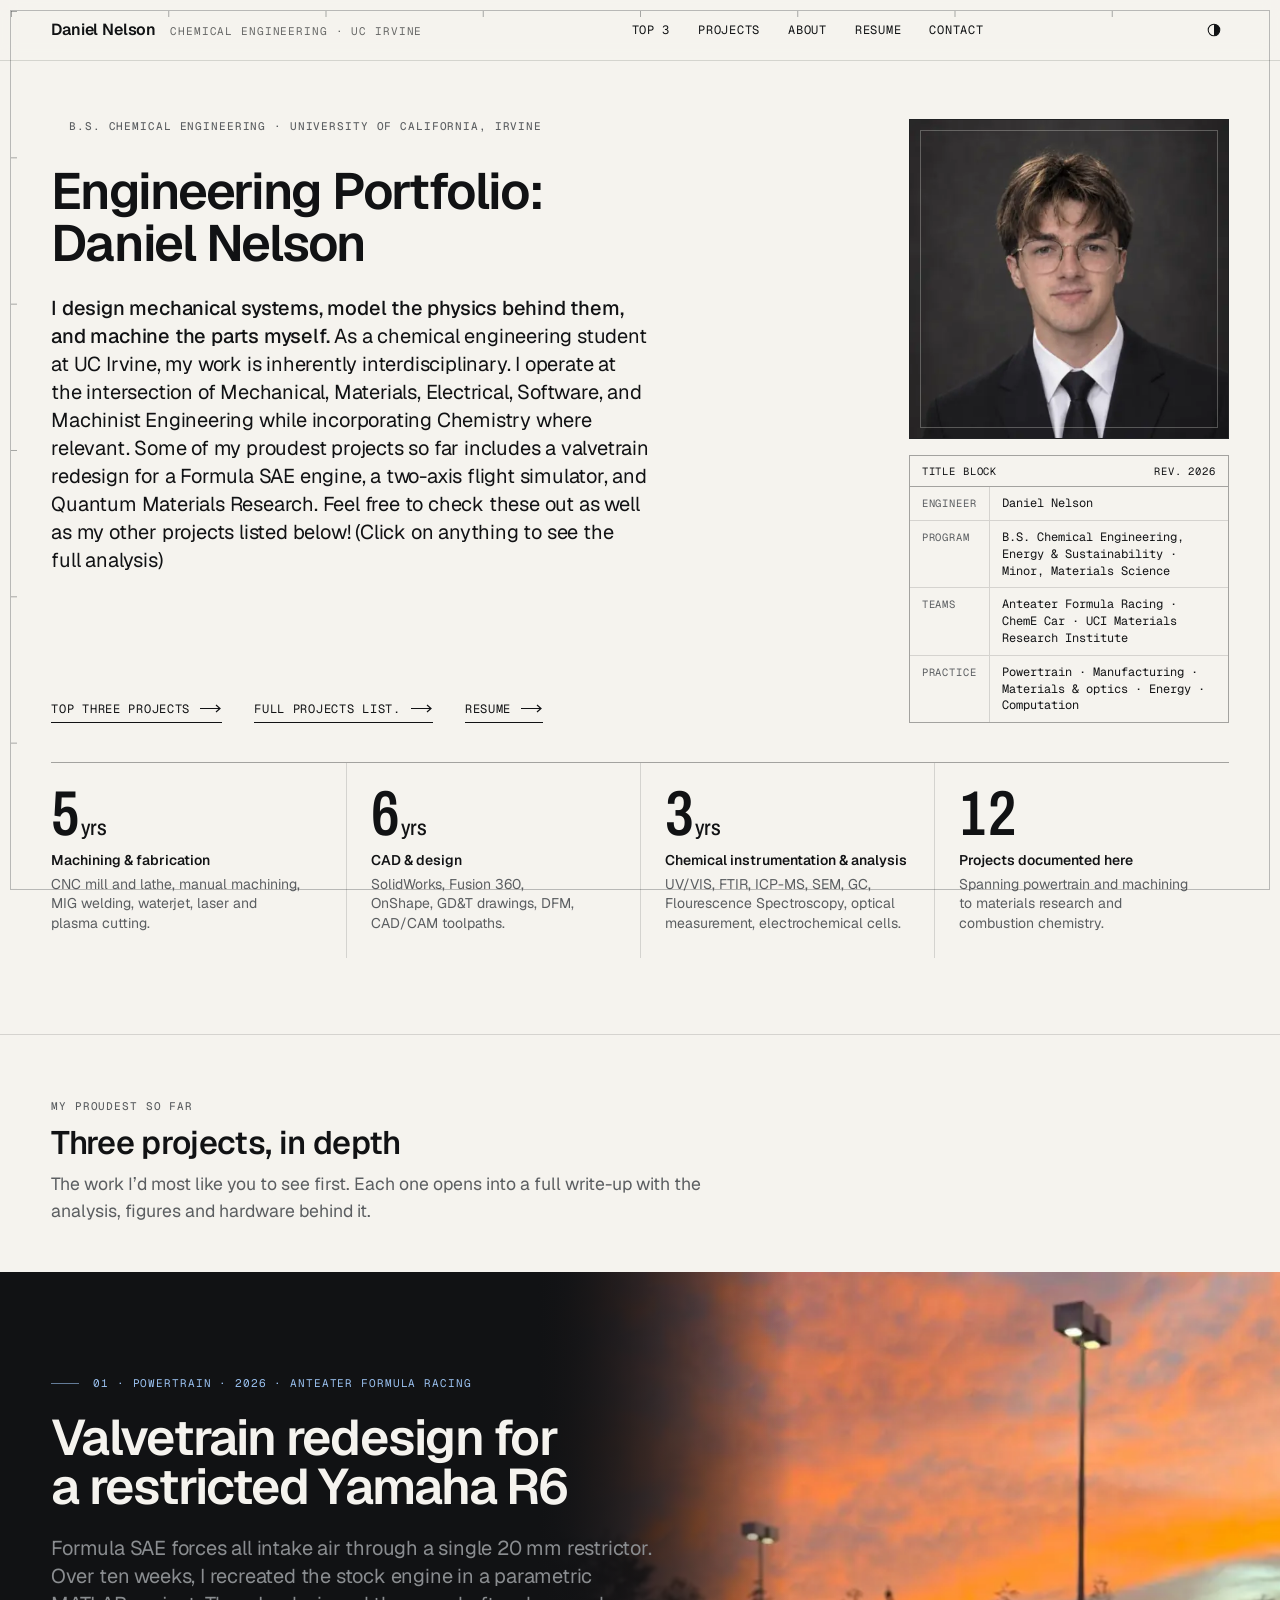
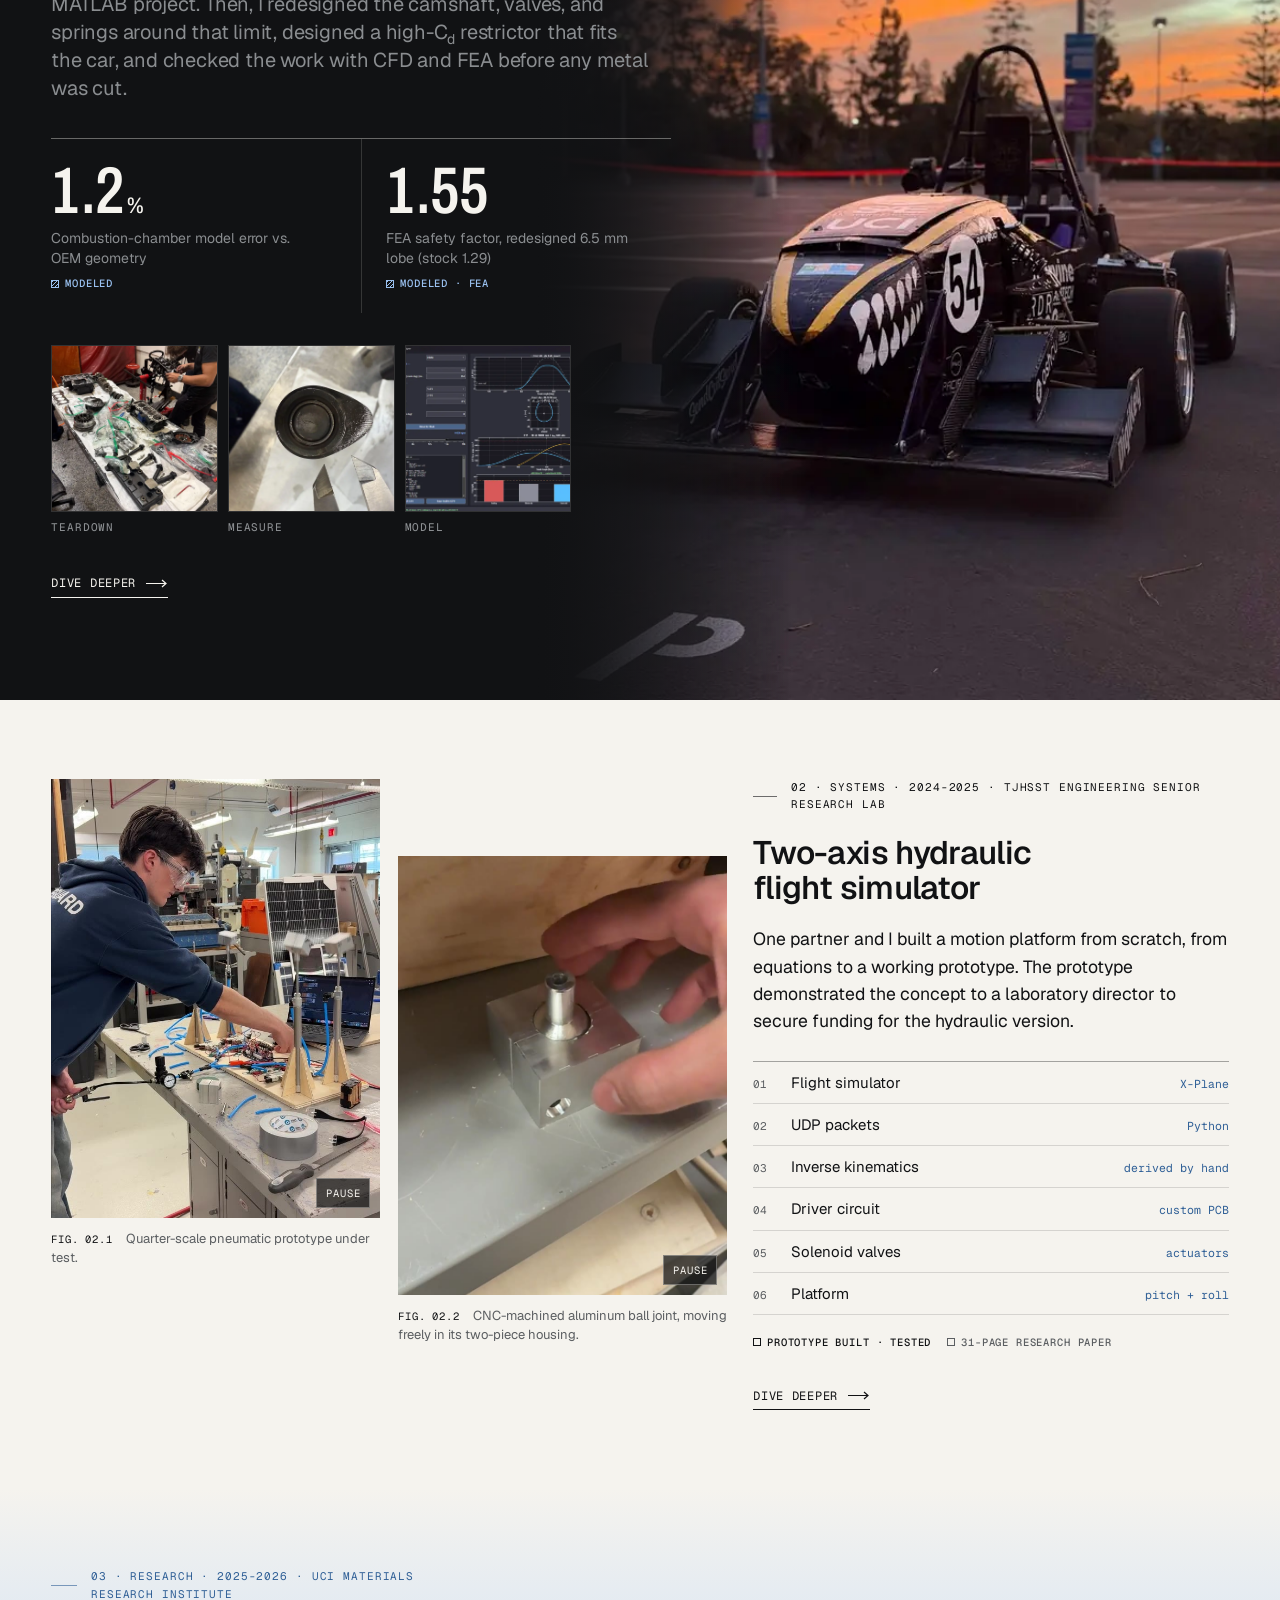
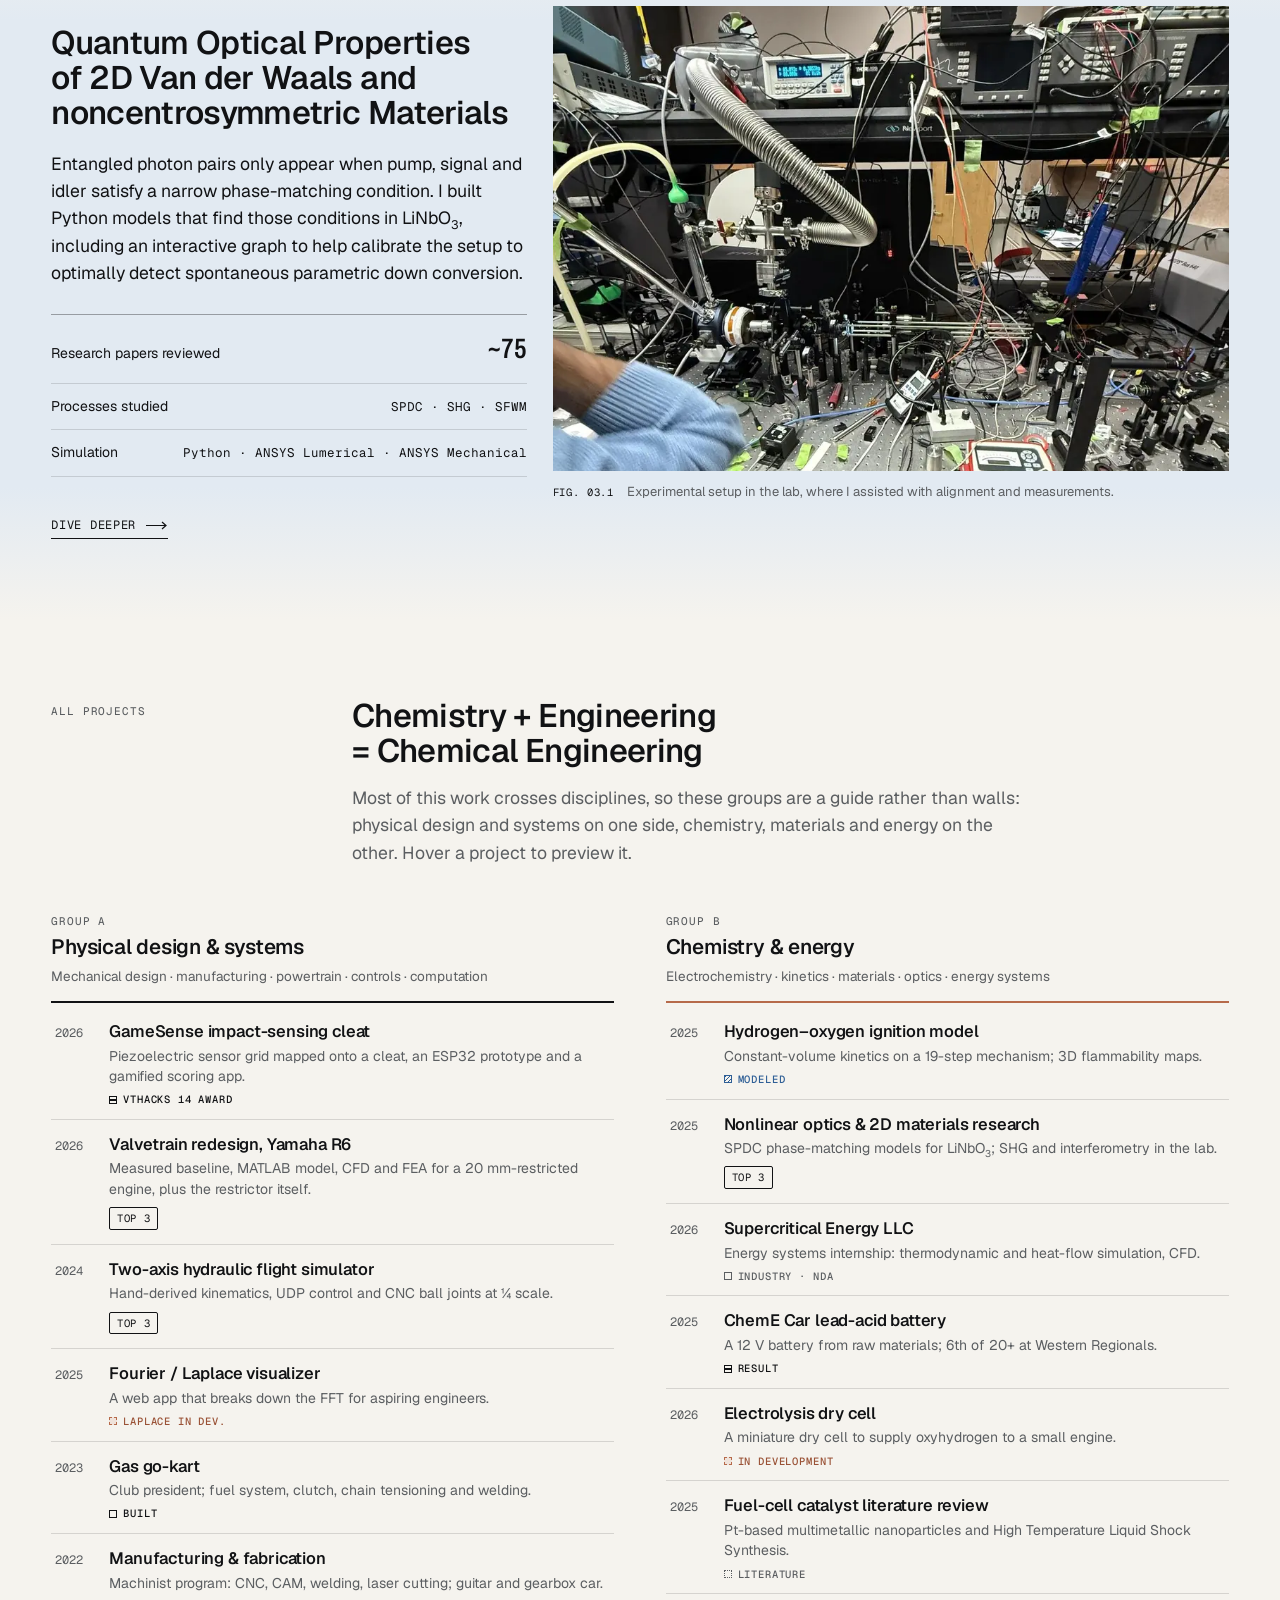
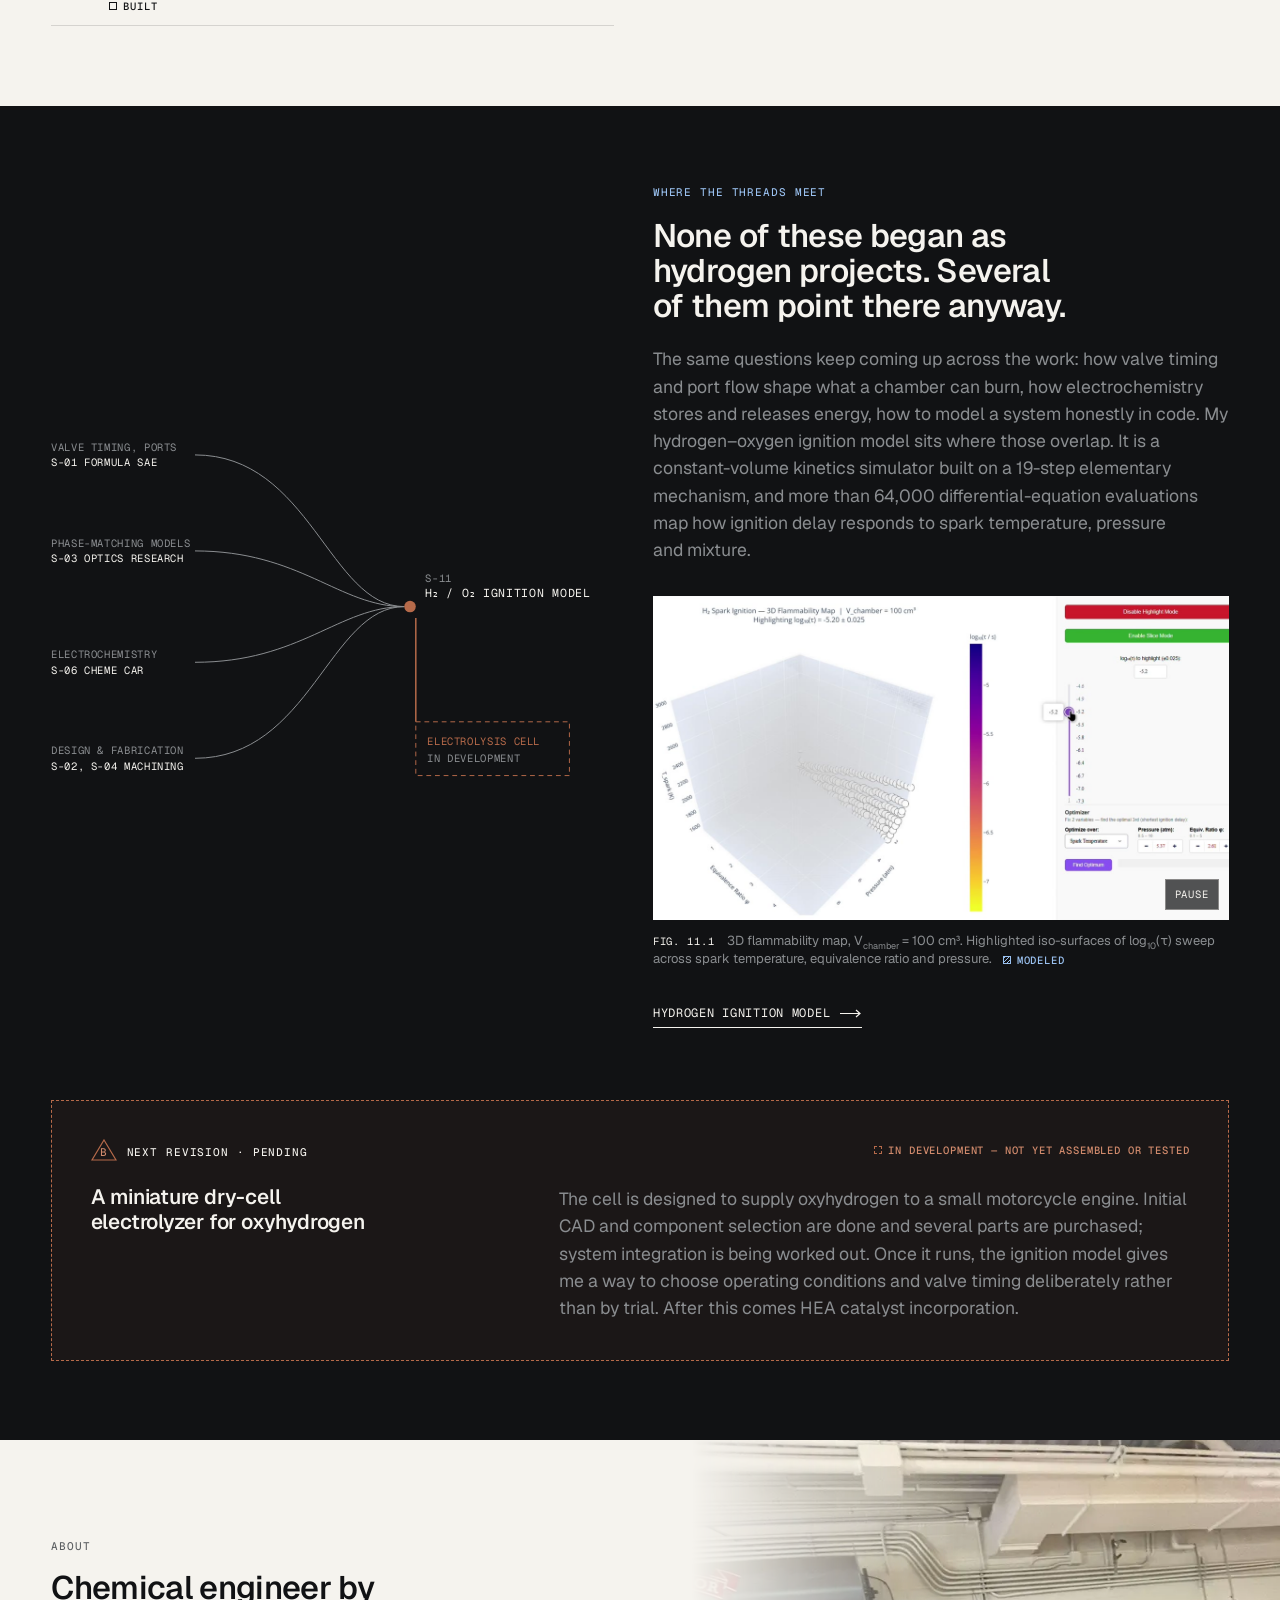
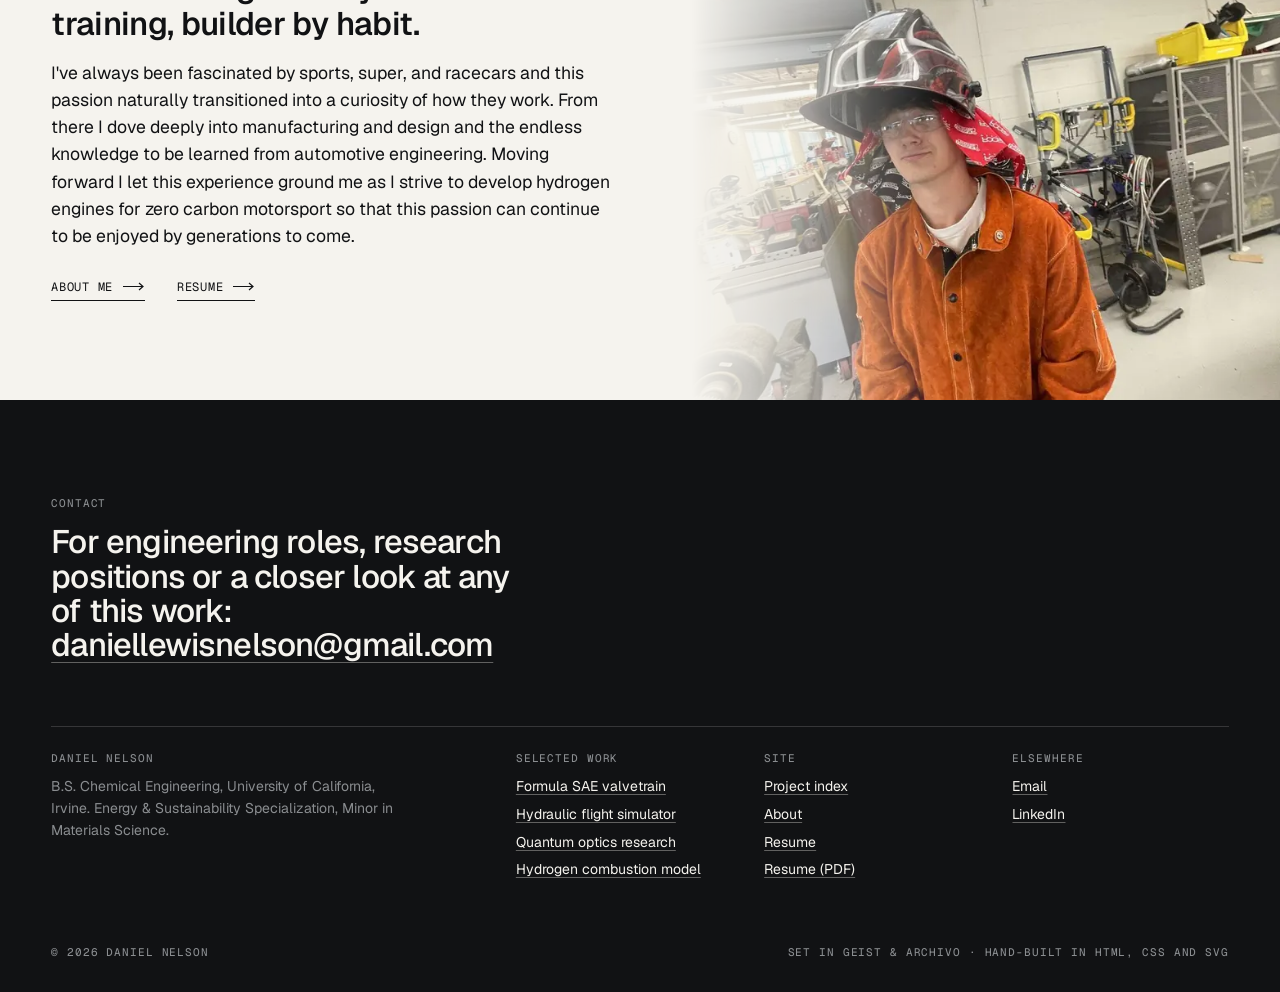
<file: index.html>
<!DOCTYPE html>
<html lang="en">
<head>
<meta charset="utf-8">
<meta name="viewport" content="width=device-width, initial-scale=1">
<title>Daniel Nelson — Engineering Portfolio</title>
<meta name="description" content="Daniel Nelson, chemical engineering student at UC Irvine: Formula SAE valvetrain redesign, a two-axis hydraulic motion platform, nonlinear-optics research, manufacturing and computational modeling.">
<meta name="author" content="Daniel Nelson">
<meta name="theme-color" content="#F5F3EE">
<link rel="canonical" href="https://dnl2030.github.io/EngineeringPortfolioDanielN/">
<meta property="og:type" content="website">
<meta property="og:site_name" content="Daniel Nelson — Engineering Portfolio">
<meta property="og:title" content="Daniel Nelson — Engineering Portfolio">
<meta property="og:description" content="Daniel Nelson, chemical engineering student at UC Irvine: Formula SAE valvetrain redesign, a two-axis hydraulic motion platform, nonlinear-optics research, manufacturing and computational modeling.">
<meta property="og:url" content="https://dnl2030.github.io/EngineeringPortfolioDanielN/">
<meta property="og:image" content="https://dnl2030.github.io/EngineeringPortfolioDanielN/assets/img/og/fsae-valvetrain--41-fsae-car-sunset-hero.jpg">
<meta name="twitter:card" content="summary_large_image">
<link rel="icon" href="assets/favicon.svg" type="image/svg+xml">
<link rel="preload" href="assets/fonts/geist.woff2" as="font" type="font/woff2" crossorigin>
<script>(function(){var t;try{t=localStorage.getItem("theme")}catch(e){}if(t!=="light"&&t!=="dark")t=window.matchMedia&&matchMedia("(prefers-color-scheme: dark)").matches?"dark":"light";document.documentElement.setAttribute("data-theme",t)})();</script>
<link rel="stylesheet" href="assets/css/site.css">
<script type="application/ld+json">{"@context": "https://schema.org", "@type": "Person", "name": "Daniel Nelson", "jobTitle": "Chemical Engineering student", "affiliation": {"@type": "CollegeOrUniversity", "name": "University of California, Irvine"}, "email": "mailto:daniellewisnelson@gmail.com", "sameAs": ["https://www.linkedin.com/in/daniellewisnelson"], "url": "https://dnl2030.github.io/EngineeringPortfolioDanielN/"}</script>
</head>
<body>
<a class="skip-link" href="#main">Skip to content</a>
<div class="frame" aria-hidden="true"></div>
<header class="topbar">
  <div class="wrap topbar__inner">
    <a class="brand" href="index.html"><span class="brand__name">Daniel Nelson</span><span class="brand__role">Chemical Engineering · UC Irvine</span></a>
    <button class="nav__toggle" type="button" aria-expanded="false" aria-controls="site-nav">Menu</button>
    <nav id="site-nav" class="nav" aria-label="Primary">
      <a href="index.html#work">Top 3</a>
      <a href="index.html#index">Projects</a>
      <a href="about.html">About</a>
      <a href="resume.html">Resume</a>
      <a href="mailto:daniellewisnelson@gmail.com">Contact</a>
    </nav>
    <button class="theme-toggle" type="button" aria-label="Switch to dark theme" title="Light / dark">
      <svg viewBox="0 0 20 20" aria-hidden="true"><circle cx="10" cy="10" r="7.25" fill="none" stroke="currentColor" stroke-width="1.3"/><path d="M10 2.75a7.25 7.25 0 0 1 0 14.5z" fill="currentColor"/></svg>
    </button>
  </div>
</header>
<main id="main">

  <!-- ============ IDENTITY ============ -->
  <section class="hero wrap" aria-labelledby="hero-title">
    <div class="hero__grid">
      <div class="hero__text">
        <div class="hero__eyebrow">
          <span class="label" style="color:var(--ink)"></span>
          <span class="label">B.S. Chemical Engineering · University of California, Irvine</span>
        </div>
        <h1 id="hero-title" class="hero-statement">Engineering Portfolio: Daniel Nelson</h1>
        <p class="lead hero__lead"><span class="hero__lead-first">I design mechanical systems, model the physics behind them, and machine the parts myself.</span> As a chemical engineering student at UC Irvine, my work is inherently interdisciplinary. I operate at the intersection of Mechanical, Materials, Electrical, Software, and Machinist Engineering while incorporating Chemistry where relevant. Some of my proudest projects so far includes a valvetrain redesign for a Formula SAE engine, a two-axis flight simulator, and Quantum Materials Research. Feel free to check these out as well as my other projects listed below! (Click on anything to see the full analysis)</p>
        <div class="hero__cta">
          <a class="arrow-link" href="#work">Top three projects</a>
          <a class="arrow-link" href="#index">Full projects list.</a>
          <a class="arrow-link" href="resume.html">Resume</a>
        </div>
      </div>
      <div class="hero__side">
        <figure class="fig hero__portrait">
          <div class="hero__portrait-frame">
            <img src="assets/img/portrait/01-headshot.webp" srcset="assets/img/portrait/01-headshot-sm.webp 480w, assets/img/portrait/01-headshot.webp 657w" sizes="(min-width: 1000px) 34vw, 100vw" width="657" height="657" alt="Portrait of Daniel Nelson" fetchpriority="high" decoding="async">
          </div>
                  </figure>
        <div class="title-block"><div class="title-block__head"><span>Title block</span><span>Rev. 2026</span></div><dl class="tb">
          <dt>Engineer</dt><dd>Daniel Nelson</dd>
          <dt>Program</dt><dd>B.S. Chemical Engineering, Energy &amp; Sustainability · Minor, Materials Science</dd>
          <dt>Teams</dt><dd>Anteater Formula Racing · ChemE Car · UCI Materials Research Institute</dd>
          <dt>Practice</dt><dd>Powertrain · Manufacturing · Materials &amp; optics · Energy · Computation</dd>
        </dl></div>
      </div>
    </div>
  </section>

  <!-- ============ EXPERIENCE ============ -->
  <section class="spec-strip wrap" aria-label="Experience">
    <div class="specs specs--exp">
      <div class="spec" data-reveal style="--i:0">
        <span class="spec__num num">5<small>yrs</small></span>
        <p class="spec__text"><strong>Machining &amp; fabrication</strong>CNC mill and lathe, manual machining, MIG welding, waterjet, laser and plasma cutting.</p>
      </div>
      <div class="spec" data-reveal style="--i:1">
        <span class="spec__num num">6<small>yrs</small></span>
        <p class="spec__text"><strong>CAD &amp; design</strong>SolidWorks, Fusion 360, OnShape, GD&amp;T drawings, DFM, CAD/CAM toolpaths.</p>
      </div>
      <div class="spec" data-reveal style="--i:2">
        <span class="spec__num num">3<small>yrs</small></span>
        <p class="spec__text"><strong>Chemical instrumentation &amp; analysis</strong>UV/VIS, FTIR, ICP-MS, SEM, GC, Flourescence Spectroscopy, optical measurement, electrochemical cells.</p>
      </div>
      <div class="spec" data-reveal style="--i:3">
        <span class="spec__num num">12</span>
        <p class="spec__text"><strong>Projects documented here</strong>Spanning powertrain and machining to materials research and combustion chemistry.</p>
      </div>
    </div>
  </section>

  <!-- ============ SELECTED WORK ============ -->
  <div id="work">
    <header class="wrap top3-head" aria-labelledby="top3-title">
      <p class="label">My Proudest So Far</p>
      <h2 id="top3-title" class="h2">Three projects, in depth</h2>
      <p class="muted">The work I’d most like you to see first. Each one opens into a full write-up with the analysis, figures and hardware behind it.</p>
    </header>


    <!-- 01 FSAE: dark plate, image fades into carbon -->
    <section class="plate bleed bleed--stack feature-fsae-split" aria-labelledby="w1">
      <div class="bleed__media feature-fsae-split__media">
        <img src="assets/img/fsae-valvetrain/41-fsae-car-sunset-hero.webp" srcset="assets/img/fsae-valvetrain/41-fsae-car-sunset-hero-sm.webp 720w, assets/img/fsae-valvetrain/41-fsae-car-sunset-hero.webp 1500w" sizes="(min-width: 1000px) 55vw, 100vw" width="1500" height="2000" alt="Anteater Formula Racing car parked at sunset under an orange sky" loading="lazy" decoding="async" class="fade-l" style="--fx:50%;--fy:62%">
      </div>
      <div class="bleed__scrim bleed__scrim--l" aria-hidden="true"></div>
      <div class="wrap bleed__content feature-fsae-split__content">
        <div class="feature-fsae-split__text">
          <p class="sheet-no" style="color:var(--blue)">01 · Powertrain · 2026 · Anteater Formula Racing</p>
          <h2 id="w1" class="h1" style="margin-top:22px">Valvetrain redesign for a restricted Yamaha&nbsp;R6</h2>
          <p class="lead" style="margin-top:22px;color:var(--graphite-lt)">Formula SAE forces all intake air through a single 20&nbsp;mm restrictor. Over ten weeks, I recreated the stock engine in a parametric MATLAB project. Then, I redesigned the camshaft, valves, and springs around that limit, designed a high-C<sub>d</sub> restrictor that fits the car, and checked the work with CFD and FEA before any metal was cut.</p>
          <div class="specs specs--compact" style="margin-top:36px">
            <div class="spec"><span class="spec__num num">1.2<small>%</small></span><p class="spec__text">Combustion-chamber model error vs. OEM geometry</p><span class="ev ev--modeled">Modeled</span></div>
            <div class="spec"><span class="spec__num num">1.55</span><p class="spec__text">FEA safety factor, redesigned 6.5&nbsp;mm lobe (stock 1.29)</p><span class="ev ev--modeled">Modeled · FEA</span></div>
          </div>
          <div class="fsae-strip">
            <figure><img src="assets/img/fsae-valvetrain/35-engine-teardown-bench.webp" srcset="assets/img/fsae-valvetrain/35-engine-teardown-bench-sm.webp 720w, assets/img/fsae-valvetrain/35-engine-teardown-bench.webp 1500w" sizes="160px" width="1500" height="2000" alt="Disassembled R6 engine parts across a workbench during teardown" loading="lazy" decoding="async" class="cover"><figcaption class="label">Teardown</figcaption></figure>
            <figure><img src="assets/img/fsae-valvetrain/10-cam-lobe-measurement.webp" srcset="assets/img/fsae-valvetrain/10-cam-lobe-measurement-sm.webp 960w, assets/img/fsae-valvetrain/10-cam-lobe-measurement.webp 2000w" sizes="160px" width="2000" height="1500" alt="Close-up of a stock R6 cam lobe prepared for measurement" loading="lazy" decoding="async" class="cover"><figcaption class="label">Measure</figcaption></figure>
            <figure><img src="assets/img/fsae-valvetrain/15-cam-profile-designer-app.webp" srcset="assets/img/fsae-valvetrain/15-cam-profile-designer-app-sm.webp 960w, assets/img/fsae-valvetrain/15-cam-profile-designer-app.webp 1226w" sizes="160px" width="1226" height="867" alt="MATLAB cam profile designer application comparing lift profiles" loading="lazy" decoding="async" class="cover" style="--fx:30%"><figcaption class="label">Model</figcaption></figure>
          </div>
          <p style="margin-top:32px"><a class="arrow-link" href="work/fsae-valvetrain.html">Dive Deeper</a></p>
        </div>
      </div>
    </section>

    <!-- 02 Flight simulator: video-led split -->
    <section class="section wrap" aria-labelledby="w2">
      <div class="feature-split">
        <div class="feature-sim__media">
          <div class="sim-pair">
            <figure class="fig">
              <div class="fig__media frame-3x4"><video src="assets/video/hydraulic-flight-simulator--prototype-test--loop.mp4" poster="assets/video/hydraulic-flight-simulator--prototype-test--loop.jpg" width="606" height="1080" muted loop playsinline preload="none" data-autoplay role="img" aria-label="Pneumatic prototype: four cylinders extending and retracting independently on command"></video></div>
              <figcaption><span class="fig__no">Fig. 02.1</span> Quarter-scale pneumatic prototype under test.</figcaption>
            </figure>
            <figure class="fig sim-pair__second">
              <div class="fig__media frame-3x4"><video src="assets/video/hydraulic-flight-simulator--ball-joint-walkaround--loop.mp4" poster="assets/video/hydraulic-flight-simulator--ball-joint-walkaround--loop.jpg" width="720" height="1280" muted loop playsinline preload="none" data-autoplay role="img" aria-label="CNC-machined aluminum ball joint being tilted and rotated by hand to show free movement"></video></div>
              <figcaption><span class="fig__no">Fig. 02.2</span> CNC-machined aluminum ball joint, moving freely in its two-piece housing.</figcaption>
            </figure>
          </div>
        </div>
        <div class="feature-sim__text">
          <p class="sheet-no">02 · Systems · 2024-2025 · TJHSST Engineering Senior Research Lab</p>
          <h2 id="w2" class="h2" style="margin-top:22px">Two-axis hydraulic flight simulator</h2>
          <p style="margin-top:20px">One partner and I built a motion platform from scratch, from equations to a working prototype. The prototype demonstrated the concept to a laboratory director to secure funding for the hydraulic version.</p>
          <ol class="chain">
            <li><span>Flight simulator</span><em>X-Plane</em></li>
            <li><span>UDP packets</span><em>Python</em></li>
            <li><span>Inverse kinematics</span><em>derived by hand</em></li>
            <li><span>Driver circuit</span><em>custom PCB</em></li>
            <li><span>Solenoid valves</span><em>actuators</em></li>
            <li><span>Platform</span><em>pitch + roll</em></li>
          </ol>
          <div style="display:flex;flex-wrap:wrap;gap:8px 16px;margin-top:22px">
            <span class="ev ev--built">Prototype built · tested</span>
            <span class="ev ev--documented">31-page research paper</span>
          </div>
          <p style="margin-top:32px"><a class="arrow-link" href="work/hydraulic-flight-simulator.html">Dive Deeper</a></p>
        </div>
      </div>
    </section>
    <!-- 03 Optics: lab photo, enlarged -->
    <section class="section section--optics" aria-labelledby="w3">
      <div class="wrap feature-split">
        <div class="feature-opt__text">
          <p class="sheet-no" style="color:var(--blue-ink)">03 · Research · 2025-2026 · UCI Materials Research Institute</p>
          <h2 id="w3" class="h2" style="margin-top:22px">Quantum Optical Properties of 2D Van der Waals and noncentrosymmetric Materials</h2>
          <p style="margin-top:20px">Entangled photon pairs only appear when pump, signal and idler satisfy a narrow phase-matching condition. I built Python models that find those conditions in LiNbO<sub>3</sub>, including an interactive graph to help calibrate the setup to optimally detect spontaneous parametric down conversion.</p>
          <ul class="facts" style="margin-top:28px">
            <li><span>Research papers reviewed</span><span class="num" style="font-size:28px">~75</span></li>
            <li><span>Processes studied</span><span class="mono">SPDC · SHG · SFWM</span></li>
            <li><span>Simulation</span><span class="mono">Python · ANSYS Lumerical · ANSYS Mechanical</span></li>
          </ul>
          <p style="margin-top:32px"><a class="arrow-link" href="work/quantum-optics-research.html">Dive Deeper</a></p>
        </div>
        <figure class="fig feature-opt__media optics-photo">
          <div class="fig__media"><img src="assets/img/quantum-optics-research/02-optics-lab-experimental-setup.webp" srcset="assets/img/quantum-optics-research/02-optics-lab-experimental-setup-sm.webp 960w, assets/img/quantum-optics-research/02-optics-lab-experimental-setup.webp 1280w" sizes="(min-width: 1000px) 58vw, 100vw" width="1280" height="1003" alt="Optical table crowded with mirrors, mounts, cabling and measurement electronics in the research lab" loading="lazy" decoding="async" class="cover" style="--fy:42%"></div>
          <figcaption><span class="fig__no">Fig. 03.1</span> Experimental setup in the lab, where I assisted with alignment and measurements.</figcaption>
        </figure>
      </div>
    </section>
  </div>


  <!-- ============ ALL PROJECTS, BY DISCIPLINE ============ -->
  <section id="index" class="section wrap projects" aria-labelledby="index-title">
    <div class="sec-head">
      <p class="label">All projects</p>
      <h2 id="index-title" class="h2">Chemistry + Engineering = Chemical Engineering</h2>
      <p class="muted">Most of this work crosses disciplines, so these groups are a guide rather than walls: physical design and systems on one side, chemistry, materials and energy on the other. Hover a project to preview it.</p>
    </div>

    <div class="disc-map disc-map--two">
      <div class="disc disc--design" aria-labelledby="g-design">
        <div class="disc__head">
          <p class="label">Group A</p>
          <h3 id="g-design" class="h3">Physical design &amp; systems</h3>
          <p class="disc__sub">Mechanical design · manufacturing · powertrain · controls · computation</p>
        </div>
        <ol class="plist">
          <li><a class="pitem" href="work/gamesense.html" data-thumb="assets/img/gamesense/02-piezo-grid-intersection-map-sm.webp"><span class="pitem__yr">2026</span><span class="pitem__t">GameSense impact-sensing cleat</span><span class="pitem__d">Piezoelectric sensor grid mapped onto a cleat, an ESP32 prototype and a gamified scoring app.</span><span class="ev ev--result">VTHacks 14 award</span></a></li>
          <li><a class="pitem is-top" href="work/fsae-valvetrain.html" data-thumb="assets/img/fsae-valvetrain/09-r6-engine-camshafts-exposed-sm.webp"><span class="pitem__yr">2026</span><span class="pitem__t">Valvetrain redesign, Yamaha R6</span><span class="pitem__d">Measured baseline, MATLAB model, CFD and FEA for a 20&nbsp;mm-restricted engine, plus the restrictor itself.</span><span class="tag tag--top">Top 3</span></a></li>
          <li><a class="pitem is-top" href="work/hydraulic-flight-simulator.html" data-thumb="assets/img/hydraulic-flight-simulator/07-ball-joint-mounted-on-piston-sm.webp"><span class="pitem__yr">2024</span><span class="pitem__t">Two-axis hydraulic flight simulator</span><span class="pitem__d">Hand-derived kinematics, UDP control and CNC ball joints at ¼ scale.</span><span class="tag tag--top">Top 3</span></a></li>
          <li><a class="pitem" href="work/fourier-visualizer.html" data-thumb="assets/img/fourier-visualizer/01-fourier-lab-square-wave-series-sm.webp"><span class="pitem__yr">2025</span><span class="pitem__t">Fourier / Laplace visualizer</span><span class="pitem__d">A web app that breaks down the FFT for aspiring engineers.</span><span class="ev ev--dev">Laplace in dev.</span></a></li>
          <li><a class="pitem" href="work/go-kart.html" data-thumb="assets/img/go-kart/02-gas-and-electric-karts-sm.webp"><span class="pitem__yr">2023</span><span class="pitem__t">Gas go-kart</span><span class="pitem__d">Club president; fuel system, clutch, chain tensioning and welding.</span><span class="ev ev--built">Built</span></a></li>
          <li><a class="pitem" href="work/manufacturing.html" data-thumb="assets/img/guitar/02-body-drying-after-clear-coat-sm.webp"><span class="pitem__yr">2022</span><span class="pitem__t">Manufacturing &amp; fabrication</span><span class="pitem__d">Machinist program: CNC, CAM, welding, laser cutting; guitar and gearbox car.</span><span class="ev ev--built">Built</span></a></li>
        </ol>
      </div>

      <div class="disc disc--chem" aria-labelledby="g-chem">
        <div class="disc__head">
          <p class="label">Group B</p>
          <h3 id="g-chem" class="h3">Chemistry &amp; energy</h3>
          <p class="disc__sub">Electrochemistry · kinetics · materials · optics · energy systems</p>
        </div>
        <ol class="plist">
          <li><a class="pitem" href="work/hydrogen-combustion.html" data-thumb="assets/img/hydrogen-combustion/01-spark-ignition-flammability-map-sm.webp"><span class="pitem__yr">2025</span><span class="pitem__t">Hydrogen–oxygen ignition model</span><span class="pitem__d">Constant-volume kinetics on a 19-step mechanism; 3D flammability maps.</span><span class="ev ev--modeled">Modeled</span></a></li>
          <li><a class="pitem is-top" href="work/quantum-optics-research.html" data-thumb="assets/img/quantum-optics-research/02-optics-lab-experimental-setup-sm.webp"><span class="pitem__yr">2025</span><span class="pitem__t">Nonlinear optics &amp; 2D materials research</span><span class="pitem__d">SPDC phase-matching models for LiNbO<sub>3</sub>; SHG and interferometry in the lab.</span><span class="tag tag--top">Top 3</span></a></li>
          <li><a class="pitem" href="work/supercritical-energy.html"><span class="pitem__yr">2026</span><span class="pitem__t">Supercritical Energy LLC</span><span class="pitem__d">Energy systems internship: thermodynamic and heat-flow simulation, CFD.</span><span class="ev ev--documented">Industry · NDA</span></a></li>
          <li><a class="pitem" href="work/chemecar.html" data-thumb="assets/img/chemecar/01-battery-cell-assembly-sm.webp"><span class="pitem__yr">2025</span><span class="pitem__t">ChemE Car lead-acid battery</span><span class="pitem__d">A 12&nbsp;V battery from raw materials; 6th of 20+ at Western Regionals.</span><span class="ev ev--result">Result</span></a></li>
          <li><a class="pitem" href="work/hydrogen-combustion.html#next"><span class="pitem__yr">2026</span><span class="pitem__t">Electrolysis dry cell</span><span class="pitem__d">A miniature dry cell to supply oxyhydrogen to a small engine.</span><span class="ev ev--dev">In development</span></a></li>
          <li><a class="pitem" href="work/catalyst-review.html"><span class="pitem__yr">2025</span><span class="pitem__t">Fuel-cell catalyst literature review</span><span class="pitem__d">Pt-based multimetallic nanoparticles and High Temperature Liquid Shock Synthesis.</span><span class="ev ev--literature">Literature</span></a></li>
        </ol>
      </div>
    </div>
  </section>

  <!-- ============ CONVERGENCE ============ -->
  <section class="plate section converge-section" aria-labelledby="conv-title">
    <div class="wrap">
      <div class="converge">
        <div class="converge__diagram">
          <svg viewBox="0 0 600 420" role="img" aria-labelledby="conv-svg-t" data-draw>
            <title id="conv-svg-t">Threads from four earlier projects meeting at the hydrogen ignition model, with a dashed line continuing to the electrolysis cell in development</title>
            <g fill="none" stroke-width="1">
              <path class="draw" pathLength="1" style="--i:0;stroke:var(--graphite-lt)" d="M150 52 C 270 52, 290 210, 368 210"/>
              <path class="draw" pathLength="1" style="--i:2;stroke:var(--graphite-lt)" d="M150 152 C 260 152, 300 210, 368 210"/>
              <path class="draw" pathLength="1" style="--i:4;stroke:var(--graphite-lt)" d="M150 268 C 260 268, 300 210, 368 210"/>
              <path class="draw" pathLength="1" style="--i:6;stroke:var(--graphite-lt)" d="M150 368 C 270 368, 290 210, 368 210"/>
              <path class="draw" pathLength="1" style="--i:12;stroke:var(--copper);stroke-width:1.5" d="M380 222 V 330"/>
            </g>
            <circle cx="374" cy="210" r="6" fill="var(--copper)" class="draw-fade" style="--i:10"/>
            <rect x="380" y="330" width="160" height="56" fill="none" stroke="var(--copper)" stroke-dasharray="5 4" class="draw-fade" style="--i:14"/>
            <g class="draw-fade" style="--i:1">
              <text x="0" y="48">Valve timing, ports</text><text x="0" y="64" style="fill:var(--paper)">S-01 Formula SAE</text>
              <text x="0" y="148">Phase-matching models</text><text x="0" y="164" style="fill:var(--paper)">S-03 Optics research</text>
              <text x="0" y="264">Electrochemistry</text><text x="0" y="280" style="fill:var(--paper)">S-06 ChemE Car</text>
              <text x="0" y="364">Design &amp; fabrication</text><text x="0" y="380" style="fill:var(--paper)">S-02, S-04 Machining</text>
            </g>
            <g class="draw-fade" style="--i:10">
              <text x="390" y="200" class="node-main">H₂ / O₂ ignition model</text>
              <text x="390" y="184">S-11</text>
            </g>
            <g class="draw-fade" style="--i:14">
              <text x="392" y="354" style="fill:var(--copper)">Electrolysis cell</text>
              <text x="392" y="372">In development</text>
            </g>
          </svg>
        </div>
        <div class="converge__text">
          <p class="label" style="color:var(--blue)">Where the threads meet</p>
          <h2 id="conv-title" class="h2" style="margin-top:18px">None of these began as hydrogen projects. Several of them point there anyway.</h2>
          <p style="margin-top:22px;color:var(--graphite-lt)">The same questions keep coming up across the work: how valve timing and port flow shape what a chamber can burn, how electrochemistry stores and releases energy, how to model a system honestly in code. My hydrogen–oxygen ignition model sits where those overlap. It is a constant-volume kinetics simulator built on a 19-step elementary mechanism, and more than 64,000 differential-equation evaluations map how ignition delay responds to spark temperature, pressure and mixture.</p>
          <figure class="fig" style="margin-top:32px">
            <div class="fig__media frame-16x9"><video src="assets/video/hydrogen-combustion--ignition-map-3d--loop.mp4" poster="assets/video/hydrogen-combustion--ignition-map-3d--loop.jpg" width="1280" height="690" muted loop playsinline preload="none" data-autoplay role="img" aria-label="Rotating 3D flammability map of hydrogen ignition delay across spark temperature, equivalence ratio and pressure"></video></div>
            <figcaption><span class="fig__no">Fig. 11.1</span> 3D flammability map, V<sub>chamber</sub> = 100&nbsp;cm³. Highlighted iso-surfaces of log<sub>10</sub>(τ) sweep across spark temperature, equivalence ratio and pressure. <span class="ev ev--modeled">Modeled</span></figcaption>
          </figure>
          <p style="margin-top:28px"><a class="arrow-link" href="work/hydrogen-combustion.html">Hydrogen ignition model</a></p>
        </div>
      </div>
      <div class="rev" style="margin-top:72px" id="next">
        <div class="rev__head">
          <span class="label" style="color:var(--paper)"><span class="rev__tri">B</span>Next revision · pending</span>
          <span class="ev ev--dev">In development — not yet assembled or tested</span>
        </div>
        <div class="grid">
          <h3 class="h3 c-1-5">A miniature dry-cell electrolyzer for oxyhydrogen</h3>
          <p class="c-6-12" style="color:var(--graphite-lt)">The cell is designed to supply oxyhydrogen to a small motorcycle engine. Initial CAD and component selection are done and several parts are purchased; system integration is being worked out. Once it runs, the ignition model gives me a way to choose operating conditions and valve timing deliberately rather than by trial. After this comes HEA catalyst incorporation.</p>
        </div>
      </div>
    </div>
  </section>

  <!-- ============ ABOUT TEASER ============ -->
  <section class="bleed about-teaser" aria-labelledby="about-title">
    <div class="bleed__media about-teaser__media">
      <img src="assets/img/go-kart/04-welding-gear-portrait.webp" srcset="assets/img/go-kart/04-welding-gear-portrait-sm.webp 720w, assets/img/go-kart/04-welding-gear-portrait.webp 1500w" sizes="(min-width: 1000px) 40vw, 100vw" width="1500" height="2000" alt="Daniel Nelson in a welding jacket and helmet in the school shop" loading="lazy" decoding="async" class="fade-r" style="--fy:30%">
    </div>
    <div class="wrap bleed__content about-teaser__content">
      <div class="about-teaser__text">
        <p class="label">About</p>
        <h2 id="about-title" class="h2" style="margin-top:16px">Chemical engineer by training, builder by habit.</h2>
        <p style="margin-top:18px">I've always been fascinated by sports, super, and racecars and this passion naturally transitioned into a curiosity of how they work. From there I dove deeply into manufacturing and design and the endless knowledge to be learned from automotive engineering. Moving forward I let this experience ground me as I strive to develop hydrogen engines for zero carbon motorsport so that this passion can continue to be enjoyed by generations to come.</p>
        <p style="margin-top:28px;display:flex;flex-wrap:wrap;gap:16px 32px"><a class="arrow-link" href="about.html">About me</a><a class="arrow-link" href="resume.html">Resume</a></p>
      </div>
    </div>
  </section>

</main>
<footer class="footer" id="contact">
  <div class="wrap">
    <p class="label" style="color:var(--graphite-lt)">Contact</p>
    <p class="footer__big" style="margin-top:14px">For engineering roles, research positions or a closer look at any of this work: <a href="mailto:daniellewisnelson@gmail.com">daniellewisnelson@gmail.com</a></p>
    <div class="footer__grid">
      <div>
        <span class="label">Daniel Nelson</span>
        <p class="muted" style="font-size:14px;max-width:40ch;color:var(--graphite-lt)">B.S. Chemical Engineering, University of California, Irvine. Energy &amp; Sustainability Specialization, Minor in Materials Science.</p>
      </div>
      <div>
        <span class="label">Selected work</span>
        <ul>
          <li><a href="work/fsae-valvetrain.html">Formula SAE valvetrain</a></li>
          <li><a href="work/hydraulic-flight-simulator.html">Hydraulic flight simulator</a></li>
          <li><a href="work/quantum-optics-research.html">Quantum optics research</a></li>
          <li><a href="work/hydrogen-combustion.html">Hydrogen combustion model</a></li>
        </ul>
      </div>
      <div>
        <span class="label">Site</span>
        <ul>
          <li><a href="index.html#index">Project index</a></li>
          <li><a href="about.html">About</a></li>
          <li><a href="resume.html">Resume</a></li>
          <li><a href="assets/Resume_DanielNelson.pdf" download="Resume_DanielNelson.pdf">Resume (PDF)</a></li>
        </ul>
      </div>
      <div>
        <span class="label">Elsewhere</span>
        <ul>
          <li><a href="mailto:daniellewisnelson@gmail.com">Email</a></li>
          <li><a href="https://www.linkedin.com/in/daniellewisnelson" rel="noopener">LinkedIn</a></li>
        </ul>
      </div>
    </div>
    <div class="footer__base label"><span>© 2026 Daniel Nelson</span><span>Set in Geist &amp; Archivo · Hand-built in HTML, CSS and SVG</span></div>
  </div>
</footer>
<script src="assets/js/site.js" defer></script>
</body>
</html>
</file>
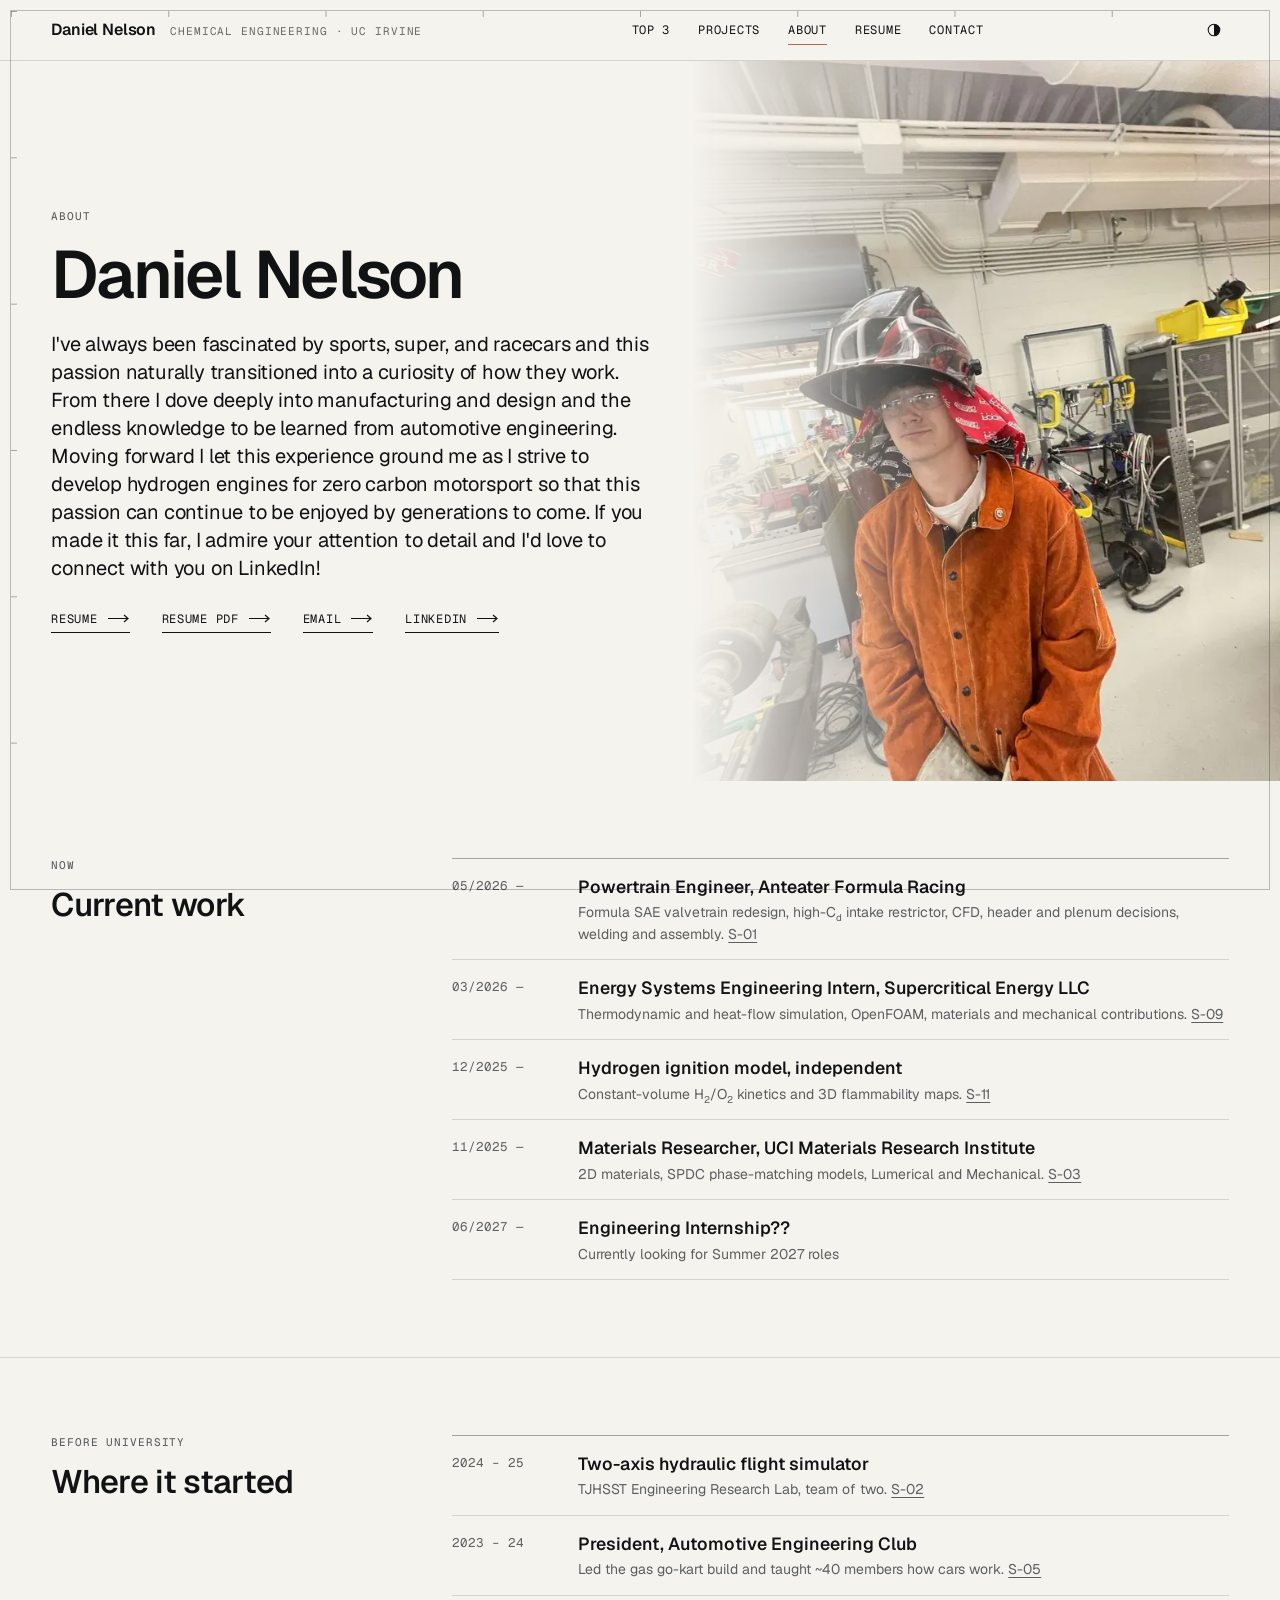
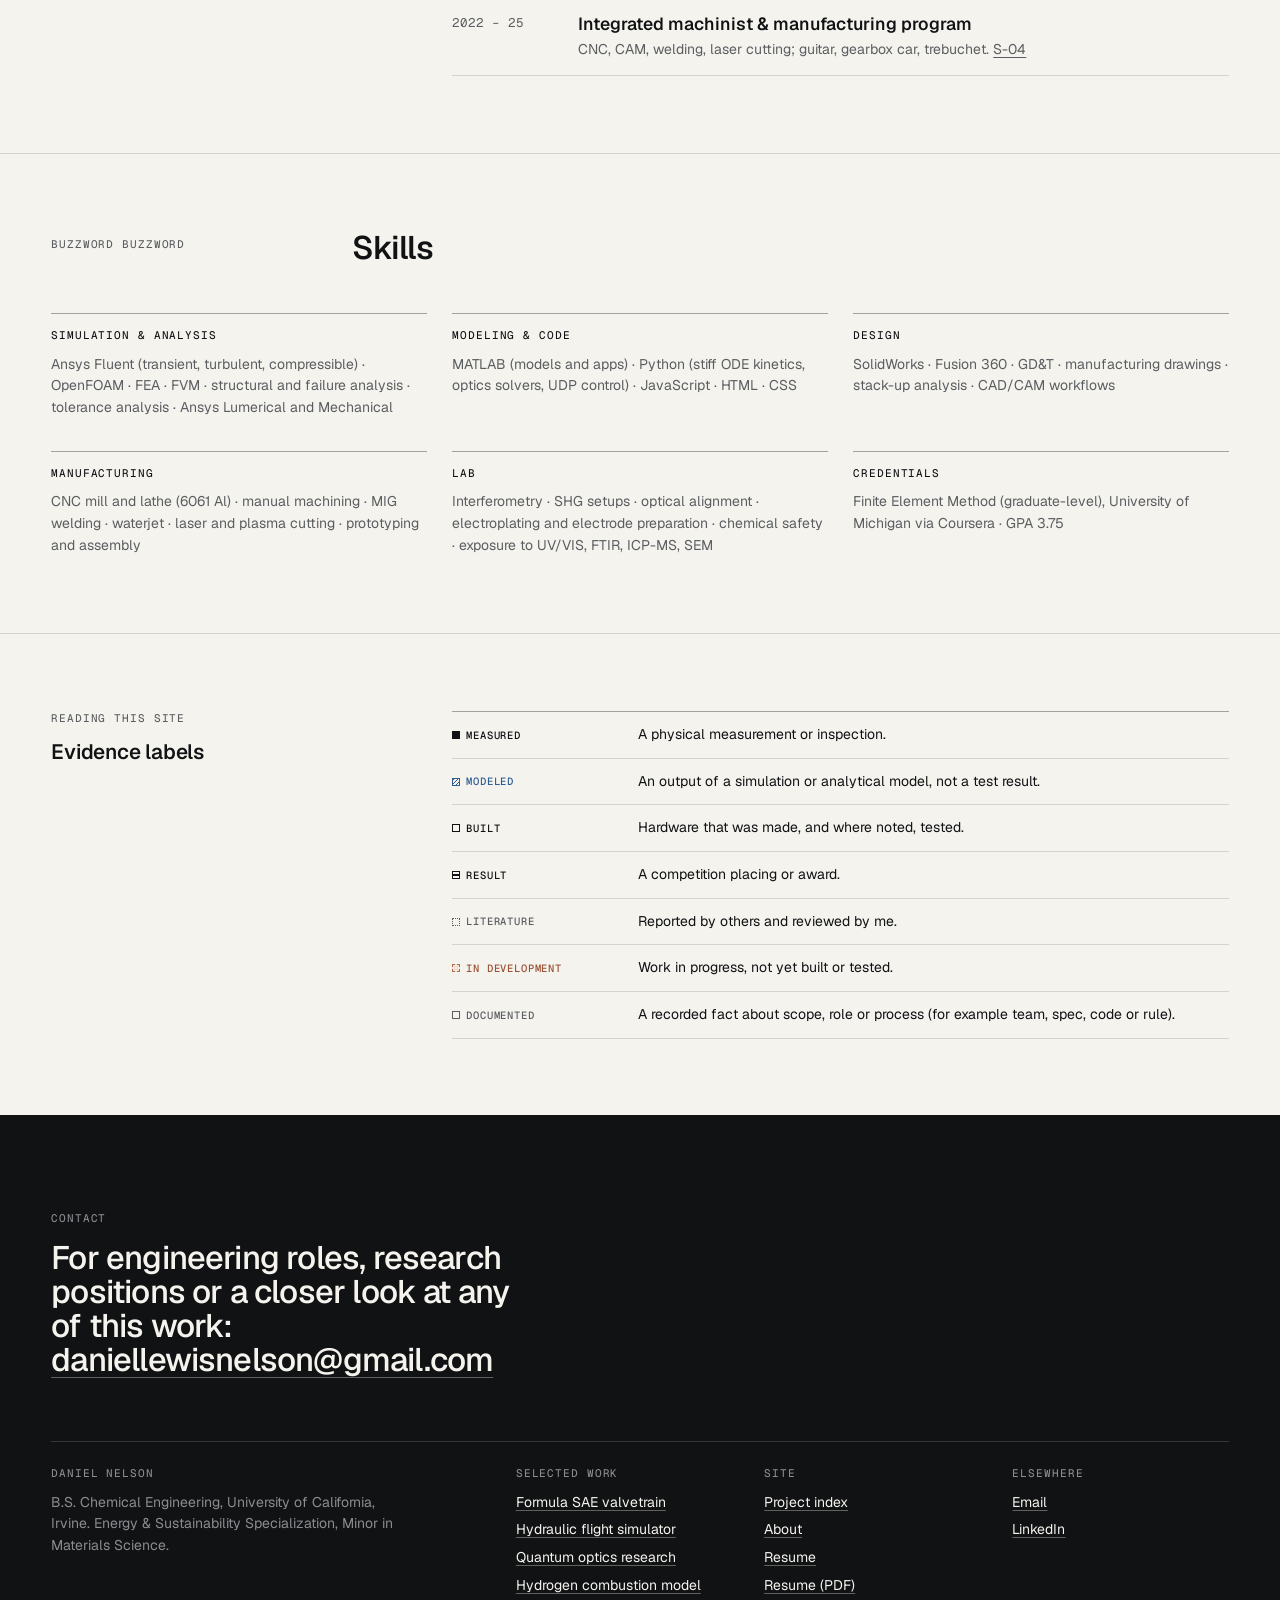
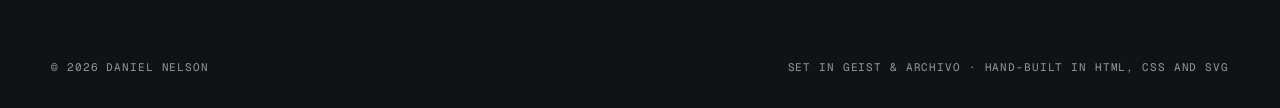
<file: about.html>
<!DOCTYPE html>
<html lang="en">
<head>
<meta charset="utf-8">
<meta name="viewport" content="width=device-width, initial-scale=1">
<title>About — Daniel Nelson</title>
<meta name="description" content="About Daniel Nelson: chemical engineering student at UC Irvine working across powertrain engineering, manufacturing, materials research and computational modeling.">
<meta name="author" content="Daniel Nelson">
<meta name="theme-color" content="#F5F3EE">
<link rel="canonical" href="https://dnl2030.github.io/EngineeringPortfolioDanielN/about.html">
<meta property="og:type" content="website">
<meta property="og:site_name" content="Daniel Nelson — Engineering Portfolio">
<meta property="og:title" content="About — Daniel Nelson">
<meta property="og:description" content="About Daniel Nelson: chemical engineering student at UC Irvine working across powertrain engineering, manufacturing, materials research and computational modeling.">
<meta property="og:url" content="https://dnl2030.github.io/EngineeringPortfolioDanielN/about.html">
<meta property="og:image" content="https://dnl2030.github.io/EngineeringPortfolioDanielN/assets/img/og/go-kart--04-welding-gear-portrait.jpg">
<meta name="twitter:card" content="summary_large_image">
<link rel="icon" href="assets/favicon.svg" type="image/svg+xml">
<link rel="preload" href="assets/fonts/geist.woff2" as="font" type="font/woff2" crossorigin>
<script>(function(){var t;try{t=localStorage.getItem("theme")}catch(e){}if(t!=="light"&&t!=="dark")t=window.matchMedia&&matchMedia("(prefers-color-scheme: dark)").matches?"dark":"light";document.documentElement.setAttribute("data-theme",t)})();</script>
<link rel="stylesheet" href="assets/css/site.css">
</head>
<body>
<a class="skip-link" href="#main">Skip to content</a>
<div class="frame" aria-hidden="true"></div>
<header class="topbar">
  <div class="wrap topbar__inner">
    <a class="brand" href="index.html"><span class="brand__name">Daniel Nelson</span><span class="brand__role">Chemical Engineering · UC Irvine</span></a>
    <button class="nav__toggle" type="button" aria-expanded="false" aria-controls="site-nav">Menu</button>
    <nav id="site-nav" class="nav" aria-label="Primary">
      <a href="index.html#work">Top 3</a>
      <a href="index.html#index">Projects</a>
      <a href="about.html" aria-current="page">About</a>
      <a href="resume.html">Resume</a>
      <a href="mailto:daniellewisnelson@gmail.com">Contact</a>
    </nav>
    <button class="theme-toggle" type="button" aria-label="Switch to dark theme" title="Light / dark">
      <svg viewBox="0 0 20 20" aria-hidden="true"><circle cx="10" cy="10" r="7.25" fill="none" stroke="currentColor" stroke-width="1.3"/><path d="M10 2.75a7.25 7.25 0 0 1 0 14.5z" fill="currentColor"/></svg>
    </button>
  </div>
</header>
<main id="main">

  <section class="bleed bleed--stack about-hero" aria-labelledby="title">
    <div class="bleed__media about-hero__media"><img src="assets/img/go-kart/04-welding-gear-portrait.webp" srcset="assets/img/go-kart/04-welding-gear-portrait-sm.webp 720w, assets/img/go-kart/04-welding-gear-portrait.webp 1500w" sizes="(min-width: 1000px) 45vw, 100vw" width="1500" height="2000" alt="Daniel Nelson in a welding jacket and helmet in a school workshop" fetchpriority="high" decoding="async" style="--fy:15%"></div>
    <div class="wrap bleed__content about-hero__content">
      <div style="max-width:600px">
        <p class="label">About</p>
        <h1 id="title" class="h1" style="margin-top:18px;font-size:clamp(38px, 1.3rem + 3.6vw, 76px)">Daniel Nelson</h1>
        <p class="lead" style="margin-top:22px">I've always been fascinated by sports, super, and racecars and this passion naturally transitioned into a curiosity of how they work. From there I dove deeply into manufacturing and design and the endless knowledge to be learned from automotive engineering. Moving forward I let this experience ground me as I strive to develop hydrogen engines for zero carbon motorsport so that this passion can continue to be enjoyed by generations to come. If you made it this far, I admire your attention to detail and I'd love to connect with you on LinkedIn!</p>
        <p style="margin-top:28px;display:flex;flex-wrap:wrap;gap:16px 32px"><a class="arrow-link" href="resume.html">Resume</a><a class="arrow-link" href="assets/Resume_DanielNelson.pdf" download="Resume_DanielNelson.pdf">Resume PDF</a><a class="arrow-link" href="mailto:daniellewisnelson@gmail.com">Email</a><a class="arrow-link" href="https://www.linkedin.com/in/daniellewisnelson" rel="noopener">LinkedIn</a></p>
      </div>
    </div>
  </section>

  <section class="wrap p-section" aria-labelledby="now">
    <div class="grid">
      <div class="c-1-4"><p class="label">Now</p><h2 id="now" class="h2" style="margin-top:14px">Current work</h2></div>
      <ol class="timeline c-5-12">
        <li><span class="mono">05/2026 —</span><div><b>Powertrain Engineer, Anteater Formula Racing</b><span>Formula SAE valvetrain redesign, high-C<sub>d</sub> intake restrictor, CFD, header and plenum decisions, welding and assembly. <a href="work/fsae-valvetrain.html">S-01</a></span></div></li>
        <li><span class="mono">03/2026 —</span><div><b>Energy Systems Engineering Intern, Supercritical Energy LLC</b><span>Thermodynamic and heat-flow simulation, OpenFOAM, materials and mechanical contributions. <a href="work/supercritical-energy.html">S-09</a></span></div></li>
        <li><span class="mono">12/2025 —</span><div><b>Hydrogen ignition model, independent</b><span>Constant-volume H<sub>2</sub>/O<sub>2</sub> kinetics and 3D flammability maps. <a href="work/hydrogen-combustion.html">S-11</a></span></div></li>
        <li><span class="mono">11/2025 —</span><div><b>Materials Researcher, UCI Materials Research Institute</b><span>2D materials, SPDC phase-matching models, Lumerical and Mechanical. <a href="work/quantum-optics-research.html">S-03</a></span></div></li>
        <li><span class="mono">06/2027 —</span><div><b>Engineering Internship??</b><span>Currently looking for Summer 2027 roles<a href="work/chemecar.html"></a></span></div></li>
      </ol>
    </div>
  </section>

  <section class="wrap p-section" aria-labelledby="before">
    <div class="grid">
      <div class="c-1-4"><p class="label">Before university</p><h2 id="before" class="h2" style="margin-top:14px">Where it started</h2></div>
      <ol class="timeline c-5-12">
        <li><span class="mono">2024 – 25</span><div><b>Two-axis hydraulic flight simulator</b><span>TJHSST Engineering Research Lab, team of two. <a href="work/hydraulic-flight-simulator.html">S-02</a></span></div></li>
        <li><span class="mono">2023 – 24</span><div><b>President, Automotive Engineering Club</b><span>Led the gas go-kart build and taught ~40 members how cars work. <a href="work/go-kart.html">S-05</a></span></div></li>
        <li><span class="mono">2022 – 25</span><div><b>Integrated machinist &amp; manufacturing program</b><span>CNC, CAM, welding, laser cutting; guitar, gearbox car, trebuchet. <a href="work/manufacturing.html">S-04</a></span></div></li>
      </ol>
    </div>
  </section>

  <section class="wrap p-section" aria-labelledby="caps">
    <div class="sec-head">
      <p class="label">Buzzword Buzzword</p>
      <h2 id="caps" class="h2">Skills</h2>
    </div>
    <div class="caps">
      <div><h3 class="label" style="color:var(--fg)">Simulation &amp; analysis</h3><p>Ansys Fluent (transient, turbulent, compressible) · OpenFOAM · FEA · FVM · structural and failure analysis · tolerance analysis · Ansys Lumerical and Mechanical</p></div>
      <div><h3 class="label" style="color:var(--fg)">Modeling &amp; code</h3><p>MATLAB (models and apps) · Python (stiff ODE kinetics, optics solvers, UDP control) · JavaScript · HTML · CSS</p></div>
      <div><h3 class="label" style="color:var(--fg)">Design</h3><p>SolidWorks · Fusion 360 · GD&amp;T · manufacturing drawings · stack-up analysis · CAD/CAM workflows</p></div>
      <div><h3 class="label" style="color:var(--fg)">Manufacturing</h3><p>CNC mill and lathe (6061 Al) · manual machining · MIG welding · waterjet · laser and plasma cutting · prototyping and assembly</p></div>
      <div><h3 class="label" style="color:var(--fg)">Lab</h3><p>Interferometry · SHG setups · optical alignment · electroplating and electrode preparation · chemical safety · exposure to UV/VIS, FTIR, ICP-MS, SEM</p></div>
      <div><h3 class="label" style="color:var(--fg)">Credentials</h3><p>Finite Element Method (graduate-level), University of Michigan via Coursera · GPA 3.75</p></div>
    </div>
  </section>

  <section class="wrap p-section" aria-labelledby="key">
    <div class="grid">
      <div class="c-1-4"><p class="label">Reading this site</p><h2 id="key" class="h3" style="margin-top:14px">Evidence labels</h2></div>
      <dl class="limits c-5-12">
        <div><dt><span class="ev ev--measured">Measured</span></dt><dd>A physical measurement or inspection.</dd></div>
        <div><dt><span class="ev ev--modeled">Modeled</span></dt><dd>An output of a simulation or analytical model, not a test result.</dd></div>
        <div><dt><span class="ev ev--built">Built</span></dt><dd>Hardware that was made, and where noted, tested.</dd></div>
        <div><dt><span class="ev ev--result">Result</span></dt><dd>A competition placing or award.</dd></div>
        <div><dt><span class="ev ev--literature">Literature</span></dt><dd>Reported by others and reviewed by me.</dd></div>
        <div><dt><span class="ev ev--dev">In development</span></dt><dd>Work in progress, not yet built or tested.</dd></div>
        <div><dt><span class="ev ev--documented">Documented</span></dt><dd>A recorded fact about scope, role or process (for example team, spec, code or rule).</dd></div>
      </dl>
    </div>
  </section>
</main>
<footer class="footer" id="contact">
  <div class="wrap">
    <p class="label" style="color:var(--graphite-lt)">Contact</p>
    <p class="footer__big" style="margin-top:14px">For engineering roles, research positions or a closer look at any of this work: <a href="mailto:daniellewisnelson@gmail.com">daniellewisnelson@gmail.com</a></p>
    <div class="footer__grid">
      <div>
        <span class="label">Daniel Nelson</span>
        <p class="muted" style="font-size:14px;max-width:40ch;color:var(--graphite-lt)">B.S. Chemical Engineering, University of California, Irvine. Energy &amp; Sustainability Specialization, Minor in Materials Science.</p>
      </div>
      <div>
        <span class="label">Selected work</span>
        <ul>
          <li><a href="work/fsae-valvetrain.html">Formula SAE valvetrain</a></li>
          <li><a href="work/hydraulic-flight-simulator.html">Hydraulic flight simulator</a></li>
          <li><a href="work/quantum-optics-research.html">Quantum optics research</a></li>
          <li><a href="work/hydrogen-combustion.html">Hydrogen combustion model</a></li>
        </ul>
      </div>
      <div>
        <span class="label">Site</span>
        <ul>
          <li><a href="index.html#index">Project index</a></li>
          <li><a href="about.html">About</a></li>
          <li><a href="resume.html">Resume</a></li>
          <li><a href="assets/Resume_DanielNelson.pdf" download="Resume_DanielNelson.pdf">Resume (PDF)</a></li>
        </ul>
      </div>
      <div>
        <span class="label">Elsewhere</span>
        <ul>
          <li><a href="mailto:daniellewisnelson@gmail.com">Email</a></li>
          <li><a href="https://www.linkedin.com/in/daniellewisnelson" rel="noopener">LinkedIn</a></li>
        </ul>
      </div>
    </div>
    <div class="footer__base label"><span>© 2026 Daniel Nelson</span><span>Set in Geist &amp; Archivo · Hand-built in HTML, CSS and SVG</span></div>
  </div>
</footer>
<script src="assets/js/site.js" defer></script>
</body>
</html>
</file>
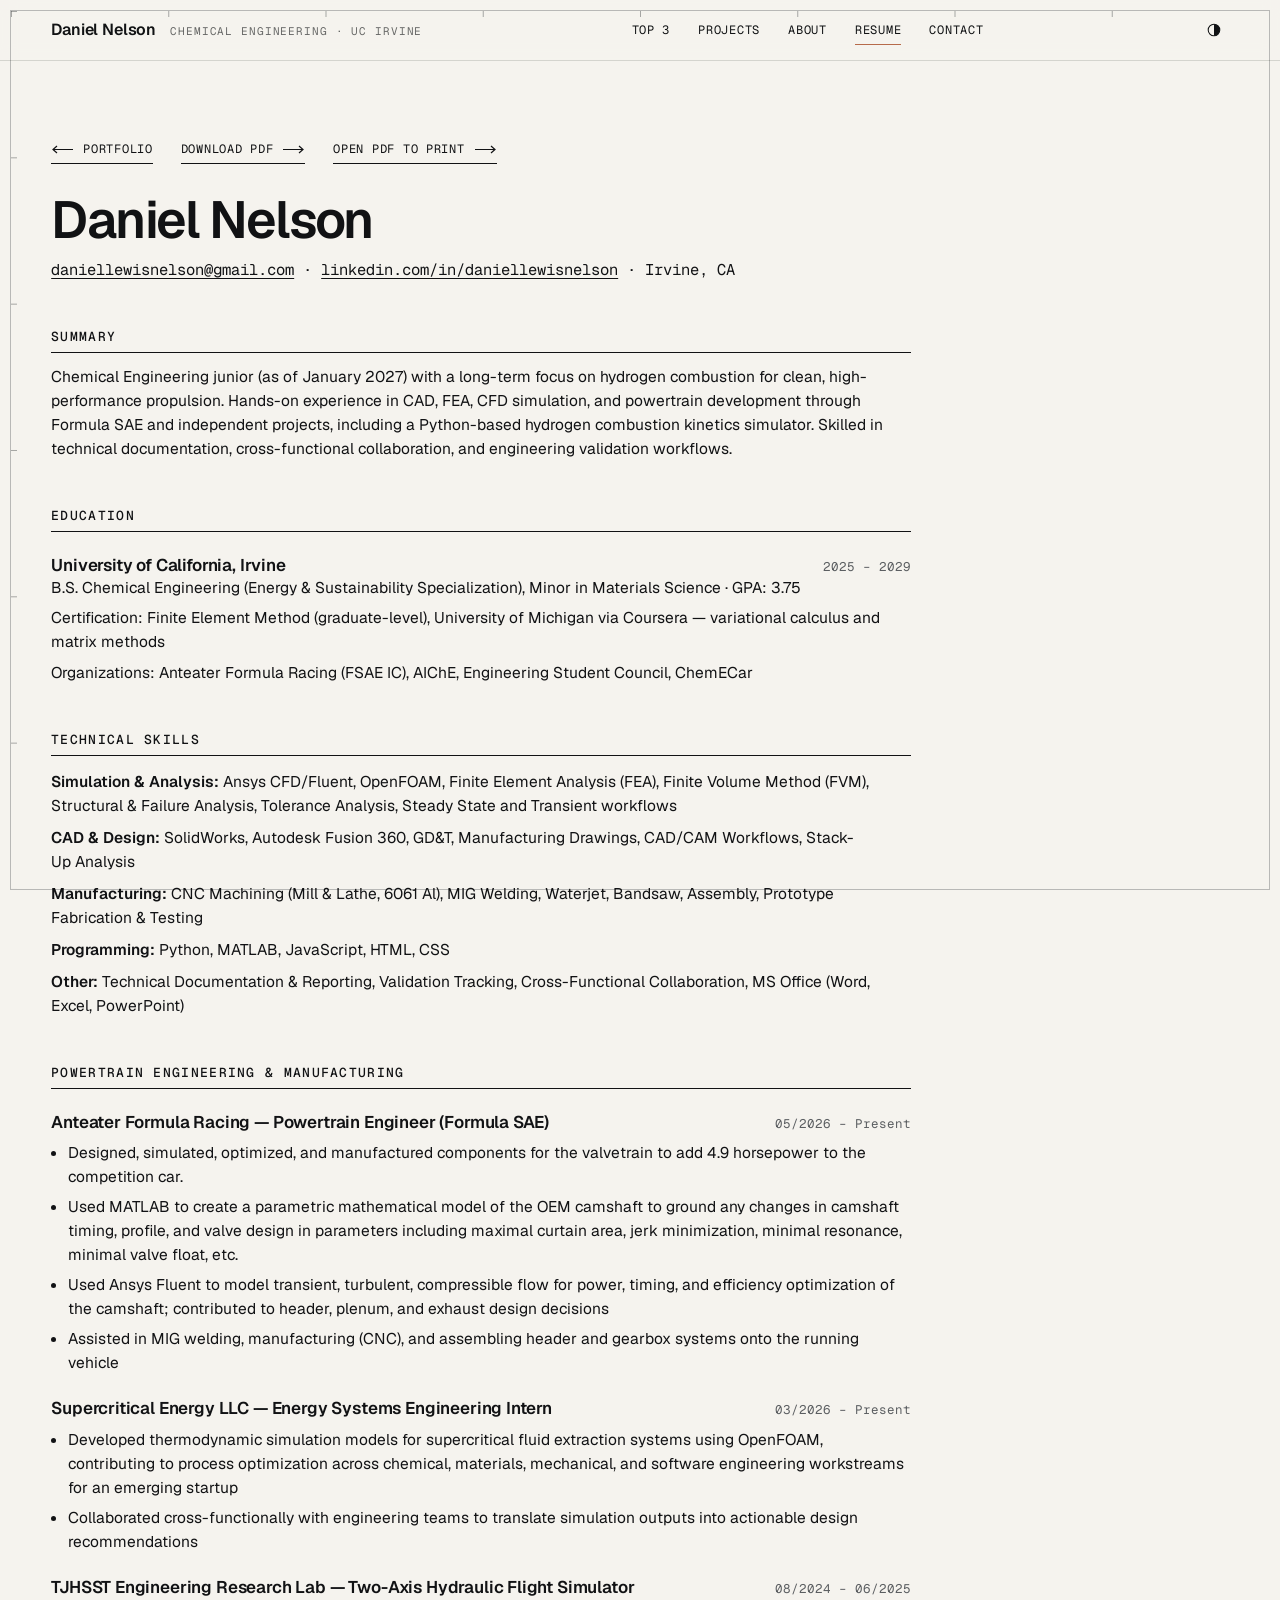
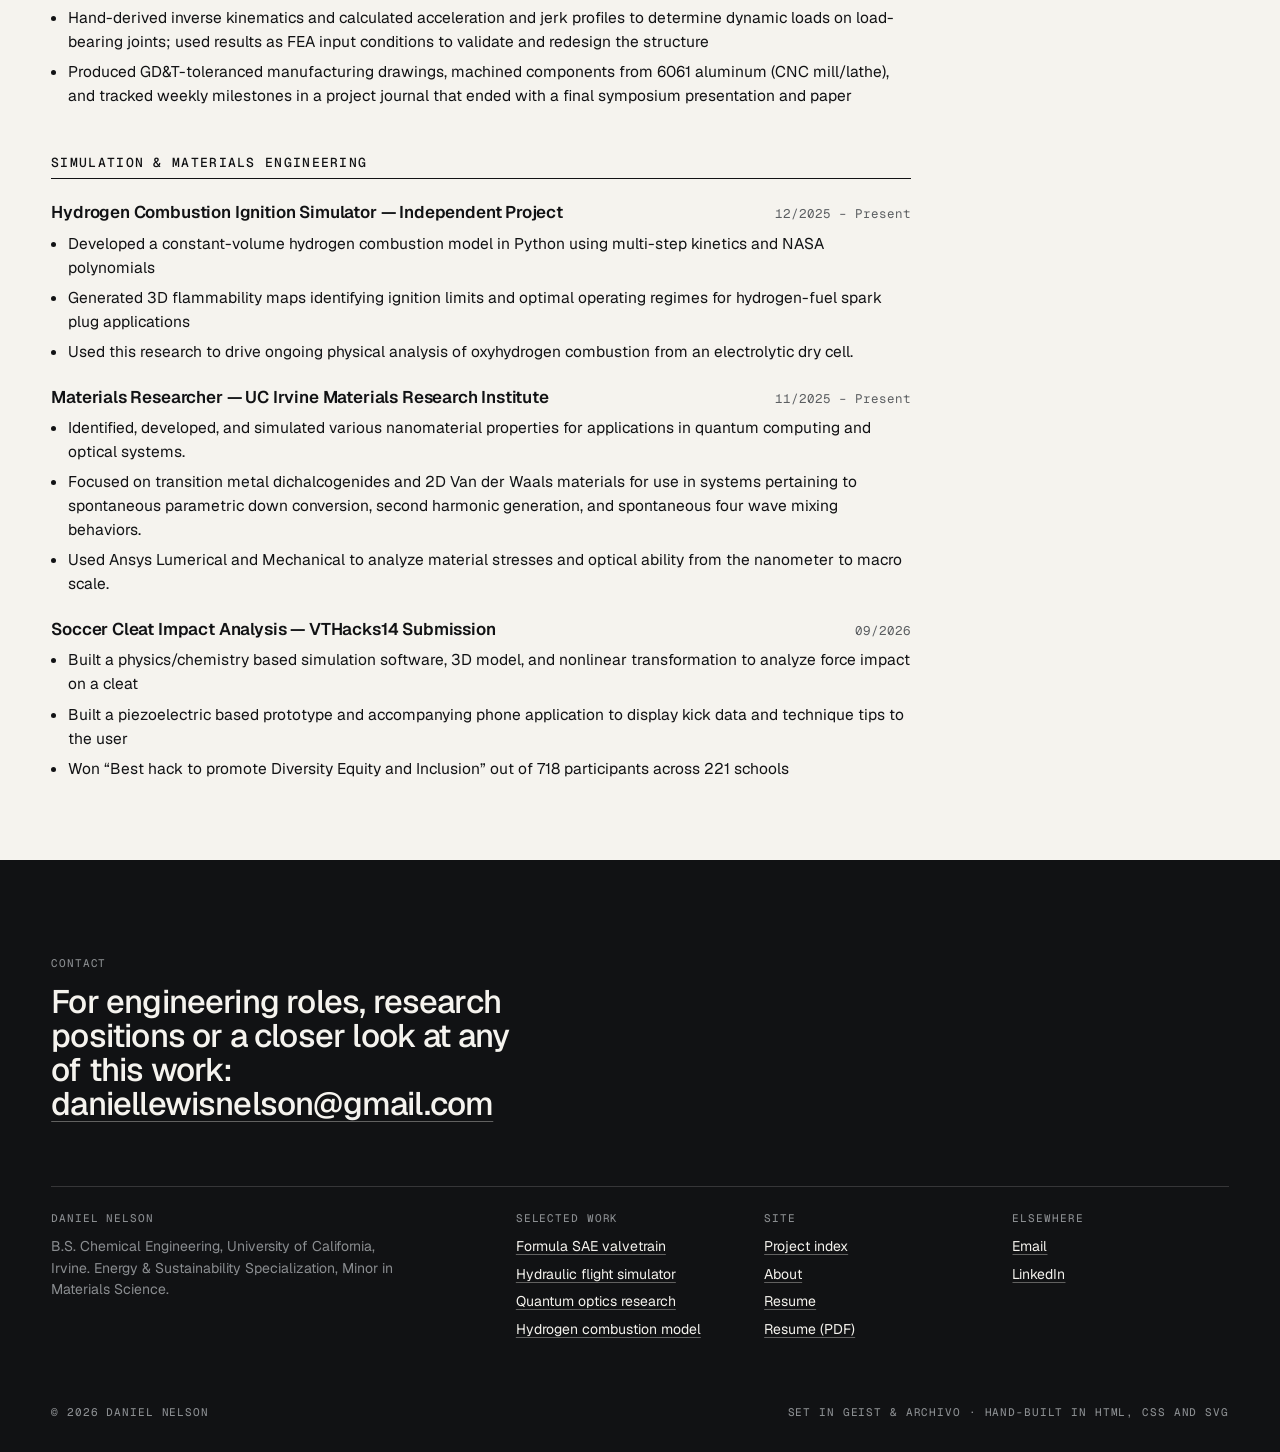
<file: resume.html>
<!DOCTYPE html>
<html lang="en">
<head>
<meta charset="utf-8">
<meta name="viewport" content="width=device-width, initial-scale=1">
<title>Resume — Daniel Nelson</title>
<meta name="description" content="Resume of Daniel Nelson, B.S. Chemical Engineering at the University of California, Irvine: powertrain engineering, simulation, materials research and manufacturing.">
<meta name="author" content="Daniel Nelson">
<meta name="theme-color" content="#F5F3EE">
<link rel="canonical" href="https://dnl2030.github.io/EngineeringPortfolioDanielN/resume.html">
<meta property="og:type" content="website">
<meta property="og:site_name" content="Daniel Nelson — Engineering Portfolio">
<meta property="og:title" content="Resume — Daniel Nelson">
<meta property="og:description" content="Resume of Daniel Nelson, B.S. Chemical Engineering at the University of California, Irvine: powertrain engineering, simulation, materials research and manufacturing.">
<meta property="og:url" content="https://dnl2030.github.io/EngineeringPortfolioDanielN/resume.html">
<meta property="og:image" content="https://dnl2030.github.io/EngineeringPortfolioDanielN/assets/img/og/fsae-valvetrain--41-fsae-car-sunset-hero.jpg">
<meta name="twitter:card" content="summary_large_image">
<link rel="icon" href="assets/favicon.svg" type="image/svg+xml">
<link rel="preload" href="assets/fonts/geist.woff2" as="font" type="font/woff2" crossorigin>
<script>(function(){var t;try{t=localStorage.getItem("theme")}catch(e){}if(t!=="light"&&t!=="dark")t=window.matchMedia&&matchMedia("(prefers-color-scheme: dark)").matches?"dark":"light";document.documentElement.setAttribute("data-theme",t)})();</script>
<link rel="stylesheet" href="assets/css/site.css">
</head>
<body>
<a class="skip-link" href="#main">Skip to content</a>
<div class="frame" aria-hidden="true"></div>
<header class="topbar">
  <div class="wrap topbar__inner">
    <a class="brand" href="index.html"><span class="brand__name">Daniel Nelson</span><span class="brand__role">Chemical Engineering · UC Irvine</span></a>
    <button class="nav__toggle" type="button" aria-expanded="false" aria-controls="site-nav">Menu</button>
    <nav id="site-nav" class="nav" aria-label="Primary">
      <a href="index.html#work">Top 3</a>
      <a href="index.html#index">Projects</a>
      <a href="about.html">About</a>
      <a href="resume.html" aria-current="page">Resume</a>
      <a href="mailto:daniellewisnelson@gmail.com">Contact</a>
    </nav>
    <button class="theme-toggle" type="button" aria-label="Switch to dark theme" title="Light / dark">
      <svg viewBox="0 0 20 20" aria-hidden="true"><circle cx="10" cy="10" r="7.25" fill="none" stroke="currentColor" stroke-width="1.3"/><path d="M10 2.75a7.25 7.25 0 0 1 0 14.5z" fill="currentColor"/></svg>
    </button>
  </div>
</header>
<main id="main" class="wrap section">
  <article class="resume">
    <p class="no-print" style="margin-bottom:28px;display:flex;flex-wrap:wrap;gap:16px 28px"><a class="arrow-link arrow-link--back" href="index.html">Portfolio</a><a class="arrow-link" href="assets/Resume_DanielNelson.pdf" download="Resume_DanielNelson.pdf">Download PDF</a><a class="arrow-link" href="assets/Resume_DanielNelson.pdf" target="_blank" rel="noopener">Open PDF to print</a></p>
    <h1>Daniel Nelson</h1>
    <p class="mono" style="margin-top:10px"><a href="mailto:daniellewisnelson@gmail.com">daniellewisnelson@gmail.com</a> · <a href="https://www.linkedin.com/in/daniellewisnelson" rel="noopener">linkedin.com/in/daniellewisnelson</a> · Irvine, CA</p>

    <h2>Summary</h2>
    <p style="margin-top:12px">Chemical Engineering junior (as of January 2027) with a long-term focus on hydrogen combustion for clean, high-performance propulsion. Hands-on experience in CAD, FEA, CFD simulation, and powertrain development through Formula SAE and independent projects, including a Python-based hydrogen combustion kinetics simulator. Skilled in technical documentation, cross-functional collaboration, and engineering validation workflows.</p>

    <h2>Education</h2>
    <div class="r-item">
      <div class="r-row"><h3>University of California, Irvine</h3><span class="r-date">2025 – 2029</span></div>
      <p>B.S. Chemical Engineering (Energy &amp; Sustainability Specialization), Minor in Materials Science · GPA: 3.75</p>
      <p style="margin-top:6px">Certification: Finite Element Method (graduate-level), University of Michigan via Coursera — variational calculus and matrix methods</p>
      <p style="margin-top:6px">Organizations: Anteater Formula Racing (FSAE IC), AIChE, Engineering Student Council, ChemECar</p>
    </div>

    <h2>Technical Skills</h2>
    <div class="r-skills">
      <p><b>Simulation &amp; Analysis:</b> Ansys CFD/Fluent, OpenFOAM, Finite Element Analysis (FEA), Finite Volume Method (FVM), Structural &amp; Failure Analysis, Tolerance Analysis, Steady State and Transient workflows</p>
      <p><b>CAD &amp; Design:</b> SolidWorks, Autodesk Fusion 360, GD&amp;T, Manufacturing Drawings, CAD/CAM Workflows, Stack-Up Analysis</p>
      <p><b>Manufacturing:</b> CNC Machining (Mill &amp; Lathe, 6061 Al), MIG Welding, Waterjet, Bandsaw, Assembly, Prototype Fabrication &amp; Testing</p>
      <p><b>Programming:</b> Python, MATLAB, JavaScript, HTML, CSS</p>
      <p><b>Other:</b> Technical Documentation &amp; Reporting, Validation Tracking, Cross-Functional Collaboration, MS Office (Word, Excel, PowerPoint)</p>
    </div>

    <h2>Powertrain Engineering &amp; Manufacturing</h2>
    <div class="r-item">
      <div class="r-row"><h3>Anteater Formula Racing — Powertrain Engineer (Formula SAE)</h3><span class="r-date">05/2026 – Present</span></div>
      <ul>
        <li>Designed, simulated, optimized, and manufactured components for the valvetrain to add 4.9 horsepower to the competition car.</li>
        <li>Used MATLAB to create a parametric mathematical model of the OEM camshaft to ground any changes in camshaft timing, profile, and valve design in parameters including maximal curtain area, jerk minimization, minimal resonance, minimal valve float, etc.</li>
        <li>Used Ansys Fluent to model transient, turbulent, compressible flow for power, timing, and efficiency optimization of the camshaft; contributed to header, plenum, and exhaust design decisions</li>
        <li>Assisted in MIG welding, manufacturing (CNC), and assembling header and gearbox systems onto the running vehicle</li>
      </ul>
    </div>
    <div class="r-item">
      <div class="r-row"><h3>Supercritical Energy LLC — Energy Systems Engineering Intern</h3><span class="r-date">03/2026 – Present</span></div>
      <ul>
        <li>Developed thermodynamic simulation models for supercritical fluid extraction systems using OpenFOAM, contributing to process optimization across chemical, materials, mechanical, and software engineering workstreams for an emerging startup</li>
        <li>Collaborated cross-functionally with engineering teams to translate simulation outputs into actionable design recommendations</li>
      </ul>
    </div>
    <div class="r-item">
      <div class="r-row"><h3>TJHSST Engineering Research Lab — Two-Axis Hydraulic Flight Simulator</h3><span class="r-date">08/2024 – 06/2025</span></div>
      <ul>
        <li>Hand-derived inverse kinematics and calculated acceleration and jerk profiles to determine dynamic loads on load-bearing joints; used results as FEA input conditions to validate and redesign the structure</li>
        <li>Produced GD&amp;T-toleranced manufacturing drawings, machined components from 6061 aluminum (CNC mill/lathe), and tracked weekly milestones in a project journal that ended with a final symposium presentation and paper</li>
      </ul>
    </div>

    <h2>Simulation &amp; Materials Engineering</h2>
    <div class="r-item">
      <div class="r-row"><h3>Hydrogen Combustion Ignition Simulator — Independent Project</h3><span class="r-date">12/2025 – Present</span></div>
      <ul>
        <li>Developed a constant-volume hydrogen combustion model in Python using multi-step kinetics and NASA polynomials</li>
        <li>Generated 3D flammability maps identifying ignition limits and optimal operating regimes for hydrogen-fuel spark plug applications</li>
        <li>Used this research to drive ongoing physical analysis of oxyhydrogen combustion from an electrolytic dry cell.</li>
      </ul>
    </div>
    <div class="r-item">
      <div class="r-row"><h3>Materials Researcher — UC Irvine Materials Research Institute</h3><span class="r-date">11/2025 – Present</span></div>
      <ul>
        <li>Identified, developed, and simulated various nanomaterial properties for applications in quantum computing and optical systems.</li>
        <li>Focused on transition metal dichalcogenides and 2D Van der Waals materials for use in systems pertaining to spontaneous parametric down conversion, second harmonic generation, and spontaneous four wave mixing behaviors.</li>
        <li>Used Ansys Lumerical and Mechanical to analyze material stresses and optical ability from the nanometer to macro scale.</li>
      </ul>
    </div>
    <div class="r-item">
      <div class="r-row"><h3>Soccer Cleat Impact Analysis — VTHacks14 Submission</h3><span class="r-date">09/2026</span></div>
      <ul>
        <li>Built a physics/chemistry based simulation software, 3D model, and nonlinear transformation to analyze force impact on a cleat</li>
        <li>Built a piezoelectric based prototype and accompanying phone application to display kick data and technique tips to the user</li>
        <li>Won “Best hack to promote Diversity Equity and Inclusion” out of 718 participants across 221 schools</li>
      </ul>
    </div>
  </article>
</main>
<footer class="footer" id="contact">
  <div class="wrap">
    <p class="label" style="color:var(--graphite-lt)">Contact</p>
    <p class="footer__big" style="margin-top:14px">For engineering roles, research positions or a closer look at any of this work: <a href="mailto:daniellewisnelson@gmail.com">daniellewisnelson@gmail.com</a></p>
    <div class="footer__grid">
      <div>
        <span class="label">Daniel Nelson</span>
        <p class="muted" style="font-size:14px;max-width:40ch;color:var(--graphite-lt)">B.S. Chemical Engineering, University of California, Irvine. Energy &amp; Sustainability Specialization, Minor in Materials Science.</p>
      </div>
      <div>
        <span class="label">Selected work</span>
        <ul>
          <li><a href="work/fsae-valvetrain.html">Formula SAE valvetrain</a></li>
          <li><a href="work/hydraulic-flight-simulator.html">Hydraulic flight simulator</a></li>
          <li><a href="work/quantum-optics-research.html">Quantum optics research</a></li>
          <li><a href="work/hydrogen-combustion.html">Hydrogen combustion model</a></li>
        </ul>
      </div>
      <div>
        <span class="label">Site</span>
        <ul>
          <li><a href="index.html#index">Project index</a></li>
          <li><a href="about.html">About</a></li>
          <li><a href="resume.html">Resume</a></li>
          <li><a href="assets/Resume_DanielNelson.pdf" download="Resume_DanielNelson.pdf">Resume (PDF)</a></li>
        </ul>
      </div>
      <div>
        <span class="label">Elsewhere</span>
        <ul>
          <li><a href="mailto:daniellewisnelson@gmail.com">Email</a></li>
          <li><a href="https://www.linkedin.com/in/daniellewisnelson" rel="noopener">LinkedIn</a></li>
        </ul>
      </div>
    </div>
    <div class="footer__base label"><span>© 2026 Daniel Nelson</span><span>Set in Geist &amp; Archivo · Hand-built in HTML, CSS and SVG</span></div>
  </div>
</footer>
<script src="assets/js/site.js" defer></script>
</body>
</html>
</file>
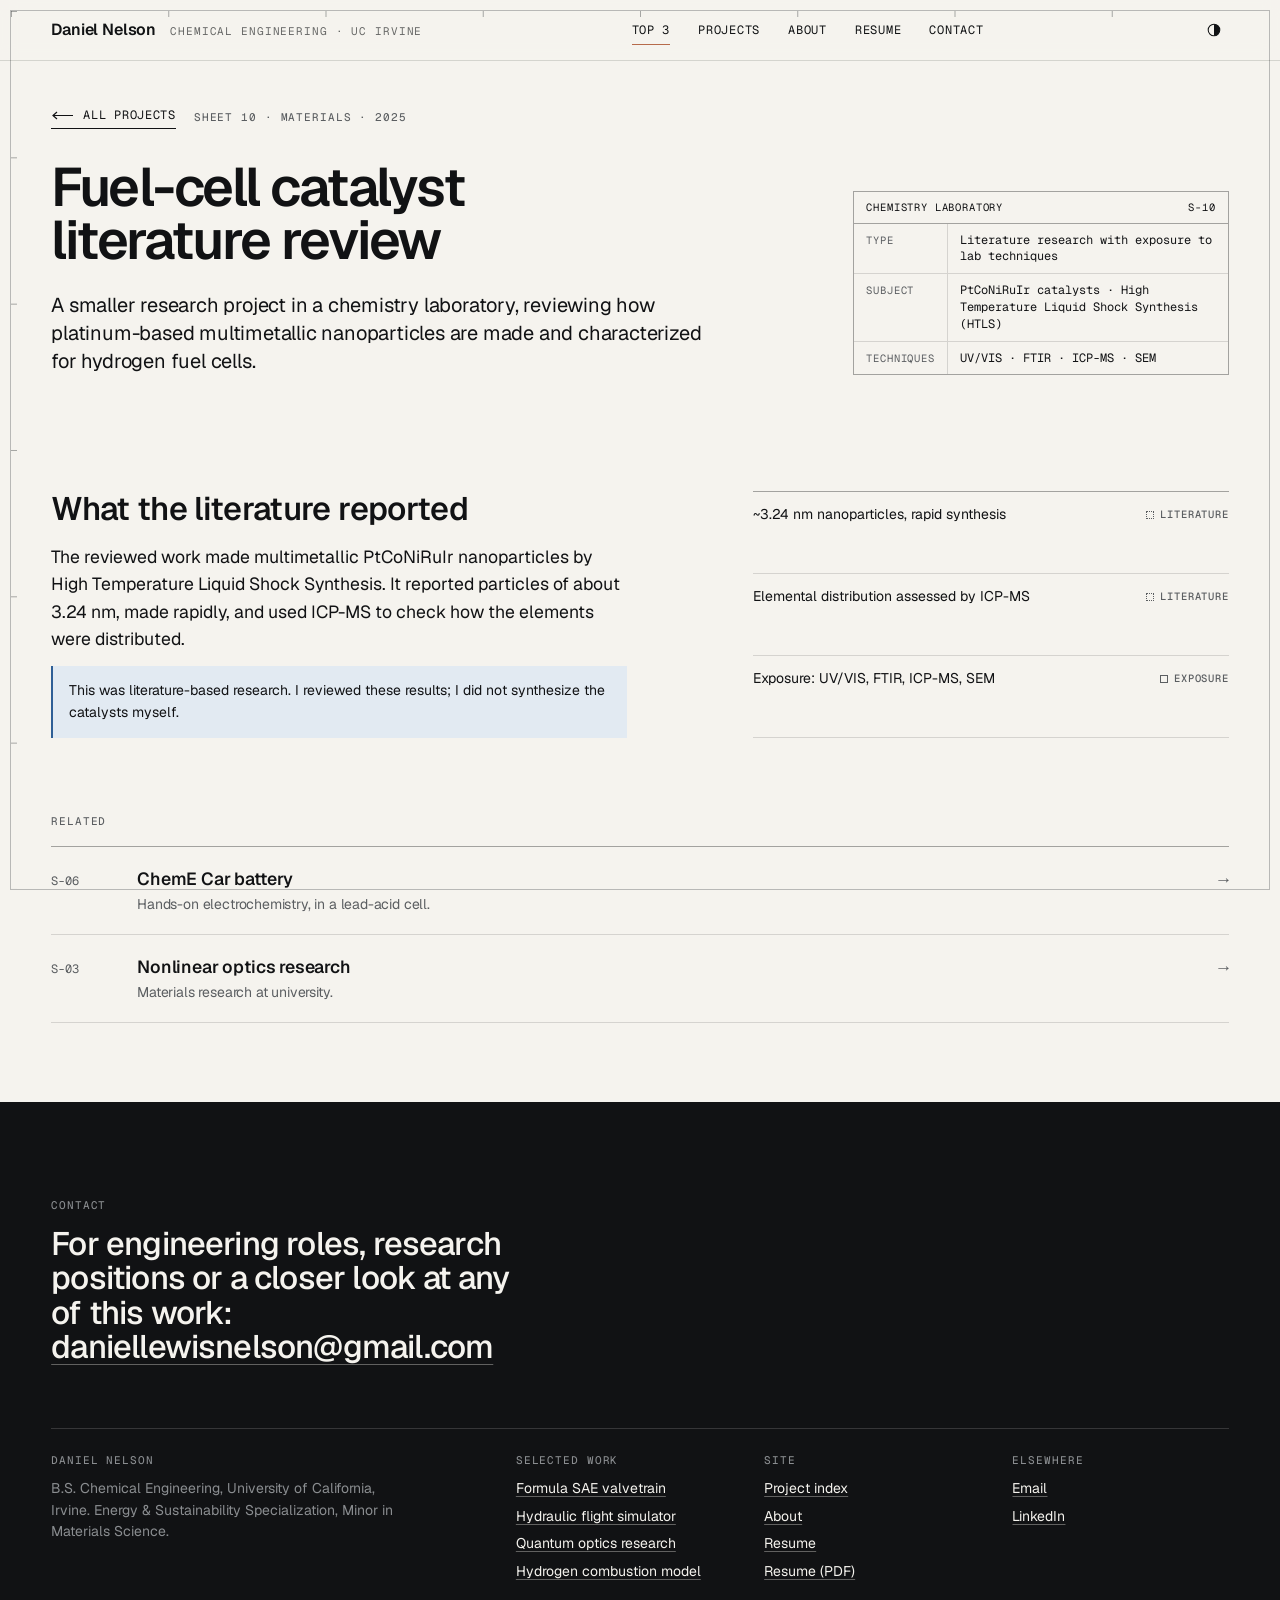
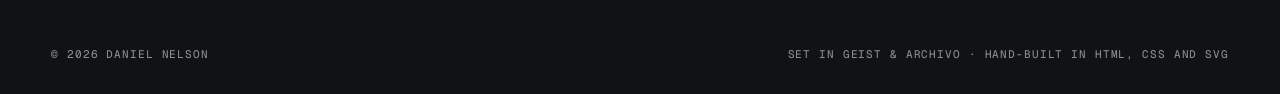
<file: work/catalyst-review.html>
<!DOCTYPE html>
<html lang="en">
<head>
<meta charset="utf-8">
<meta name="viewport" content="width=device-width, initial-scale=1">
<title>Fuel-cell catalyst literature review — Daniel Nelson</title>
<meta name="description" content="A literature review of platinum-based multimetallic fuel-cell catalysts (PtCoNiRuIr) and High Temperature Liquid Shock Synthesis, with exposure to UV/VIS, FTIR, ICP-MS and SEM.">
<meta name="author" content="Daniel Nelson">
<meta name="theme-color" content="#F5F3EE">
<link rel="canonical" href="https://dnl2030.github.io/EngineeringPortfolioDanielN/work/catalyst-review.html">
<meta property="og:type" content="website">
<meta property="og:site_name" content="Daniel Nelson — Engineering Portfolio">
<meta property="og:title" content="Fuel-cell catalyst literature review — Daniel Nelson">
<meta property="og:description" content="A literature review of platinum-based multimetallic fuel-cell catalysts (PtCoNiRuIr) and High Temperature Liquid Shock Synthesis, with exposure to UV/VIS, FTIR, ICP-MS and SEM.">
<meta property="og:url" content="https://dnl2030.github.io/EngineeringPortfolioDanielN/work/catalyst-review.html">
<meta property="og:image" content="https://dnl2030.github.io/EngineeringPortfolioDanielN/assets/img/og/fsae-valvetrain--41-fsae-car-sunset-hero.jpg">
<meta name="twitter:card" content="summary_large_image">
<link rel="icon" href="../assets/favicon.svg" type="image/svg+xml">
<link rel="preload" href="../assets/fonts/geist.woff2" as="font" type="font/woff2" crossorigin>
<script>(function(){var t;try{t=localStorage.getItem("theme")}catch(e){}if(t!=="light"&&t!=="dark")t=window.matchMedia&&matchMedia("(prefers-color-scheme: dark)").matches?"dark":"light";document.documentElement.setAttribute("data-theme",t)})();</script>
<link rel="stylesheet" href="../assets/css/site.css">
</head>
<body>
<a class="skip-link" href="#main">Skip to content</a>
<div class="frame" aria-hidden="true"></div>
<header class="topbar">
  <div class="wrap topbar__inner">
    <a class="brand" href="../index.html"><span class="brand__name">Daniel Nelson</span><span class="brand__role">Chemical Engineering · UC Irvine</span></a>
    <button class="nav__toggle" type="button" aria-expanded="false" aria-controls="site-nav">Menu</button>
    <nav id="site-nav" class="nav" aria-label="Primary">
      <a href="../index.html#work" aria-current="page">Top 3</a>
      <a href="../index.html#index">Projects</a>
      <a href="../about.html">About</a>
      <a href="../resume.html">Resume</a>
      <a href="mailto:daniellewisnelson@gmail.com">Contact</a>
    </nav>
    <button class="theme-toggle" type="button" aria-label="Switch to dark theme" title="Light / dark">
      <svg viewBox="0 0 20 20" aria-hidden="true"><circle cx="10" cy="10" r="7.25" fill="none" stroke="currentColor" stroke-width="1.3"/><path d="M10 2.75a7.25 7.25 0 0 1 0 14.5z" fill="currentColor"/></svg>
    </button>
  </div>
</header>
<main id="main">

  <header class="wrap p-head">
    <div class="p-head__grid">
      <div class="p-head__main">
        <p class="p-head__crumb"><a class="arrow-link arrow-link--back" href="../index.html#index">All projects</a><span class="label">Sheet 10 · Materials · 2025</span></p>
        <h1 id="title">Fuel-cell catalyst literature review</h1>
        <p class="lead p-head__dek">A smaller research project in a chemistry laboratory, reviewing how platinum-based multimetallic nanoparticles are made and characterized for hydrogen fuel cells.</p>
      </div>
      <div class="title-block p-head__tb"><div class="title-block__head"><span>Chemistry laboratory</span><span>S-10</span></div><dl class="tb">
        <dt>Type</dt><dd>Literature research with exposure to lab techniques</dd>
        <dt>Subject</dt><dd>PtCoNiRuIr catalysts · High Temperature Liquid Shock Synthesis (HTLS)</dd>
        <dt>Techniques</dt><dd>UV/VIS · FTIR · ICP-MS · SEM</dd>
      </dl></div>
    </div>
  </header>

  <section class="wrap p-section" aria-labelledby="lit">
    <div class="grid">
      <div class="c-1-6 prose">
        <h2 id="lit" class="h2">What the literature reported</h2>
        <p>The reviewed work made multimetallic PtCoNiRuIr nanoparticles by High Temperature Liquid Shock Synthesis. It reported particles of about 3.24&nbsp;nm, made rapidly, and used ICP-MS to check how the elements were distributed.</p>
        <p class="attribution">This was literature-based research. I reviewed these results; I did not synthesize the catalysts myself.</p>
      </div>
      <ul class="facts c-8-12">
        <li><span>~3.24&nbsp;nm nanoparticles, rapid synthesis</span><span class="ev ev--literature">Literature</span></li>
        <li><span>Elemental distribution assessed by ICP-MS</span><span class="ev ev--literature">Literature</span></li>
        <li><span>Exposure: UV/VIS, FTIR, ICP-MS, SEM</span><span class="ev ev--documented">Exposure</span></li>
      </ul>
    </div>
  </section>

  <section class="wrap" style="padding-bottom:var(--section)" aria-labelledby="related">
    <p class="label" id="related" style="margin-bottom:16px">Related</p>
    <div class="xrefs">
      <a class="xref" href="chemecar.html"><span class="xref__no">S-06</span><span class="xref__title">ChemE Car battery<span class="xref__why">Hands-on electrochemistry, in a lead-acid cell.</span></span></a>
      <a class="xref" href="quantum-optics-research.html"><span class="xref__no">S-03</span><span class="xref__title">Nonlinear optics research<span class="xref__why">Materials research at university.</span></span></a>
    </div>
  </section>
</main>
<footer class="footer" id="contact">
  <div class="wrap">
    <p class="label" style="color:var(--graphite-lt)">Contact</p>
    <p class="footer__big" style="margin-top:14px">For engineering roles, research positions or a closer look at any of this work: <a href="mailto:daniellewisnelson@gmail.com">daniellewisnelson@gmail.com</a></p>
    <div class="footer__grid">
      <div>
        <span class="label">Daniel Nelson</span>
        <p class="muted" style="font-size:14px;max-width:40ch;color:var(--graphite-lt)">B.S. Chemical Engineering, University of California, Irvine. Energy &amp; Sustainability Specialization, Minor in Materials Science.</p>
      </div>
      <div>
        <span class="label">Selected work</span>
        <ul>
          <li><a href="../work/fsae-valvetrain.html">Formula SAE valvetrain</a></li>
          <li><a href="../work/hydraulic-flight-simulator.html">Hydraulic flight simulator</a></li>
          <li><a href="../work/quantum-optics-research.html">Quantum optics research</a></li>
          <li><a href="../work/hydrogen-combustion.html">Hydrogen combustion model</a></li>
        </ul>
      </div>
      <div>
        <span class="label">Site</span>
        <ul>
          <li><a href="../index.html#index">Project index</a></li>
          <li><a href="../about.html">About</a></li>
          <li><a href="../resume.html">Resume</a></li>
          <li><a href="../assets/Resume_DanielNelson.pdf" download="Resume_DanielNelson.pdf">Resume (PDF)</a></li>
        </ul>
      </div>
      <div>
        <span class="label">Elsewhere</span>
        <ul>
          <li><a href="mailto:daniellewisnelson@gmail.com">Email</a></li>
          <li><a href="https://www.linkedin.com/in/daniellewisnelson" rel="noopener">LinkedIn</a></li>
        </ul>
      </div>
    </div>
    <div class="footer__base label"><span>© 2026 Daniel Nelson</span><span>Set in Geist &amp; Archivo · Hand-built in HTML, CSS and SVG</span></div>
  </div>
</footer>
<script src="../assets/js/site.js" defer></script>
</body>
</html>
</file>
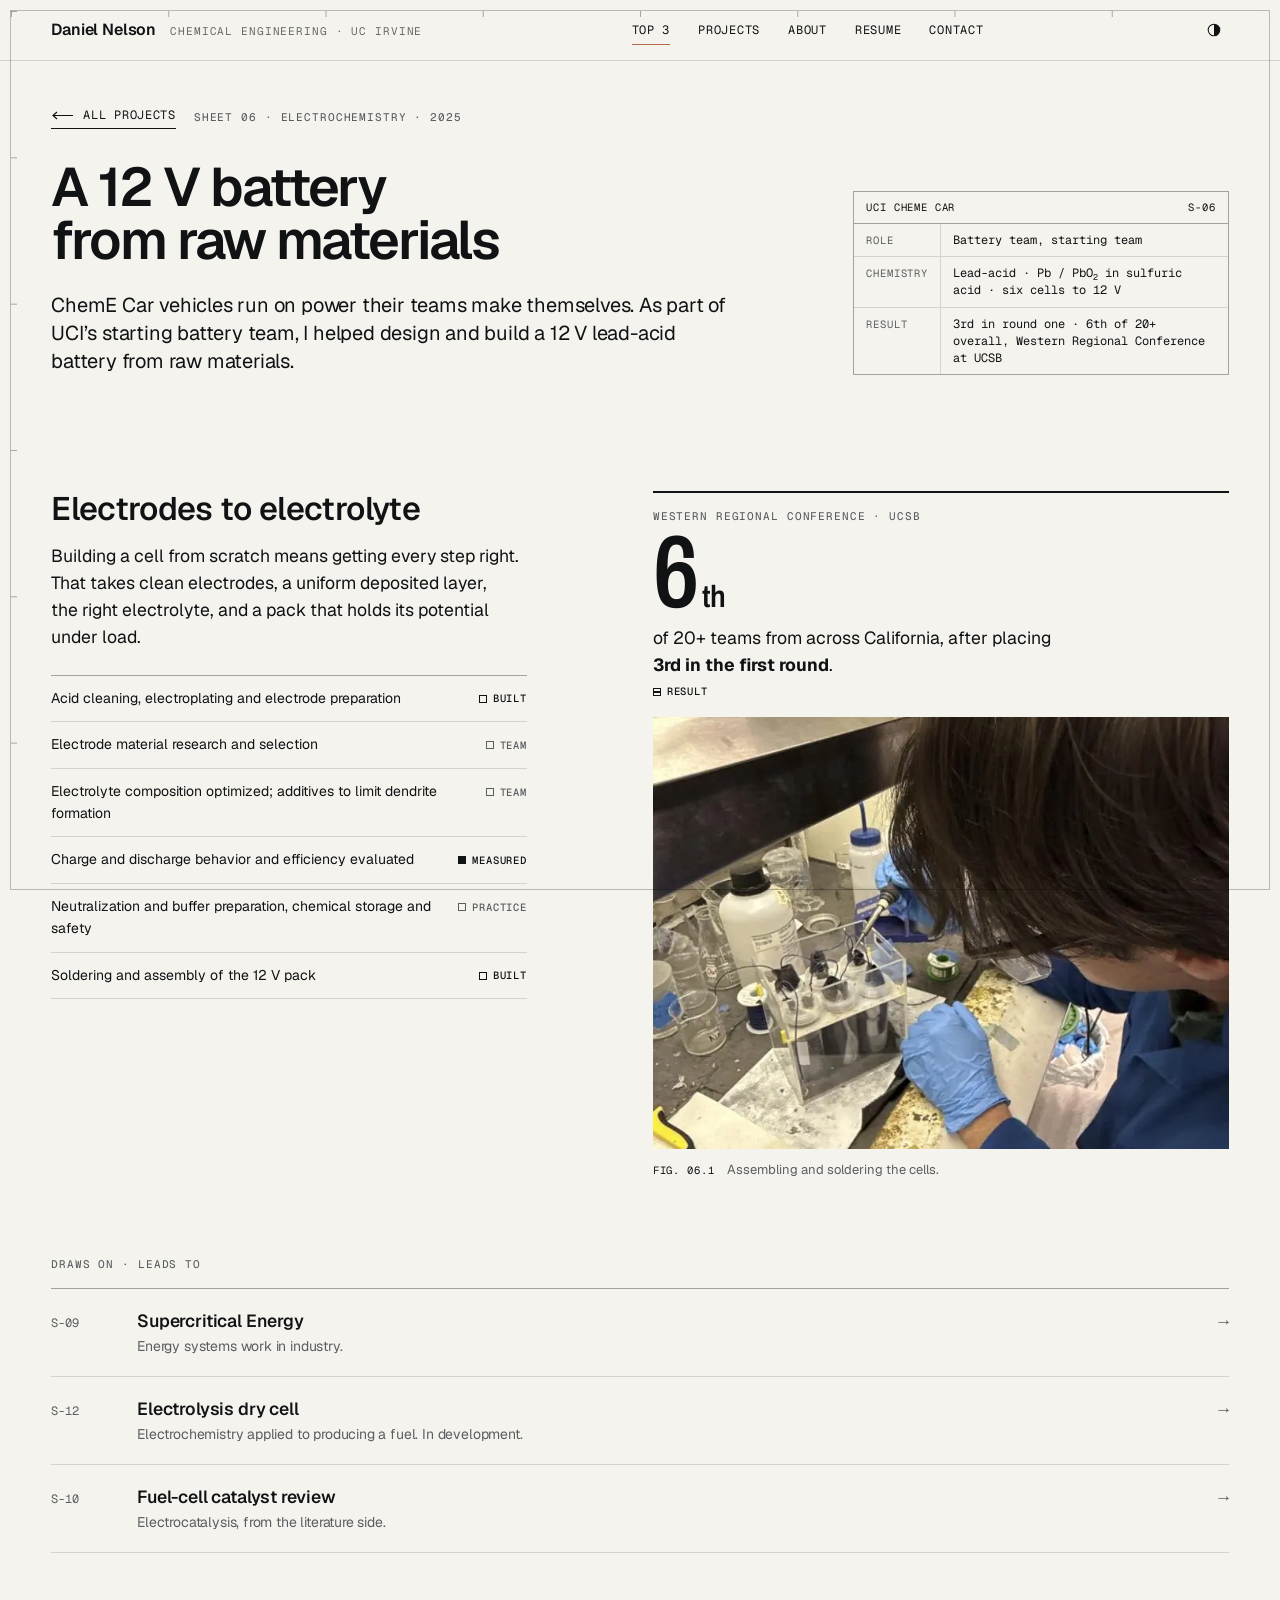
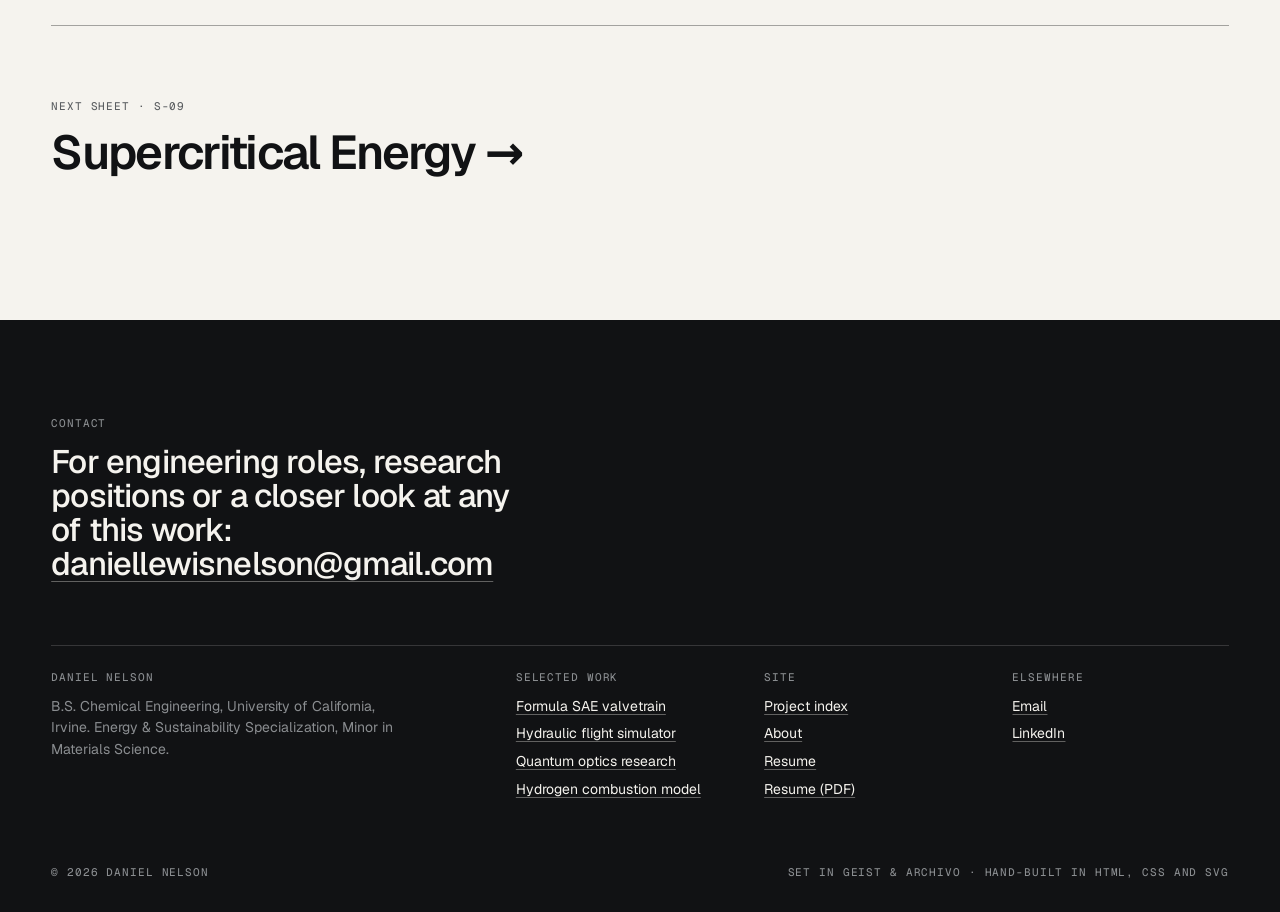
<file: work/chemecar.html>
<!DOCTYPE html>
<html lang="en">
<head>
<meta charset="utf-8">
<meta name="viewport" content="width=device-width, initial-scale=1">
<title>ChemE Car: a 12 V lead-acid battery — Daniel Nelson</title>
<meta name="description" content="UCI ChemE Car: a 12 V lead-acid battery built from raw materials — electrode preparation, electroplating and electrolyte work. 3rd in the first round and 6th of 20+ teams at the Western Regional Conference.">
<meta name="author" content="Daniel Nelson">
<meta name="theme-color" content="#F5F3EE">
<link rel="canonical" href="https://dnl2030.github.io/EngineeringPortfolioDanielN/work/chemecar.html">
<meta property="og:type" content="website">
<meta property="og:site_name" content="Daniel Nelson — Engineering Portfolio">
<meta property="og:title" content="ChemE Car: a 12 V lead-acid battery — Daniel Nelson">
<meta property="og:description" content="UCI ChemE Car: a 12 V lead-acid battery built from raw materials — electrode preparation, electroplating and electrolyte work. 3rd in the first round and 6th of 20+ teams at the Western Regional Conference.">
<meta property="og:url" content="https://dnl2030.github.io/EngineeringPortfolioDanielN/work/chemecar.html">
<meta property="og:image" content="https://dnl2030.github.io/EngineeringPortfolioDanielN/assets/img/og/chemecar--01-battery-cell-assembly.jpg">
<meta name="twitter:card" content="summary_large_image">
<link rel="icon" href="../assets/favicon.svg" type="image/svg+xml">
<link rel="preload" href="../assets/fonts/geist.woff2" as="font" type="font/woff2" crossorigin>
<script>(function(){var t;try{t=localStorage.getItem("theme")}catch(e){}if(t!=="light"&&t!=="dark")t=window.matchMedia&&matchMedia("(prefers-color-scheme: dark)").matches?"dark":"light";document.documentElement.setAttribute("data-theme",t)})();</script>
<link rel="stylesheet" href="../assets/css/site.css">
</head>
<body>
<a class="skip-link" href="#main">Skip to content</a>
<div class="frame" aria-hidden="true"></div>
<header class="topbar">
  <div class="wrap topbar__inner">
    <a class="brand" href="../index.html"><span class="brand__name">Daniel Nelson</span><span class="brand__role">Chemical Engineering · UC Irvine</span></a>
    <button class="nav__toggle" type="button" aria-expanded="false" aria-controls="site-nav">Menu</button>
    <nav id="site-nav" class="nav" aria-label="Primary">
      <a href="../index.html#work" aria-current="page">Top 3</a>
      <a href="../index.html#index">Projects</a>
      <a href="../about.html">About</a>
      <a href="../resume.html">Resume</a>
      <a href="mailto:daniellewisnelson@gmail.com">Contact</a>
    </nav>
    <button class="theme-toggle" type="button" aria-label="Switch to dark theme" title="Light / dark">
      <svg viewBox="0 0 20 20" aria-hidden="true"><circle cx="10" cy="10" r="7.25" fill="none" stroke="currentColor" stroke-width="1.3"/><path d="M10 2.75a7.25 7.25 0 0 1 0 14.5z" fill="currentColor"/></svg>
    </button>
  </div>
</header>
<main id="main">

  <header class="wrap p-head">
    <div class="p-head__grid">
      <div class="p-head__main">
        <p class="p-head__crumb"><a class="arrow-link arrow-link--back" href="../index.html#index">All projects</a><span class="label">Sheet 06 · Electrochemistry · 2025</span></p>
        <h1 id="title">A 12&nbsp;V battery from raw materials</h1>
        <p class="lead p-head__dek">ChemE Car vehicles run on power their teams make themselves. As part of UCI’s starting battery team, I helped design and build a 12&nbsp;V lead-acid battery from raw materials.</p>
      </div>
      <div class="title-block p-head__tb"><div class="title-block__head"><span>UCI ChemE Car</span><span>S-06</span></div><dl class="tb">
        <dt>Role</dt><dd>Battery team, starting team</dd>
        <dt>Chemistry</dt><dd>Lead-acid · Pb / PbO<sub>2</sub> in sulfuric acid · six cells to 12&nbsp;V</dd>
        <dt>Result</dt><dd>3rd in round one · 6th of 20+ overall, Western Regional Conference at UCSB</dd>
      </dl></div>
    </div>
  </header>

  <section class="wrap p-section" aria-labelledby="work">
    <div class="detail-grid" style="align-items:start">
      <div class="detail-grid__text">
        <h2 id="work" class="h2">Electrodes to electrolyte</h2>
        <p style="margin-top:16px">Building a cell from scratch means getting every step right. That takes clean electrodes, a uniform deposited layer, the right electrolyte, and a pack that holds its potential under load.</p>
        <ul class="facts" style="margin-top:24px">
          <li><span>Acid cleaning, electroplating and electrode preparation</span><span class="ev ev--built">Built</span></li>
          <li><span>Electrode material research and selection</span><span class="ev ev--documented">Team</span></li>
          <li><span>Electrolyte composition optimized; additives to limit dendrite formation</span><span class="ev ev--documented">Team</span></li>
          <li><span>Charge and discharge behavior and efficiency evaluated</span><span class="ev ev--measured">Measured</span></li>
          <li><span>Neutralization and buffer preparation, chemical storage and safety</span><span class="ev ev--documented">Practice</span></li>
          <li><span>Soldering and assembly of the 12&nbsp;V pack</span><span class="ev ev--built">Built</span></li>
        </ul>
      </div>
      <div class="detail-grid__media">
        <div class="result-plate">
          <p class="label">Western Regional Conference · UCSB</p>
          <p class="num result-plate__n">6<span>th</span></p>
          <p class="result-plate__t">of 20+ teams from across California, after placing <strong>3rd in the first round</strong>.</p>
          <span class="ev ev--result">Result</span>
        </div>
        <figure class="fig" style="margin-top:20px">
          <div class="fig__media frame-4x3"><img src="../assets/img/chemecar/01-battery-cell-assembly.webp" width="729" height="684" alt="Team member in a lab coat soldering leads onto battery cells in an acrylic case" loading="lazy" decoding="async" data-zoom="../assets/img/chemecar/01-battery-cell-assembly.webp"></div>
          <figcaption><span class="fig__no">Fig. 06.1</span> Assembling and soldering the cells.</figcaption>
        </figure>
      </div>
    </div>
  </section>

  <section class="wrap" style="padding-bottom:var(--section)" aria-labelledby="related">
    <p class="label" id="related" style="margin-bottom:16px">Draws on · leads to</p>
    <div class="xrefs">
      <a class="xref" href="supercritical-energy.html"><span class="xref__no">S-09</span><span class="xref__title">Supercritical Energy<span class="xref__why">Energy systems work in industry.</span></span></a>
      <a class="xref" href="hydrogen-combustion.html#next"><span class="xref__no">S-12</span><span class="xref__title">Electrolysis dry cell<span class="xref__why">Electrochemistry applied to producing a fuel. In development.</span></span></a>
      <a class="xref" href="catalyst-review.html"><span class="xref__no">S-10</span><span class="xref__title">Fuel-cell catalyst review<span class="xref__why">Electrocatalysis, from the literature side.</span></span></a>
    </div>
    <a class="next-project" href="supercritical-energy.html" style="margin-top:72px"><span class="label">Next sheet · S-09</span><span class="next-project__title" style="display:block;margin-top:12px">Supercritical Energy →</span></a>
  </section>
</main>
<footer class="footer" id="contact">
  <div class="wrap">
    <p class="label" style="color:var(--graphite-lt)">Contact</p>
    <p class="footer__big" style="margin-top:14px">For engineering roles, research positions or a closer look at any of this work: <a href="mailto:daniellewisnelson@gmail.com">daniellewisnelson@gmail.com</a></p>
    <div class="footer__grid">
      <div>
        <span class="label">Daniel Nelson</span>
        <p class="muted" style="font-size:14px;max-width:40ch;color:var(--graphite-lt)">B.S. Chemical Engineering, University of California, Irvine. Energy &amp; Sustainability Specialization, Minor in Materials Science.</p>
      </div>
      <div>
        <span class="label">Selected work</span>
        <ul>
          <li><a href="../work/fsae-valvetrain.html">Formula SAE valvetrain</a></li>
          <li><a href="../work/hydraulic-flight-simulator.html">Hydraulic flight simulator</a></li>
          <li><a href="../work/quantum-optics-research.html">Quantum optics research</a></li>
          <li><a href="../work/hydrogen-combustion.html">Hydrogen combustion model</a></li>
        </ul>
      </div>
      <div>
        <span class="label">Site</span>
        <ul>
          <li><a href="../index.html#index">Project index</a></li>
          <li><a href="../about.html">About</a></li>
          <li><a href="../resume.html">Resume</a></li>
          <li><a href="../assets/Resume_DanielNelson.pdf" download="Resume_DanielNelson.pdf">Resume (PDF)</a></li>
        </ul>
      </div>
      <div>
        <span class="label">Elsewhere</span>
        <ul>
          <li><a href="mailto:daniellewisnelson@gmail.com">Email</a></li>
          <li><a href="https://www.linkedin.com/in/daniellewisnelson" rel="noopener">LinkedIn</a></li>
        </ul>
      </div>
    </div>
    <div class="footer__base label"><span>© 2026 Daniel Nelson</span><span>Set in Geist &amp; Archivo · Hand-built in HTML, CSS and SVG</span></div>
  </div>
</footer>
<script src="../assets/js/site.js" defer></script>
</body>
</html>
</file>
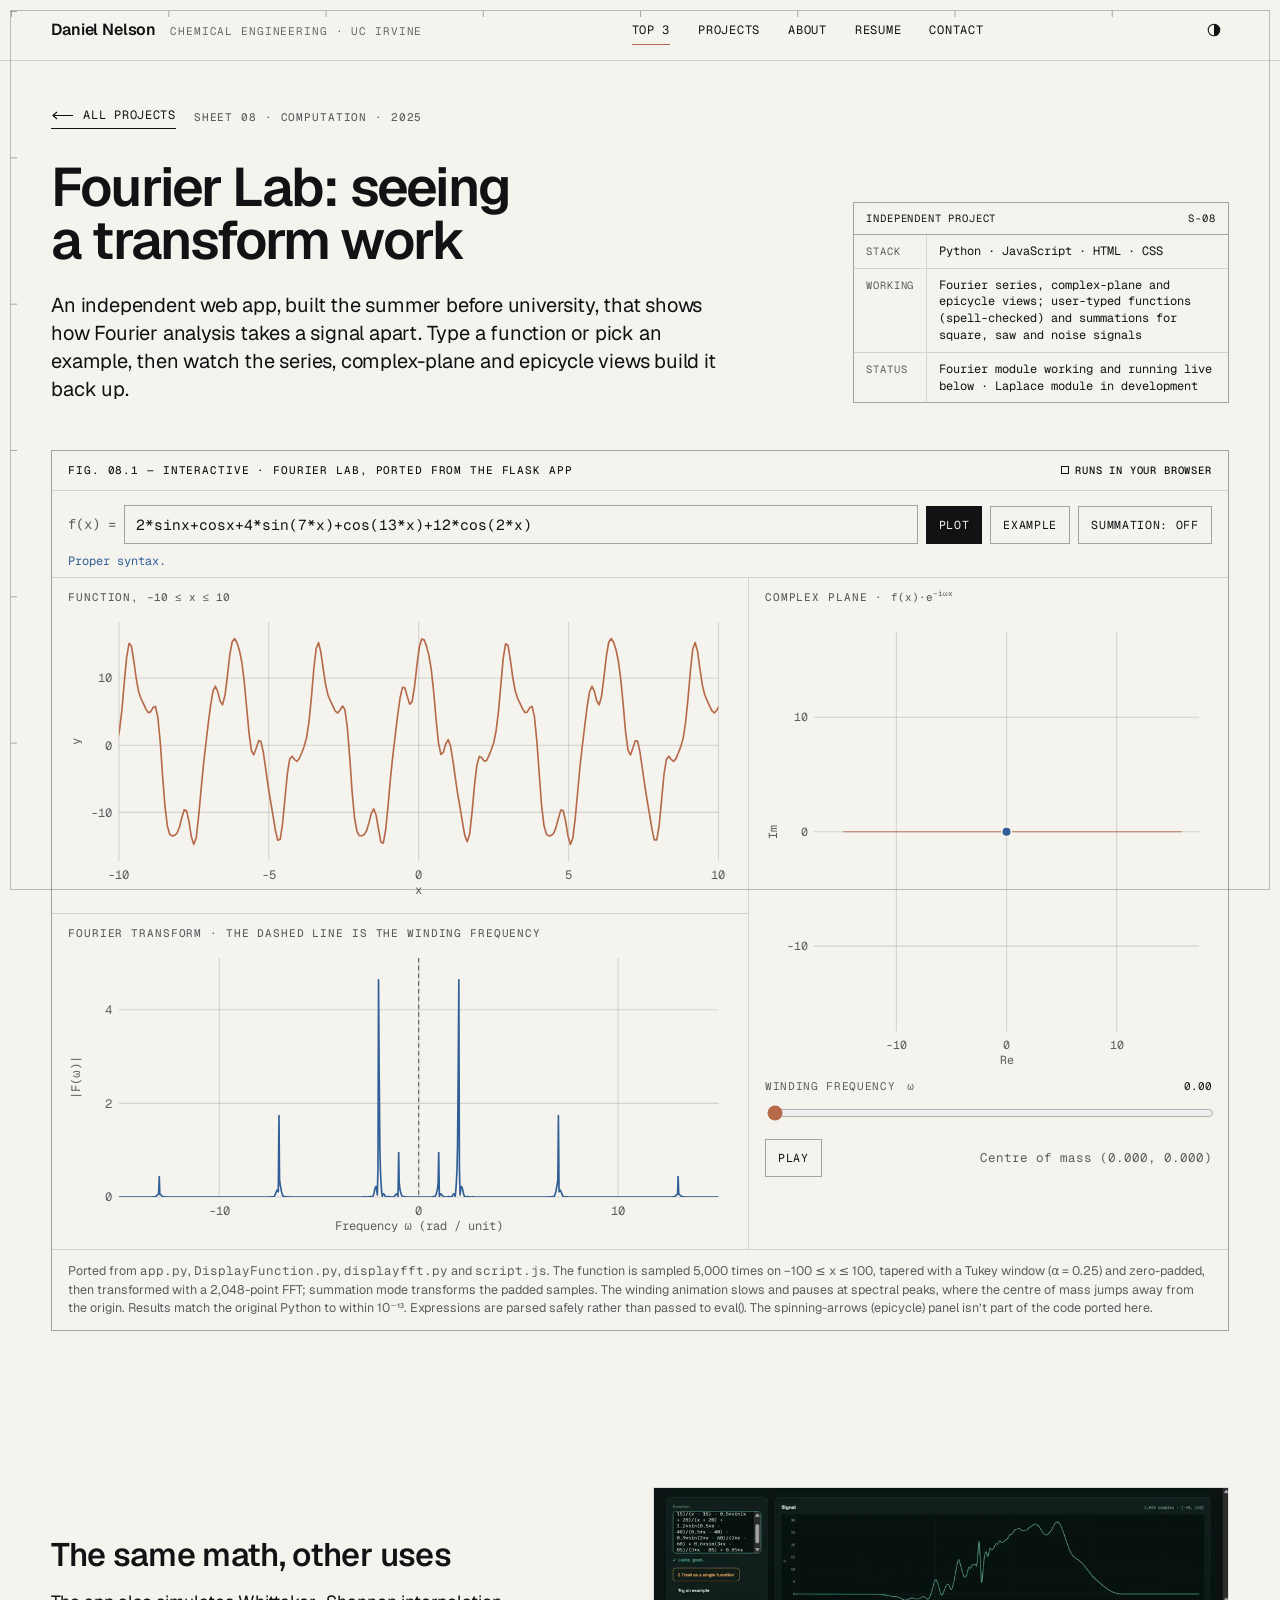
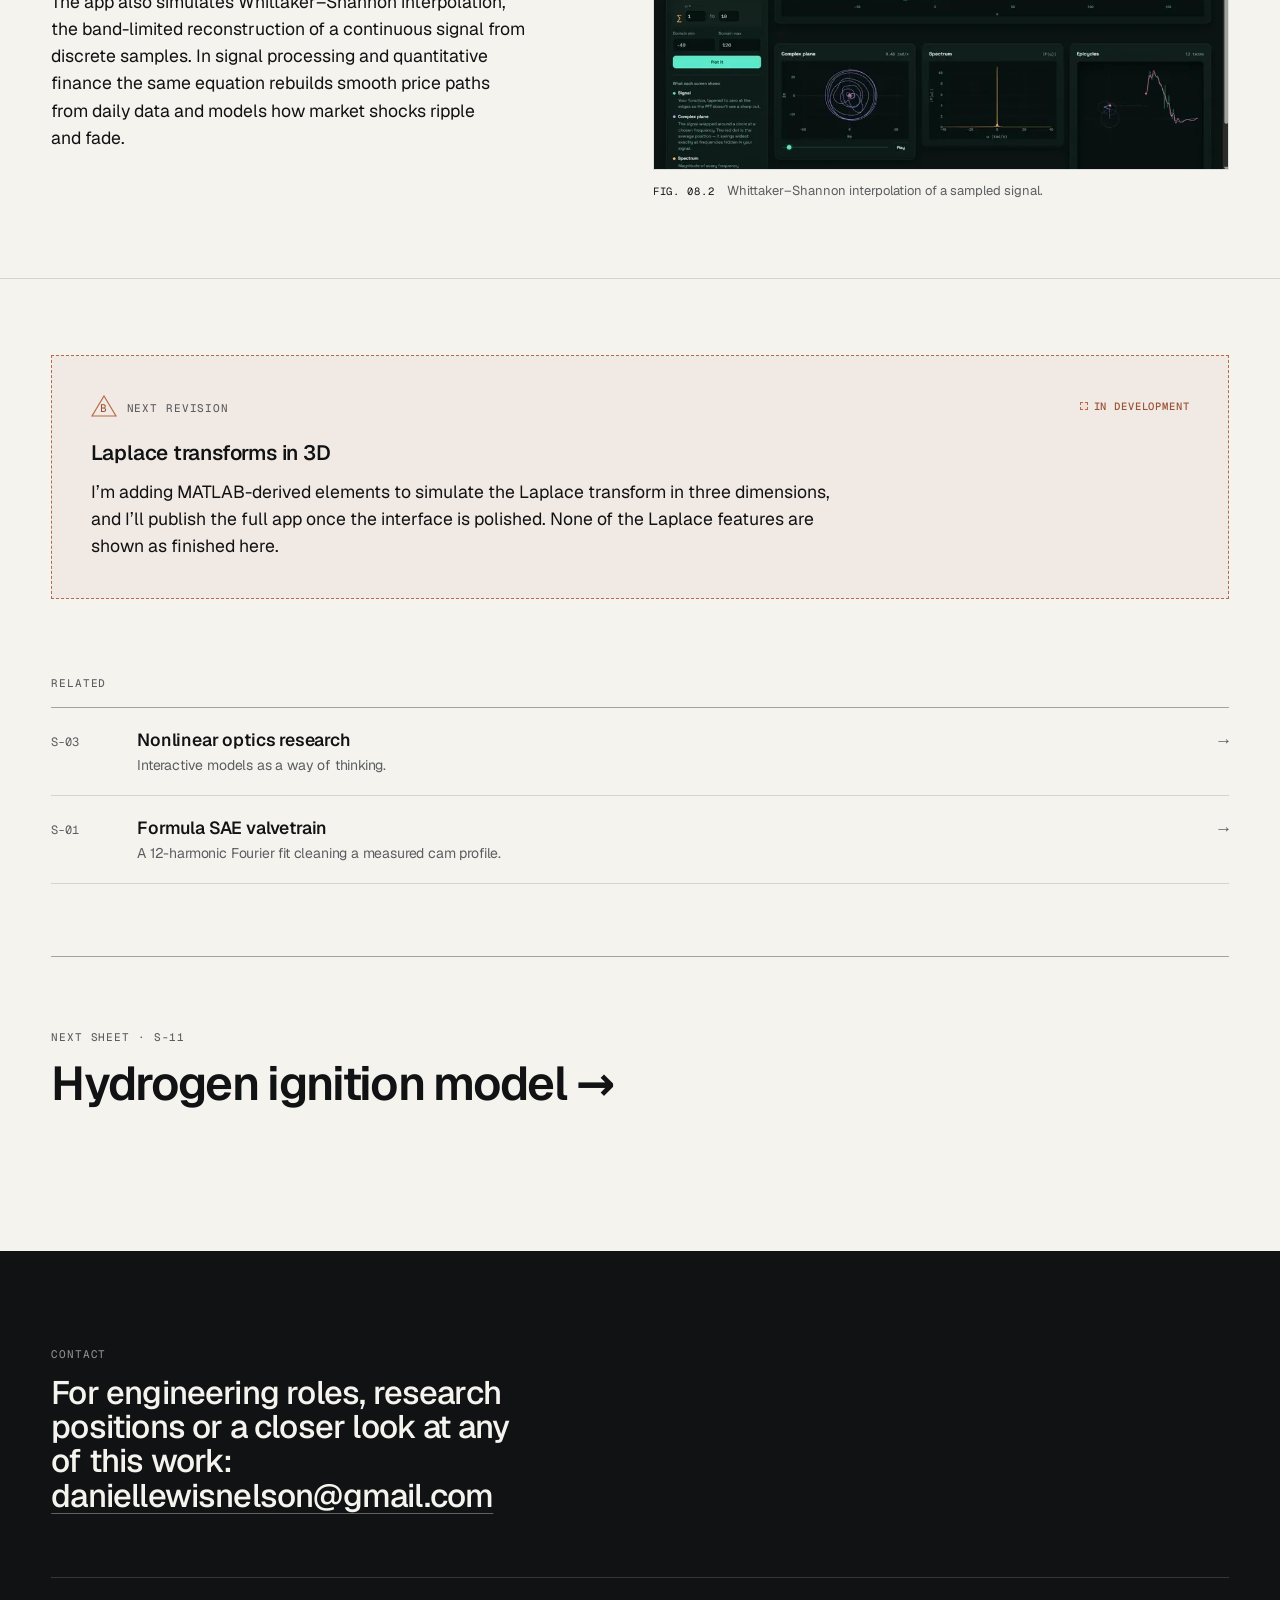
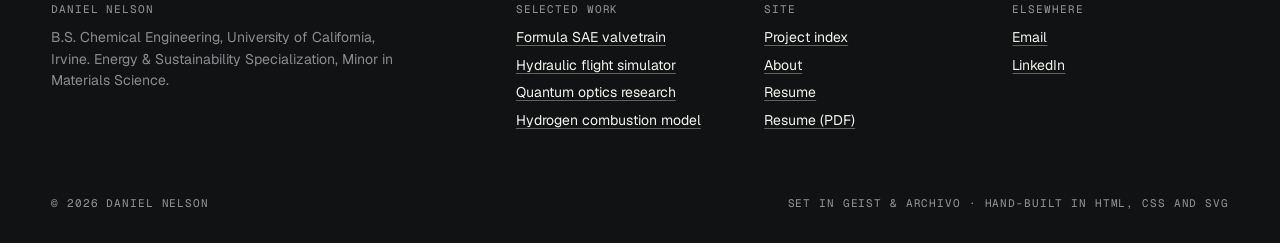
<file: work/fourier-visualizer.html>
<!DOCTYPE html>
<html lang="en">
<head>
<meta charset="utf-8">
<meta name="viewport" content="width=device-width, initial-scale=1">
<title>Fourier / Laplace transform visualizer — Daniel Nelson</title>
<meta name="description" content="An independent web app that makes Fourier analysis visible: series, complex-plane and epicycle views of any signal you type in. Laplace module in development.">
<meta name="author" content="Daniel Nelson">
<meta name="theme-color" content="#F5F3EE">
<link rel="canonical" href="https://dnl2030.github.io/EngineeringPortfolioDanielN/work/fourier-visualizer.html">
<meta property="og:type" content="website">
<meta property="og:site_name" content="Daniel Nelson — Engineering Portfolio">
<meta property="og:title" content="Fourier / Laplace transform visualizer — Daniel Nelson">
<meta property="og:description" content="An independent web app that makes Fourier analysis visible: series, complex-plane and epicycle views of any signal you type in. Laplace module in development.">
<meta property="og:url" content="https://dnl2030.github.io/EngineeringPortfolioDanielN/work/fourier-visualizer.html">
<meta property="og:image" content="https://dnl2030.github.io/EngineeringPortfolioDanielN/assets/img/og/fourier-visualizer--01-fourier-lab-square-wave-series.jpg">
<meta name="twitter:card" content="summary_large_image">
<link rel="icon" href="../assets/favicon.svg" type="image/svg+xml">
<link rel="preload" href="../assets/fonts/geist.woff2" as="font" type="font/woff2" crossorigin>
<script>(function(){var t;try{t=localStorage.getItem("theme")}catch(e){}if(t!=="light"&&t!=="dark")t=window.matchMedia&&matchMedia("(prefers-color-scheme: dark)").matches?"dark":"light";document.documentElement.setAttribute("data-theme",t)})();</script>
<link rel="stylesheet" href="../assets/css/site.css">
</head>
<body>
<a class="skip-link" href="#main">Skip to content</a>
<div class="frame" aria-hidden="true"></div>
<header class="topbar">
  <div class="wrap topbar__inner">
    <a class="brand" href="../index.html"><span class="brand__name">Daniel Nelson</span><span class="brand__role">Chemical Engineering · UC Irvine</span></a>
    <button class="nav__toggle" type="button" aria-expanded="false" aria-controls="site-nav">Menu</button>
    <nav id="site-nav" class="nav" aria-label="Primary">
      <a href="../index.html#work" aria-current="page">Top 3</a>
      <a href="../index.html#index">Projects</a>
      <a href="../about.html">About</a>
      <a href="../resume.html">Resume</a>
      <a href="mailto:daniellewisnelson@gmail.com">Contact</a>
    </nav>
    <button class="theme-toggle" type="button" aria-label="Switch to dark theme" title="Light / dark">
      <svg viewBox="0 0 20 20" aria-hidden="true"><circle cx="10" cy="10" r="7.25" fill="none" stroke="currentColor" stroke-width="1.3"/><path d="M10 2.75a7.25 7.25 0 0 1 0 14.5z" fill="currentColor"/></svg>
    </button>
  </div>
</header>
<main id="main">

  <header class="wrap p-head">
    <div class="p-head__grid">
      <div class="p-head__main">
        <p class="p-head__crumb"><a class="arrow-link arrow-link--back" href="../index.html#index">All projects</a><span class="label">Sheet 08 · Computation · 2025</span></p>
        <h1 id="title">Fourier Lab: seeing a transform work</h1>
        <p class="lead p-head__dek">An independent web app, built the summer before university, that shows how Fourier analysis takes a signal apart. Type a function or pick an example, then watch the series, complex-plane and epicycle views build it back up.</p>
      </div>
      <div class="title-block p-head__tb"><div class="title-block__head"><span>Independent project</span><span>S-08</span></div><dl class="tb">
        <dt>Stack</dt><dd>Python · JavaScript · HTML · CSS</dd>
        <dt>Working</dt><dd>Fourier series, complex-plane and epicycle views; user-typed functions (spell-checked) and summations for square, saw and noise signals</dd>
        <dt>Status</dt><dd>Fourier module working and running live below · Laplace module in development</dd>
      </dl></div>
    </div>
  </header>

  <section class="wrap fl-section" aria-labelledby="lab-title">
    <figure class="ifig fourier-lab" data-fig="fourier-lab">
      <div class="ifig__head"><span class="label" id="lab-title" style="color:var(--fg)">Fig. 08.1 — Interactive · Fourier Lab, ported from the Flask app</span><span class="ev ev--built">Runs in your browser</span></div>
      <form class="fl-form" autocomplete="off">
        <div class="fl-input">
          <label for="fl-fn" class="fl-fx">f(x) =</label>
          <input id="fl-fn" name="fn" type="text" spellcheck="false" autocapitalize="off" value="2*sinx+cosx+4*sin(7*x)+cos(13*x)+12*cos(2*x)">
          <button type="submit" class="fl-btn fl-btn--primary">Plot</button>
          <button type="button" class="fl-btn" data-act="example">Example</button>
          <button type="button" class="fl-btn" data-act="sum" aria-pressed="false">Summation: off</button>
        </div>
        <div class="fl-sum" hidden><span class="fl-sigma" aria-hidden="true">Σ</span><label for="fl-lo">n =</label><input id="fl-lo" name="lower" type="number" value="1"><label for="fl-hi">to</label><input id="fl-hi" name="upper" type="number" value="10"></div>
        <p class="fl-msg" data-out="msg" aria-live="polite"></p>
      </form>
      <div class="fl-plots">
        <div class="fl-panel fl-panel--fn"><p class="label">Function, <span class="sym">−10 ≤ x ≤ 10</span></p><svg data-plot="fn" viewBox="0 0 600 260" role="img" aria-label="Plot of the entered function from x equals minus 10 to 10"></svg></div>
        <div class="fl-panel fl-panel--fft"><p class="label">Fourier transform · the dashed line is the winding frequency</p><svg data-plot="fft" viewBox="0 0 600 260" role="img" aria-label="Magnitude spectrum of the entered function"></svg></div>
        <div class="fl-panel fl-panel--wind">
          <p class="label">Complex plane · <span class="sym">f(x)·e<sup>−iωx</sup></span></p>
          <svg data-plot="complex" viewBox="0 0 420 420" role="img" aria-label="The function wound around the complex plane at the chosen frequency, with its centre of mass"></svg>
          <div class="ctrl"><div class="ctrl__label"><label for="fl-w">Winding frequency <span class="sym">ω</span></label><output for="fl-w" data-out="wfreq">0.00</output></div><input id="fl-w" name="wfreq" type="range" min="0" max="10" step="0.01" value="0"></div>
          <div class="fl-wind-foot"><button type="button" class="fl-btn" data-act="play">Play</button><span class="mono">Centre of mass <span data-out="com"></span></span></div>
        </div>
      </div>
      <figcaption class="ifig__foot">Ported from <span class="mono">app.py</span>, <span class="mono">DisplayFunction.py</span>, <span class="mono">displayfft.py</span> and <span class="mono">script.js</span>. The function is sampled 5,000 times on −100 ≤ x ≤ 100, tapered with a Tukey window (α = 0.25) and zero-padded, then transformed with a 2,048-point FFT; summation mode transforms the padded samples. The winding animation slows and pauses at spectral peaks, where the centre of mass jumps away from the origin. Results match the original Python to within 10⁻¹³. Expressions are parsed safely rather than passed to eval(). The spinning-arrows (epicycle) panel isn’t part of the code ported here.</figcaption>
    </figure>
  </section>

  <section class="wrap p-section" aria-labelledby="ws">
    <div class="detail-grid" style="align-items:center">
      <div class="detail-grid__text">
        <h2 id="ws" class="h2">The same math, other uses</h2>
        <p style="margin-top:16px">The app also simulates Whittaker–Shannon interpolation, the band-limited reconstruction of a continuous signal from discrete samples. In signal processing and quantitative finance the same equation rebuilds smooth price paths from daily data and models how market shocks ripple and fade.</p>
      </div>
      <figure class="fig fig--contain detail-grid__media"><div class="sheet-img browser"><img src="../assets/img/fourier-visualizer/02-whittaker-shannon-interpolation.webp" srcset="../assets/img/fourier-visualizer/02-whittaker-shannon-interpolation-sm.webp 960w, ../assets/img/fourier-visualizer/02-whittaker-shannon-interpolation.webp 1280w" sizes="(min-width: 1000px) 50vw, 100vw" width="1280" height="627" alt="Fourier Lab showing Whittaker–Shannon interpolation reconstructing a continuous signal from discrete samples" loading="lazy" decoding="async" data-zoom="../assets/img/fourier-visualizer/02-whittaker-shannon-interpolation.webp"></div><figcaption><span class="fig__no">Fig. 08.2</span> Whittaker–Shannon interpolation of a sampled signal.</figcaption></figure>
    </div>
  </section>

  <section class="wrap p-section" aria-labelledby="next-h">
    <div class="rev">
      <div class="rev__head"><span class="label"><span class="rev__tri">B</span>Next revision</span><span class="ev ev--dev">In development</span></div>
      <h2 id="next-h" class="h3">Laplace transforms in 3D</h2>
      <p style="margin-top:12px;max-width:64ch">I’m adding MATLAB-derived elements to simulate the Laplace transform in three dimensions, and I’ll publish the full app once the interface is polished. None of the Laplace features are shown as finished here.</p>
    </div>
  </section>

  <section class="wrap" style="padding-bottom:var(--section)" aria-labelledby="related">
    <p class="label" id="related" style="margin-bottom:16px">Related</p>
    <div class="xrefs">
      <a class="xref" href="quantum-optics-research.html"><span class="xref__no">S-03</span><span class="xref__title">Nonlinear optics research<span class="xref__why">Interactive models as a way of thinking.</span></span></a>
      <a class="xref" href="fsae-valvetrain.html#baseline"><span class="xref__no">S-01</span><span class="xref__title">Formula SAE valvetrain<span class="xref__why">A 12-harmonic Fourier fit cleaning a measured cam profile.</span></span></a>
    </div>
    <a class="next-project" href="hydrogen-combustion.html" style="margin-top:72px"><span class="label">Next sheet · S-11</span><span class="next-project__title" style="display:block;margin-top:12px">Hydrogen ignition model →</span></a>
  </section>
</main>
<footer class="footer" id="contact">
  <div class="wrap">
    <p class="label" style="color:var(--graphite-lt)">Contact</p>
    <p class="footer__big" style="margin-top:14px">For engineering roles, research positions or a closer look at any of this work: <a href="mailto:daniellewisnelson@gmail.com">daniellewisnelson@gmail.com</a></p>
    <div class="footer__grid">
      <div>
        <span class="label">Daniel Nelson</span>
        <p class="muted" style="font-size:14px;max-width:40ch;color:var(--graphite-lt)">B.S. Chemical Engineering, University of California, Irvine. Energy &amp; Sustainability Specialization, Minor in Materials Science.</p>
      </div>
      <div>
        <span class="label">Selected work</span>
        <ul>
          <li><a href="../work/fsae-valvetrain.html">Formula SAE valvetrain</a></li>
          <li><a href="../work/hydraulic-flight-simulator.html">Hydraulic flight simulator</a></li>
          <li><a href="../work/quantum-optics-research.html">Quantum optics research</a></li>
          <li><a href="../work/hydrogen-combustion.html">Hydrogen combustion model</a></li>
        </ul>
      </div>
      <div>
        <span class="label">Site</span>
        <ul>
          <li><a href="../index.html#index">Project index</a></li>
          <li><a href="../about.html">About</a></li>
          <li><a href="../resume.html">Resume</a></li>
          <li><a href="../assets/Resume_DanielNelson.pdf" download="Resume_DanielNelson.pdf">Resume (PDF)</a></li>
        </ul>
      </div>
      <div>
        <span class="label">Elsewhere</span>
        <ul>
          <li><a href="mailto:daniellewisnelson@gmail.com">Email</a></li>
          <li><a href="https://www.linkedin.com/in/daniellewisnelson" rel="noopener">LinkedIn</a></li>
        </ul>
      </div>
    </div>
    <div class="footer__base label"><span>© 2026 Daniel Nelson</span><span>Set in Geist &amp; Archivo · Hand-built in HTML, CSS and SVG</span></div>
  </div>
</footer>
<script src="../assets/js/site.js" defer></script>
<script src="../assets/js/figures/fourier.js" defer></script>
</body>
</html>
</file>
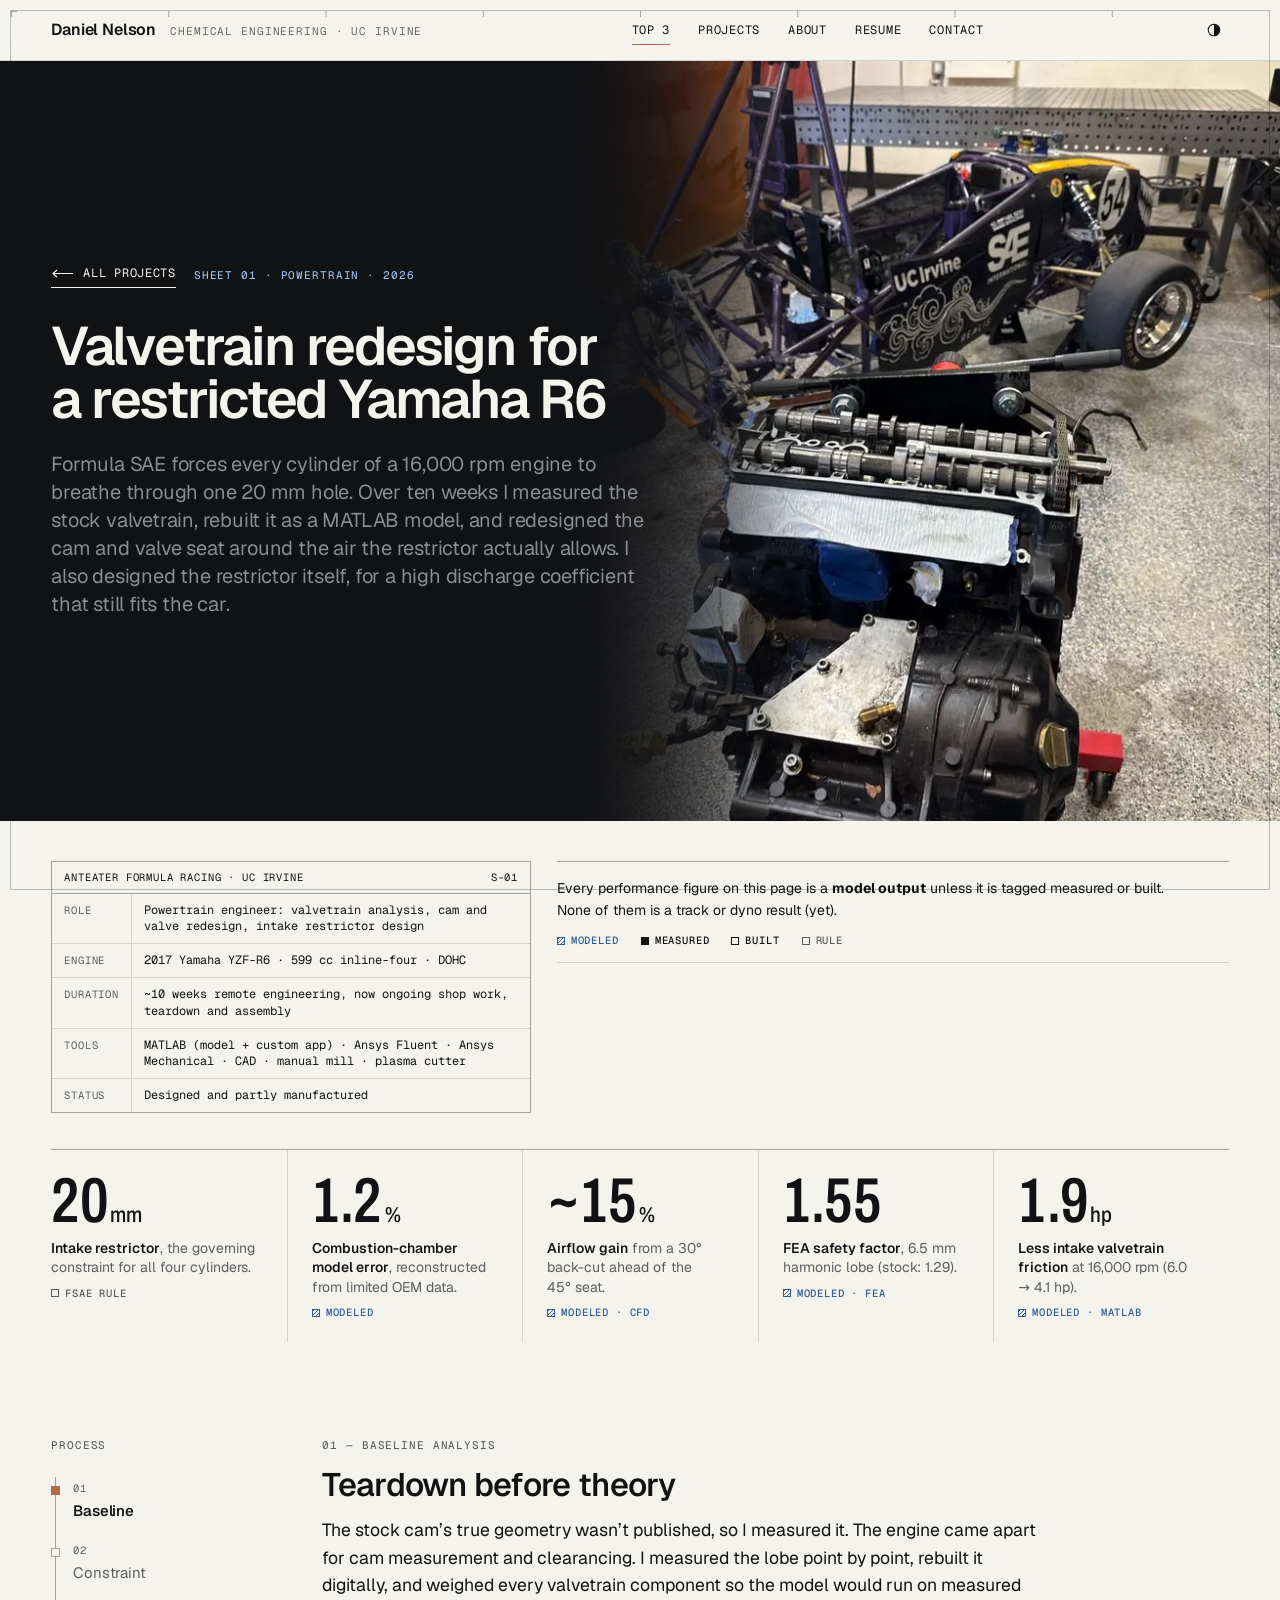
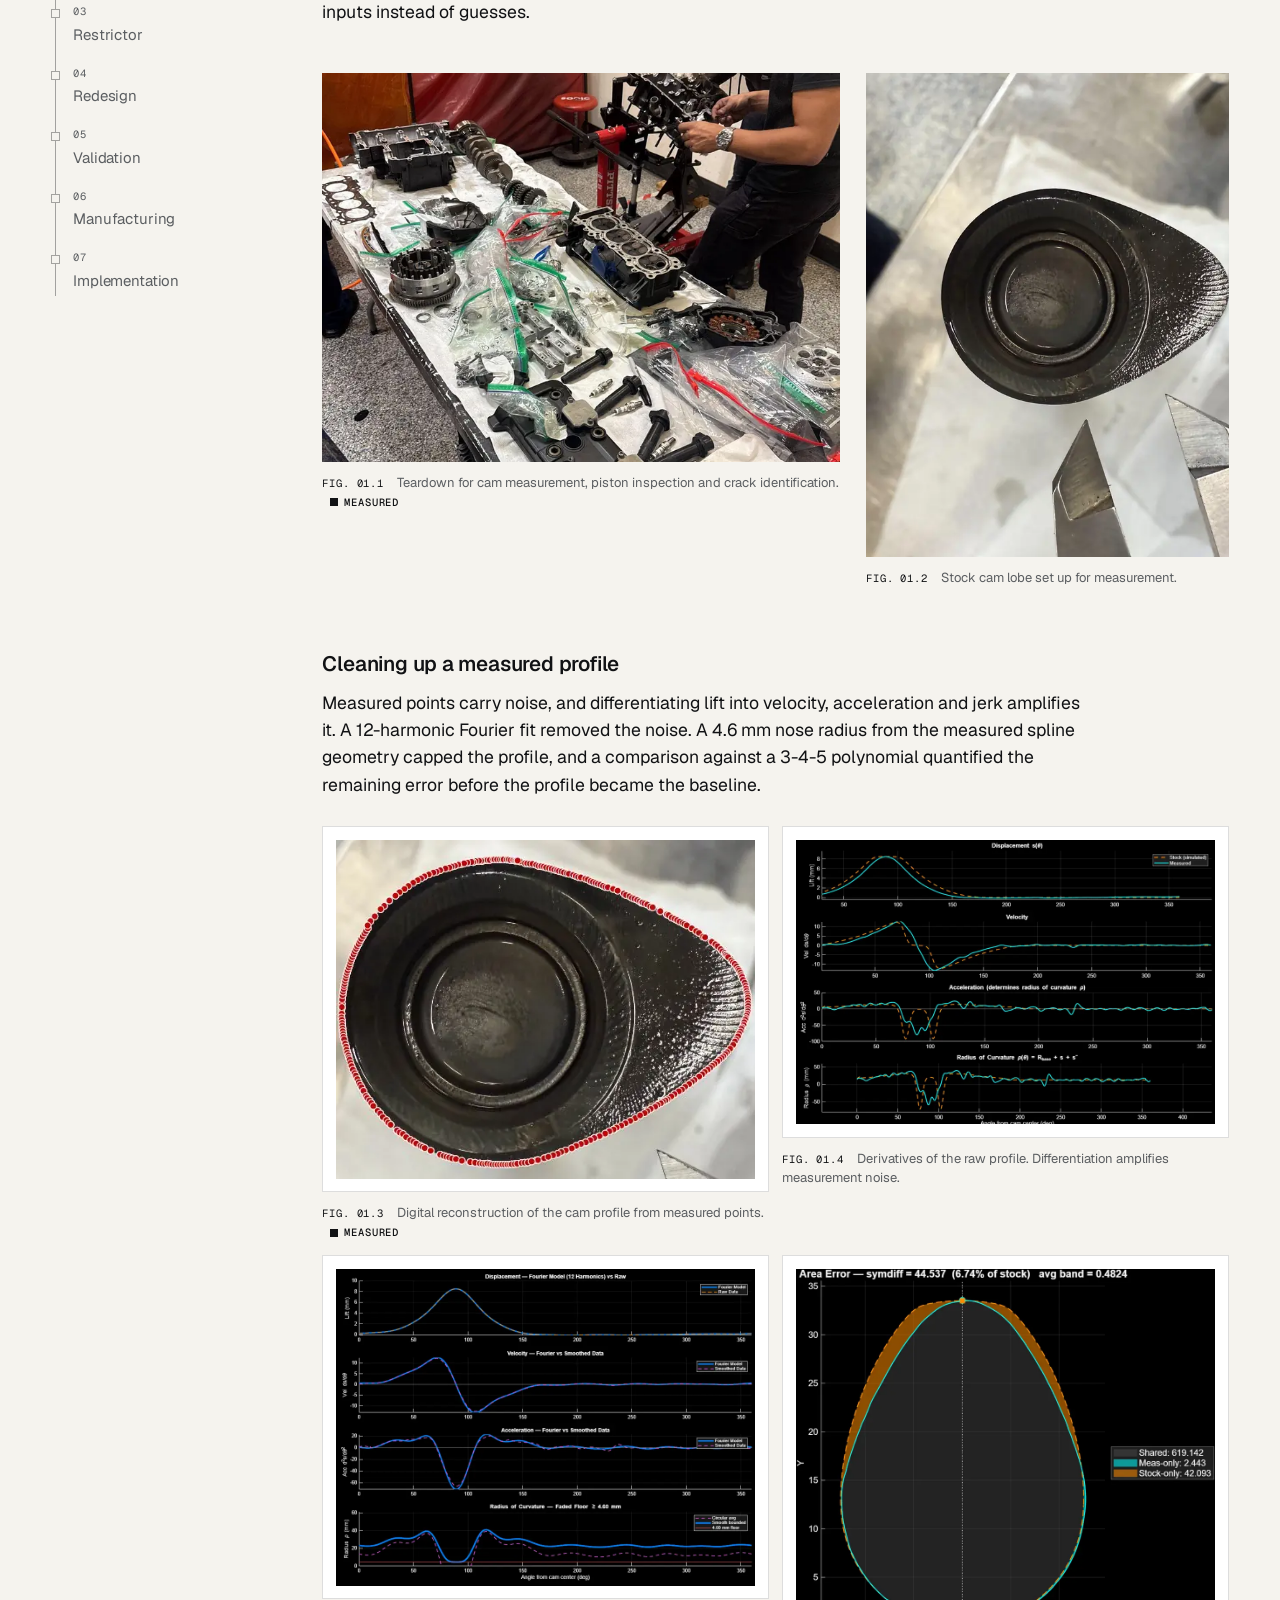
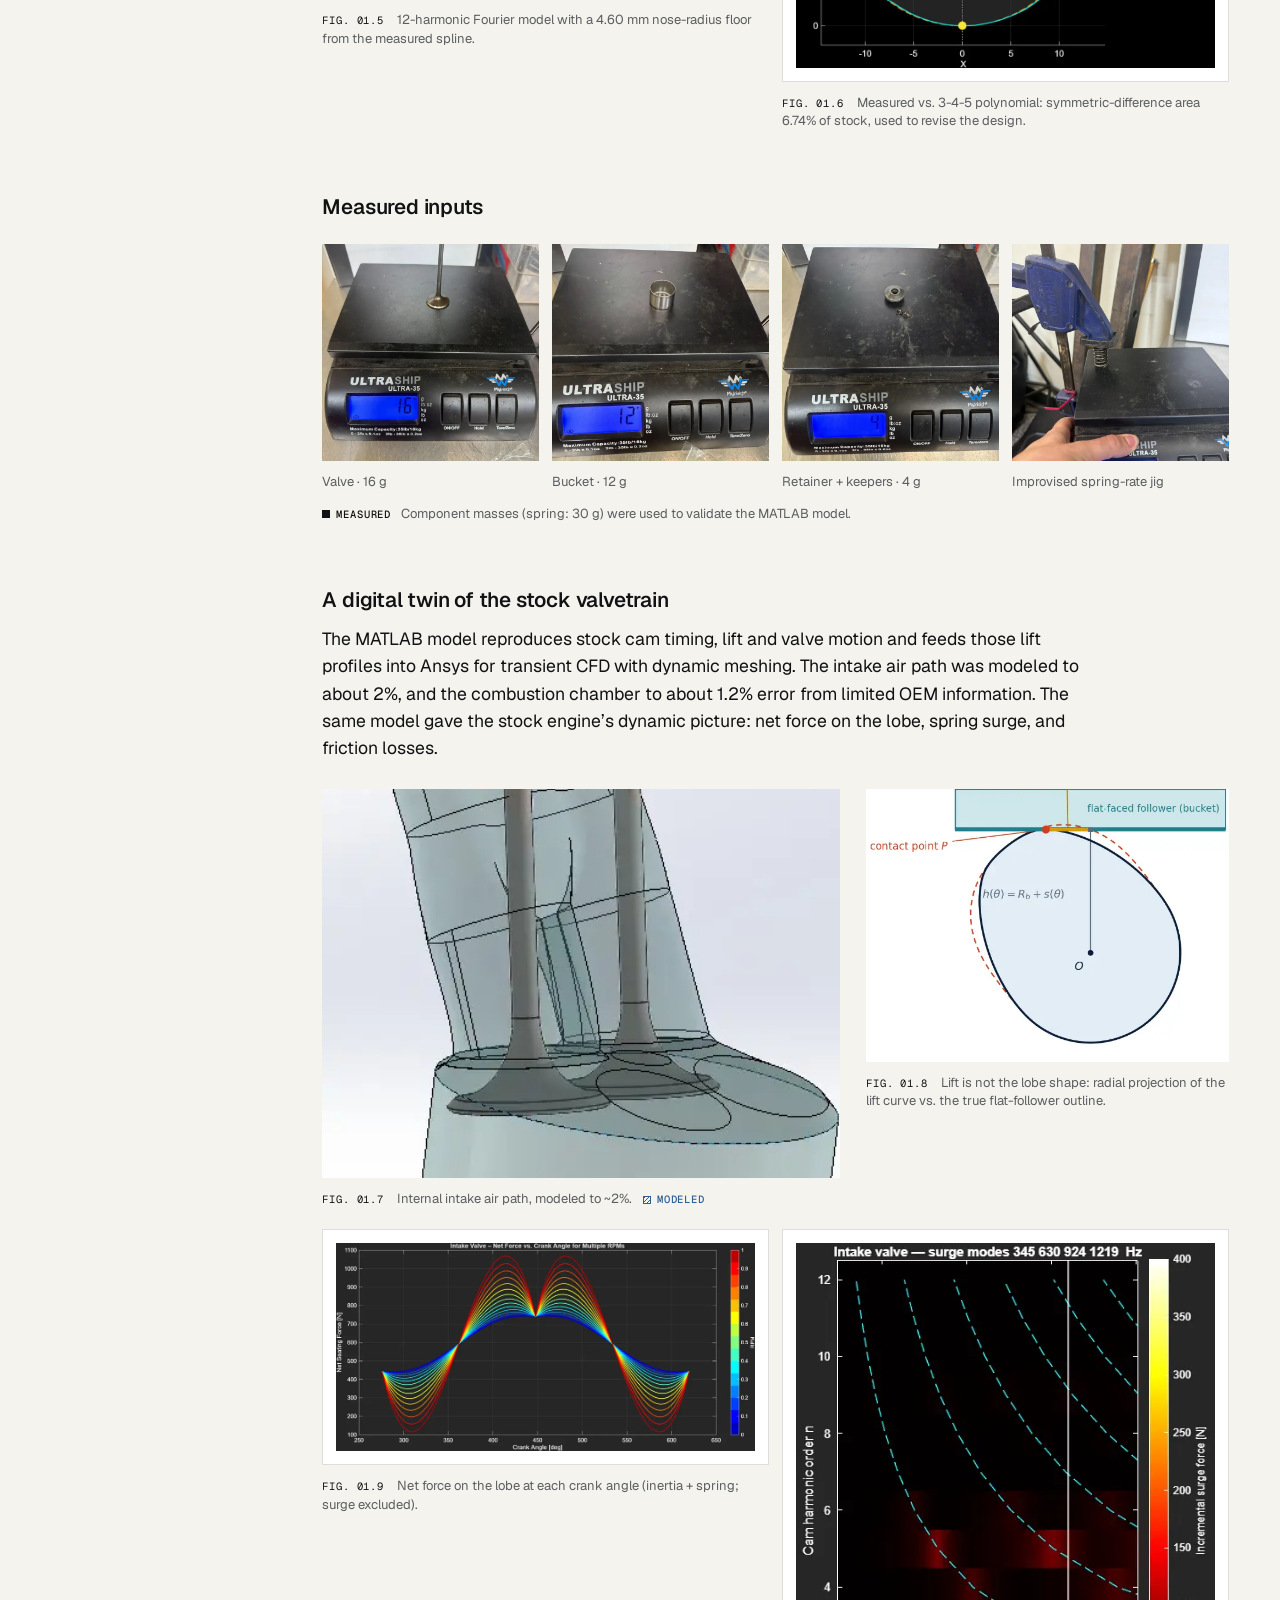
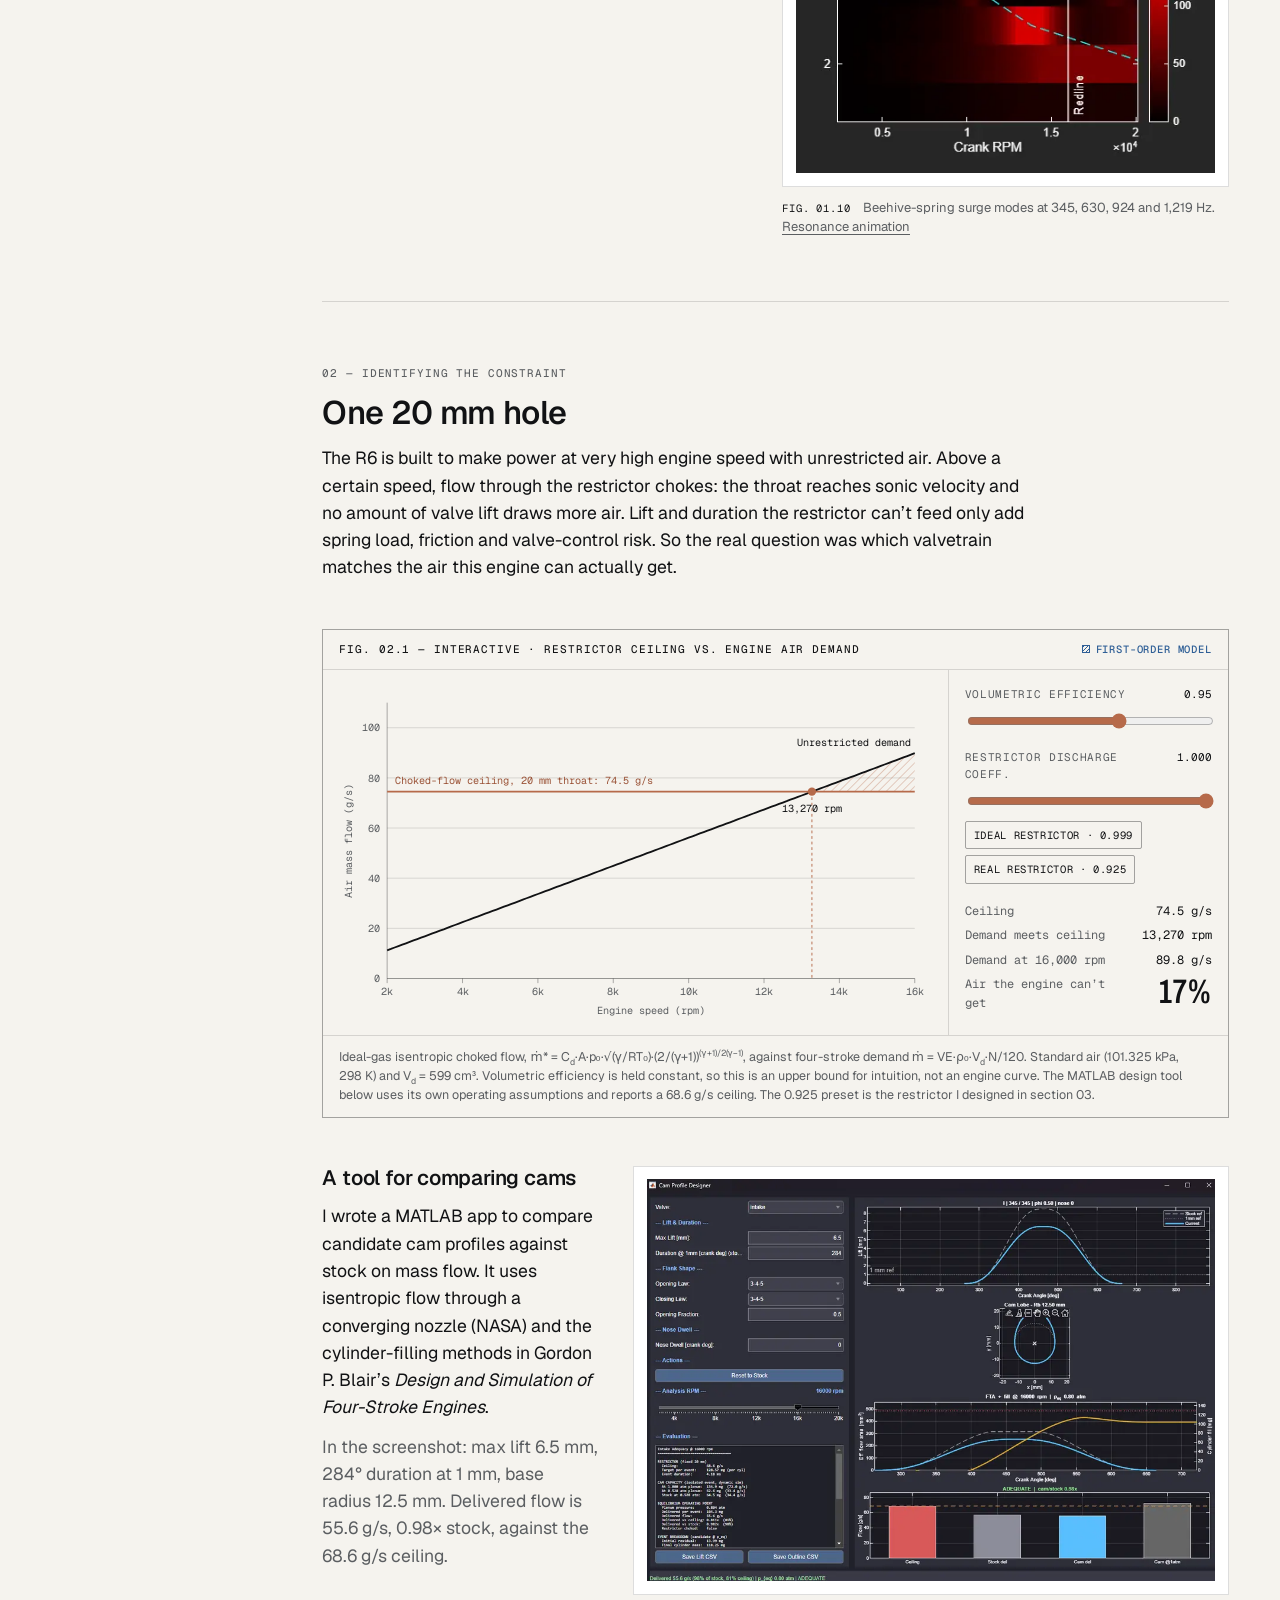
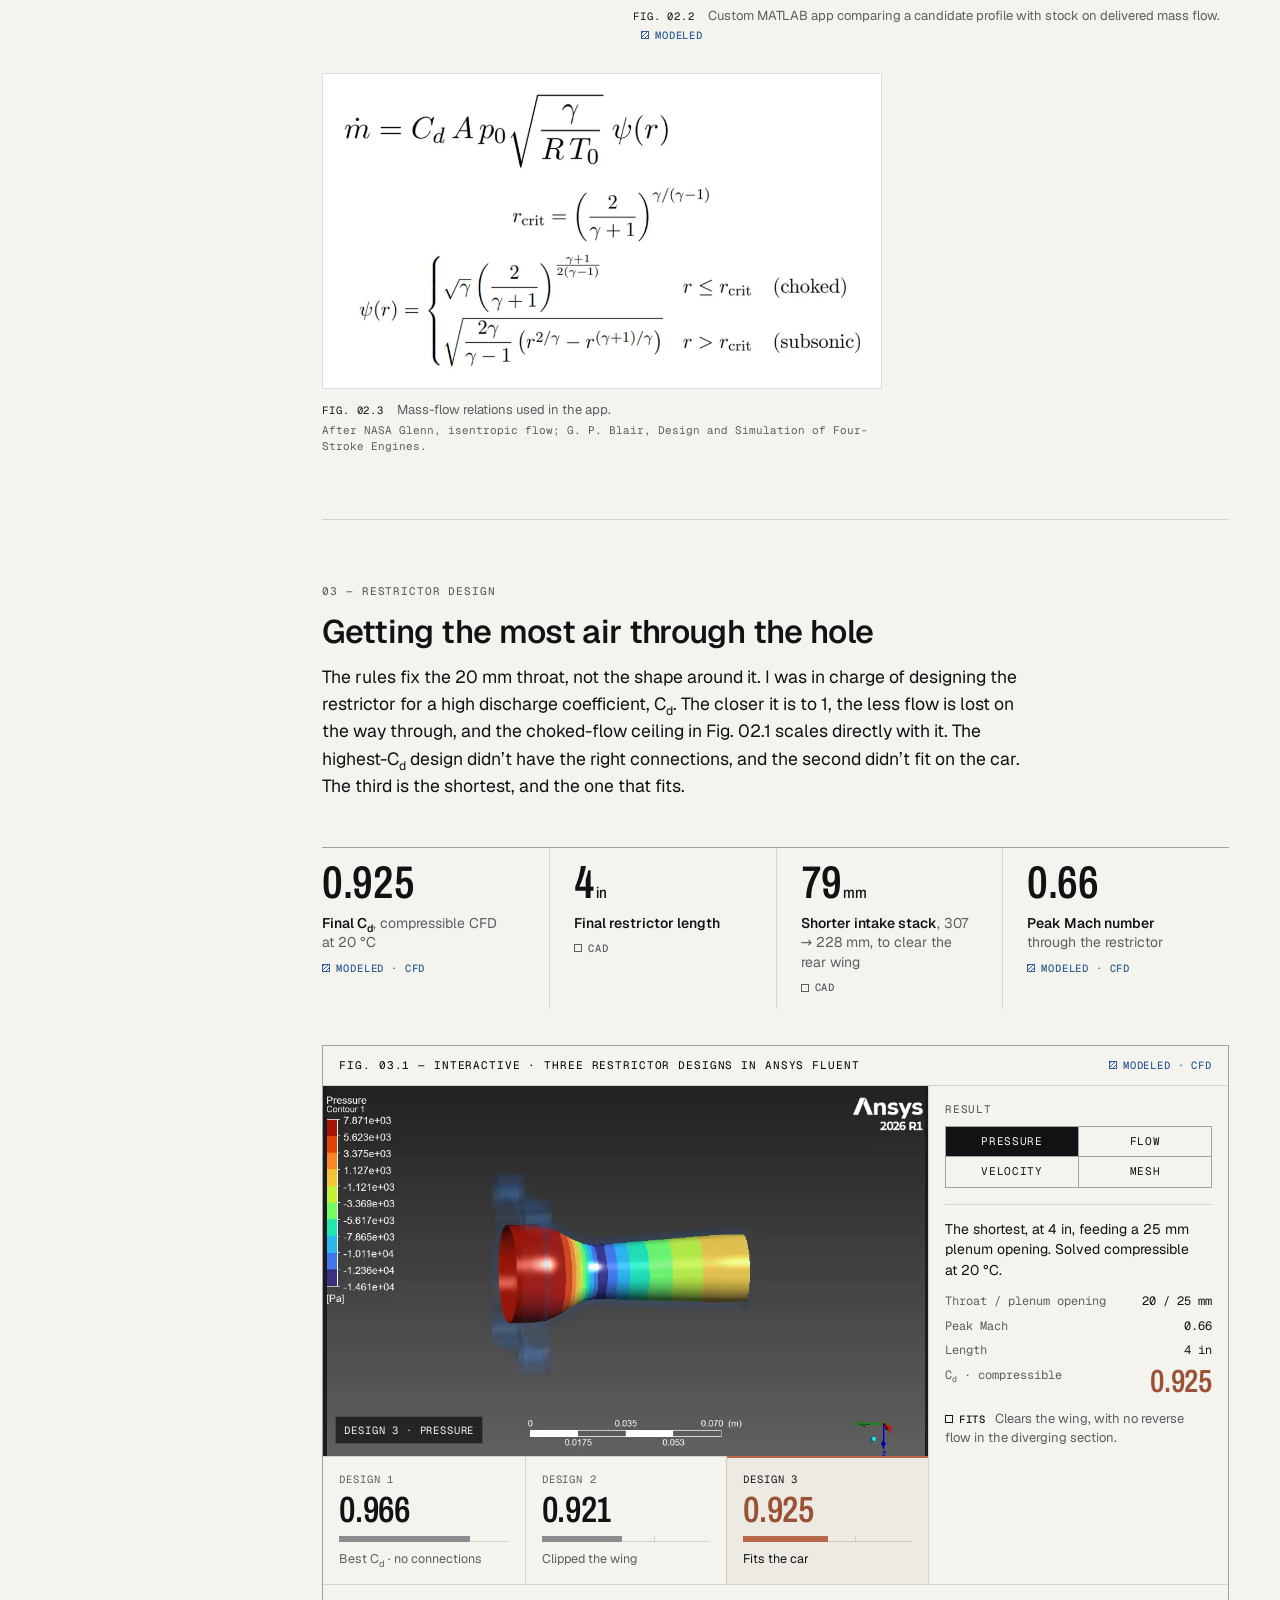
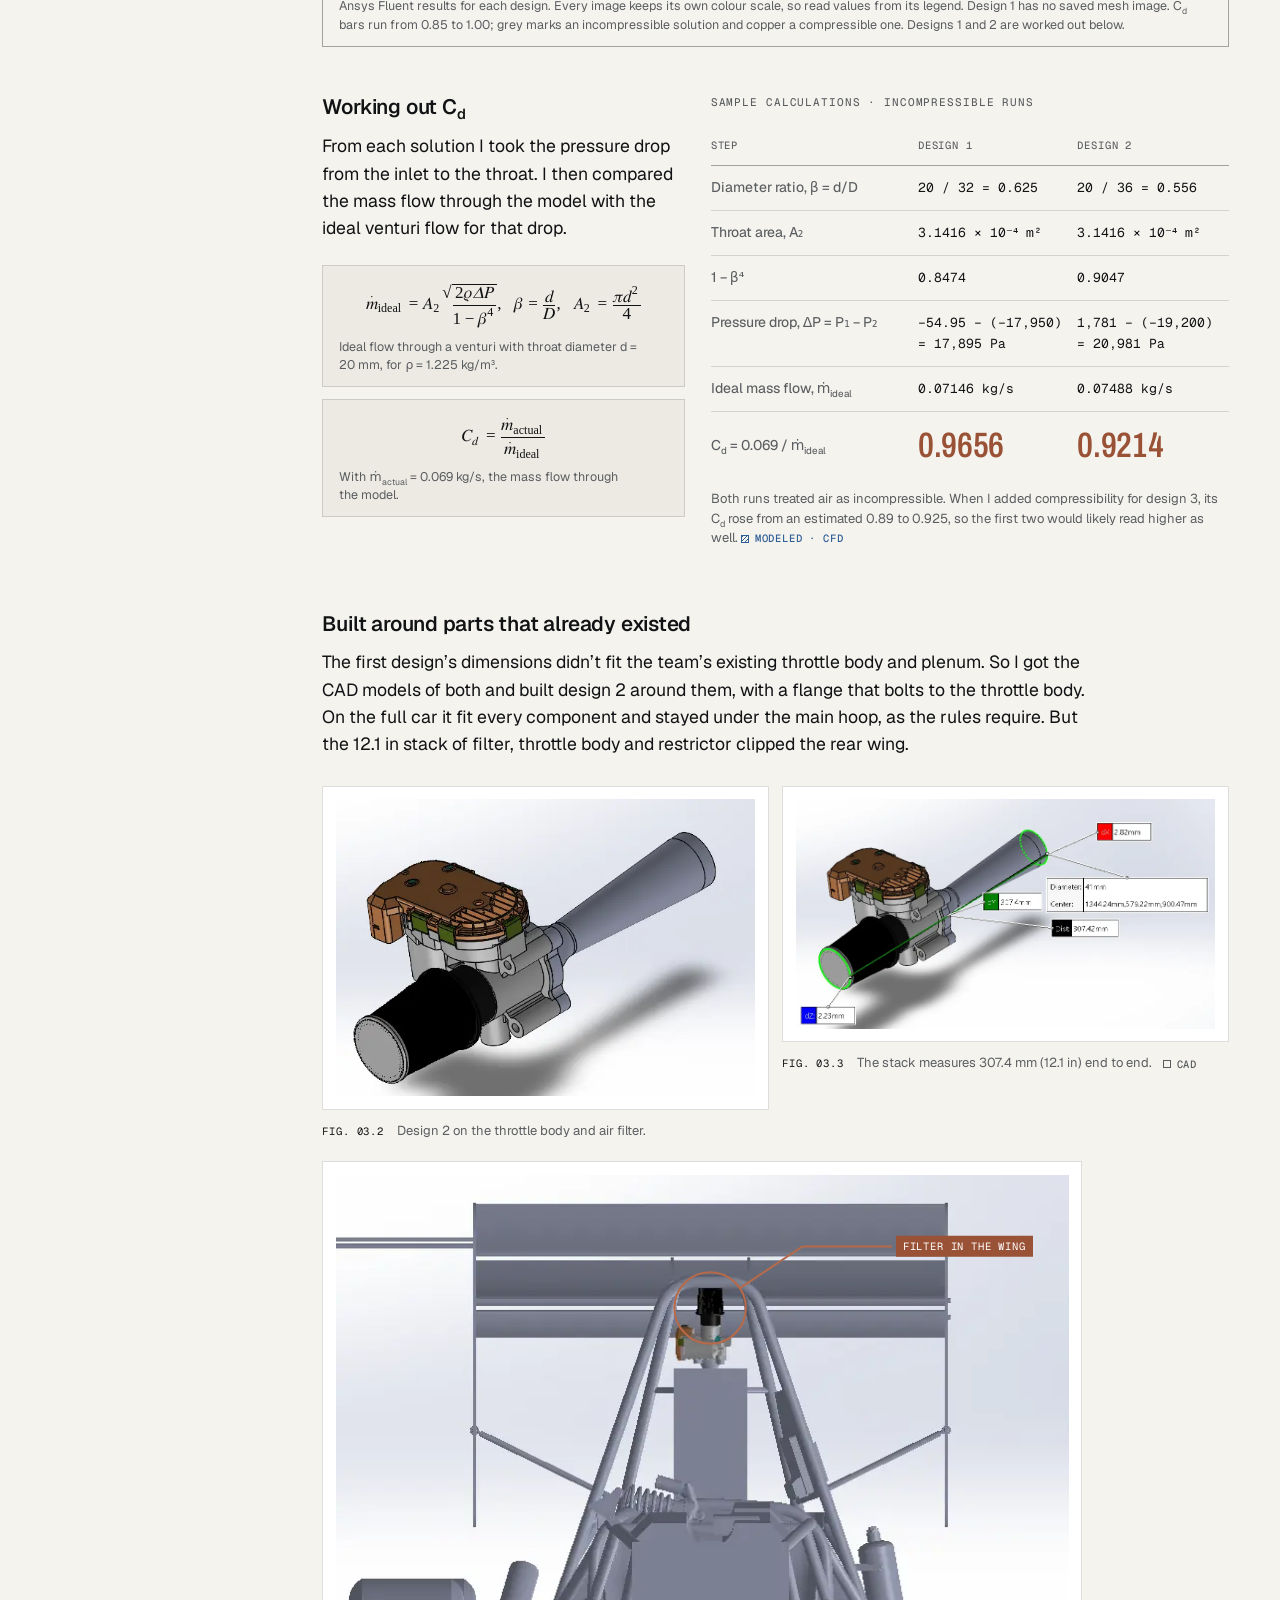
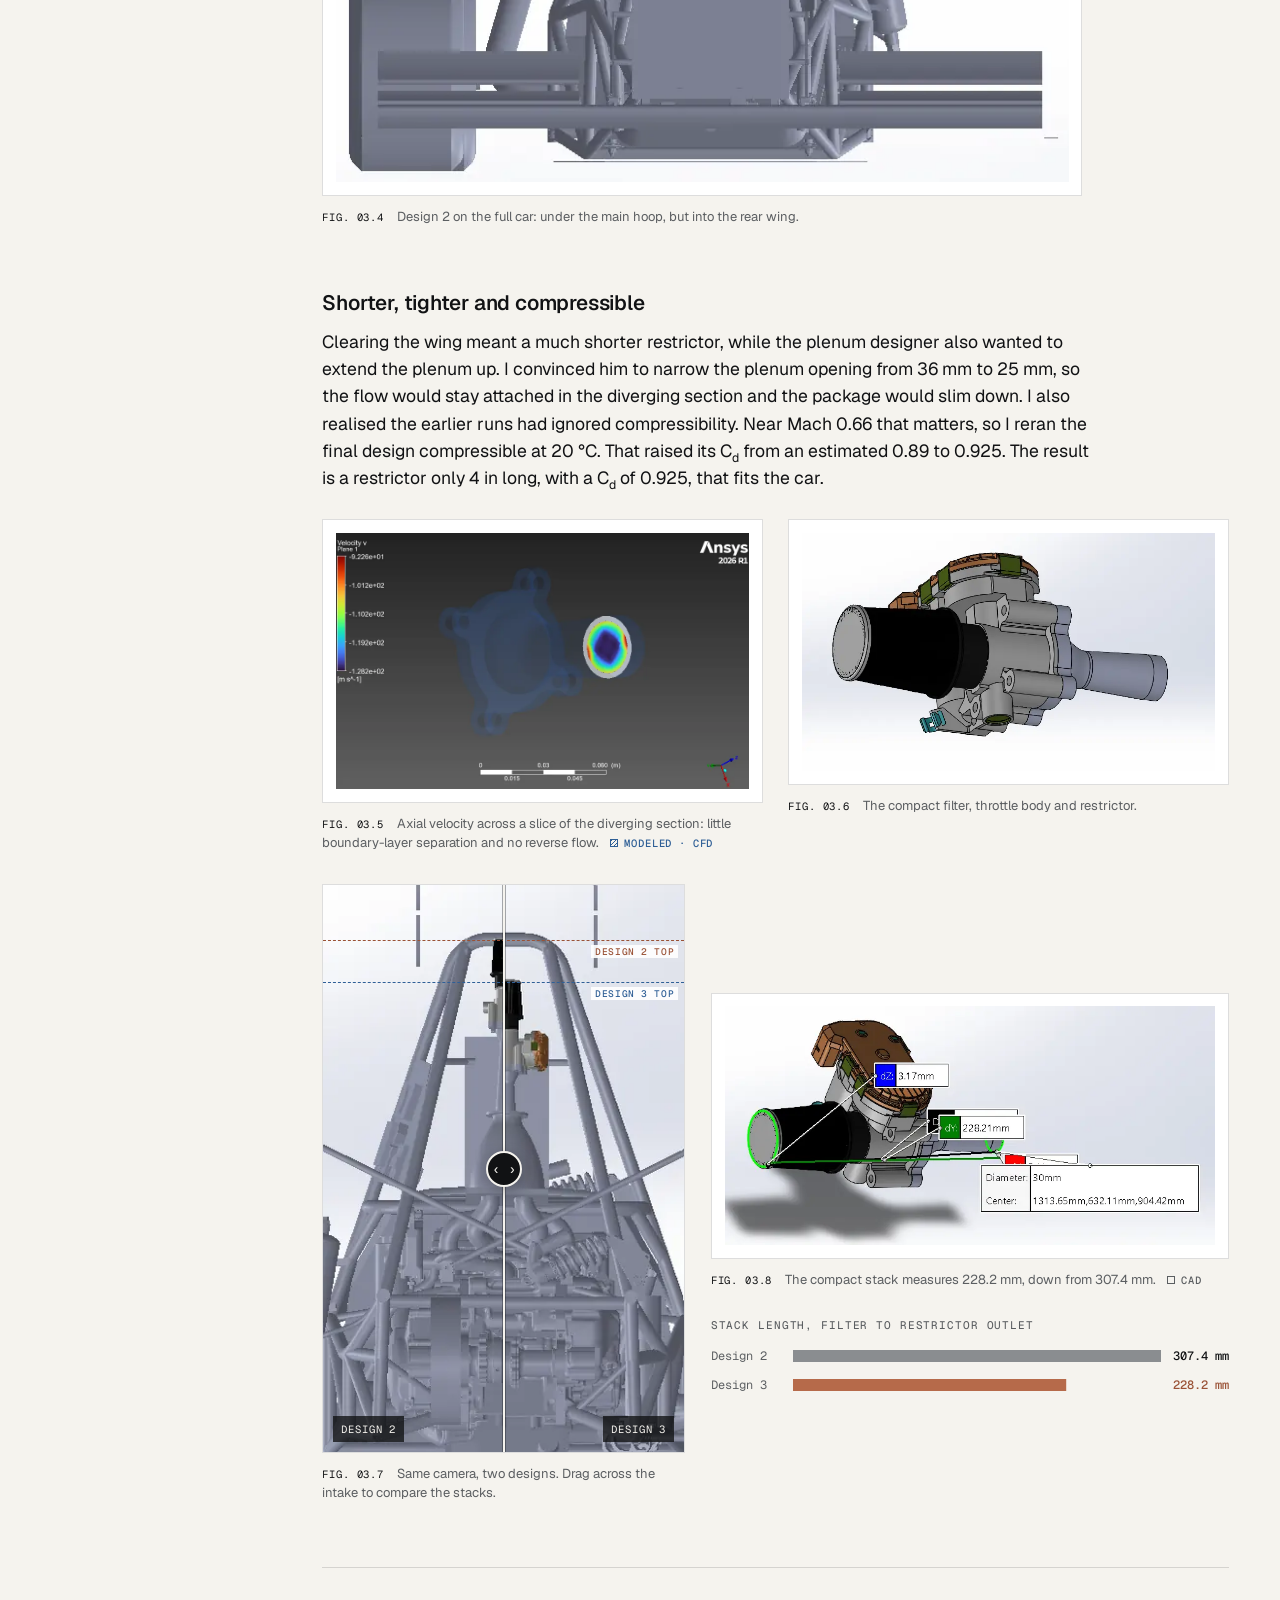
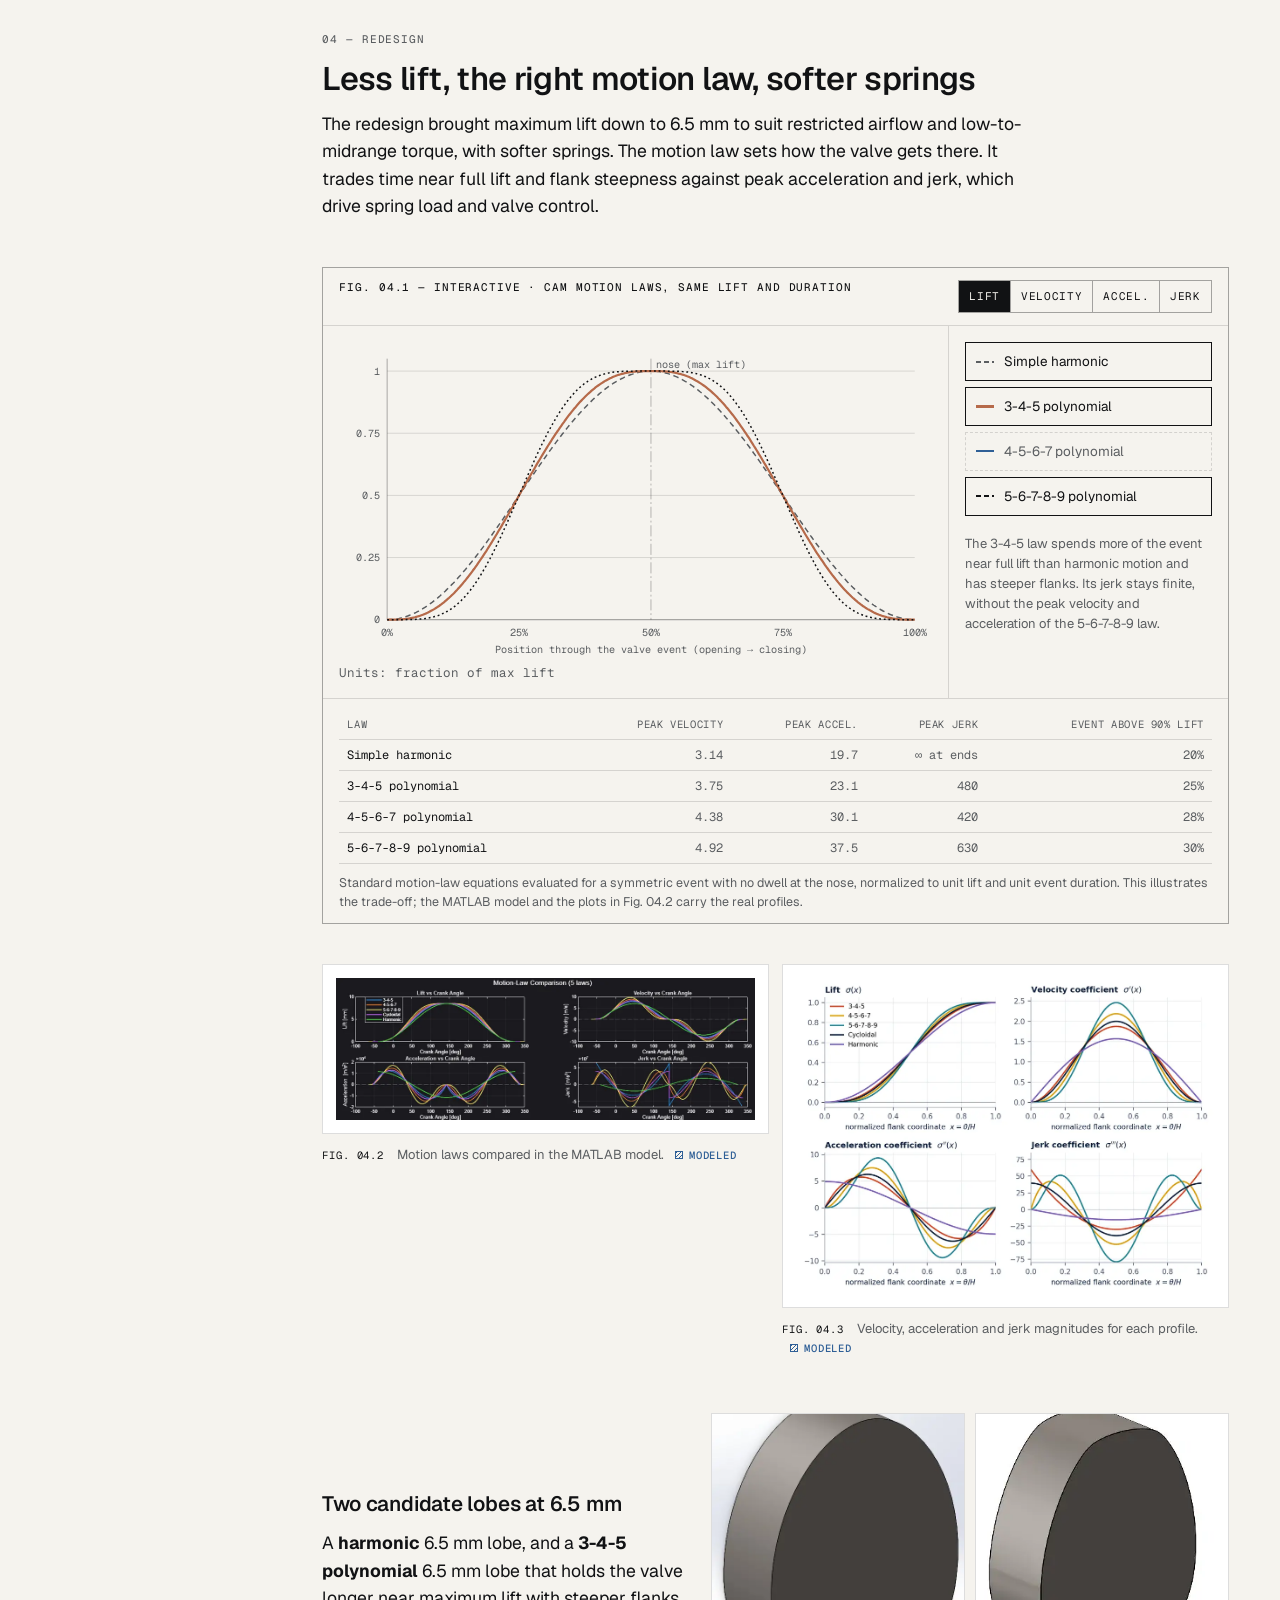
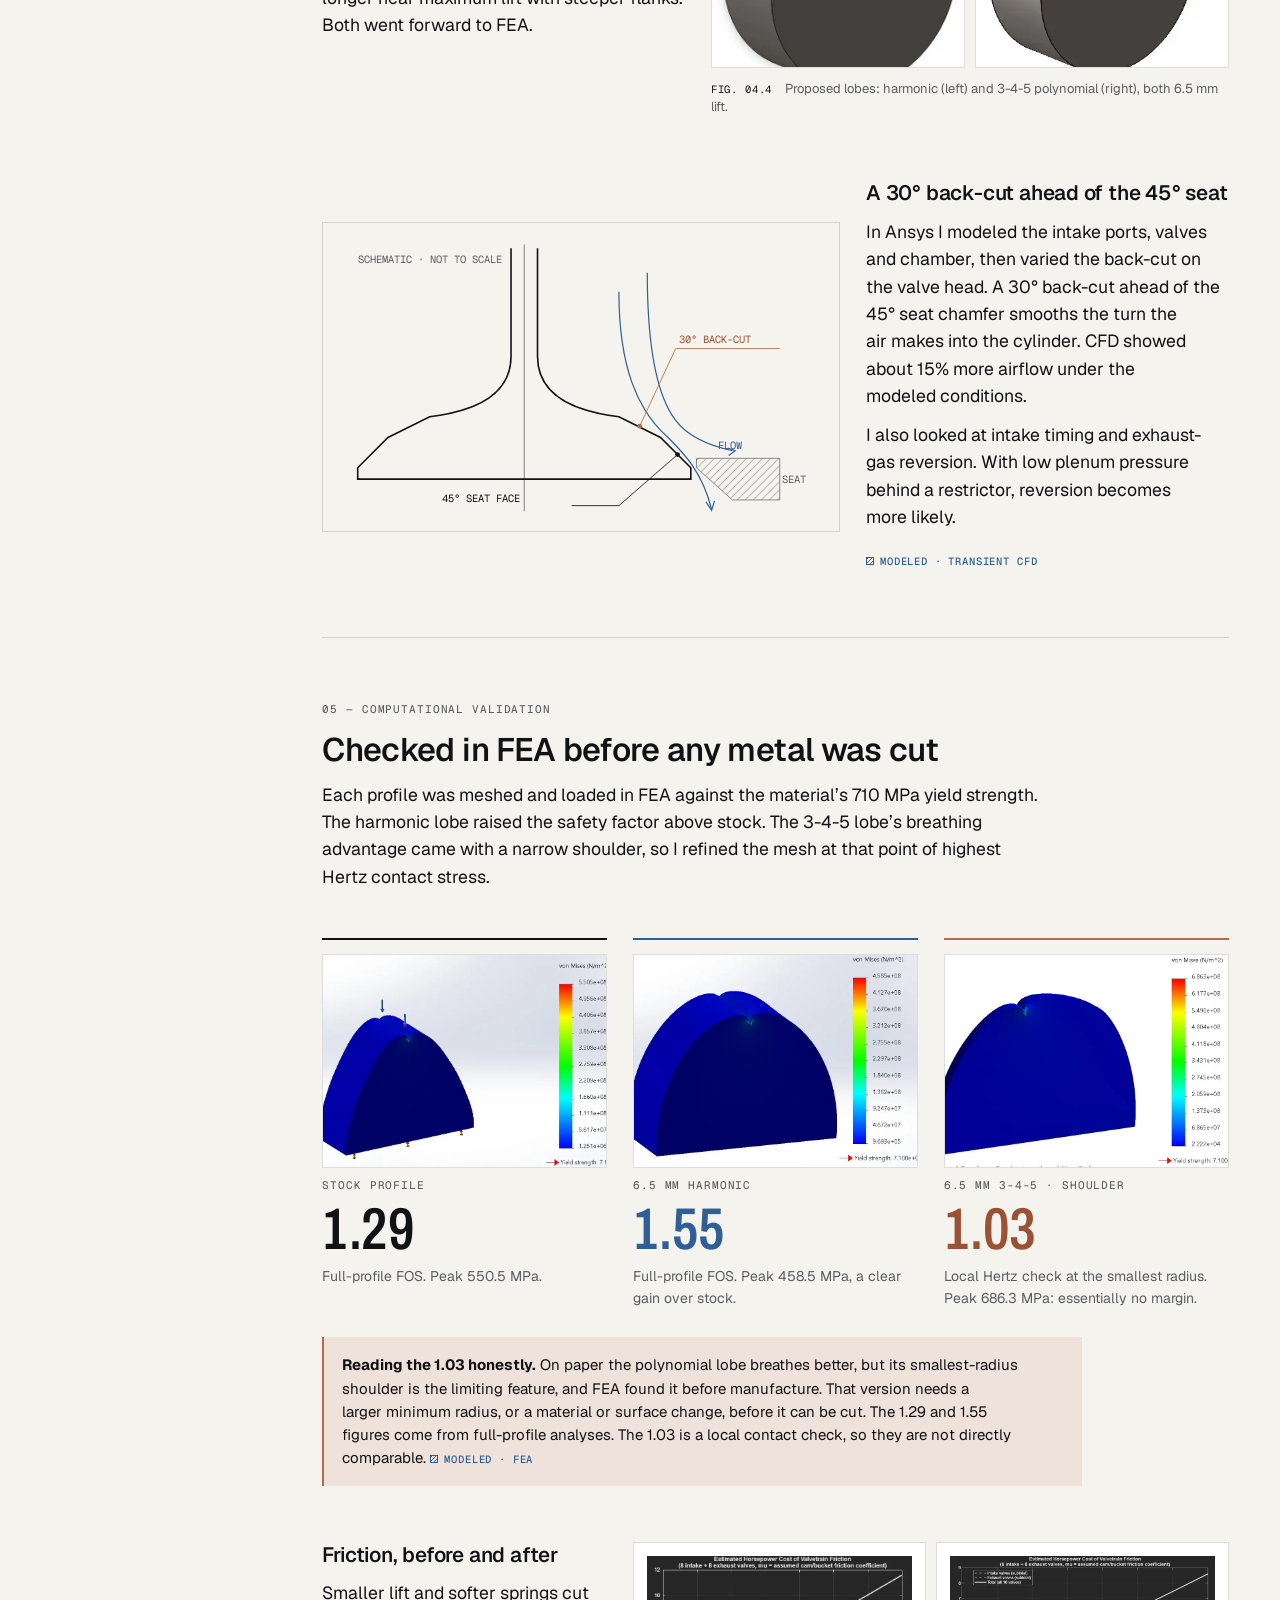
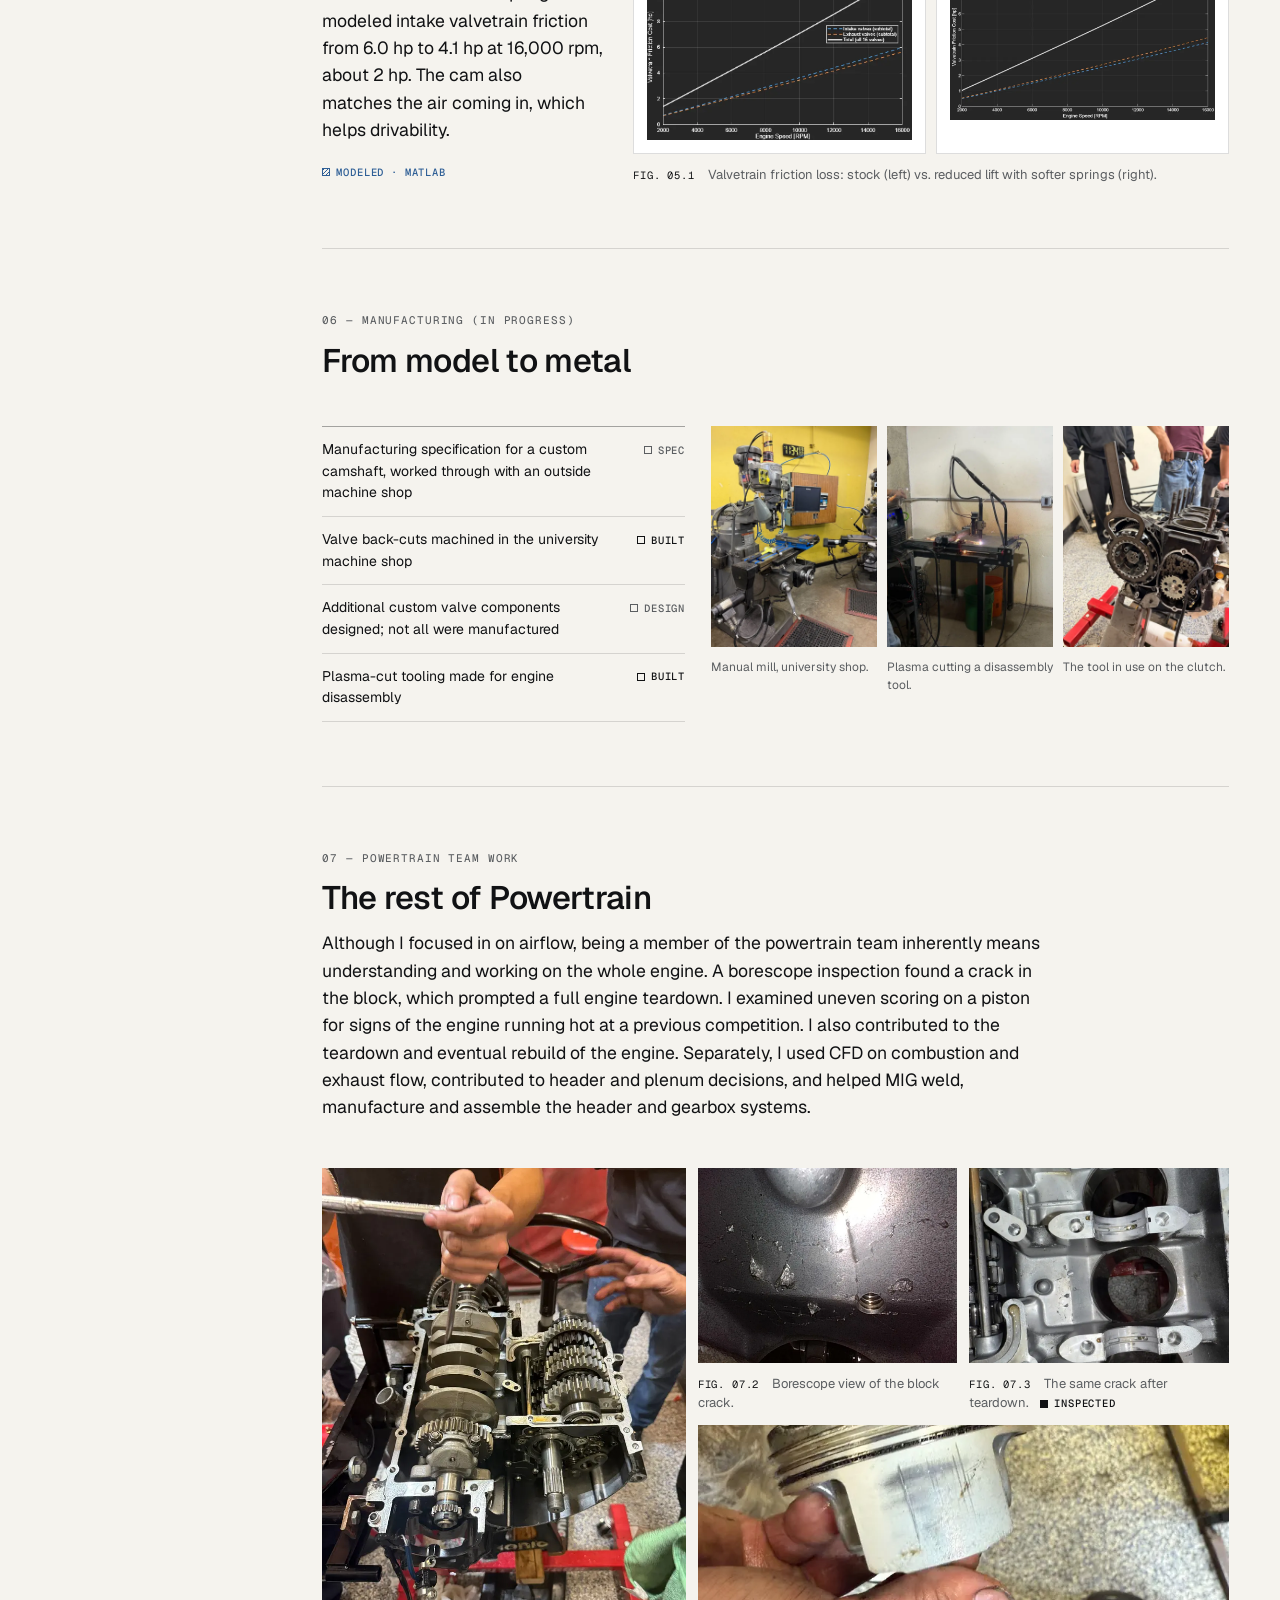
<file: work/fsae-valvetrain.html>
<!DOCTYPE html>
<html lang="en">
<head>
<meta charset="utf-8">
<meta name="viewport" content="width=device-width, initial-scale=1">
<title>Valvetrain redesign for a restricted Yamaha R6 — Daniel Nelson</title>
<meta name="description" content="Anteater Formula Racing: measuring, modeling and redesigning the valvetrain of a 2017 Yamaha YZF-R6 for the Formula SAE 20 mm intake restrictor, and designing a high-Cd restrictor in Ansys Fluent — MATLAB, CFD, FEA and machining.">
<meta name="author" content="Daniel Nelson">
<meta name="theme-color" content="#F5F3EE">
<link rel="canonical" href="https://dnl2030.github.io/EngineeringPortfolioDanielN/work/fsae-valvetrain.html">
<meta property="og:type" content="website">
<meta property="og:site_name" content="Daniel Nelson — Engineering Portfolio">
<meta property="og:title" content="Valvetrain redesign for a restricted Yamaha R6 — Daniel Nelson">
<meta property="og:description" content="Anteater Formula Racing: measuring, modeling and redesigning the valvetrain of a 2017 Yamaha YZF-R6 for the Formula SAE 20 mm intake restrictor, and designing a high-Cd restrictor in Ansys Fluent — MATLAB, CFD, FEA and machining.">
<meta property="og:url" content="https://dnl2030.github.io/EngineeringPortfolioDanielN/work/fsae-valvetrain.html">
<meta property="og:image" content="https://dnl2030.github.io/EngineeringPortfolioDanielN/assets/img/og/fsae-valvetrain--09-r6-engine-camshafts-exposed.jpg">
<meta name="twitter:card" content="summary_large_image">
<link rel="icon" href="../assets/favicon.svg" type="image/svg+xml">
<link rel="preload" href="../assets/fonts/geist.woff2" as="font" type="font/woff2" crossorigin>
<script>(function(){var t;try{t=localStorage.getItem("theme")}catch(e){}if(t!=="light"&&t!=="dark")t=window.matchMedia&&matchMedia("(prefers-color-scheme: dark)").matches?"dark":"light";document.documentElement.setAttribute("data-theme",t)})();</script>
<link rel="stylesheet" href="../assets/css/site.css">
</head>
<body>
<a class="skip-link" href="#main">Skip to content</a>
<div class="frame" aria-hidden="true"></div>
<header class="topbar">
  <div class="wrap topbar__inner">
    <a class="brand" href="../index.html"><span class="brand__name">Daniel Nelson</span><span class="brand__role">Chemical Engineering · UC Irvine</span></a>
    <button class="nav__toggle" type="button" aria-expanded="false" aria-controls="site-nav">Menu</button>
    <nav id="site-nav" class="nav" aria-label="Primary">
      <a href="../index.html#work" aria-current="page">Top 3</a>
      <a href="../index.html#index">Projects</a>
      <a href="../about.html">About</a>
      <a href="../resume.html">Resume</a>
      <a href="mailto:daniellewisnelson@gmail.com">Contact</a>
    </nav>
    <button class="theme-toggle" type="button" aria-label="Switch to dark theme" title="Light / dark">
      <svg viewBox="0 0 20 20" aria-hidden="true"><circle cx="10" cy="10" r="7.25" fill="none" stroke="currentColor" stroke-width="1.3"/><path d="M10 2.75a7.25 7.25 0 0 1 0 14.5z" fill="currentColor"/></svg>
    </button>
  </div>
</header>
<main id="main">

  <!-- ============ HERO ============ -->
  <section class="plate bleed bleed--stack p-hero-fsae" aria-labelledby="title">
    <div class="bleed__media p-hero-fsae__media">
      <img src="../assets/img/fsae-valvetrain/09-r6-engine-camshafts-exposed.webp" srcset="../assets/img/fsae-valvetrain/09-r6-engine-camshafts-exposed-sm.webp 720w, ../assets/img/fsae-valvetrain/09-r6-engine-camshafts-exposed.webp 1500w" sizes="(min-width: 1000px) 55vw, 100vw" width="1500" height="2000" alt="Yamaha R6 engine on a stand with the cam cover removed and both camshafts exposed, the team&#x27;s car in the background" fetchpriority="high" decoding="async" style="--fx:50%;--fy:55%">
    </div>
    <div class="bleed__scrim bleed__scrim--l" aria-hidden="true"></div>
    <div class="wrap bleed__content p-hero-fsae__content">
      <div class="p-hero-fsae__text">
        <p class="p-head__crumb"><a class="arrow-link arrow-link--back" href="../index.html#index">All projects</a><span class="label" style="color:var(--blue)">Sheet 01 · Powertrain · 2026</span></p>
        <h1 id="title" class="h1">Valvetrain redesign for a restricted Yamaha R6</h1>
        <p class="lead" style="margin-top:24px;color:var(--graphite-lt);max-width:46ch">Formula SAE forces every cylinder of a 16,000&nbsp;rpm engine to breathe through one 20&nbsp;mm hole. Over ten weeks I measured the stock valvetrain, rebuilt it as a MATLAB model, and redesigned the cam and valve seat around the air the restrictor actually allows. I also designed the restrictor itself, for a high discharge coefficient that still fits the car.</p>
      </div>
    </div>
  </section>

  <!-- ============ EVIDENCE + SPECS ============ -->
  <section class="wrap" style="padding-block:40px 24px" aria-label="Key results">
    <div class="fsae-intro">
      <div class="title-block"><div class="title-block__head"><span>Anteater Formula Racing · UC Irvine</span><span>S-01</span></div><dl class="tb">
          <dt>Role</dt><dd>Powertrain engineer: valvetrain analysis, cam and valve redesign, intake restrictor design</dd>
          <dt>Engine</dt><dd>2017 Yamaha YZF-R6 · 599&nbsp;cc inline-four · DOHC</dd>
          <dt>Duration</dt><dd>~10 weeks remote engineering, now ongoing shop work, teardown and assembly</dd>
          <dt>Tools</dt><dd>MATLAB (model + custom app) · Ansys Fluent · Ansys Mechanical · CAD · manual mill · plasma cutter</dd>
          <dt>Status</dt><dd>Designed and partly manufactured</dd>
        </dl></div>
      <div>
    <div class="ev-banner">
      <p>Every performance figure on this page is a <strong>model output</strong> unless it is tagged measured or built. None of them is a track or dyno result (yet).</p>
      <div class="ev-key"><span class="ev ev--modeled">Modeled</span><span class="ev ev--measured">Measured</span><span class="ev ev--built">Built</span><span class="ev ev--documented">Rule</span></div>
    </div>
      </div>
    </div>
    <div class="specs" style="margin-top:36px">
      <div class="spec"><span class="spec__num num">20<small>mm</small></span><p class="spec__text"><strong>Intake restrictor</strong>, the governing constraint for all four cylinders.</p><span class="ev ev--documented">FSAE rule</span></div>
      <div class="spec"><span class="spec__num num">1.2<small>%</small></span><p class="spec__text"><strong>Combustion-chamber model error</strong>, reconstructed from limited OEM data.</p><span class="ev ev--modeled">Modeled</span></div>
      <div class="spec"><span class="spec__num num">~15<small>%</small></span><p class="spec__text"><strong>Airflow gain</strong> from a 30° back-cut ahead of the 45° seat.</p><span class="ev ev--modeled">Modeled · CFD</span></div>
      <div class="spec"><span class="spec__num num">1.55</span><p class="spec__text"><strong>FEA safety factor</strong>, 6.5&nbsp;mm harmonic lobe (stock: 1.29).</p><span class="ev ev--modeled">Modeled · FEA</span></div>
      <div class="spec"><span class="spec__num num">1.9<small>hp</small></span><p class="spec__text"><strong>Less intake valvetrain friction</strong> at 16,000&nbsp;rpm (6.0 → 4.1&nbsp;hp).</p><span class="ev ev--modeled">Modeled · MATLAB</span></div>
    </div>
  </section>

  <!-- ============ PROCESS ============ -->
  <div class="wrap process" style="padding-block:72px 40px">
    <nav class="rail" aria-label="Engineering process" data-rail>
      <p class="label" style="margin-bottom:18px">Process</p>
      <div class="rail__list">
      <span class="rail__track" aria-hidden="true"></span><span class="rail__fill" aria-hidden="true"></span>
      <ol>
        <li><a href="#baseline"><span class="rail__n">01</span><span class="rail__t">Baseline</span></a></li>
        <li><a href="#constraint"><span class="rail__n">02</span><span class="rail__t">Constraint</span></a></li>
        <li><a href="#restrictor"><span class="rail__n">03</span><span class="rail__t">Restrictor</span></a></li>
        <li><a href="#redesign"><span class="rail__n">04</span><span class="rail__t">Redesign</span></a></li>
        <li><a href="#validation"><span class="rail__n">05</span><span class="rail__t">Validation</span></a></li>
        <li><a href="#manufacturing"><span class="rail__n">06</span><span class="rail__t">Manufacturing</span></a></li>
        <li><a href="#implementation"><span class="rail__n">07</span><span class="rail__t">Implementation</span></a></li>
      </ol>
      </div>
    </nav>

    <div class="stages">

      <!-- 01 BASELINE -->
      <section class="stage" id="baseline" aria-labelledby="s1">
        <div class="stage__head">
          <p class="label">01 — Baseline analysis</p>
          <h2 id="s1">Teardown before theory</h2>
          <p>The stock cam’s true geometry wasn’t published, so I measured it. The engine came apart for cam measurement and clearancing. I measured the lobe point by point, rebuilt it digitally, and weighed every valvetrain component so the model would run on measured inputs instead of guesses.</p>
        </div>
        <div class="grid">
          <figure class="fig c-1-7">
            <div class="fig__media frame-4x3"><img src="../assets/img/fsae-valvetrain/35-engine-teardown-bench.webp" srcset="../assets/img/fsae-valvetrain/35-engine-teardown-bench-sm.webp 720w, ../assets/img/fsae-valvetrain/35-engine-teardown-bench.webp 1500w" sizes="(min-width: 1100px) 45vw, 100vw" width="1500" height="2000" alt="R6 engine components laid out across a workbench during teardown" loading="lazy" decoding="async" style="--fy:40%" data-zoom="../assets/img/fsae-valvetrain/35-engine-teardown-bench.webp"></div>
            <figcaption><span class="fig__no">Fig. 01.1</span> Teardown for cam measurement, piston inspection and crack identification. <span class="ev ev--measured">Measured</span></figcaption>
          </figure>
          <figure class="fig c-8-12">
            <div class="fig__media frame-3x4"><img src="../assets/img/fsae-valvetrain/10-cam-lobe-measurement.webp" srcset="../assets/img/fsae-valvetrain/10-cam-lobe-measurement-sm.webp 960w, ../assets/img/fsae-valvetrain/10-cam-lobe-measurement.webp 2000w" sizes="(min-width: 1100px) 28vw, 100vw" width="2000" height="1500" alt="Close-up of a stock cam lobe being measured" loading="lazy" decoding="async" data-zoom="../assets/img/fsae-valvetrain/10-cam-lobe-measurement.webp"></div>
            <figcaption><span class="fig__no">Fig. 01.2</span> Stock cam lobe set up for measurement.</figcaption>
          </figure>
        </div>

        <h3 class="h3 sub-h">Cleaning up a measured profile</h3>
        <p class="sub-p">Measured points carry noise, and differentiating lift into velocity, acceleration and jerk amplifies it. A 12-harmonic Fourier fit removed the noise. A 4.6&nbsp;mm nose radius from the measured spline geometry capped the profile, and a comparison against a 3-4-5 polynomial quantified the remaining error before the profile became the baseline.</p>
        <div class="gallery gallery--2 gallery--stack-sm" style="margin-top:28px">
          <figure class="fig fig--contain"><div class="sheet-img"><img src="../assets/img/fsae-valvetrain/11-cam-profile-point-reconstruction.webp" width="506" height="409" alt="Plot of measured cam profile points reconstructed into a lobe outline" loading="lazy" decoding="async" data-zoom="../assets/img/fsae-valvetrain/11-cam-profile-point-reconstruction.webp"></div><figcaption><span class="fig__no">Fig. 01.3</span> Digital reconstruction of the cam profile from measured points. <span class="ev ev--measured">Measured</span></figcaption></figure>
          <figure class="fig fig--contain"><div class="sheet-img"><img src="../assets/img/fsae-valvetrain/13-measured-profile-derivatives-noise.webp" srcset="../assets/img/fsae-valvetrain/13-measured-profile-derivatives-noise-sm.webp 960w, ../assets/img/fsae-valvetrain/13-measured-profile-derivatives-noise.webp 1165w" sizes="(min-width: 1100px) 35vw, 100vw" width="1165" height="791" alt="Plots of lift, velocity, acceleration and radius of curvature derived from the raw measured profile, showing amplified noise" loading="lazy" decoding="async" data-zoom="../assets/img/fsae-valvetrain/13-measured-profile-derivatives-noise.webp"></div><figcaption><span class="fig__no">Fig. 01.4</span> Derivatives of the raw profile. Differentiation amplifies measurement noise.</figcaption></figure>
          <figure class="fig fig--contain"><div class="sheet-img"><img src="../assets/img/fsae-valvetrain/14-fourier-filtered-cam-profile.webp" srcset="../assets/img/fsae-valvetrain/14-fourier-filtered-cam-profile-sm.webp 960w, ../assets/img/fsae-valvetrain/14-fourier-filtered-cam-profile.webp 1075w" sizes="(min-width: 1100px) 35vw, 100vw" width="1075" height="813" alt="Fourier-filtered cam profile using 12 harmonics with a 4.60 mm nose-radius floor" loading="lazy" decoding="async" data-zoom="../assets/img/fsae-valvetrain/14-fourier-filtered-cam-profile.webp"></div><figcaption><span class="fig__no">Fig. 01.5</span> 12-harmonic Fourier model with a 4.60&nbsp;mm nose-radius floor from the measured spline.</figcaption></figure>
          <figure class="fig fig--contain"><div class="sheet-img"><img src="../assets/img/fsae-valvetrain/12-measured-vs-345-profile-area-error.webp" srcset="../assets/img/fsae-valvetrain/12-measured-vs-345-profile-area-error-sm.webp 960w, ../assets/img/fsae-valvetrain/12-measured-vs-345-profile-area-error.webp 1102w" sizes="(min-width: 1100px) 35vw, 100vw" width="1102" height="1049" alt="Measured profile overlaid on a 3-4-5 polynomial profile with the area difference shaded" loading="lazy" decoding="async" data-zoom="../assets/img/fsae-valvetrain/12-measured-vs-345-profile-area-error.webp"></div><figcaption><span class="fig__no">Fig. 01.6</span> Measured vs. 3-4-5 polynomial: symmetric-difference area 6.74% of stock, used to revise the design.</figcaption></figure>
        </div>

        <h3 class="h3 sub-h">Measured inputs</h3>
        <div class="gallery gallery--4" style="margin-top:24px">
          <figure class="fig"><div class="fig__media frame-1x1"><img src="../assets/img/fsae-valvetrain/27-valve-mass-measurement.webp" srcset="../assets/img/fsae-valvetrain/27-valve-mass-measurement-sm.webp 720w, ../assets/img/fsae-valvetrain/27-valve-mass-measurement.webp 1500w" sizes="(min-width: 900px) 18vw, 50vw" width="1500" height="2000" alt="Intake valve on a digital scale reading 16 grams" loading="lazy" decoding="async"></div><figcaption>Valve · 16&nbsp;g</figcaption></figure>
          <figure class="fig"><div class="fig__media frame-1x1"><img src="../assets/img/fsae-valvetrain/28-bucket-mass-measurement.webp" srcset="../assets/img/fsae-valvetrain/28-bucket-mass-measurement-sm.webp 720w, ../assets/img/fsae-valvetrain/28-bucket-mass-measurement.webp 1500w" sizes="(min-width: 900px) 18vw, 50vw" width="1500" height="2000" alt="Valve bucket on a digital scale reading 12 grams" loading="lazy" decoding="async"></div><figcaption>Bucket · 12&nbsp;g</figcaption></figure>
          <figure class="fig"><div class="fig__media frame-1x1"><img src="../assets/img/fsae-valvetrain/29-retainer-keepers-mass-measurement.webp" srcset="../assets/img/fsae-valvetrain/29-retainer-keepers-mass-measurement-sm.webp 720w, ../assets/img/fsae-valvetrain/29-retainer-keepers-mass-measurement.webp 1500w" sizes="(min-width: 900px) 18vw, 50vw" width="1500" height="2000" alt="Retainer and keepers on a digital scale reading 4 grams" loading="lazy" decoding="async"></div><figcaption>Retainer + keepers · 4&nbsp;g</figcaption></figure>
          <figure class="fig"><div class="fig__media frame-1x1"><img src="../assets/img/fsae-valvetrain/31-spring-rate-jig.webp" srcset="../assets/img/fsae-valvetrain/31-spring-rate-jig-sm.webp 720w, ../assets/img/fsae-valvetrain/31-spring-rate-jig.webp 1500w" sizes="(min-width: 900px) 18vw, 50vw" width="1500" height="2000" alt="Improvised jig compressing a valve spring on a scale to measure spring rate" loading="lazy" decoding="async"></div><figcaption>Improvised spring-rate jig</figcaption></figure>
        </div>
        <p class="sub-cap"><span class="ev ev--measured">Measured</span> Component masses (spring: 30&nbsp;g) were used to validate the MATLAB model.</p>

        <h3 class="h3 sub-h">A digital twin of the stock valvetrain</h3>
        <p class="sub-p">The MATLAB model reproduces stock cam timing, lift and valve motion and feeds those lift profiles into Ansys for transient CFD with dynamic meshing. The intake air path was modeled to about 2%, and the combustion chamber to about 1.2% error from limited OEM information. The same model gave the stock engine’s dynamic picture: net force on the lobe, spring surge, and friction losses.</p>
        <div class="grid" style="margin-top:28px">
          <figure class="fig c-1-7"><div class="fig__media frame-4x3" style="background:#fff"><img src="../assets/img/fsae-valvetrain/01-intake-air-path-cad.webp" width="424" height="685" alt="CAD model of the R6 internal intake air path" loading="lazy" decoding="async" class="contain" data-zoom="../assets/img/fsae-valvetrain/01-intake-air-path-cad.webp"></div><figcaption><span class="fig__no">Fig. 01.7</span> Internal intake air path, modeled to ~2%. <span class="ev ev--modeled">Modeled</span></figcaption></figure>
          <figure class="fig c-8-12"><div class="fig__media frame-4x3" style="background:#fff"><img src="../assets/img/fsae-valvetrain/05-radial-projection-vs-true-cam-outline.webp" width="627" height="613" alt="Diagram comparing a radial projection of the lift curve with the true cam outline" loading="lazy" decoding="async" class="contain" data-zoom="../assets/img/fsae-valvetrain/05-radial-projection-vs-true-cam-outline.webp"></div><figcaption><span class="fig__no">Fig. 01.8</span> Lift is not the lobe shape: radial projection of the lift curve vs. the true flat-follower outline.</figcaption></figure>
        </div>
        <div class="gallery gallery--2 gallery--stack-sm" style="margin-top:20px">
          <figure class="fig fig--contain"><div class="sheet-img"><img src="../assets/img/fsae-valvetrain/07-net-cam-force-vs-crank-angle.webp" srcset="../assets/img/fsae-valvetrain/07-net-cam-force-vs-crank-angle-sm.webp 960w, ../assets/img/fsae-valvetrain/07-net-cam-force-vs-crank-angle.webp 1696w" sizes="(min-width: 900px) 24vw, 100vw" width="1696" height="843" alt="Plot of net force on the cam lobe versus crank angle from inertia and spring force" loading="lazy" decoding="async" data-zoom="../assets/img/fsae-valvetrain/07-net-cam-force-vs-crank-angle.webp"></div><figcaption><span class="fig__no">Fig. 01.9</span> Net force on the lobe at each crank angle (inertia + spring; surge excluded).</figcaption></figure>
          <figure class="fig fig--contain"><div class="sheet-img"><img src="../assets/img/fsae-valvetrain/06-spring-surge-harmonic-modes.webp" width="470" height="595" alt="Heat map of beehive spring surge across harmonic modes and engine speed with a redline marker" loading="lazy" decoding="async" data-zoom="../assets/img/fsae-valvetrain/06-spring-surge-harmonic-modes.webp"></div><figcaption><span class="fig__no">Fig. 01.10</span> Beehive-spring surge modes at 345, 630, 924 and 1,219&nbsp;Hz. <a href="https://youtu.be/3z1ds3ZKCXI" rel="noopener">Resonance animation</a></figcaption></figure>
        </div>
      </section>

      <!-- 02 CONSTRAINT -->
      <section class="stage" id="constraint" aria-labelledby="s2">
        <div class="stage__head">
          <p class="label">02 — Identifying the constraint</p>
          <h2 id="s2">One 20&nbsp;mm hole</h2>
          <p>The R6 is built to make power at very high engine speed with unrestricted air. Above a certain speed, flow through the restrictor chokes: the throat reaches sonic velocity and no amount of valve lift draws more air. Lift and duration the restrictor can’t feed only add spring load, friction and valve-control risk. So the real question was which valvetrain matches the air this engine can actually get.</p>
        </div>

        <figure class="ifig" data-fig="restrictor">
          <div class="ifig__head"><span class="label" style="color:var(--fg)">Fig. 02.1 — Interactive · Restrictor ceiling vs. engine air demand</span><span class="ev ev--modeled">First-order model</span></div>
          <div class="ifig__body">
            <div class="ifig__plot"><svg viewBox="0 0 640 360" role="img" aria-label="Plot of engine air demand rising with engine speed against the flat choked-flow ceiling of the 20 millimetre restrictor"></svg></div>
            <div class="ifig__side">
              <div class="ctrl"><div class="ctrl__label"><label for="ve">Volumetric efficiency</label><output for="ve" data-out="ve"></output></div><input id="ve" name="ve" type="range" min="0.7" max="1.1" step="0.01" value="0.95"></div>
              <div class="ctrl"><div class="ctrl__label"><label for="cd">Restrictor discharge coeff.</label><output for="cd" data-out="cd"></output></div><input id="cd" name="cd" type="range" min="0.85" max="1" step="0.005" value="1"><div class="cd-presets" role="group" aria-label="Discharge coefficient presets"><button type="button" class="chip" data-cd="0.999" aria-pressed="true">Ideal Restrictor · 0.999</button><button type="button" class="chip" data-cd="0.925" aria-pressed="false">Real Restrictor · 0.925</button></div></div>
              <dl class="readout">
                <dt>Ceiling</dt><dd data-out="cap"></dd>
                <dt>Demand meets ceiling</dt><dd data-out="cross"></dd>
                <dt>Demand at 16,000 rpm</dt><dd data-out="need"></dd>
                <dt>Air the engine can’t get</dt><dd class="big" data-out="short"></dd>
              </dl>
            </div>
          </div>
          <figcaption class="ifig__foot">Ideal-gas isentropic choked flow, ṁ* = C<sub>d</sub>·A·p₀·√(γ/RT₀)·(2/(γ+1))<sup>(γ+1)/2(γ−1)</sup>, against four-stroke demand ṁ = VE·ρ₀·V<sub>d</sub>·N/120. Standard air (101.325&nbsp;kPa, 298&nbsp;K) and V<sub>d</sub> = 599&nbsp;cm³. Volumetric efficiency is held constant, so this is an upper bound for intuition, not an engine curve. The MATLAB design tool below uses its own operating assumptions and reports a 68.6&nbsp;g/s ceiling. The 0.925 preset is the restrictor I designed in section&nbsp;03.</figcaption>
        </figure>

        <div class="grid" style="margin-top:48px">
          <div class="c-1-4">
            <h3 class="h3">A tool for comparing cams</h3>
            <p style="margin-top:12px">I wrote a MATLAB app to compare candidate cam profiles against stock on mass flow. It uses isentropic flow through a converging nozzle (NASA) and the cylinder-filling methods in Gordon P. Blair’s <em>Design and Simulation of Four-Stroke Engines</em>.</p>
            <p style="margin-top:12px" class="muted">In the screenshot: max lift 6.5&nbsp;mm, 284° duration at 1&nbsp;mm, base radius 12.5&nbsp;mm. Delivered flow is 55.6&nbsp;g/s, 0.98× stock, against the 68.6&nbsp;g/s ceiling.</p>
          </div>
          <figure class="fig fig--contain c-5-12"><div class="sheet-img"><img src="../assets/img/fsae-valvetrain/15-cam-profile-designer-app.webp" srcset="../assets/img/fsae-valvetrain/15-cam-profile-designer-app-sm.webp 960w, ../assets/img/fsae-valvetrain/15-cam-profile-designer-app.webp 1226w" sizes="(min-width: 1100px) 50vw, 100vw" width="1226" height="867" alt="MATLAB Cam Profile Designer application showing lift curves, restrictor ceiling and delivered mass flow compared to stock" loading="lazy" decoding="async" data-zoom="../assets/img/fsae-valvetrain/15-cam-profile-designer-app.webp"></div><figcaption><span class="fig__no">Fig. 02.2</span> Custom MATLAB app comparing a candidate profile with stock on delivered mass flow. <span class="ev ev--modeled">Modeled</span></figcaption></figure>
        </div>
        <figure class="fig fig--contain" style="margin-top:28px;max-width:560px"><div class="sheet-img"><img src="../assets/img/fsae-valvetrain/16-isentropic-nozzle-mass-flow-equations.webp" srcset="../assets/img/fsae-valvetrain/16-isentropic-nozzle-mass-flow-equations-sm.webp 960w, ../assets/img/fsae-valvetrain/16-isentropic-nozzle-mass-flow-equations.webp 1020w" sizes="(min-width: 1100px) 50vw, 100vw" width="1020" height="552" alt="Equations for isentropic mass flow through a converging nozzle" loading="lazy" decoding="async" data-zoom="../assets/img/fsae-valvetrain/16-isentropic-nozzle-mass-flow-equations.webp"></div><figcaption><span class="fig__no">Fig. 02.3</span> Mass-flow relations used in the app. <span class="fig__src">After NASA Glenn, isentropic flow; G. P. Blair, Design and Simulation of Four-Stroke Engines.</span></figcaption></figure>
      </section>

      <!-- 03 RESTRICTOR -->
      <section class="stage" id="restrictor" aria-labelledby="s-rx">
        <div class="stage__head">
          <p class="label">03 — Restrictor design</p>
          <h2 id="s-rx">Getting the most air through the hole</h2>
          <p>The rules fix the 20&nbsp;mm throat, not the shape around it. I was in charge of designing the restrictor for a high discharge coefficient, C<sub>d</sub>. The closer it is to 1, the less flow is lost on the way through, and the choked-flow ceiling in Fig.&nbsp;02.1 scales directly with it. The highest-C<sub>d</sub> design didn’t have the right connections, and the second didn’t fit on the car. The third is the shortest, and the one that fits.</p>
        </div>
        <div class="specs specs--h2 rx-specs">
          <div class="spec"><span class="spec__num num">0.925</span><p class="spec__text"><strong>Final C<sub>d</sub></strong>, compressible CFD at 20&nbsp;°C</p><span class="ev ev--modeled">Modeled · CFD</span></div>
          <div class="spec"><span class="spec__num num">4<small>in</small></span><p class="spec__text"><strong>Final restrictor length</strong></p><span class="ev ev--documented">CAD</span></div>
          <div class="spec"><span class="spec__num num">79<small>mm</small></span><p class="spec__text"><strong>Shorter intake stack</strong>, 307 → 228&nbsp;mm, to clear the rear wing</p><span class="ev ev--documented">CAD</span></div>
          <div class="spec"><span class="spec__num num">0.66</span><p class="spec__text"><strong>Peak Mach number</strong> through the restrictor</p><span class="ev ev--modeled">Modeled · CFD</span></div>
        </div>

        <figure class="ifig cfdx" data-fig="cfd-explorer">
          <div class="ifig__head"><span class="label" style="color:var(--fg)">Fig. 03.1 — Interactive · Three restrictor designs in Ansys Fluent</span><span class="ev ev--modeled">Modeled · CFD</span></div>
          <div class="ifig__body">
            <div class="ifig__plot cfdx__main">
            <div class="cfdx__stage">
              <span class="cfdx__tag" aria-hidden="true">Design 3 · Pressure</span>
              <div class="cfdx__img" data-d="1" data-f="pressure" hidden><img src="../assets/img/fsae-valvetrain/44-restrictor-1-pressure-contour.webp" width="949" height="579" alt="Design 1 pressure contour: pressure falls to about minus 18 kilopascals at the throat and recovers along a long diffuser" loading="lazy" decoding="async" data-zoom="../assets/img/fsae-valvetrain/44-restrictor-1-pressure-contour.webp"></div>
              <div class="cfdx__img" data-d="1" data-f="stream" hidden><img src="../assets/img/fsae-valvetrain/43-restrictor-1-velocity-streamlines.webp" width="943" height="579" alt="Design 1 velocity streamlines peaking at about 183 metres per second in the throat" loading="lazy" decoding="async" data-zoom="../assets/img/fsae-valvetrain/43-restrictor-1-velocity-streamlines.webp"></div>
              <div class="cfdx__img" data-d="1" data-f="volume" hidden><img src="../assets/img/fsae-valvetrain/45-restrictor-1-velocity-volume.webp" width="943" height="586" alt="Design 1 velocity volume rendering" loading="lazy" decoding="async" data-zoom="../assets/img/fsae-valvetrain/45-restrictor-1-velocity-volume.webp"></div>
              <div class="cfdx__img" data-d="2" data-f="pressure" hidden><img src="../assets/img/fsae-valvetrain/49-restrictor-2-pressure-contour.webp" width="946" height="585" alt="Design 2 pressure contour: from about plus 1.8 kilopascals at the flanged inlet to about minus 19 kilopascals at the throat" loading="lazy" decoding="async" data-zoom="../assets/img/fsae-valvetrain/49-restrictor-2-pressure-contour.webp"></div>
              <div class="cfdx__img" data-d="2" data-f="stream" hidden><img src="../assets/img/fsae-valvetrain/51-restrictor-2-velocity-streamlines.webp" width="949" height="579" alt="Design 2 velocity streamlines peaking at about 186 metres per second in the throat" loading="lazy" decoding="async" data-zoom="../assets/img/fsae-valvetrain/51-restrictor-2-velocity-streamlines.webp"></div>
              <div class="cfdx__img" data-d="2" data-f="volume" hidden><img src="../assets/img/fsae-valvetrain/50-restrictor-2-velocity-volume.webp" width="946" height="580" alt="Design 2 velocity volume rendering" loading="lazy" decoding="async" data-zoom="../assets/img/fsae-valvetrain/50-restrictor-2-velocity-volume.webp"></div>
              <div class="cfdx__img" data-d="2" data-f="mesh" hidden><img src="../assets/img/fsae-valvetrain/48-restrictor-2-mesh.webp" srcset="../assets/img/fsae-valvetrain/48-restrictor-2-mesh-sm.webp 960w, ../assets/img/fsae-valvetrain/48-restrictor-2-mesh.webp 1599w" sizes="(min-width: 1100px) 50vw, 100vw" width="1599" height="823" alt="Design 2 tetrahedral mesh, showing the bolted flange that mounts to the throttle body" loading="lazy" decoding="async" data-zoom="../assets/img/fsae-valvetrain/48-restrictor-2-mesh.webp"></div>
              <div class="cfdx__img" data-d="3" data-f="pressure"><img src="../assets/img/fsae-valvetrain/55-restrictor-3-pressure-contour.webp" width="943" height="583" alt="Design 3 pressure contour: a short restrictor with pressure dropping to about minus 15 kilopascals at the throat" loading="lazy" decoding="async" data-zoom="../assets/img/fsae-valvetrain/55-restrictor-3-pressure-contour.webp"></div>
              <div class="cfdx__img" data-d="3" data-f="stream" hidden><img src="../assets/img/fsae-valvetrain/57-restrictor-3-velocity-streamlines.webp" width="954" height="580" alt="Design 3 velocity streamlines peaking at about 192 metres per second just past the throat" loading="lazy" decoding="async" data-zoom="../assets/img/fsae-valvetrain/57-restrictor-3-velocity-streamlines.webp"></div>
              <div class="cfdx__img" data-d="3" data-f="volume" hidden><img src="../assets/img/fsae-valvetrain/56-restrictor-3-velocity-volume.webp" width="949" height="586" alt="Design 3 velocity volume rendering" loading="lazy" decoding="async" data-zoom="../assets/img/fsae-valvetrain/56-restrictor-3-velocity-volume.webp"></div>
              <div class="cfdx__img" data-d="3" data-f="mesh" hidden><img src="../assets/img/fsae-valvetrain/54-restrictor-3-mesh.webp" srcset="../assets/img/fsae-valvetrain/54-restrictor-3-mesh-sm.webp 960w, ../assets/img/fsae-valvetrain/54-restrictor-3-mesh.webp 1609w" sizes="(min-width: 1100px) 50vw, 100vw" width="1609" height="835" alt="Design 3 mesh: a short restrictor body on the same four-bolt flange" loading="lazy" decoding="async" data-zoom="../assets/img/fsae-valvetrain/54-restrictor-3-mesh.webp"></div>
            </div>
            <div class="cfdx__cards" role="group" aria-label="Restrictor design" data-draw>
              <button type="button" class="cfdx__card" data-d="1" aria-pressed="false"><span class="cfdx__card-n">Design 1</span><span class="cfdx__card-cd num">0.966</span><span class="cfdx__card-bar"><i style="--w:0.771"></i></span><span class="cfdx__card-k">Best C<sub>d</sub> · no connections</span></button>
              <button type="button" class="cfdx__card" data-d="2" aria-pressed="false"><span class="cfdx__card-n">Design 2</span><span class="cfdx__card-cd num">0.921</span><span class="cfdx__card-bar"><i style="--w:0.473"></i></span><span class="cfdx__card-k">Clipped the wing</span></button>
              <button type="button" class="cfdx__card cfdx__card--comp" data-d="3" aria-pressed="true"><span class="cfdx__card-n">Design 3</span><span class="cfdx__card-cd num">0.925</span><span class="cfdx__card-bar"><i style="--w:0.5"></i></span><span class="cfdx__card-k">Fits the car</span></button>
            </div>
            </div>
            <div class="ifig__side">
              <div><p class="label cfdx__lab">Result</p><div class="seg cfdx__seg cfdx__seg--4" role="group" aria-label="Result shown"><button type="button" data-f="pressure" aria-pressed="true">Pressure</button><button type="button" data-f="stream" aria-pressed="false">Flow</button><button type="button" data-f="volume" aria-pressed="false">Velocity</button><button type="button" data-f="mesh" aria-pressed="false">Mesh</button></div></div>
              <div class="cfdx__info" data-d="1" hidden>
                <p class="cfdx__t">The highest C<sub>d</sub>, from a long, gentle diffuser.</p>
                <dl class="readout"><dt>Throat / D</dt><dd>20 / 32&nbsp;mm</dd><dt>ΔP to throat</dt><dd>17.9&nbsp;kPa</dd><dt>Peak velocity</dt><dd>183&nbsp;m/s</dd><dt>C<sub>d</sub> · incompressible</dt><dd class="big">0.966</dd></dl>
                <p class="cfdx__fit"><span class="ev ev--dev">No connections</span> It didn’t have the connections for the team’s existing throttle body and plenum.</p>
              </div>
              <div class="cfdx__info" data-d="2" hidden>
                <p class="cfdx__t">Rebuilt around the throttle-body and plenum models, with a four-bolt flange.</p>
                <dl class="readout"><dt>Throat / D</dt><dd>20 / 36&nbsp;mm</dd><dt>ΔP to throat</dt><dd>21.0&nbsp;kPa</dd><dt>Peak velocity</dt><dd>186&nbsp;m/s</dd><dt>C<sub>d</sub> · incompressible</dt><dd class="big">0.921</dd></dl>
                <p class="cfdx__fit"><span class="ev ev--dev">Didn’t fit</span> Within the rules under the main hoop, but the 12.1&nbsp;in stack hit the rear wing.</p>
              </div>
              <div class="cfdx__info" data-d="3">
                <p class="cfdx__t">The shortest, at 4&nbsp;in, feeding a 25&nbsp;mm plenum opening. Solved compressible at 20&nbsp;°C.</p>
                <dl class="readout"><dt>Throat / plenum opening</dt><dd>20 / 25&nbsp;mm</dd><dt>Peak Mach</dt><dd>0.66</dd><dt>Length</dt><dd>4&nbsp;in</dd><dt>C<sub>d</sub> · compressible</dt><dd class="big">0.925</dd></dl>
                <p class="cfdx__fit"><span class="ev ev--built">Fits</span> Clears the wing, with no reverse flow in the diverging section.</p>
              </div>
            </div>
          </div>
          <figcaption class="ifig__foot">Ansys Fluent results for each design. Every image keeps its own colour scale, so read values from its legend. Design&nbsp;1 has no saved mesh image. C<sub>d</sub> bars run from 0.85 to 1.00; grey marks an incompressible solution and copper a compressible one. Designs 1 and 2 are worked out below.</figcaption>
        </figure>

        <div class="grid rx-calc" style="margin-top:48px">
          <div class="c-1-5">
            <h3 class="h3">Working out C<sub>d</sub></h3>
            <p style="margin-top:12px">From each solution I took the pressure drop from the inlet to the throat. I then compared the mass flow through the model with the ideal venturi flow for that drop.</p>
            <div class="eq-stack" style="margin-top:20px" role="group" aria-label="Discharge coefficient relations">
              <div class="eqc"><div class="eqc__m"><math display="block"><msub><mover><mi>m</mi><mo>˙</mo></mover><mtext>ideal</mtext></msub><mo>=</mo><msub><mi>A</mi><mn>2</mn></msub><msqrt><mfrac><mrow><mn>2</mn><mi>ρ</mi><mi>Δ</mi><mi>P</mi></mrow><mrow><mn>1</mn><mo>−</mo><msup><mi>β</mi><mn>4</mn></msup></mrow></mfrac></msqrt><mo>,</mo><mspace width="0.6em"/><mi>β</mi><mo>=</mo><mfrac><mi>d</mi><mi>D</mi></mfrac><mo>,</mo><mspace width="0.6em"/><msub><mi>A</mi><mn>2</mn></msub><mo>=</mo><mfrac><mrow><mi>π</mi><msup><mi>d</mi><mn>2</mn></msup></mrow><mn>4</mn></mfrac></math></div><p class="eqc__cap">Ideal flow through a venturi with throat diameter d = 20&nbsp;mm, for ρ = 1.225&nbsp;kg/m³.</p></div>
              <div class="eqc"><div class="eqc__m"><math display="block"><msub><mi>C</mi><mi>d</mi></msub><mo>=</mo><mfrac><msub><mover><mi>m</mi><mo>˙</mo></mover><mtext>actual</mtext></msub><msub><mover><mi>m</mi><mo>˙</mo></mover><mtext>ideal</mtext></msub></mfrac></math></div><p class="eqc__cap">With ṁ<sub>actual</sub> = 0.069&nbsp;kg/s, the mass flow through the model.</p></div>
            </div>
          </div>
          <div class="c-6-12 calc-wrap">
            <table class="calc-table">
              <caption class="label">Sample calculations · incompressible runs</caption>
              <thead><tr><th scope="col">Step</th><th scope="col">Design 1</th><th scope="col">Design 2</th></tr></thead>
              <tbody>
                <tr><th scope="row">Diameter ratio, β = d/D</th><td>20 / 32 = 0.625</td><td>20 / 36 = 0.556</td></tr>
                <tr><th scope="row">Throat area, A₂</th><td>3.1416 × 10⁻⁴&nbsp;m²</td><td>3.1416 × 10⁻⁴&nbsp;m²</td></tr>
                <tr><th scope="row">1 − β⁴</th><td>0.8474</td><td>0.9047</td></tr>
                <tr><th scope="row">Pressure drop, ΔP = P₁ − P₂</th><td>−54.95 − (−17,950)<br>= 17,895&nbsp;Pa</td><td>1,781 − (−19,200)<br>= 20,981&nbsp;Pa</td></tr>
                <tr><th scope="row">Ideal mass flow, ṁ<sub>ideal</sub></th><td>0.07146&nbsp;kg/s</td><td>0.07488&nbsp;kg/s</td></tr>
                <tr class="calc-table__res"><th scope="row">C<sub>d</sub> = 0.069 / ṁ<sub>ideal</sub></th><td>0.9656</td><td>0.9214</td></tr>
              </tbody>
            </table>
            <p class="calc-note">Both runs treated air as incompressible. When I added compressibility for design&nbsp;3, its C<sub>d</sub> rose from an estimated 0.89 to 0.925, so the first two would likely read higher as well. <span class="ev ev--modeled">Modeled · CFD</span></p>
          </div>
        </div>

        <h3 class="h3 sub-h">Built around parts that already existed</h3>
        <p class="sub-p">The first design’s dimensions didn’t fit the team’s existing throttle body and plenum. So I got the CAD models of both and built design&nbsp;2 around them, with a flange that bolts to the throttle body. On the full car it fit every component and stayed under the main hoop, as the rules require. But the 12.1&nbsp;in stack of filter, throttle body and restrictor clipped the rear wing.</p>
        <div class="gallery gallery--2 gallery--stack-sm" style="margin-top:28px">
          <figure class="fig fig--contain"><div class="sheet-img"><img src="../assets/img/fsae-valvetrain/46-restrictor-2-throttle-body-filter-assembly.webp" width="573" height="406" alt="CAD assembly of the air filter, throttle body and design 2 restrictor with its long conical diffuser" loading="lazy" decoding="async" data-zoom="../assets/img/fsae-valvetrain/46-restrictor-2-throttle-body-filter-assembly.webp"></div><figcaption><span class="fig__no">Fig. 03.2</span> Design 2 on the throttle body and air filter.</figcaption></figure>
          <figure class="fig fig--contain"><div class="sheet-img"><img src="../assets/img/fsae-valvetrain/47-restrictor-2-stack-length-307mm.webp" width="907" height="496" alt="CAD measurement of the same assembly: 307.4 millimetres from the filter face to the restrictor outlet" loading="lazy" decoding="async" data-zoom="../assets/img/fsae-valvetrain/47-restrictor-2-stack-length-307mm.webp"></div><figcaption><span class="fig__no">Fig. 03.3</span> The stack measures 307.4&nbsp;mm (12.1&nbsp;in) end to end. <span class="ev ev--documented">CAD</span></figcaption></figure>
        </div>
        <figure class="fig fig--contain rx-wide">
          <div class="sheet-img"><div class="rx-clash" data-draw>
            <img src="../assets/img/fsae-valvetrain/52-restrictor-2-car-front-view-wing.webp" width="738" height="612" alt="Front view of the car model with the intake stack rising inside the main hoop; the air filter reaches into the lowest element of the rear wing" loading="lazy" decoding="async" data-zoom="../assets/img/fsae-valvetrain/52-restrictor-2-car-front-view-wing.webp">
            <svg class="rx-clash__svg" viewBox="0 0 738 612" aria-hidden="true">
              <circle class="draw" cx="377" cy="134" r="36" pathLength="1" />
              <path class="draw" d="M407 114 L470 72 L560 72" pathLength="1" style="--i:4" />
            </svg>
            <span class="rx-clash__label draw-fade" style="--i:8">Filter in the wing</span>
          </div></div>
          <figcaption><span class="fig__no">Fig. 03.4</span> Design 2 on the full car: under the main hoop, but into the rear wing.</figcaption>
        </figure>

        <h3 class="h3 sub-h">Shorter, tighter and compressible</h3>
        <p class="sub-p">Clearing the wing meant a much shorter restrictor, while the plenum designer also wanted to extend the plenum up. I convinced him to narrow the plenum opening from 36&nbsp;mm to 25&nbsp;mm, so the flow would stay attached in the diverging section and the package would slim down. I also realised the earlier runs had ignored compressibility. Near Mach 0.66 that matters, so I reran the final design compressible at 20&nbsp;°C. That raised its C<sub>d</sub> from an estimated 0.89 to 0.925. The result is a restrictor only 4&nbsp;in long, with a C<sub>d</sub> of 0.925, that fits the car.</p>
        <div class="grid rx-final" style="margin-top:28px">
          <figure class="fig fig--contain c-1-6"><div class="sheet-img"><img src="../assets/img/fsae-valvetrain/58-restrictor-3-diffuser-slice.webp" width="946" height="586" alt="Cross-section of axial velocity in the diverging section of design 3: every value is in the flow direction, with no reverse flow" loading="lazy" decoding="async" data-zoom="../assets/img/fsae-valvetrain/58-restrictor-3-diffuser-slice.webp"></div><figcaption><span class="fig__no">Fig. 03.5</span> Axial velocity across a slice of the diverging section: little boundary-layer separation and no reverse flow. <span class="ev ev--modeled">Modeled · CFD</span></figcaption></figure>
          <figure class="fig fig--contain c-7-12"><div class="sheet-img"><img src="../assets/img/fsae-valvetrain/60-restrictor-3-compact-intake-stack.webp" width="787" height="454" alt="CAD of the compact intake: air filter, throttle body and the short design 3 restrictor" loading="lazy" decoding="async" data-zoom="../assets/img/fsae-valvetrain/60-restrictor-3-compact-intake-stack.webp"></div><figcaption><span class="fig__no">Fig. 03.6</span> The compact filter, throttle body and restrictor.</figcaption></figure>
        </div>
        <div class="grid rx-after">
          <figure class="fig c-1-5 rx-compare">
            <div class="cmp" data-fig="compare" style="--pos:50%">
              <img src="../assets/img/fsae-valvetrain/53-restrictor-compare-design-2.webp" width="372" height="583" alt="Rear view of the car model with design 2: a tall intake stack above the plenum inside the main hoop" loading="lazy" decoding="async" class="cmp__a">
              <div class="cmp__b"><img src="../assets/img/fsae-valvetrain/59-restrictor-compare-design-3.webp" width="372" height="583" alt="The same rear view with design 3: a noticeably shorter intake stack" loading="lazy" decoding="async"></div>
              <span class="cmp__lvl cmp__lvl--a" style="--y:9.6%"><b>Design 2 top</b></span>
              <span class="cmp__lvl cmp__lvl--b" style="--y:17%"><b>Design 3 top</b></span>
              <span class="cmp__tag cmp__tag--a">Design 2</span><span class="cmp__tag cmp__tag--b">Design 3</span>
              <input class="cmp__range" type="range" min="0" max="100" step="0.5" value="50" aria-label="Slide between design 2 and design 3 on the car">
              <span class="cmp__handle" aria-hidden="true"><i></i></span>
            </div>
            <figcaption><span class="fig__no">Fig. 03.7</span> Same camera, two designs. Drag across the intake to compare the stacks.</figcaption>
          </figure>
          <div class="c-6-12 rx-after__side">
            <figure class="fig fig--contain"><div class="sheet-img"><img src="../assets/img/fsae-valvetrain/61-restrictor-3-stack-length-228mm.webp" width="783" height="381" alt="CAD measurement of the compact intake stack: 228.21 millimetres from the filter face to the restrictor outlet" loading="lazy" decoding="async" data-zoom="../assets/img/fsae-valvetrain/61-restrictor-3-stack-length-228mm.webp"></div><figcaption><span class="fig__no">Fig. 03.8</span> The compact stack measures 228.2&nbsp;mm, down from 307.4&nbsp;mm. <span class="ev ev--documented">CAD</span></figcaption></figure>
            <div class="rx-ledger" data-draw>
              <p class="label">Stack length, filter to restrictor outlet</p>
              <div class="rx-ledger__row"><span>Design 2</span><span class="rx-ledger__bar" style="--w:1"></span><b>307.4&nbsp;mm</b></div>
              <div class="rx-ledger__row is-final"><span>Design 3</span><span class="rx-ledger__bar" style="--w:0.7424"></span><b>228.2&nbsp;mm</b></div>
            </div>
          </div>
        </div>
      </section>

      <!-- 04 REDESIGN -->
      <section class="stage" id="redesign" aria-labelledby="s3">
        <div class="stage__head">
          <p class="label">04 — Redesign</p>
          <h2 id="s3">Less lift, the right motion law, softer springs</h2>
          <p>The redesign brought maximum lift down to 6.5&nbsp;mm to suit restricted airflow and low-to-midrange torque, with softer springs. The motion law sets how the valve gets there. It trades time near full lift and flank steepness against peak acceleration and jerk, which drive spring load and valve control.</p>
        </div>

        <figure class="ifig" data-fig="motion-laws">
          <div class="ifig__head">
            <span class="label" style="color:var(--fg)">Fig. 04.1 — Interactive · Cam motion laws, same lift and duration</span>
            <div class="seg" role="group" aria-label="Quantity">
              <button type="button" data-q="0" aria-pressed="true">Lift</button><button type="button" data-q="1" aria-pressed="false">Velocity</button><button type="button" data-q="2" aria-pressed="false">Accel.</button><button type="button" data-q="3" aria-pressed="false">Jerk</button>
            </div>
          </div>
          <div class="ifig__body">
            <div class="ifig__plot"><svg viewBox="0 0 640 340" role="img" aria-label="Normalized lift, velocity, acceleration or jerk through a valve event for several cam motion laws"></svg><p class="mono muted" style="margin-top:6px">Units: <span data-out="unit"></span></p></div>
            <div class="ifig__side">
              <div class="law-list" role="group" aria-label="Motion laws shown">
                <button type="button" class="law-btn" data-law="harmonic"><i class="dash" style="--c:#5B5E61"></i>Simple harmonic</button>
                <button type="button" class="law-btn" data-law="p345"><i style="--c:#B66A4A;height:3px"></i>3-4-5 polynomial</button>
                <button type="button" class="law-btn" data-law="p4567"><i style="--c:#2F5F96"></i>4-5-6-7 polynomial</button>
                <button type="button" class="law-btn" data-law="p56789"><i class="dash" style="--c:currentColor"></i>5-6-7-8-9 polynomial</button>
              </div>
              <p style="font-size:13px" class="muted">The 3-4-5 law spends more of the event near full lift than harmonic motion and has steeper flanks. Its jerk stays finite, without the peak velocity and acceleration of the 5-6-7-8-9 law.</p>
            </div>
          </div>
          <div class="ifig__foot" style="overflow-x:auto">
            <table class="stats-table">
              <thead><tr><th scope="col">Law</th><th scope="col">Peak velocity</th><th scope="col">Peak accel.</th><th scope="col">Peak jerk</th><th scope="col">Event above 90% lift</th></tr></thead>
              <tbody data-stats></tbody>
            </table>
            <p style="margin-top:10px">Standard motion-law equations evaluated for a symmetric event with no dwell at the nose, normalized to unit lift and unit event duration. This illustrates the trade-off; the MATLAB model and the plots in Fig. 04.2 carry the real profiles.</p>
          </div>
        </figure>

        <div class="gallery gallery--2 gallery--stack-sm" style="margin-top:40px">
          <figure class="fig fig--contain"><div class="sheet-img"><img src="../assets/img/fsae-valvetrain/03-motion-law-comparison.webp" srcset="../assets/img/fsae-valvetrain/03-motion-law-comparison-sm.webp 960w, ../assets/img/fsae-valvetrain/03-motion-law-comparison.webp 1077w" sizes="(min-width: 1100px) 35vw, 100vw" width="1077" height="363" alt="Plot comparing several motion laws and their effect on cam lift properties" loading="lazy" decoding="async" data-zoom="../assets/img/fsae-valvetrain/03-motion-law-comparison.webp"></div><figcaption><span class="fig__no">Fig. 04.2</span> Motion laws compared in the MATLAB model. <span class="ev ev--modeled">Modeled</span></figcaption></figure>
          <figure class="fig fig--contain"><div class="sheet-img"><img src="../assets/img/fsae-valvetrain/04-motion-law-coefficients.webp" srcset="../assets/img/fsae-valvetrain/04-motion-law-coefficients-sm.webp 960w, ../assets/img/fsae-valvetrain/04-motion-law-coefficients.webp 1518w" sizes="(min-width: 1100px) 35vw, 100vw" width="1518" height="1144" alt="Plot comparing velocity, acceleration and jerk magnitudes for each cam profile" loading="lazy" decoding="async" data-zoom="../assets/img/fsae-valvetrain/04-motion-law-coefficients.webp"></div><figcaption><span class="fig__no">Fig. 04.3</span> Velocity, acceleration and jerk magnitudes for each profile. <span class="ev ev--modeled">Modeled</span></figcaption></figure>
        </div>

        <div class="grid" style="margin-top:56px;align-items:center">
          <div class="c-1-5">
            <h3 class="h3">Two candidate lobes at 6.5&nbsp;mm</h3>
            <p style="margin-top:12px">A <strong>harmonic</strong> 6.5&nbsp;mm lobe, and a <strong>3-4-5 polynomial</strong> 6.5&nbsp;mm lobe that holds the valve longer near maximum lift with steeper flanks. Both went forward to FEA.</p>
          </div>
          <figure class="fig c-6-12">
            <div class="cam-pair">
              <div class="fig__media frame-1x1" style="background:#fff"><img src="../assets/img/fsae-valvetrain/20-harmonic-6-5mm-cam-model.webp" width="558" height="658" alt="CAD model of a 6.5 millimetre lift cam lobe with harmonic motion law" loading="lazy" decoding="async" class="contain" data-zoom="../assets/img/fsae-valvetrain/20-harmonic-6-5mm-cam-model.webp"></div>
              <div class="fig__media frame-1x1" style="background:#fff"><img src="../assets/img/fsae-valvetrain/23-345-6-5mm-cam-model.webp" width="357" height="409" alt="CAD model of a 6.5 millimetre lift cam lobe with 3-4-5 polynomial motion law" loading="lazy" decoding="async" class="contain" data-zoom="../assets/img/fsae-valvetrain/23-345-6-5mm-cam-model.webp"></div>
            </div>
            <figcaption><span class="fig__no">Fig. 04.4</span> Proposed lobes: harmonic (left) and 3-4-5 polynomial (right), both 6.5&nbsp;mm lift.</figcaption>
          </figure>
        </div>

        <div class="grid backcut" style="margin-top:64px;align-items:center">
          <figure class="fig c-1-7">
            <div class="backcut__drawing">
              <svg viewBox="0 0 520 300" role="img" aria-labelledby="bc-t" data-draw>
                <title id="bc-t">Schematic half-section of an intake valve head showing the 45 degree seat face and a 30 degree back-cut above it, with flow passing over the back-cut</title>
                <defs><pattern id="seat-hatch" width="6" height="6" patternUnits="userSpaceOnUse" patternTransform="rotate(45)"><line x1="0" y1="0" x2="0" y2="6" stroke="#5B5E61" stroke-width=".8"/></pattern></defs>
                <path class="draw" pathLength="1" style="--i:0;stroke:var(--graphite);stroke-width:.75" stroke-dasharray="12 3 2 3" d="M200 10V292"/>
                <path class="draw" pathLength="1" style="--i:1;stroke:var(--ink);stroke-width:1.6" d="M214 14V128C214 168 250 186 300 192L344 214L376 246V258H24V246L56 214L100 192C150 186 186 168 186 128V14"/>
                <path class="draw-fade" style="--i:8" d="M382 236L470 236L470 280L420 280L382 246Z" fill="url(#seat-hatch)" stroke="var(--graphite)" stroke-width=".75"/>
                <path class="draw" pathLength="1" style="--i:6;stroke:var(--blue-ink);stroke-width:1.2" d="M330 40C330 120 340 170 360 196C372 212 392 222 420 228"/>
                <path class="draw" pathLength="1" style="--i:7;stroke:var(--blue-ink);stroke-width:1.2" d="M300 60C300 140 320 186 352 214C368 230 388 250 398 290"/>
                <g class="draw-fade" style="--i:10">
                  <path d="M415 225l8 3-7 5" fill="none" stroke="var(--blue-ink)" stroke-width="1.2"/>
                  <path d="M392 282l6 9 3-10" fill="none" stroke="var(--blue-ink)" stroke-width="1.2"/>
                  <path d="M322 202L360 120H470" fill="none" stroke="var(--copper)" stroke-width=".9"/>
                  <circle cx="322" cy="202" r="2.5" fill="var(--copper)"/>
                  <text x="364" y="114" class="plot-text" style="fill:var(--copper-deep)">30° BACK-CUT</text>
                  <path d="M362 232L300 286H250" fill="none" stroke="var(--ink)" stroke-width=".9"/>
                  <circle cx="362" cy="232" r="2.5" fill="var(--ink)"/>
                  <text x="196" y="282" class="plot-text plot-text--strong" text-anchor="end">45° SEAT FACE</text>
                  <text x="430" y="226" class="plot-text" style="fill:var(--blue-ink)" text-anchor="end">FLOW</text>
                  <text x="472" y="262" class="plot-text">SEAT</text>
                  <text x="24" y="30" class="plot-text">SCHEMATIC · NOT TO SCALE</text>
                </g>
              </svg>
            </div>
          </figure>
          <div class="c-8-12">
            <h3 class="h3">A 30° back-cut ahead of the 45° seat</h3>
            <p style="margin-top:12px">In Ansys I modeled the intake ports, valves and chamber, then varied the back-cut on the valve head. A 30° back-cut ahead of the 45° seat chamfer smooths the turn the air makes into the cylinder. CFD showed about 15% more airflow under the modeled conditions.</p>
            <p style="margin-top:12px">I also looked at intake timing and exhaust-gas reversion. With low plenum pressure behind a restrictor, reversion becomes more likely.</p>
            <p style="margin-top:16px"><span class="ev ev--modeled">Modeled · transient CFD</span></p>
          </div>
        </div>
      </section>

      <!-- 05 VALIDATION -->
      <section class="stage" id="validation" aria-labelledby="s4">
        <div class="stage__head">
          <p class="label">05 — Computational validation</p>
          <h2 id="s4">Checked in FEA before any metal was cut</h2>
          <p>Each profile was meshed and loaded in FEA against the material’s 710&nbsp;MPa yield strength. The harmonic lobe raised the safety factor above stock. The 3-4-5 lobe’s breathing advantage came with a narrow shoulder, so I refined the mesh at that point of highest Hertz contact stress.</p>
        </div>
        <div class="fea-compare">
          <figure class="fea-col">
            <div class="fig__media frame-4x3" style="background:#fff"><img src="../assets/img/fsae-valvetrain/19-stock-cam-fea-fos-1-29.webp" srcset="../assets/img/fsae-valvetrain/19-stock-cam-fea-fos-1-29-sm.webp 960w, ../assets/img/fsae-valvetrain/19-stock-cam-fea-fos-1-29.webp 1000w" sizes="(min-width: 1100px) 24vw, 100vw" width="1000" height="647" alt="FEA stress result on the stock cam profile, peak 550.5 megapascals, factor of safety 1.29" loading="lazy" decoding="async" class="contain" data-zoom="../assets/img/fsae-valvetrain/19-stock-cam-fea-fos-1-29.webp"></div>
            <p class="label">Stock profile</p>
            <p class="num fea-col__n">1.29</p>
            <p class="fea-col__t">Full-profile FOS. Peak 550.5&nbsp;MPa.</p>
          </figure>
          <figure class="fea-col fea-col--good">
            <div class="fig__media frame-4x3" style="background:#fff"><img src="../assets/img/fsae-valvetrain/22-345-cam-fea-fos-1-55.webp" width="907" height="640" alt="FEA stress result on the proposed 6.5 millimetre harmonic profile, peak 458.5 megapascals, factor of safety 1.55" loading="lazy" decoding="async" class="contain" data-zoom="../assets/img/fsae-valvetrain/22-345-cam-fea-fos-1-55.webp"></div>
            <p class="label">6.5&nbsp;mm harmonic</p>
            <p class="num fea-col__n">1.55</p>
            <p class="fea-col__t">Full-profile FOS. Peak 458.5&nbsp;MPa, a clear gain over stock.</p>
          </figure>
          <figure class="fea-col fea-col--warn">
            <div class="fig__media frame-4x3" style="background:#fff"><img src="../assets/img/fsae-valvetrain/25-shoulder-fea-fos-1-03.webp" width="945" height="634" alt="FEA result refined at the smallest-radius shoulder of the 3-4-5 polynomial lobe, peak 686.3 megapascals, factor of safety 1.03" loading="lazy" decoding="async" class="contain" data-zoom="../assets/img/fsae-valvetrain/25-shoulder-fea-fos-1-03.webp"></div>
            <p class="label">6.5&nbsp;mm 3-4-5 · shoulder</p>
            <p class="num fea-col__n">1.03</p>
            <p class="fea-col__t">Local Hertz check at the smallest radius. Peak 686.3&nbsp;MPa: essentially no margin.</p>
          </figure>
        </div>
        <p class="fea-note"><strong>Reading the 1.03 honestly.</strong> On paper the polynomial lobe breathes better, but its smallest-radius shoulder is the limiting feature, and FEA found it before manufacture. That version needs a larger minimum radius, or a material or surface change, before it can be cut. The 1.29 and 1.55 figures come from full-profile analyses. The 1.03 is a local contact check, so they are not directly comparable. <span class="ev ev--modeled">Modeled · FEA</span></p>

        <div class="grid" style="margin-top:56px;align-items:end">
          <div class="c-1-4">
            <h3 class="h3">Friction, before and after</h3>
            <p style="margin-top:12px">Smaller lift and softer springs cut modeled intake valvetrain friction from 6.0&nbsp;hp to 4.1&nbsp;hp at 16,000&nbsp;rpm, about 2&nbsp;hp. The cam also matches the air coming in, which helps drivability.</p>
            <p style="margin-top:14px"><span class="ev ev--modeled">Modeled · MATLAB</span></p>
          </div>
          <figure class="fig fig--contain c-5-12">
            <div class="friction-pair">
              <div class="sheet-img"><img src="../assets/img/fsae-valvetrain/08-stock-valvetrain-friction-hp.webp" width="733" height="509" alt="Stock valvetrain friction power loss versus engine speed" loading="lazy" decoding="async" data-zoom="../assets/img/fsae-valvetrain/08-stock-valvetrain-friction-hp.webp"></div>
              <div class="sheet-img"><img src="../assets/img/fsae-valvetrain/26-revised-valvetrain-friction-hp.webp" srcset="../assets/img/fsae-valvetrain/26-revised-valvetrain-friction-hp-sm.webp 960w, ../assets/img/fsae-valvetrain/26-revised-valvetrain-friction-hp.webp 1348w" sizes="(min-width: 1100px) 26vw, 50vw" width="1348" height="834" alt="Revised valvetrain friction power loss versus engine speed with smaller lift and softer springs" loading="lazy" decoding="async" data-zoom="../assets/img/fsae-valvetrain/26-revised-valvetrain-friction-hp.webp"></div>
            </div>
            <figcaption><span class="fig__no">Fig. 05.1</span> Valvetrain friction loss: stock (left) vs. reduced lift with softer springs (right).</figcaption>
          </figure>
        </div>
      </section>

      <!-- 06 MANUFACTURING -->
      <section class="stage" id="manufacturing" aria-labelledby="s5">
        <div class="stage__head">
          <p class="label">06 — Manufacturing (In progress)</p>
          <h2 id="s5">From model to metal</h2>
        </div>
        <div class="grid">
          <ul class="facts c-1-5">
            <li><span>Manufacturing specification for a custom camshaft, worked through with an outside machine shop</span><span class="ev ev--documented">Spec</span></li>
            <li><span>Valve back-cuts machined in the university machine shop</span><span class="ev ev--built">Built</span></li>
            <li><span>Additional custom valve components designed; not all were manufactured</span><span class="ev ev--documented">Design</span></li>
            <li><span>Plasma-cut tooling made for engine disassembly</span><span class="ev ev--built">Built</span></li>
          </ul>
          <div class="c-6-12 mfg-trio">
            <figure class="fig"><div class="fig__media frame-3x4"><img src="../assets/img/fsae-valvetrain/42-machine-shop-manual-mill.webp" srcset="../assets/img/fsae-valvetrain/42-machine-shop-manual-mill-sm.webp 720w, ../assets/img/fsae-valvetrain/42-machine-shop-manual-mill.webp 1500w" sizes="(min-width: 1100px) 16vw, 33vw" width="1500" height="2000" alt="Manual milling machine in the university machine shop" loading="lazy" decoding="async"></div><figcaption>Manual mill, university shop.</figcaption></figure>
            <figure class="fig"><div class="fig__media frame-3x4"><img src="../assets/img/fsae-valvetrain/32-cnc-plasma-cutting.webp" srcset="../assets/img/fsae-valvetrain/32-cnc-plasma-cutting-sm.webp 720w, ../assets/img/fsae-valvetrain/32-cnc-plasma-cutting.webp 1500w" sizes="(min-width: 1100px) 16vw, 33vw" width="1500" height="2000" alt="CNC plasma cutter cutting a steel part" loading="lazy" decoding="async"></div><figcaption>Plasma cutting a disassembly tool.</figcaption></figure>
            <figure class="fig"><div class="fig__media frame-3x4"><img src="../assets/img/fsae-valvetrain/33-plasma-cut-clutch-holding-tool.webp" srcset="../assets/img/fsae-valvetrain/33-plasma-cut-clutch-holding-tool-sm.webp 720w, ../assets/img/fsae-valvetrain/33-plasma-cut-clutch-holding-tool.webp 1500w" sizes="(min-width: 1100px) 16vw, 33vw" width="1500" height="2000" alt="Plasma-cut steel tool holding the clutch basket during engine disassembly" loading="lazy" decoding="async"></div><figcaption>The tool in use on the clutch.</figcaption></figure>
          </div>
        </div>
      </section>

      <!-- 07 IMPLEMENTATION -->
      <section class="stage" id="Extras" aria-labelledby="s6">
        <div class="stage__head">
          <p class="label">07 — Powertrain Team Work</p>
          <h2 id="s6">The rest of Powertrain</h2>
          <p>Although I focused in on airflow, being a member of the powertrain team inherently means understanding and working on the whole engine. A borescope inspection found a crack in the block, which prompted a full engine teardown. I examined uneven scoring on a piston for signs of the engine running hot at a previous competition. I also contributed to the teardown and eventual rebuild of the engine. Separately, I used CFD on combustion and exhaust flow, contributed to header and plenum decisions, and helped MIG weld, manufacture and assemble the header and gearbox systems.</p>
        </div>
        <div class="impl-grid">
          <figure class="fig impl-a"><div class="fig__media"><img src="../assets/img/fsae-valvetrain/36-crankcase-crank-and-transmission.webp" srcset="../assets/img/fsae-valvetrain/36-crankcase-crank-and-transmission-sm.webp 720w, ../assets/img/fsae-valvetrain/36-crankcase-crank-and-transmission.webp 1500w" sizes="(min-width: 1100px) 30vw, 100vw" width="1500" height="2000" alt="Engine block stripped to the crankshaft and transmission gears" loading="lazy" decoding="async" class="cover" data-zoom="../assets/img/fsae-valvetrain/36-crankcase-crank-and-transmission.webp"></div><figcaption><span class="fig__no">Fig. 07.1</span> Block stripped to crankshaft and transmission.</figcaption></figure>
          <figure class="fig impl-b"><div class="fig__media"><img src="../assets/img/fsae-valvetrain/37-borescope-block-crack.webp" srcset="../assets/img/fsae-valvetrain/37-borescope-block-crack-sm.webp 960w, ../assets/img/fsae-valvetrain/37-borescope-block-crack.webp 2000w" sizes="(min-width: 1100px) 22vw, 50vw" width="2000" height="1500" alt="Borescope image showing a crack inside the engine block" loading="lazy" decoding="async" class="cover" data-zoom="../assets/img/fsae-valvetrain/37-borescope-block-crack.webp"></div><figcaption><span class="fig__no">Fig. 07.2</span> Borescope view of the block crack.</figcaption></figure>
          <figure class="fig impl-c"><div class="fig__media"><img src="../assets/img/fsae-valvetrain/38-block-crack-after-teardown.webp" srcset="../assets/img/fsae-valvetrain/38-block-crack-after-teardown-sm.webp 720w, ../assets/img/fsae-valvetrain/38-block-crack-after-teardown.webp 1500w" sizes="(min-width: 1100px) 22vw, 50vw" width="1500" height="2000" alt="Crack in the engine block visible after teardown" loading="lazy" decoding="async" class="cover" data-zoom="../assets/img/fsae-valvetrain/38-block-crack-after-teardown.webp"></div><figcaption><span class="fig__no">Fig. 07.3</span> The same crack after teardown. <span class="ev ev--measured">Inspected</span></figcaption></figure>
          <figure class="fig impl-d"><div class="fig__media"><img src="../assets/img/fsae-valvetrain/34-scored-piston.webp" srcset="../assets/img/fsae-valvetrain/34-scored-piston-sm.webp 720w, ../assets/img/fsae-valvetrain/34-scored-piston.webp 1500w" sizes="(min-width: 1100px) 22vw, 50vw" width="1500" height="2000" alt="Piston skirt with uneven scoring marks" loading="lazy" decoding="async" class="cover" data-zoom="../assets/img/fsae-valvetrain/34-scored-piston.webp"></div><figcaption><span class="fig__no">Fig. 07.4</span> Uneven piston scoring.</figcaption></figure>
        </div>
      </section>
    </div>
  </div>

  <!-- ============ TEAM PLATE ============ -->
  <section class="plate bleed team-band" aria-label="Team and previous car">
    <div class="bleed__media"><img src="../assets/img/fsae-valvetrain/39-dyno-previous-car.webp" srcset="../assets/img/fsae-valvetrain/39-dyno-previous-car-sm.webp 960w, ../assets/img/fsae-valvetrain/39-dyno-previous-car.webp 2000w" sizes="100vw" width="2000" height="1500" alt="Previous year&#x27;s Formula SAE car strapped to a chassis dynamometer with team members working around it" loading="lazy" decoding="async" style="--fy:55%"></div>
    <div class="bleed__scrim bleed__scrim--b" aria-hidden="true"></div>
    <div class="wrap bleed__content team-band__content">
      <p class="label" style="color:var(--blue)">Context</p>
      <p class="h3" style="margin-top:12px;max-width:38ch">On the dyno: last year’s car, run to evaluate where power was being lost before the redesign began.</p>
    </div>
  </section>

  <section class="wrap p-section" aria-labelledby="status">
    <div class="grid">
      <div class="c-1-6">
        <p class="label">Status</p>
        <h2 id="status" class="h2" style="margin-top:14px">Where this stands</h2>
      </div>
      <div class="c-7-12 statusbox">
        <p>Every performance figure on this page is a model output or a component measurement, not yet a track or dyno result. We hope to place well in competition this year.</p>
        <p>Taken together, the redesign is projected to add about 4.9&nbsp;hp. That projection comes from the models above. <span class="ev ev--modeled">Projected</span></p>
        <p>The camshaft specification was developed with an outside machine shop. The valve back-cuts were machined in-house.</p>
      </div>
    </div>
  </section>

  <section class="wrap" style="padding-bottom:var(--section)" aria-labelledby="related">
    <p class="label" id="related" style="margin-bottom:16px">Draws on · leads to</p>
    <div class="xrefs">
      <a class="xref" href="go-kart.html"><span class="xref__no">S-05</span><span class="xref__title">Gas go-kart<span class="xref__why">First powertrain work: fuel system, clutch and chain drive.</span></span></a>
      <a class="xref" href="manufacturing.html"><span class="xref__no">S-04</span><span class="xref__title">Manufacturing &amp; fabrication<span class="xref__why">Three years of machining behind the in-house back-cuts.</span></span></a>
      <a class="xref" href="hydrogen-combustion.html"><span class="xref__no">S-11</span><span class="xref__title">Hydrogen–oxygen ignition model<span class="xref__why">The same questions about chambers and timing, studied through chemical kinetics.</span></span></a>
    </div>
    <a class="next-project" href="quantum-optics-research.html" style="margin-top:72px">
      <span class="label">Next sheet · S-03</span>
      <span class="next-project__title" style="display:block;margin-top:12px">Nonlinear optics research →</span>
    </a>
  </section>

</main>
<footer class="footer" id="contact">
  <div class="wrap">
    <p class="label" style="color:var(--graphite-lt)">Contact</p>
    <p class="footer__big" style="margin-top:14px">For engineering roles, research positions or a closer look at any of this work: <a href="mailto:daniellewisnelson@gmail.com">daniellewisnelson@gmail.com</a></p>
    <div class="footer__grid">
      <div>
        <span class="label">Daniel Nelson</span>
        <p class="muted" style="font-size:14px;max-width:40ch;color:var(--graphite-lt)">B.S. Chemical Engineering, University of California, Irvine. Energy &amp; Sustainability Specialization, Minor in Materials Science.</p>
      </div>
      <div>
        <span class="label">Selected work</span>
        <ul>
          <li><a href="../work/fsae-valvetrain.html">Formula SAE valvetrain</a></li>
          <li><a href="../work/hydraulic-flight-simulator.html">Hydraulic flight simulator</a></li>
          <li><a href="../work/quantum-optics-research.html">Quantum optics research</a></li>
          <li><a href="../work/hydrogen-combustion.html">Hydrogen combustion model</a></li>
        </ul>
      </div>
      <div>
        <span class="label">Site</span>
        <ul>
          <li><a href="../index.html#index">Project index</a></li>
          <li><a href="../about.html">About</a></li>
          <li><a href="../resume.html">Resume</a></li>
          <li><a href="../assets/Resume_DanielNelson.pdf" download="Resume_DanielNelson.pdf">Resume (PDF)</a></li>
        </ul>
      </div>
      <div>
        <span class="label">Elsewhere</span>
        <ul>
          <li><a href="mailto:daniellewisnelson@gmail.com">Email</a></li>
          <li><a href="https://www.linkedin.com/in/daniellewisnelson" rel="noopener">LinkedIn</a></li>
        </ul>
      </div>
    </div>
    <div class="footer__base label"><span>© 2026 Daniel Nelson</span><span>Set in Geist &amp; Archivo · Hand-built in HTML, CSS and SVG</span></div>
  </div>
</footer>
<script src="../assets/js/site.js" defer></script>
<script src="../assets/js/physics.js" defer></script>
<script src="../assets/js/figures/fsae.js" defer></script>
</body>
</html>
</file>
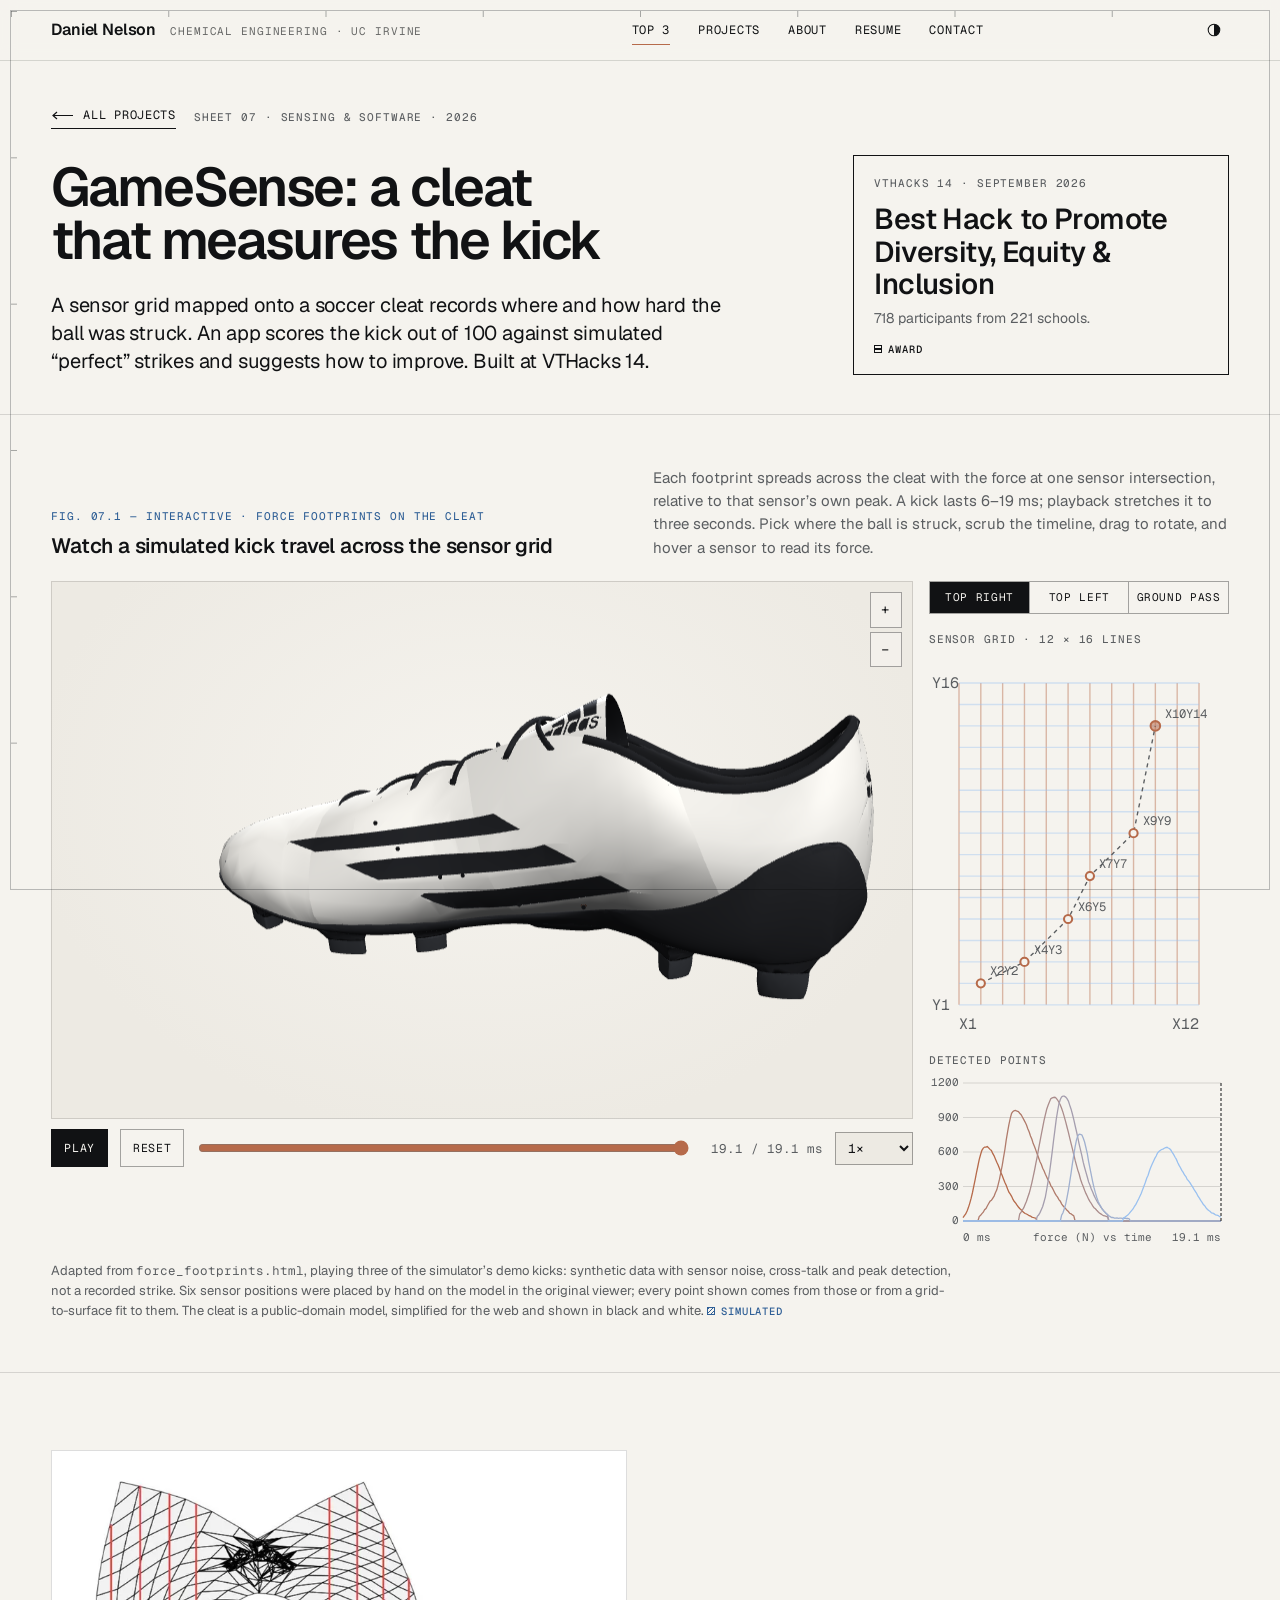
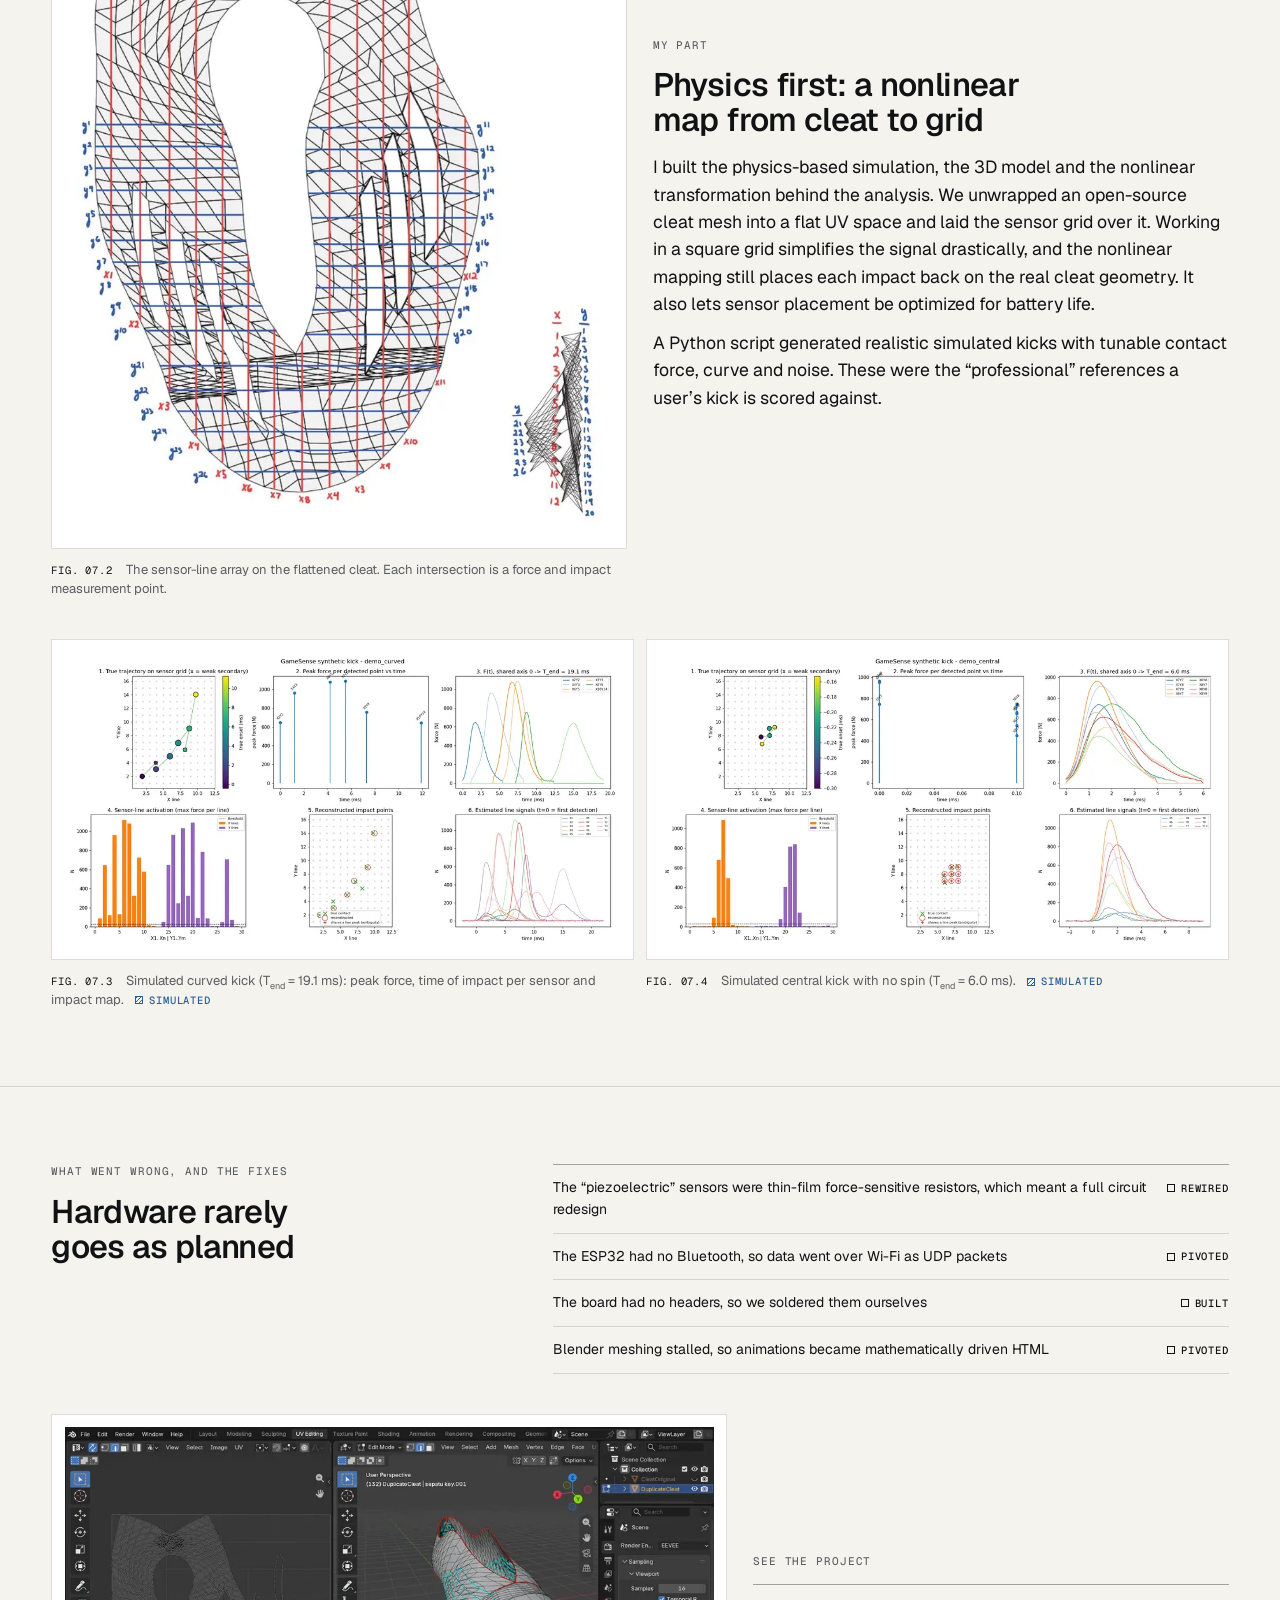
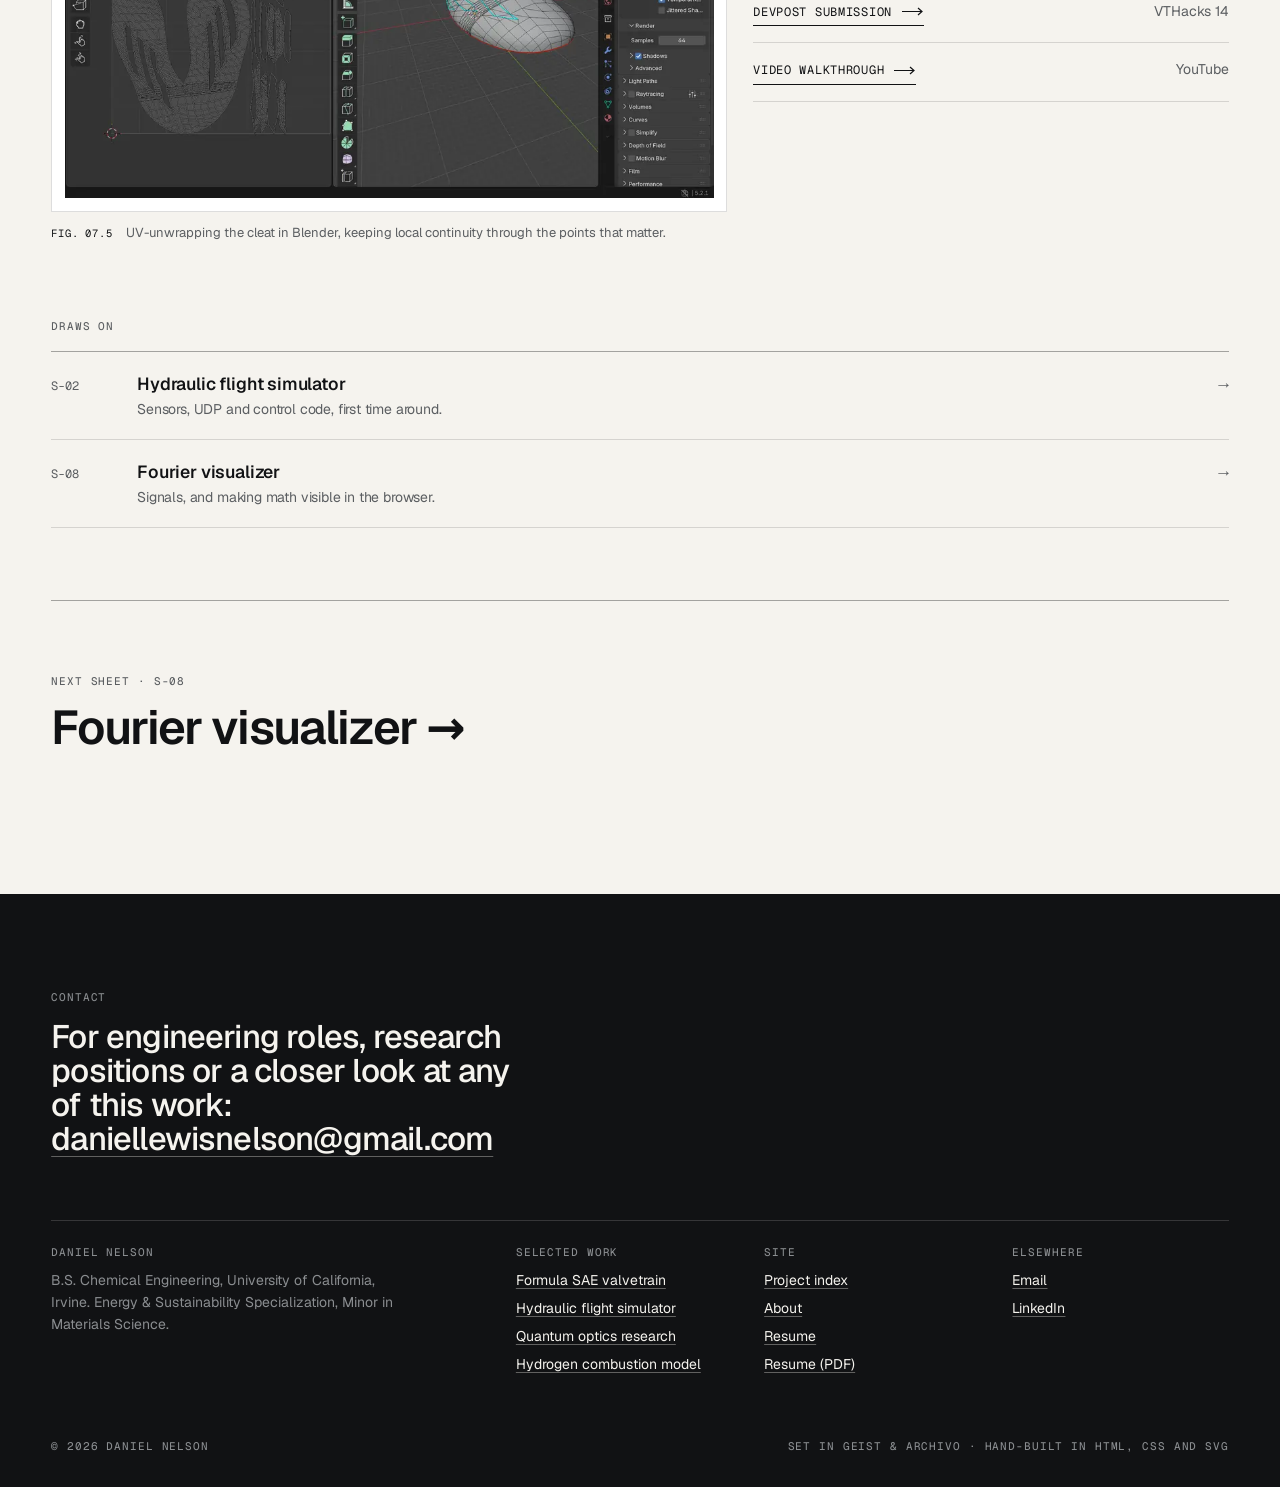
<file: work/gamesense.html>
<!DOCTYPE html>
<html lang="en">
<head>
<meta charset="utf-8">
<meta name="viewport" content="width=device-width, initial-scale=1">
<title>GameSense: an impact-sensing soccer cleat — Daniel Nelson</title>
<meta name="description" content="VTHacks 14: a sensor grid mapped onto a soccer cleat through UV space, simulated reference kicks, an ESP32 prototype and a phone app. Winner, Best Hack to Promote Diversity, Equity &amp; Inclusion.">
<meta name="author" content="Daniel Nelson">
<meta name="theme-color" content="#F5F3EE">
<link rel="canonical" href="https://dnl2030.github.io/EngineeringPortfolioDanielN/work/gamesense.html">
<meta property="og:type" content="website">
<meta property="og:site_name" content="Daniel Nelson — Engineering Portfolio">
<meta property="og:title" content="GameSense: an impact-sensing soccer cleat — Daniel Nelson">
<meta property="og:description" content="VTHacks 14: a sensor grid mapped onto a soccer cleat through UV space, simulated reference kicks, an ESP32 prototype and a phone app. Winner, Best Hack to Promote Diversity, Equity &amp; Inclusion.">
<meta property="og:url" content="https://dnl2030.github.io/EngineeringPortfolioDanielN/work/gamesense.html">
<meta property="og:image" content="https://dnl2030.github.io/EngineeringPortfolioDanielN/assets/img/og/gamesense--02-piezo-grid-intersection-map.jpg">
<meta name="twitter:card" content="summary_large_image">
<link rel="icon" href="../assets/favicon.svg" type="image/svg+xml">
<link rel="preload" href="../assets/fonts/geist.woff2" as="font" type="font/woff2" crossorigin>
<script>(function(){var t;try{t=localStorage.getItem("theme")}catch(e){}if(t!=="light"&&t!=="dark")t=window.matchMedia&&matchMedia("(prefers-color-scheme: dark)").matches?"dark":"light";document.documentElement.setAttribute("data-theme",t)})();</script>
<link rel="stylesheet" href="../assets/css/site.css">
</head>
<body>
<a class="skip-link" href="#main">Skip to content</a>
<div class="frame" aria-hidden="true"></div>
<header class="topbar">
  <div class="wrap topbar__inner">
    <a class="brand" href="../index.html"><span class="brand__name">Daniel Nelson</span><span class="brand__role">Chemical Engineering · UC Irvine</span></a>
    <button class="nav__toggle" type="button" aria-expanded="false" aria-controls="site-nav">Menu</button>
    <nav id="site-nav" class="nav" aria-label="Primary">
      <a href="../index.html#work" aria-current="page">Top 3</a>
      <a href="../index.html#index">Projects</a>
      <a href="../about.html">About</a>
      <a href="../resume.html">Resume</a>
      <a href="mailto:daniellewisnelson@gmail.com">Contact</a>
    </nav>
    <button class="theme-toggle" type="button" aria-label="Switch to dark theme" title="Light / dark">
      <svg viewBox="0 0 20 20" aria-hidden="true"><circle cx="10" cy="10" r="7.25" fill="none" stroke="currentColor" stroke-width="1.3"/><path d="M10 2.75a7.25 7.25 0 0 1 0 14.5z" fill="currentColor"/></svg>
    </button>
  </div>
</header>
<main id="main">

  <header class="wrap p-head">
    <div class="p-head__grid">
      <div class="p-head__main">
        <p class="p-head__crumb"><a class="arrow-link arrow-link--back" href="../index.html#index">All projects</a><span class="label">Sheet 07 · Sensing &amp; software · 2026</span></p>
        <h1 id="title">GameSense: a cleat that measures the kick</h1>
        <p class="lead p-head__dek">A sensor grid mapped onto a soccer cleat records where and how hard the ball was struck. An app scores the kick out of 100 against simulated “perfect” strikes and suggests how to improve. Built at VTHacks&nbsp;14.</p>
      </div>
      <div class="p-head__tb award">
        <p class="label">VTHacks 14 · September 2026</p>
        <p class="award__t">Best Hack to Promote Diversity, Equity &amp; Inclusion</p>
        <p class="muted" style="font-size:14px;margin-top:8px">718 participants from 221 schools.</p>
        <span class="ev ev--result" style="margin-top:14px">Award</span>
      </div>
    </div>
  </header>

  <section class="gs-section" aria-labelledby="gs-title">
    <div class="wrap">
      <div class="grid" style="align-items:end;margin-bottom:22px">
        <div class="c-1-6"><p class="label" style="color:var(--data-text)">Fig. 07.1 — Interactive · force footprints on the cleat</p><h2 id="gs-title" class="h3" style="margin-top:10px">Watch a simulated kick travel across the sensor grid</h2></div>
        <p class="c-7-12" style="color:var(--fg-2);font-size:15px">Each footprint spreads across the cleat with the force at one sensor intersection, relative to that sensor’s own peak. A kick lasts 6–19&nbsp;ms; playback stretches it to three seconds. Pick where the ball is struck, scrub the timeline, drag to rotate, and hover a sensor to read its force.</p>
      </div>
      <figure class="gs" data-fig="gamesense" data-base="../">
        <div class="gs__main">
          <div class="gs__stage">
            <div class="gs__poster"><button type="button" class="fl-btn fl-btn--primary" data-act="load">Load the 3D cleat</button><p class="mono" data-out="status" aria-live="polite"></p></div>
            <div class="gs__tip" hidden></div>
            <div class="gs__zoom"><button type="button" class="fl-btn" data-act="zoom-in" aria-label="Zoom in">+</button><button type="button" class="fl-btn" data-act="zoom-out" aria-label="Zoom out">−</button></div>
          </div>
          <div class="gs__bar">
            <button type="button" class="fl-btn fl-btn--primary" data-act="play">Play</button>
            <button type="button" class="fl-btn" data-act="reset">Reset</button>
            <input type="range" name="scrub" min="0" max="1000" value="0" aria-label="Kick timeline">
            <span class="mono gs__time" data-out="time">0.0 / 0.0 ms</span>
            <select name="speed" aria-label="Playback speed" class="h2map__sel gs__speed"><option value="0.25">0.25×</option><option value="0.5">0.5×</option><option value="1" selected>1×</option><option value="2">2×</option></select>
          </div>
        </div>
        <div class="gs__side">
          <div class="seg gs__kicks" role="group" aria-label="Kick type">
            <button type="button" data-kick="curved" aria-pressed="true">Top right</button><button type="button" data-kick="diagonal" aria-pressed="false">Top left</button><button type="button" data-kick="central" aria-pressed="false">Ground pass</button>
          </div>
          <div><p class="label">Sensor grid · 12 × 16 lines</p><svg data-plot="grid" viewBox="0 0 220 280" role="img" aria-label="Sensor grid with the kick's detected intersections, sized by current force"></svg></div>
          <div><p class="label">Detected points</p><svg data-plot="chart" viewBox="0 0 300 170" role="img" aria-label="Force versus time for each detected sensor point, with a moving time cursor"></svg></div>
        </div>
        <figcaption>Adapted from <span class="mono">force_footprints.html</span>, playing three of the simulator’s demo kicks: synthetic data with sensor noise, cross-talk and peak detection, not a recorded strike. Six sensor positions were placed by hand on the model in the original viewer; every point shown comes from those or from a grid-to-surface fit to them. The cleat is a public-domain model, simplified for the web and shown in black and white. <span class="ev ev--modeled">Simulated</span></figcaption>
      </figure>
    </div>
  </section>

  <section class="wrap p-section" aria-labelledby="map">
    <div class="grid" style="align-items:center">
      <figure class="fig fig--contain c-1-6"><div class="sheet-img"><img src="../assets/img/gamesense/02-piezo-grid-intersection-map.webp" srcset="../assets/img/gamesense/02-piezo-grid-intersection-map-sm.webp 784w, ../assets/img/gamesense/02-piezo-grid-intersection-map.webp 1352w" sizes="(min-width: 1000px) 45vw, 100vw" width="1352" height="1655" alt="Flattened cleat mesh with twelve red and twenty-six blue sensor lines and their labelled intersections" loading="lazy" decoding="async" data-zoom="../assets/img/gamesense/02-piezo-grid-intersection-map.webp"></div><figcaption><span class="fig__no">Fig. 07.2</span> The sensor-line array on the flattened cleat. Each intersection is a force and impact measurement point.</figcaption></figure>
      <div class="c-7-12">
        <p class="label">My part</p>
        <h2 id="map" class="h2" style="margin-top:14px">Physics first: a nonlinear map from cleat to grid</h2>
        <p style="margin-top:16px">I built the physics-based simulation, the 3D model and the nonlinear transformation behind the analysis. We unwrapped an open-source cleat mesh into a flat UV space and laid the sensor grid over it. Working in a square grid simplifies the signal drastically, and the nonlinear mapping still places each impact back on the real cleat geometry. It also lets sensor placement be optimized for battery life.</p>
        <p style="margin-top:12px">A Python script generated realistic simulated kicks with tunable contact force, curve and noise. These were the “professional” references a user’s kick is scored against.</p>
      </div>
    </div>
    <div class="gallery gallery--2 gallery--stack-sm" style="margin-top:40px">
      <figure class="fig fig--contain"><div class="sheet-img"><img src="../assets/img/gamesense/03-simulated-kick-curved.webp" srcset="../assets/img/gamesense/03-simulated-kick-curved-sm.webp 960w, ../assets/img/gamesense/03-simulated-kick-curved.webp 1870w" sizes="(min-width: 1000px) 45vw, 100vw" width="1870" height="990" alt="Six-panel plot of a simulated curved kick: trajectory, force over time per sensor, impact location and summary statistics" loading="lazy" decoding="async" data-zoom="../assets/img/gamesense/03-simulated-kick-curved.webp"></div><figcaption><span class="fig__no">Fig. 07.3</span> Simulated curved kick (T<sub>end</sub> = 19.1&nbsp;ms): peak force, time of impact per sensor and impact map. <span class="ev ev--modeled">Simulated</span></figcaption></figure>
      <figure class="fig fig--contain"><div class="sheet-img"><img src="../assets/img/gamesense/04-simulated-kick-no-spin.webp" srcset="../assets/img/gamesense/04-simulated-kick-no-spin-sm.webp 960w, ../assets/img/gamesense/04-simulated-kick-no-spin.webp 1870w" sizes="(min-width: 1000px) 45vw, 100vw" width="1870" height="990" alt="Six-panel plot of a simulated central kick with no spin" loading="lazy" decoding="async" data-zoom="../assets/img/gamesense/04-simulated-kick-no-spin.webp"></div><figcaption><span class="fig__no">Fig. 07.4</span> Simulated central kick with no spin (T<sub>end</sub> = 6.0&nbsp;ms). <span class="ev ev--modeled">Simulated</span></figcaption></figure>
    </div>
  </section>

  <section class="wrap p-section" aria-labelledby="pivot">
    <div class="grid">
      <div class="c-1-5">
        <p class="label">What went wrong, and the fixes</p>
        <h2 id="pivot" class="h2" style="margin-top:14px">Hardware rarely goes as planned</h2>
      </div>
      <ul class="facts c-6-12">
        <li><span>The “piezoelectric” sensors were thin-film force-sensitive resistors, which meant a full circuit redesign</span><span class="ev ev--built">Rewired</span></li>
        <li><span>The ESP32 had no Bluetooth, so data went over Wi-Fi as UDP packets</span><span class="ev ev--built">Pivoted</span></li>
        <li><span>The board had no headers, so we soldered them ourselves</span><span class="ev ev--built">Built</span></li>
        <li><span>Blender meshing stalled, so animations became mathematically driven HTML</span><span class="ev ev--built">Pivoted</span></li>
      </ul>
    </div>
    <div class="grid" style="margin-top:40px;align-items:center">
      <figure class="fig fig--contain c-1-7"><div class="sheet-img"><img src="../assets/img/gamesense/01-blender-uv-unwrap.webp" srcset="../assets/img/gamesense/01-blender-uv-unwrap-sm.webp 960w, ../assets/img/gamesense/01-blender-uv-unwrap.webp 1917w" sizes="(min-width: 1000px) 55vw, 100vw" width="1917" height="1094" alt="Blender UV editing view with the cleat mesh unwrapped flat beside the 3D cleat" loading="lazy" decoding="async" data-zoom="../assets/img/gamesense/01-blender-uv-unwrap.webp"></div><figcaption><span class="fig__no">Fig. 07.5</span> UV-unwrapping the cleat in Blender, keeping local continuity through the points that matter.</figcaption></figure>
      <div class="c-8-12">
        <p class="label">See the project</p>
        <ul class="facts gs-links" style="margin-top:14px">
          <li><span><a class="arrow-link" href="https://devpost.com/software/gamesense-eput46" rel="noopener">Devpost submission</a></span><span class="muted">VTHacks&nbsp;14</span></li>
          <li><span><a class="arrow-link" href="https://youtu.be/CKWcHSl-_ZE" rel="noopener">Video walkthrough</a></span><span class="muted">YouTube</span></li>
        </ul>
      </div>
    </div>
  </section>

  <section class="wrap" style="padding-bottom:var(--section)" aria-labelledby="related">
    <p class="label" id="related" style="margin-bottom:16px">Draws on</p>
    <div class="xrefs">
      <a class="xref" href="hydraulic-flight-simulator.html"><span class="xref__no">S-02</span><span class="xref__title">Hydraulic flight simulator<span class="xref__why">Sensors, UDP and control code, first time around.</span></span></a>
      <a class="xref" href="fourier-visualizer.html"><span class="xref__no">S-08</span><span class="xref__title">Fourier visualizer<span class="xref__why">Signals, and making math visible in the browser.</span></span></a>
    </div>
    <a class="next-project" href="fourier-visualizer.html" style="margin-top:72px"><span class="label">Next sheet · S-08</span><span class="next-project__title" style="display:block;margin-top:12px">Fourier visualizer →</span></a>
  </section>
</main>
<footer class="footer" id="contact">
  <div class="wrap">
    <p class="label" style="color:var(--graphite-lt)">Contact</p>
    <p class="footer__big" style="margin-top:14px">For engineering roles, research positions or a closer look at any of this work: <a href="mailto:daniellewisnelson@gmail.com">daniellewisnelson@gmail.com</a></p>
    <div class="footer__grid">
      <div>
        <span class="label">Daniel Nelson</span>
        <p class="muted" style="font-size:14px;max-width:40ch;color:var(--graphite-lt)">B.S. Chemical Engineering, University of California, Irvine. Energy &amp; Sustainability Specialization, Minor in Materials Science.</p>
      </div>
      <div>
        <span class="label">Selected work</span>
        <ul>
          <li><a href="../work/fsae-valvetrain.html">Formula SAE valvetrain</a></li>
          <li><a href="../work/hydraulic-flight-simulator.html">Hydraulic flight simulator</a></li>
          <li><a href="../work/quantum-optics-research.html">Quantum optics research</a></li>
          <li><a href="../work/hydrogen-combustion.html">Hydrogen combustion model</a></li>
        </ul>
      </div>
      <div>
        <span class="label">Site</span>
        <ul>
          <li><a href="../index.html#index">Project index</a></li>
          <li><a href="../about.html">About</a></li>
          <li><a href="../resume.html">Resume</a></li>
          <li><a href="../assets/Resume_DanielNelson.pdf" download="Resume_DanielNelson.pdf">Resume (PDF)</a></li>
        </ul>
      </div>
      <div>
        <span class="label">Elsewhere</span>
        <ul>
          <li><a href="mailto:daniellewisnelson@gmail.com">Email</a></li>
          <li><a href="https://www.linkedin.com/in/daniellewisnelson" rel="noopener">LinkedIn</a></li>
        </ul>
      </div>
    </div>
    <div class="footer__base label"><span>© 2026 Daniel Nelson</span><span>Set in Geist &amp; Archivo · Hand-built in HTML, CSS and SVG</span></div>
  </div>
</footer>
<script src="../assets/js/site.js" defer></script>
<script src="../assets/js/figures/gamesense.js" defer></script>
</body>
</html>
</file>
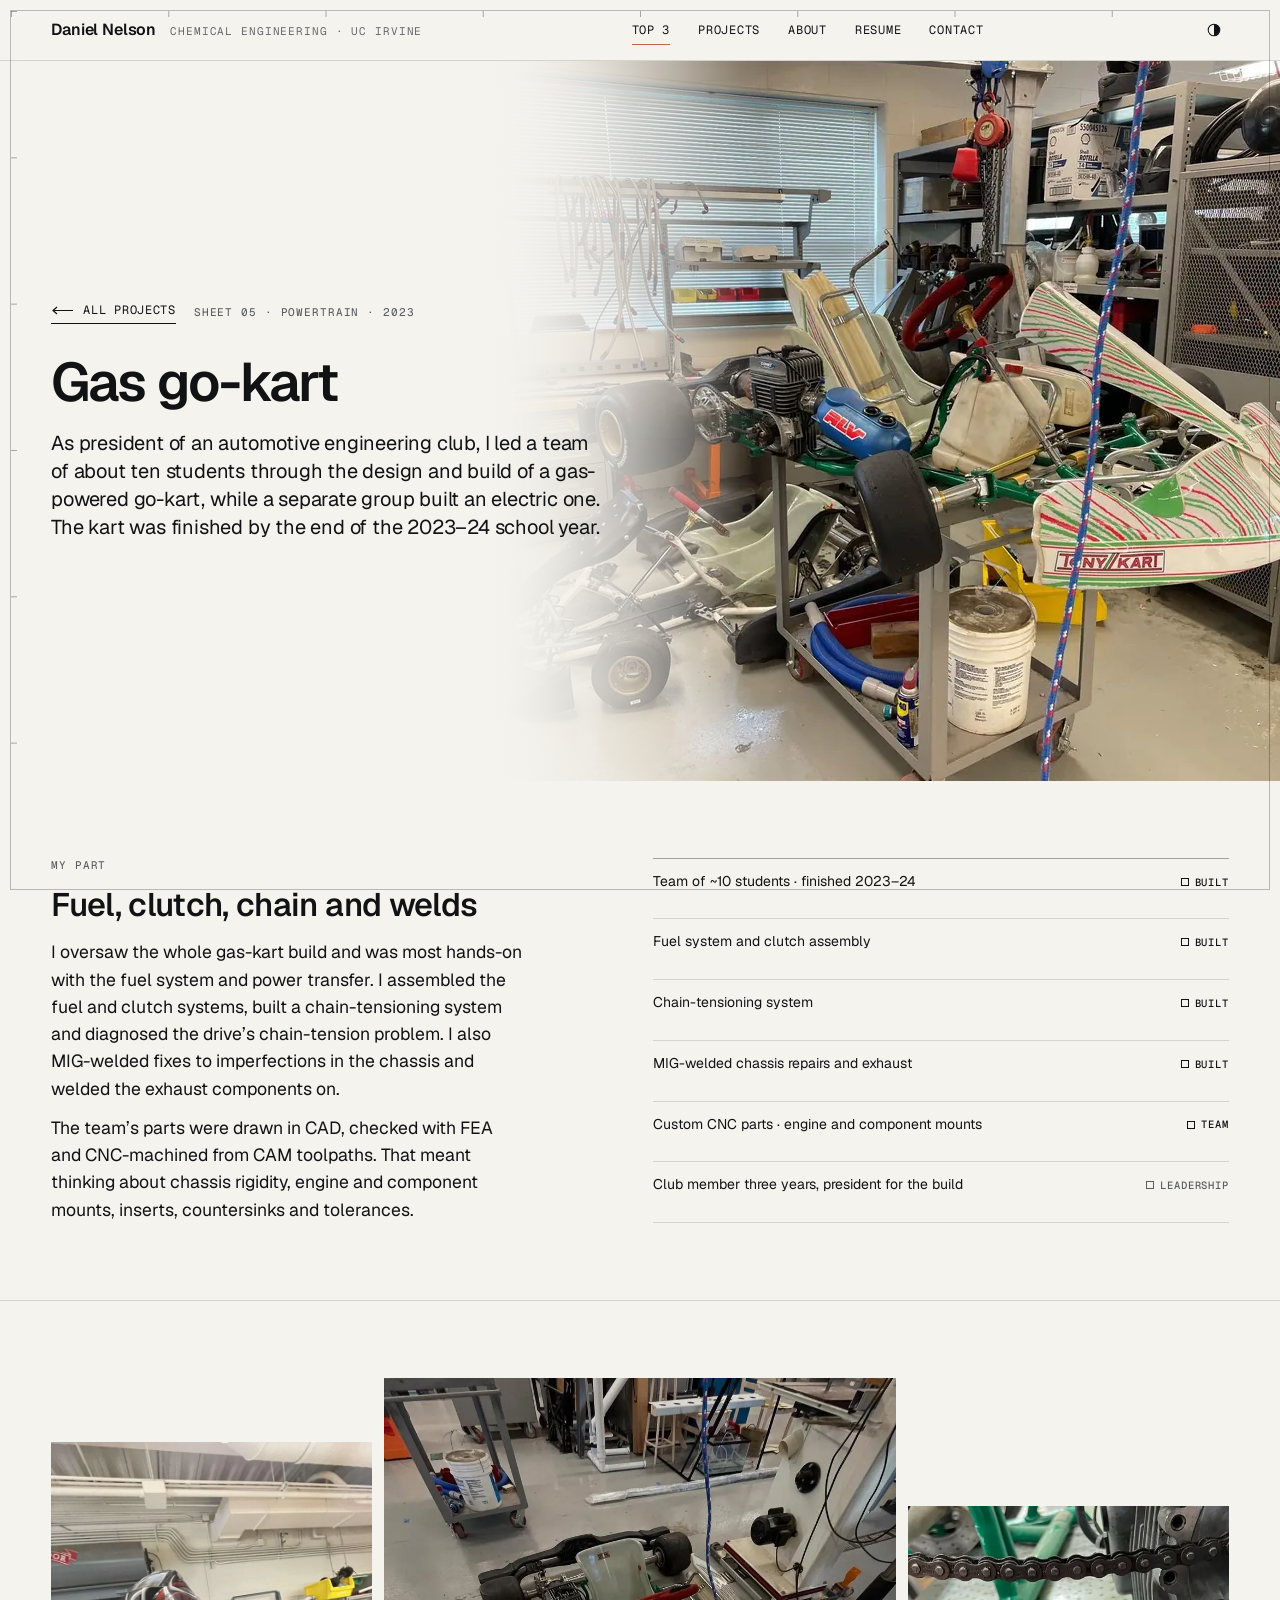
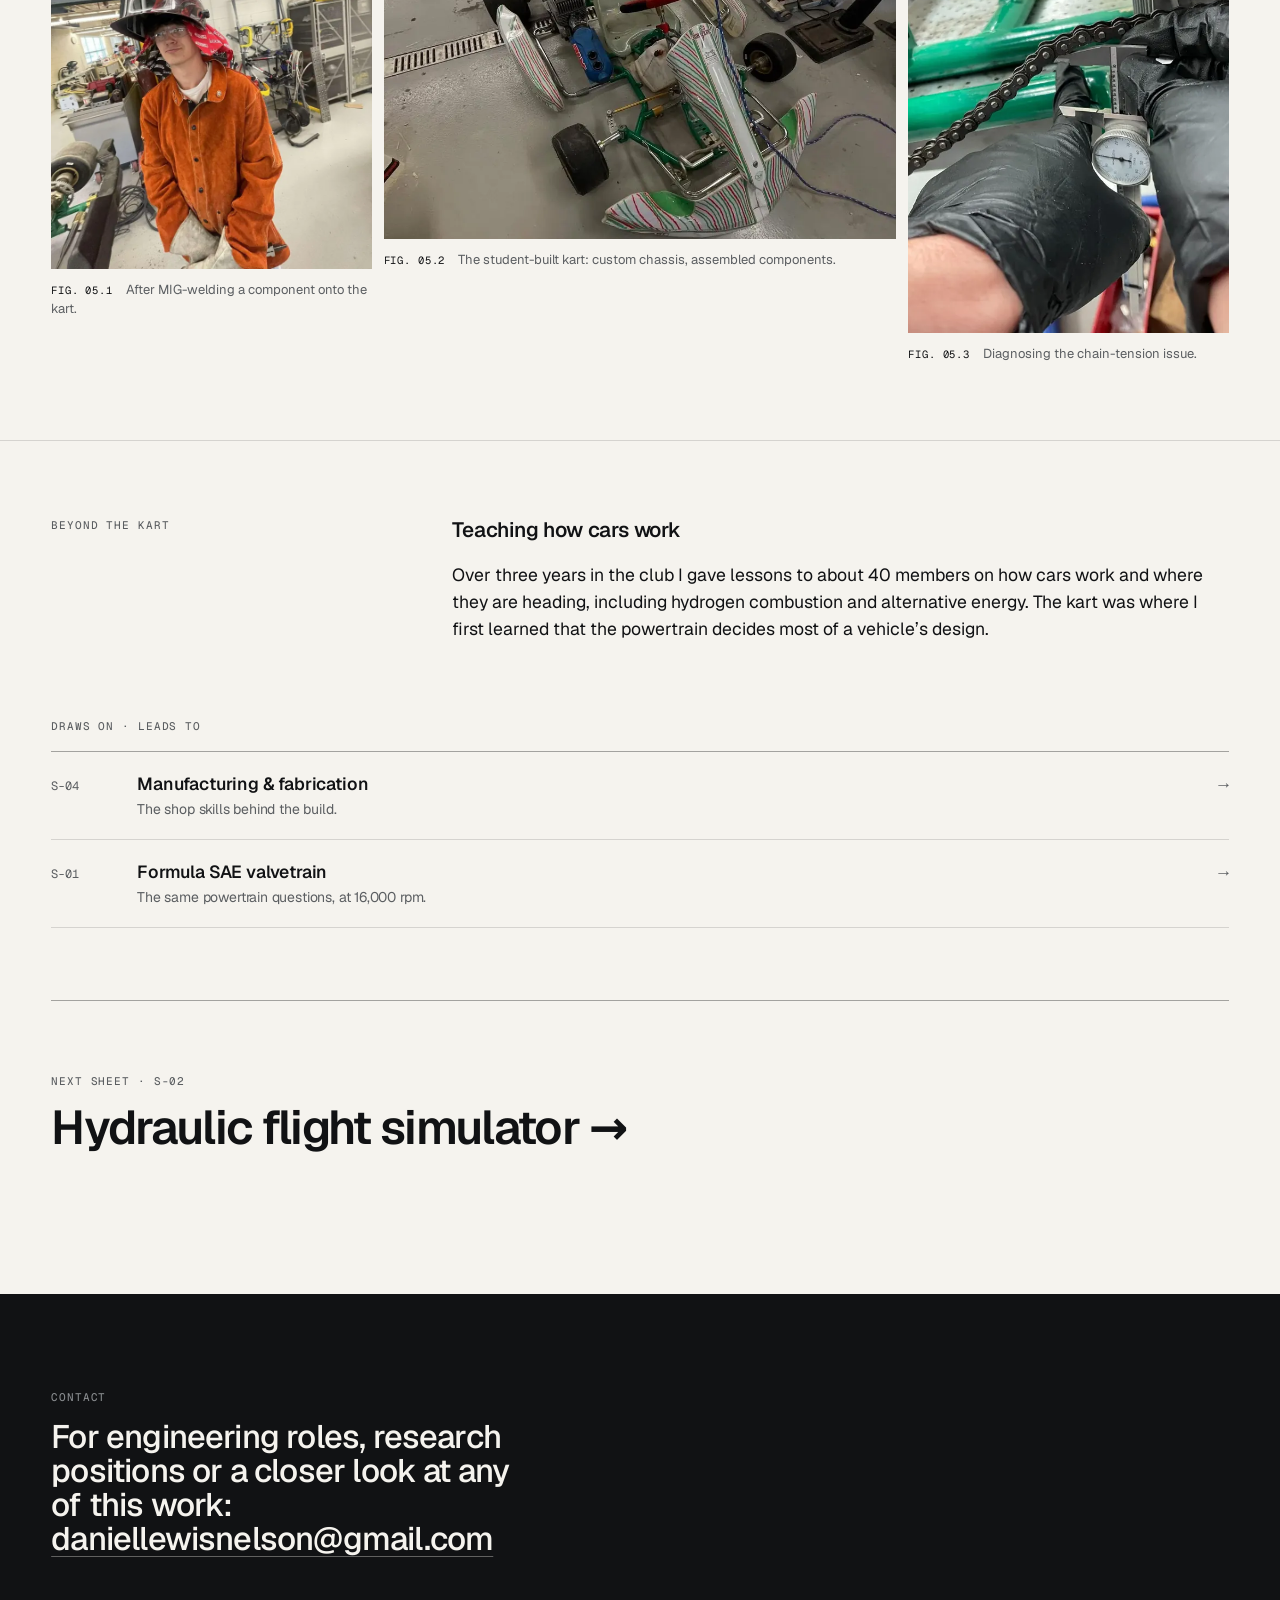
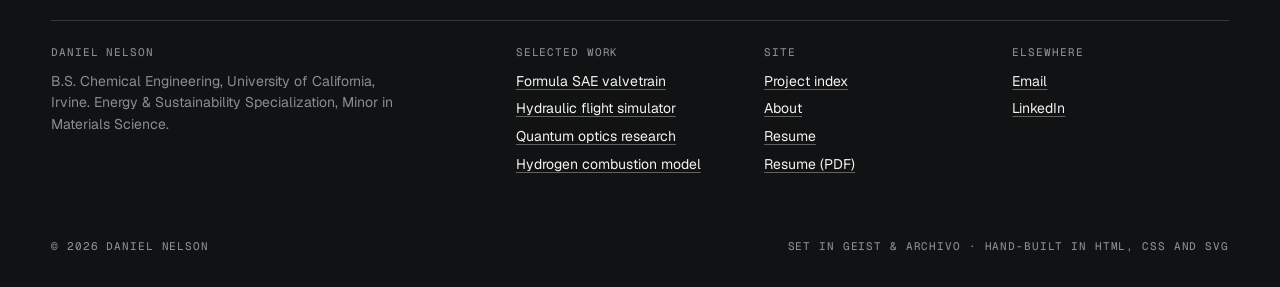
<file: work/go-kart.html>
<!DOCTYPE html>
<html lang="en">
<head>
<meta charset="utf-8">
<meta name="viewport" content="width=device-width, initial-scale=1">
<title>Gas go-kart — Daniel Nelson</title>
<meta name="description" content="As president of an automotive engineering club, Daniel Nelson led a student team through the design and build of a gas go-kart: fuel system, clutch, chain tensioning and welding.">
<meta name="author" content="Daniel Nelson">
<meta name="theme-color" content="#F5F3EE">
<link rel="canonical" href="https://dnl2030.github.io/EngineeringPortfolioDanielN/work/go-kart.html">
<meta property="og:type" content="website">
<meta property="og:site_name" content="Daniel Nelson — Engineering Portfolio">
<meta property="og:title" content="Gas go-kart — Daniel Nelson">
<meta property="og:description" content="As president of an automotive engineering club, Daniel Nelson led a student team through the design and build of a gas go-kart: fuel system, clutch, chain tensioning and welding.">
<meta property="og:url" content="https://dnl2030.github.io/EngineeringPortfolioDanielN/work/go-kart.html">
<meta property="og:image" content="https://dnl2030.github.io/EngineeringPortfolioDanielN/assets/img/og/go-kart--02-gas-and-electric-karts.jpg">
<meta name="twitter:card" content="summary_large_image">
<link rel="icon" href="../assets/favicon.svg" type="image/svg+xml">
<link rel="preload" href="../assets/fonts/geist.woff2" as="font" type="font/woff2" crossorigin>
<script>(function(){var t;try{t=localStorage.getItem("theme")}catch(e){}if(t!=="light"&&t!=="dark")t=window.matchMedia&&matchMedia("(prefers-color-scheme: dark)").matches?"dark":"light";document.documentElement.setAttribute("data-theme",t)})();</script>
<link rel="stylesheet" href="../assets/css/site.css">
</head>
<body>
<a class="skip-link" href="#main">Skip to content</a>
<div class="frame" aria-hidden="true"></div>
<header class="topbar">
  <div class="wrap topbar__inner">
    <a class="brand" href="../index.html"><span class="brand__name">Daniel Nelson</span><span class="brand__role">Chemical Engineering · UC Irvine</span></a>
    <button class="nav__toggle" type="button" aria-expanded="false" aria-controls="site-nav">Menu</button>
    <nav id="site-nav" class="nav" aria-label="Primary">
      <a href="../index.html#work" aria-current="page">Top 3</a>
      <a href="../index.html#index">Projects</a>
      <a href="../about.html">About</a>
      <a href="../resume.html">Resume</a>
      <a href="mailto:daniellewisnelson@gmail.com">Contact</a>
    </nav>
    <button class="theme-toggle" type="button" aria-label="Switch to dark theme" title="Light / dark">
      <svg viewBox="0 0 20 20" aria-hidden="true"><circle cx="10" cy="10" r="7.25" fill="none" stroke="currentColor" stroke-width="1.3"/><path d="M10 2.75a7.25 7.25 0 0 1 0 14.5z" fill="currentColor"/></svg>
    </button>
  </div>
</header>
<main id="main">

  <section class="bleed bleed--stack kart-hero" aria-labelledby="title">
    <div class="bleed__media kart-hero__media"><img src="../assets/img/go-kart/02-gas-and-electric-karts.webp" srcset="../assets/img/go-kart/02-gas-and-electric-karts-sm.webp 960w, ../assets/img/go-kart/02-gas-and-electric-karts.webp 2000w" sizes="(min-width: 1000px) 60vw, 100vw" width="2000" height="1500" alt="The finished gas and electric go-karts side by side in the school shop" fetchpriority="high" decoding="async" style="--fx:55%;--fy:55%"></div>
    <div class="bleed__scrim bleed__scrim--l" aria-hidden="true"></div>
    <div class="wrap bleed__content kart-hero__content">
      <div style="max-width:560px">
        <p class="p-head__crumb"><a class="arrow-link arrow-link--back" href="../index.html#index">All projects</a><span class="label">Sheet 05 · Powertrain · 2023</span></p>
        <h1 id="title" class="h1">Gas go-kart</h1>
        <p class="lead" style="margin-top:20px">As president of an automotive engineering club, I led a team of about ten students through the design and build of a gas-powered go-kart, while a separate group built an electric one. The kart was finished by the end of the 2023–24 school year.</p>
      </div>
    </div>
  </section>

  <section class="wrap p-section" aria-labelledby="role">
    <div class="grid">
      <div class="c-1-5">
        <p class="label">My part</p>
        <h2 id="role" class="h2" style="margin-top:14px">Fuel, clutch, chain and welds</h2>
        <p style="margin-top:16px">I oversaw the whole gas-kart build and was most hands-on with the fuel system and power transfer. I assembled the fuel and clutch systems, built a chain-tensioning system and diagnosed the drive’s chain-tension problem. I also MIG-welded fixes to imperfections in the chassis and welded the exhaust components on.</p>
        <p style="margin-top:12px">The team’s parts were drawn in CAD, checked with FEA and CNC-machined from CAM toolpaths. That meant thinking about chassis rigidity, engine and component mounts, inserts, countersinks and tolerances.</p>
      </div>
      <ul class="facts c-7-12">
        <li><span>Team of ~10 students · finished 2023–24</span><span class="ev ev--built">Built</span></li>
        <li><span>Fuel system and clutch assembly</span><span class="ev ev--built">Built</span></li>
        <li><span>Chain-tensioning system</span><span class="ev ev--built">Built</span></li>
        <li><span>MIG-welded chassis repairs and exhaust</span><span class="ev ev--built">Built</span></li>
        <li><span>Custom CNC parts · engine and component mounts</span><span class="ev ev--built">Team</span></li>
        <li><span>Club member three years, president for the build</span><span class="ev ev--documented">Leadership</span></li>
      </ul>
    </div>
  </section>

  <section class="wrap p-section" aria-label="Build photographs">
    <div class="kart-grid">
      <figure class="fig kart-a"><div class="fig__media"><img src="../assets/img/go-kart/04-welding-gear-portrait.webp" srcset="../assets/img/go-kart/04-welding-gear-portrait-sm.webp 720w, ../assets/img/go-kart/04-welding-gear-portrait.webp 1500w" sizes="(min-width: 900px) 30vw, 100vw" width="1500" height="2000" alt="Daniel Nelson in a welding jacket and helmet after MIG-welding a component onto the kart" loading="lazy" decoding="async" class="cover" style="--fy:30%" data-zoom="../assets/img/go-kart/04-welding-gear-portrait.webp"></div><figcaption><span class="fig__no">Fig. 05.1</span> After MIG-welding a component onto the kart.</figcaption></figure>
      <figure class="fig kart-b"><div class="fig__media"><img src="../assets/img/go-kart/01-student-assembled-gas-kart.webp" srcset="../assets/img/go-kart/01-student-assembled-gas-kart-sm.webp 937w, ../assets/img/go-kart/01-student-assembled-gas-kart.webp 1206w" sizes="(min-width: 900px) 40vw, 100vw" width="1206" height="1236" alt="Student-assembled gas go-kart with custom chassis and installed components" loading="lazy" decoding="async" class="cover" data-zoom="../assets/img/go-kart/01-student-assembled-gas-kart.webp"></div><figcaption><span class="fig__no">Fig. 05.2</span> The student-built kart: custom chassis, assembled components.</figcaption></figure>
      <figure class="fig kart-c"><div class="fig__media"><img src="../assets/img/go-kart/03-chain-tension-measurement.webp" srcset="../assets/img/go-kart/03-chain-tension-measurement-sm.webp 960w, ../assets/img/go-kart/03-chain-tension-measurement.webp 2000w" sizes="(min-width: 900px) 30vw, 100vw" width="2000" height="1500" alt="Gloved hands measuring chain slack with a dial caliper" loading="lazy" decoding="async" class="cover" data-zoom="../assets/img/go-kart/03-chain-tension-measurement.webp"></div><figcaption><span class="fig__no">Fig. 05.3</span> Diagnosing the chain-tension issue.</figcaption></figure>
    </div>
  </section>

  <section class="wrap p-section" aria-labelledby="teach">
    <div class="grid">
      <div class="c-1-4"><p class="label">Beyond the kart</p></div>
      <div class="c-5-12 prose">
        <h2 id="teach" class="h3">Teaching how cars work</h2>
        <p>Over three years in the club I gave lessons to about 40 members on how cars work and where they are heading, including hydrogen combustion and alternative energy. The kart was where I first learned that the powertrain decides most of a vehicle’s design.</p>
      </div>
    </div>
  </section>

  <section class="wrap" style="padding-bottom:var(--section)" aria-labelledby="related">
    <p class="label" id="related" style="margin-bottom:16px">Draws on · leads to</p>
    <div class="xrefs">
      <a class="xref" href="manufacturing.html"><span class="xref__no">S-04</span><span class="xref__title">Manufacturing &amp; fabrication<span class="xref__why">The shop skills behind the build.</span></span></a>
      <a class="xref" href="fsae-valvetrain.html"><span class="xref__no">S-01</span><span class="xref__title">Formula SAE valvetrain<span class="xref__why">The same powertrain questions, at 16,000 rpm.</span></span></a>
    </div>
    <a class="next-project" href="hydraulic-flight-simulator.html" style="margin-top:72px"><span class="label">Next sheet · S-02</span><span class="next-project__title" style="display:block;margin-top:12px">Hydraulic flight simulator →</span></a>
  </section>
</main>
<footer class="footer" id="contact">
  <div class="wrap">
    <p class="label" style="color:var(--graphite-lt)">Contact</p>
    <p class="footer__big" style="margin-top:14px">For engineering roles, research positions or a closer look at any of this work: <a href="mailto:daniellewisnelson@gmail.com">daniellewisnelson@gmail.com</a></p>
    <div class="footer__grid">
      <div>
        <span class="label">Daniel Nelson</span>
        <p class="muted" style="font-size:14px;max-width:40ch;color:var(--graphite-lt)">B.S. Chemical Engineering, University of California, Irvine. Energy &amp; Sustainability Specialization, Minor in Materials Science.</p>
      </div>
      <div>
        <span class="label">Selected work</span>
        <ul>
          <li><a href="../work/fsae-valvetrain.html">Formula SAE valvetrain</a></li>
          <li><a href="../work/hydraulic-flight-simulator.html">Hydraulic flight simulator</a></li>
          <li><a href="../work/quantum-optics-research.html">Quantum optics research</a></li>
          <li><a href="../work/hydrogen-combustion.html">Hydrogen combustion model</a></li>
        </ul>
      </div>
      <div>
        <span class="label">Site</span>
        <ul>
          <li><a href="../index.html#index">Project index</a></li>
          <li><a href="../about.html">About</a></li>
          <li><a href="../resume.html">Resume</a></li>
          <li><a href="../assets/Resume_DanielNelson.pdf" download="Resume_DanielNelson.pdf">Resume (PDF)</a></li>
        </ul>
      </div>
      <div>
        <span class="label">Elsewhere</span>
        <ul>
          <li><a href="mailto:daniellewisnelson@gmail.com">Email</a></li>
          <li><a href="https://www.linkedin.com/in/daniellewisnelson" rel="noopener">LinkedIn</a></li>
        </ul>
      </div>
    </div>
    <div class="footer__base label"><span>© 2026 Daniel Nelson</span><span>Set in Geist &amp; Archivo · Hand-built in HTML, CSS and SVG</span></div>
  </div>
</footer>
<script src="../assets/js/site.js" defer></script>
</body>
</html>
</file>
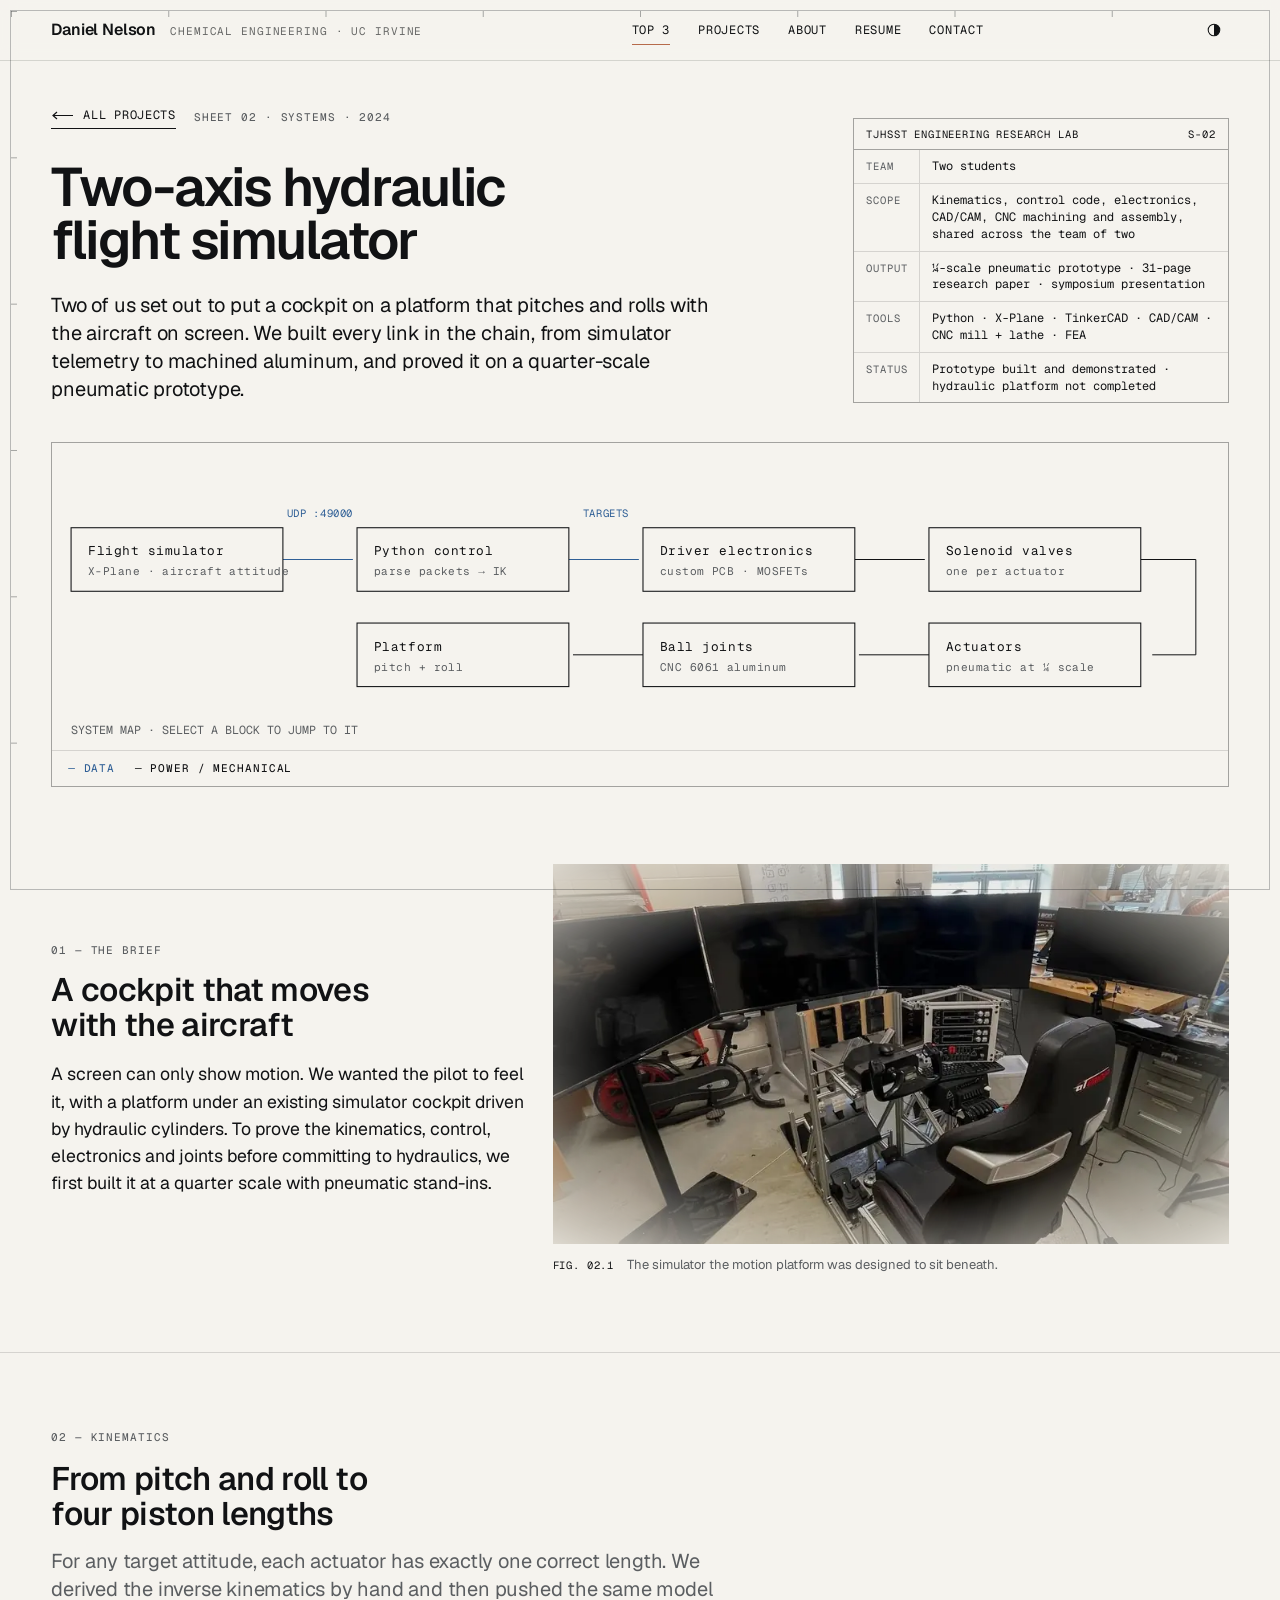
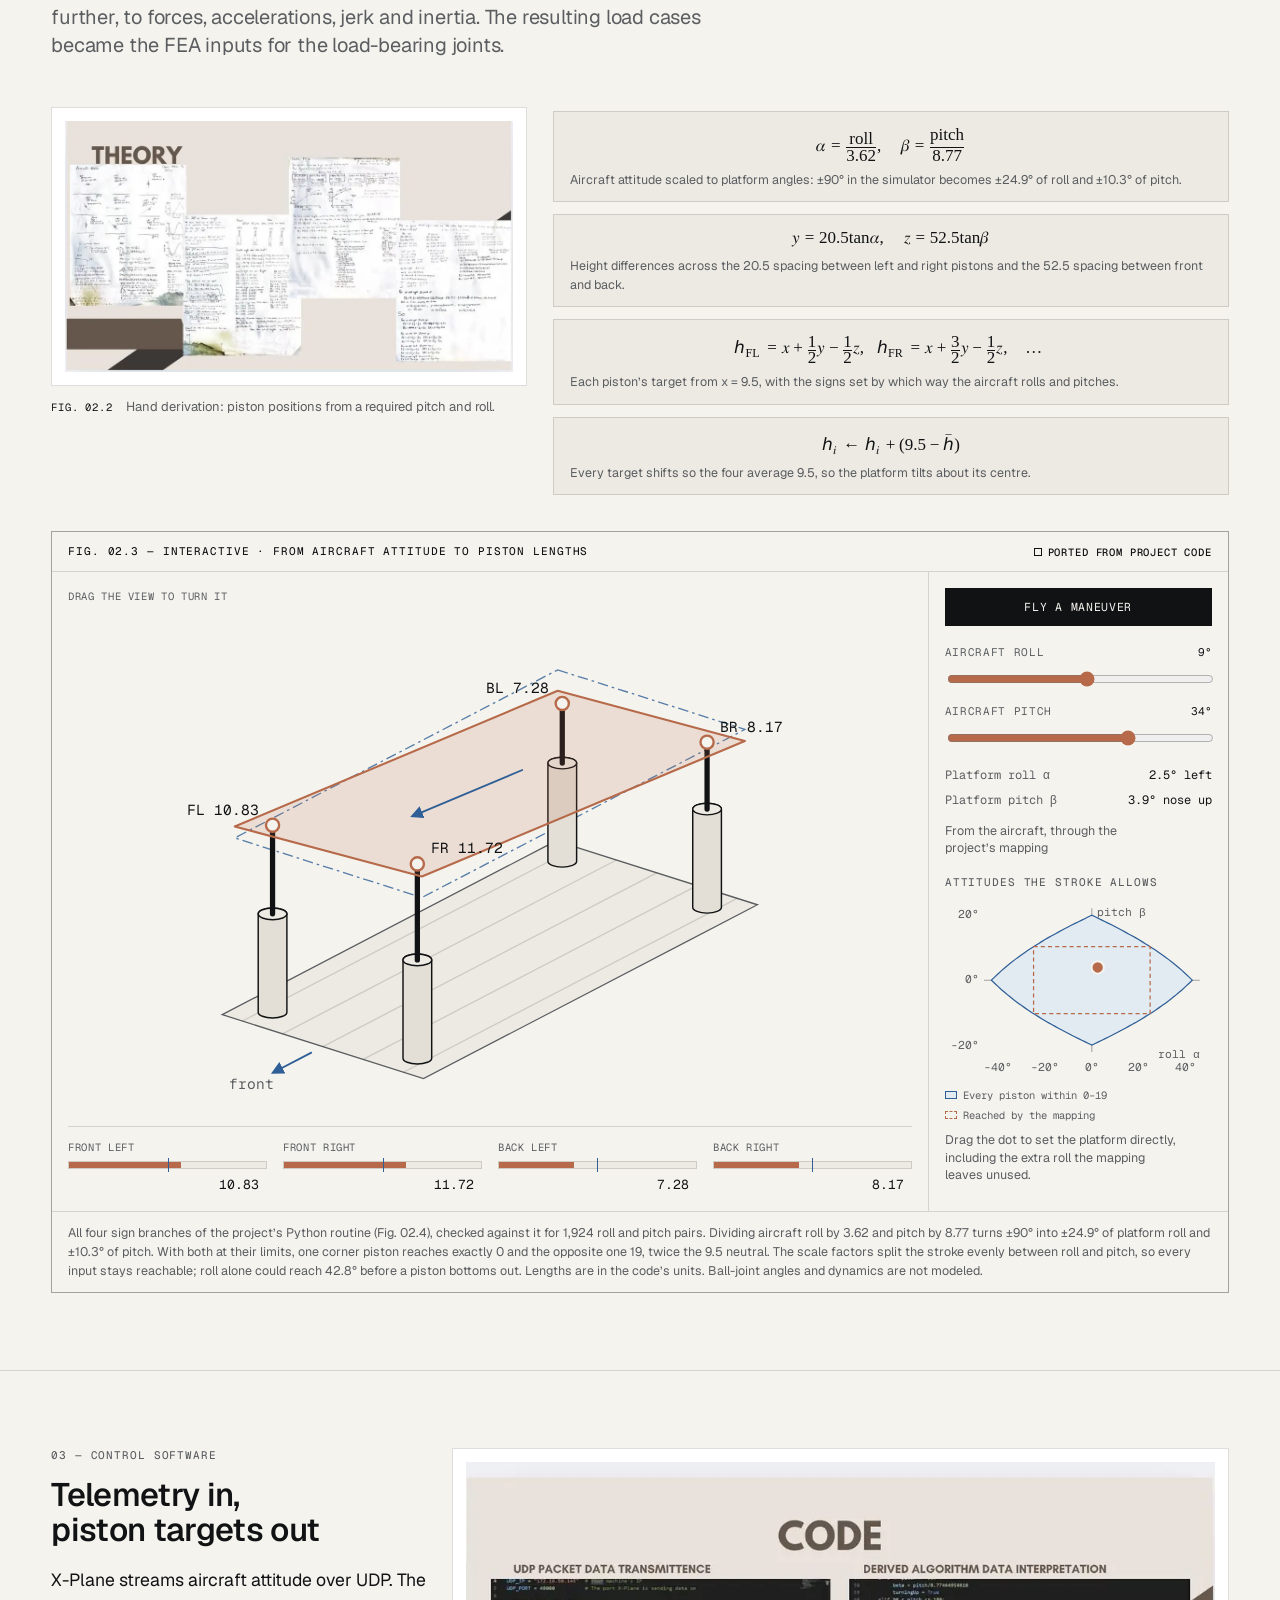
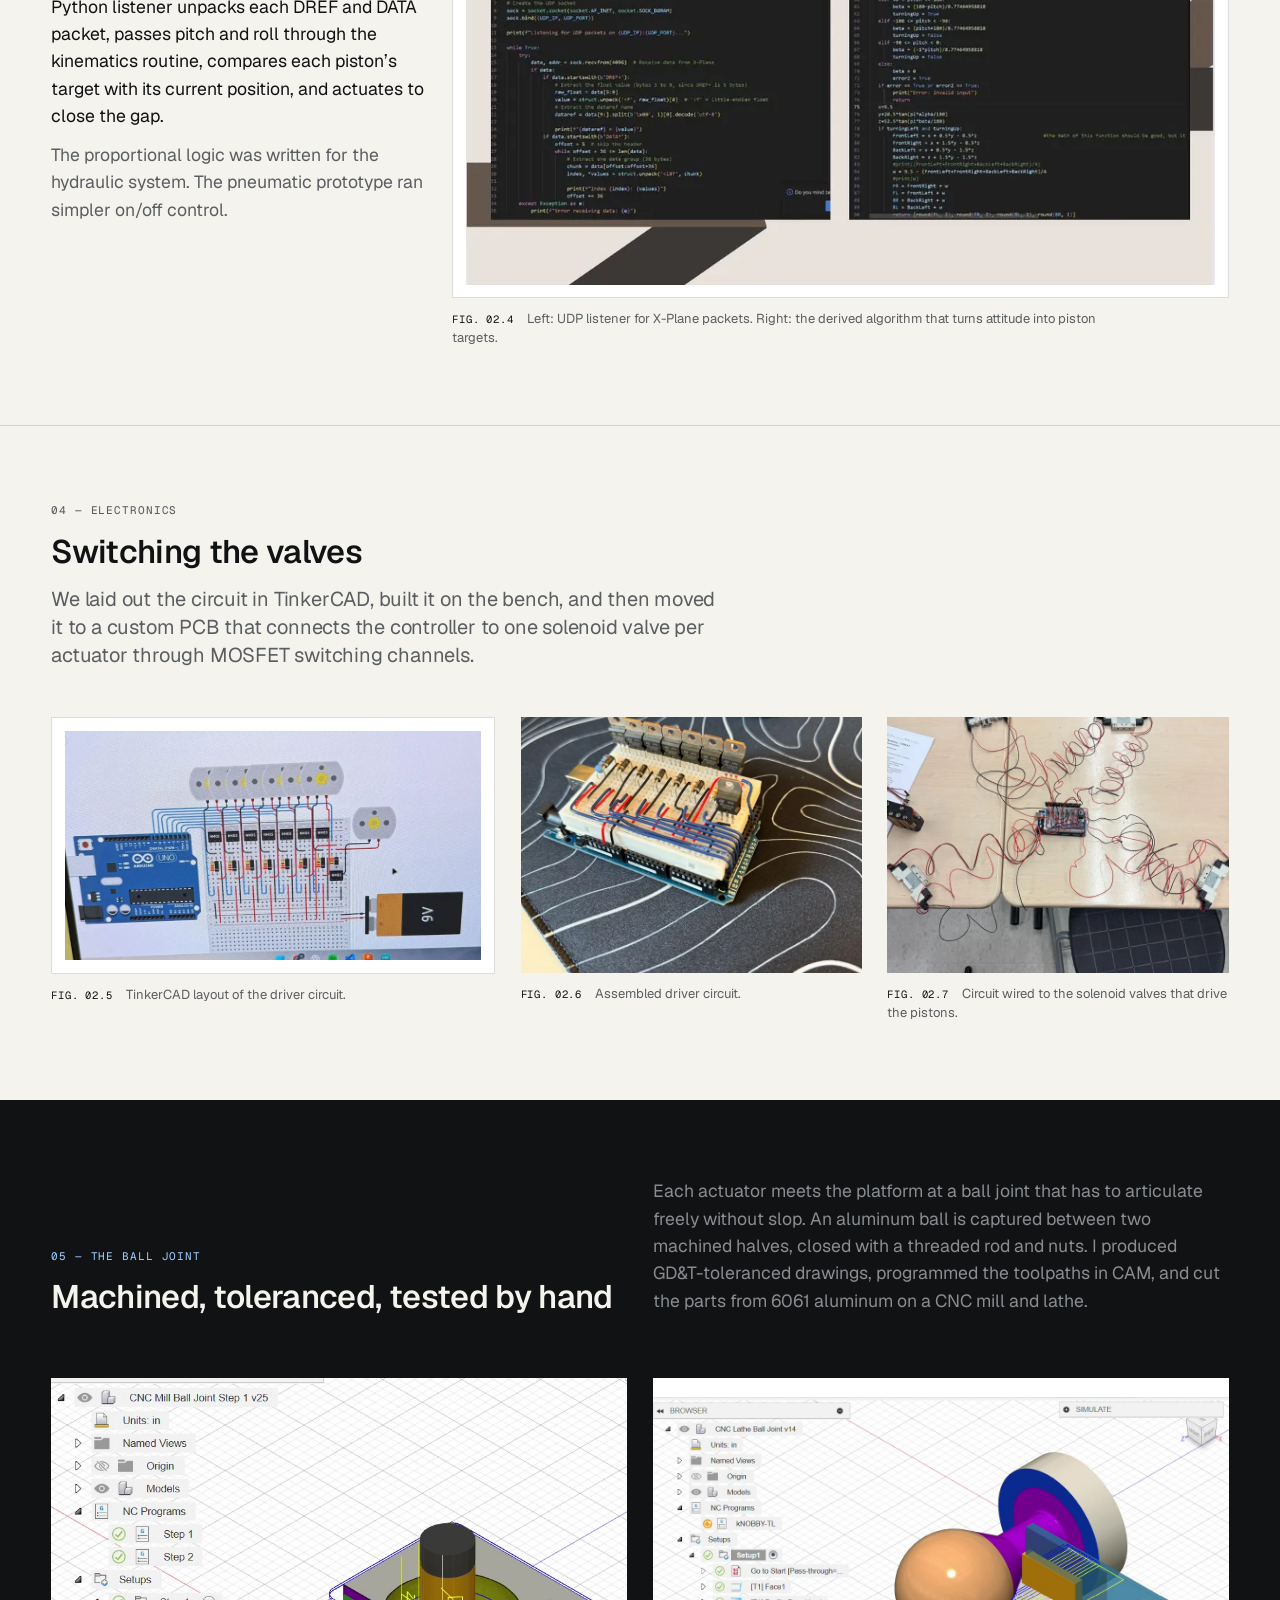
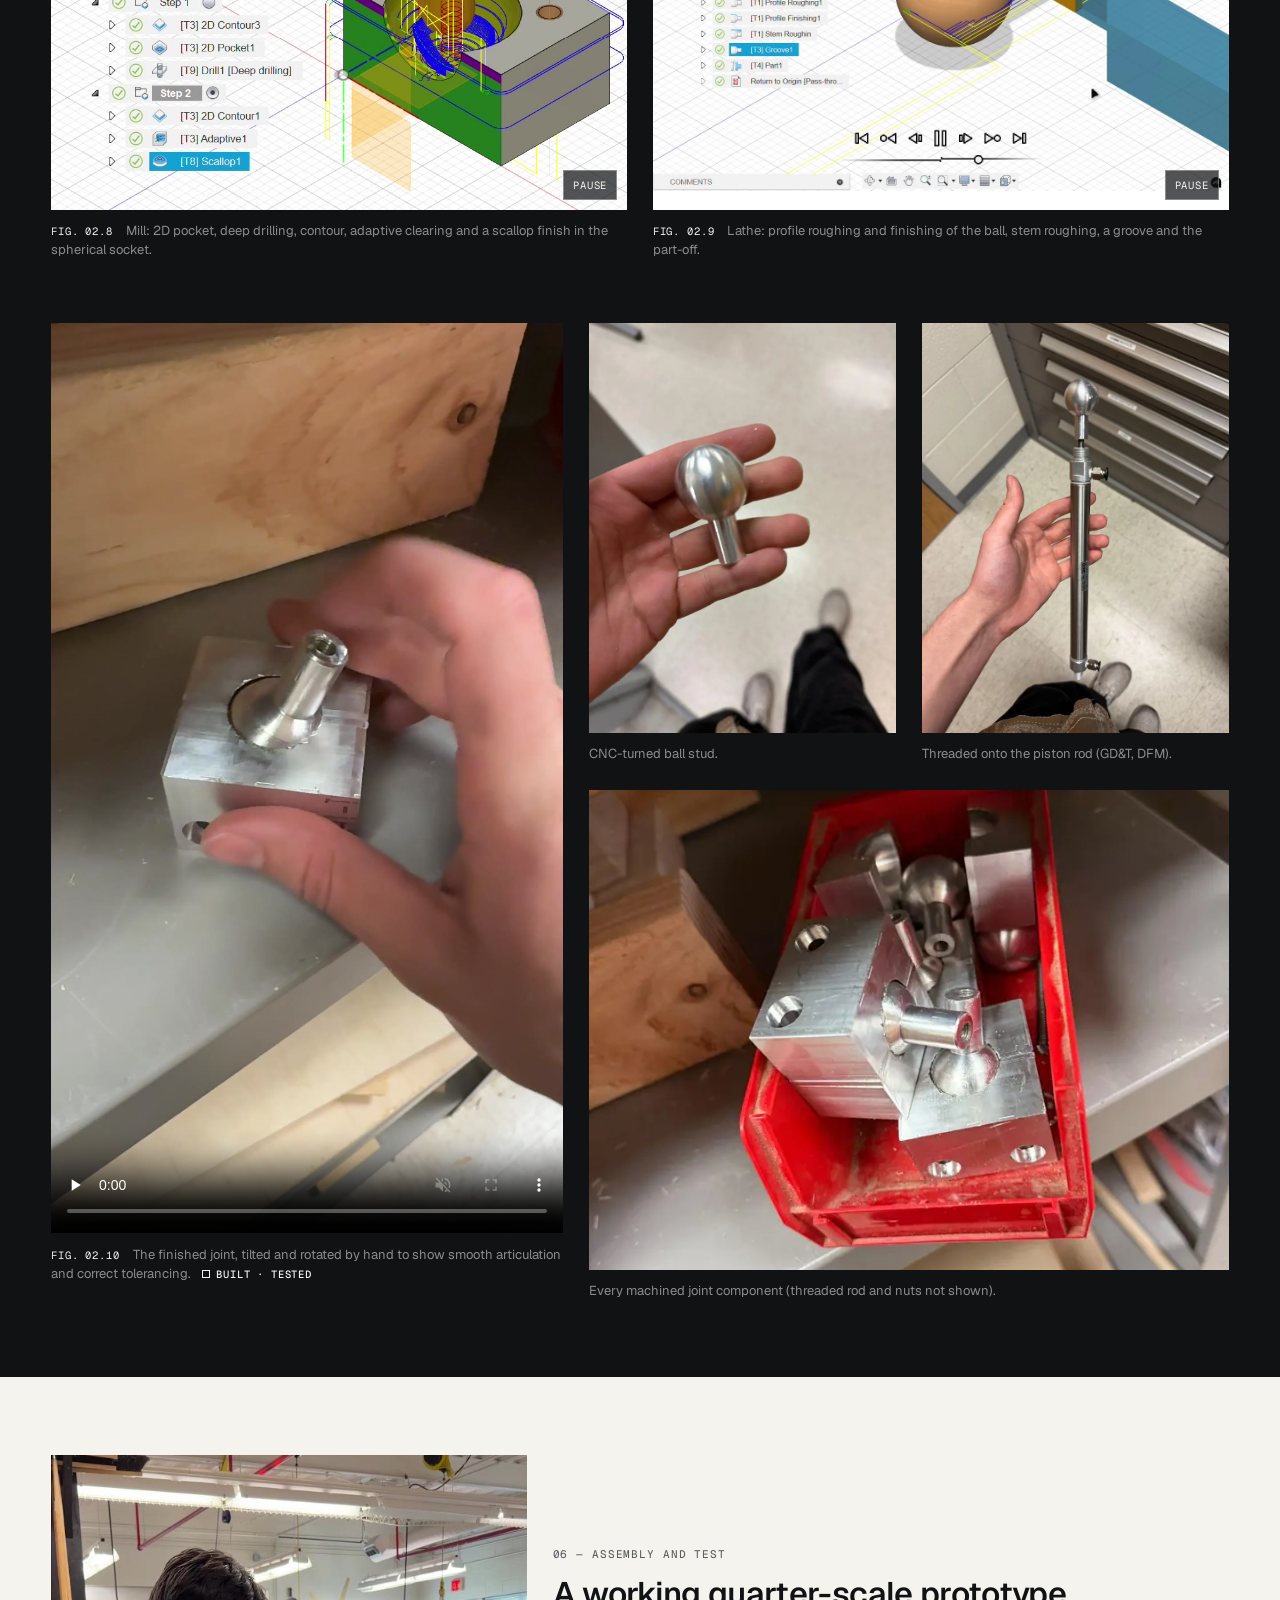
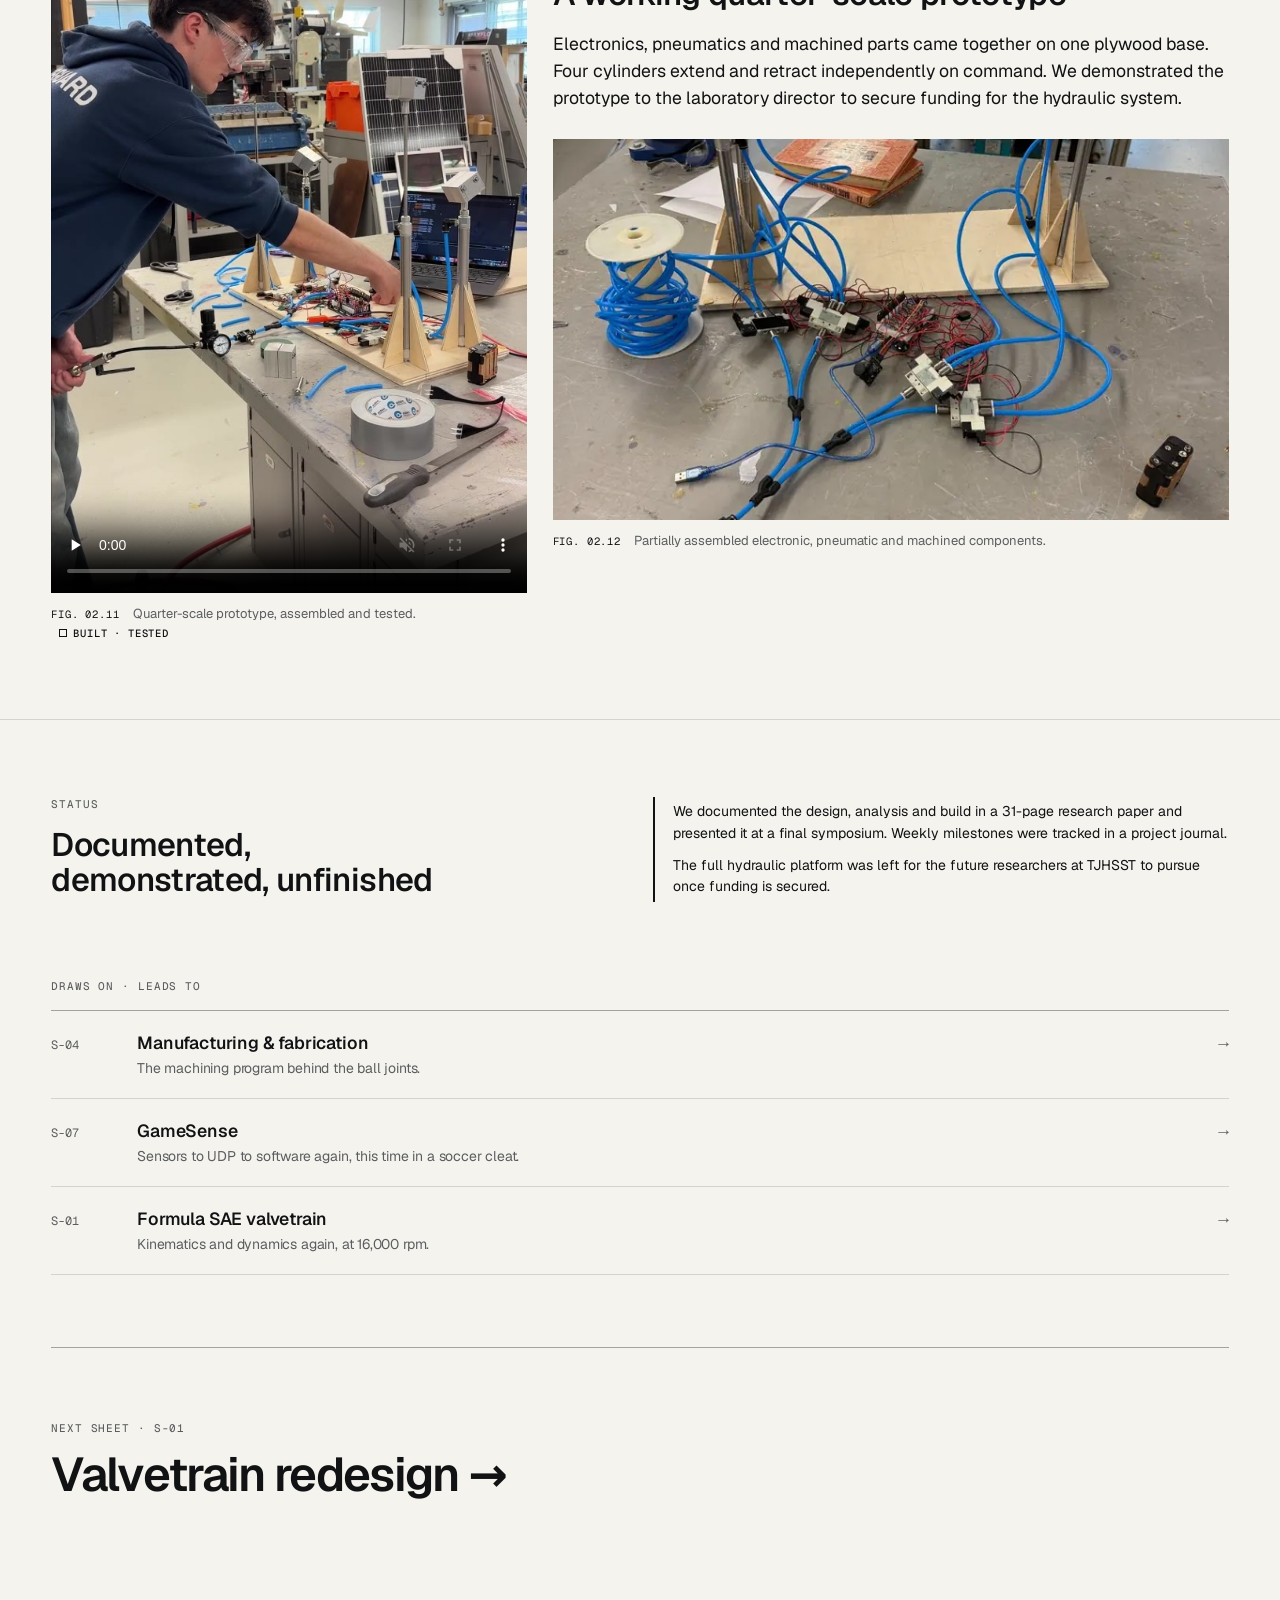
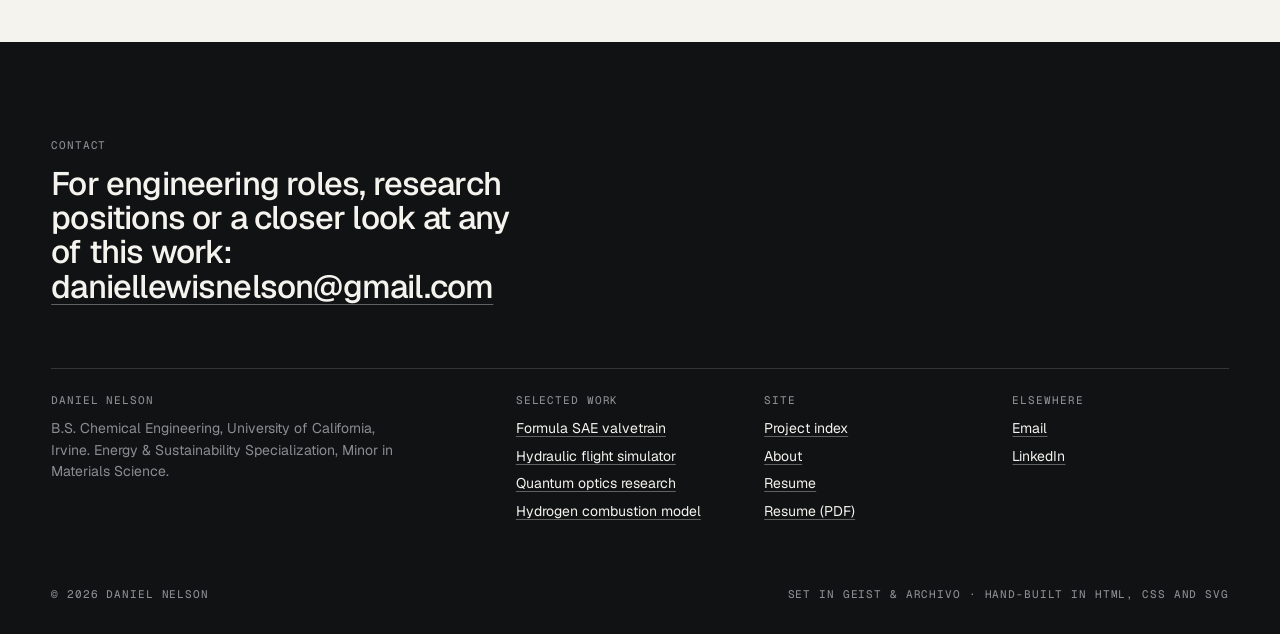
<file: work/hydraulic-flight-simulator.html>
<!DOCTYPE html>
<html lang="en">
<head>
<meta charset="utf-8">
<meta name="viewport" content="width=device-width, initial-scale=1">
<title>Two-axis hydraulic flight simulator — Daniel Nelson</title>
<meta name="description" content="A two-axis motion platform designed and built by a team of two: hand-derived inverse kinematics, Python control over UDP from X-Plane, solenoid driver electronics and CNC-machined aluminum ball joints.">
<meta name="author" content="Daniel Nelson">
<meta name="theme-color" content="#F5F3EE">
<link rel="canonical" href="https://dnl2030.github.io/EngineeringPortfolioDanielN/work/hydraulic-flight-simulator.html">
<meta property="og:type" content="website">
<meta property="og:site_name" content="Daniel Nelson — Engineering Portfolio">
<meta property="og:title" content="Two-axis hydraulic flight simulator — Daniel Nelson">
<meta property="og:description" content="A two-axis motion platform designed and built by a team of two: hand-derived inverse kinematics, Python control over UDP from X-Plane, solenoid driver electronics and CNC-machined aluminum ball joints.">
<meta property="og:url" content="https://dnl2030.github.io/EngineeringPortfolioDanielN/work/hydraulic-flight-simulator.html">
<meta property="og:image" content="https://dnl2030.github.io/EngineeringPortfolioDanielN/assets/img/og/hydraulic-flight-simulator--07-ball-joint-mounted-on-piston.jpg">
<meta name="twitter:card" content="summary_large_image">
<link rel="icon" href="../assets/favicon.svg" type="image/svg+xml">
<link rel="preload" href="../assets/fonts/geist.woff2" as="font" type="font/woff2" crossorigin>
<script>(function(){var t;try{t=localStorage.getItem("theme")}catch(e){}if(t!=="light"&&t!=="dark")t=window.matchMedia&&matchMedia("(prefers-color-scheme: dark)").matches?"dark":"light";document.documentElement.setAttribute("data-theme",t)})();</script>
<link rel="stylesheet" href="../assets/css/site.css">
</head>
<body>
<a class="skip-link" href="#main">Skip to content</a>
<div class="frame" aria-hidden="true"></div>
<header class="topbar">
  <div class="wrap topbar__inner">
    <a class="brand" href="../index.html"><span class="brand__name">Daniel Nelson</span><span class="brand__role">Chemical Engineering · UC Irvine</span></a>
    <button class="nav__toggle" type="button" aria-expanded="false" aria-controls="site-nav">Menu</button>
    <nav id="site-nav" class="nav" aria-label="Primary">
      <a href="../index.html#work" aria-current="page">Top 3</a>
      <a href="../index.html#index">Projects</a>
      <a href="../about.html">About</a>
      <a href="../resume.html">Resume</a>
      <a href="mailto:daniellewisnelson@gmail.com">Contact</a>
    </nav>
    <button class="theme-toggle" type="button" aria-label="Switch to dark theme" title="Light / dark">
      <svg viewBox="0 0 20 20" aria-hidden="true"><circle cx="10" cy="10" r="7.25" fill="none" stroke="currentColor" stroke-width="1.3"/><path d="M10 2.75a7.25 7.25 0 0 1 0 14.5z" fill="currentColor"/></svg>
    </button>
  </div>
</header>
<main id="main">

  <header class="wrap p-head">
    <div class="p-head__grid">
      <div class="p-head__main">
        <p class="p-head__crumb"><a class="arrow-link arrow-link--back" href="../index.html#index">All projects</a><span class="label">Sheet 02 · Systems · 2024</span></p>
        <h1 id="title">Two-axis hydraulic flight simulator</h1>
        <p class="lead p-head__dek">Two of us set out to put a cockpit on a platform that pitches and rolls with the aircraft on screen. We built every link in the chain, from simulator telemetry to machined aluminum, and proved it on a quarter-scale pneumatic prototype.</p>
      </div>
      <div class="title-block p-head__tb"><div class="title-block__head"><span>TJHSST Engineering Research Lab</span><span>S-02</span></div><dl class="tb">
        <dt>Team</dt><dd>Two students</dd>
        <dt>Scope</dt><dd>Kinematics, control code, electronics, CAD/CAM, CNC machining and assembly, shared across the team of two</dd>
        <dt>Output</dt><dd>¼-scale pneumatic prototype · 31-page research paper · symposium presentation</dd>
        <dt>Tools</dt><dd>Python · X-Plane · TinkerCAD · CAD/CAM · CNC mill + lathe · FEA</dd>
        <dt>Status</dt><dd>Prototype built and demonstrated · hydraulic platform not completed</dd>
      </dl></div>
    </div>
  </header>

  <!-- System map: the page's navigation -->
  <section class="wrap" aria-labelledby="map-title">
    <h2 id="map-title" class="visually-hidden">System map</h2>
    <div class="sysmap">
      <svg viewBox="0 0 1110 290" role="group" aria-labelledby="sys-t" data-draw>
        <title id="sys-t">System map: flight simulator telemetry travels over UDP to the Python inverse-kinematics code, then to the solenoid driver circuit, the valves and the actuators, which move the platform through machined ball joints</title>
        <g fill="none">
          <path class="draw wire wire--data" pathLength="1" style="--i:1" d="M218 110H288"/>
          <path class="draw wire wire--data" pathLength="1" style="--i:3" d="M488 110H558"/>
          <path class="draw wire" pathLength="1" style="--i:5" d="M758 110H828"/>
          <path class="draw wire" pathLength="1" style="--i:7" d="M1028 110H1080V200H1028"/>
          <path class="draw wire" pathLength="1" style="--i:9" d="M828 200H758"/>
          <path class="draw wire" pathLength="1" style="--i:11" d="M558 200H488"/>
        </g>
        <g class="draw-fade" style="--i:2"><text x="253" y="70" text-anchor="middle" class="wire-label">UDP :49000</text></g>
        <g class="draw-fade" style="--i:4"><text x="523" y="70" text-anchor="middle" class="wire-label">targets</text></g>
        <a class="node" href="#brief"><rect x="18" y="80" width="200" height="60"/><text x="34" y="106">Flight simulator</text><text x="34" y="125" class="sub">X-Plane · aircraft attitude</text></a>
        <a class="node" href="#software"><rect x="288" y="80" width="200" height="60"/><text x="304" y="106">Python control</text><text x="304" y="125" class="sub">parse packets → IK</text></a>
        <a class="node" href="#electronics"><rect x="558" y="80" width="200" height="60"/><text x="574" y="106">Driver electronics</text><text x="574" y="125" class="sub">custom PCB · MOSFETs</text></a>
        <a class="node" href="#electronics"><rect x="828" y="80" width="200" height="60"/><text x="844" y="106">Solenoid valves</text><text x="844" y="125" class="sub">one per actuator</text></a>
        <a class="node" href="#test"><rect x="828" y="170" width="200" height="60"/><text x="844" y="196">Actuators</text><text x="844" y="215" class="sub">pneumatic at ¼ scale</text></a>
        <a class="node" href="#ball-joint"><rect x="558" y="170" width="200" height="60"/><text x="574" y="196">Ball joints</text><text x="574" y="215" class="sub">CNC 6061 aluminum</text></a>
        <a class="node" href="#kinematics"><rect x="288" y="170" width="200" height="60"/><text x="304" y="196">Platform</text><text x="304" y="215" class="sub">pitch + roll</text></a>
        <g class="draw-fade" style="--i:12"><text x="18" y="275" class="plot-text">SYSTEM MAP · SELECT A BLOCK TO JUMP TO IT</text></g>
      </svg>
      <div class="sysmap__legend"><span class="label" style="color:var(--blue-ink)">─ data</span><span class="label" style="color:var(--fg)">─ power / mechanical</span></div>
    </div>
  </section>

  <!-- 01 brief -->
  <section class="wrap p-section" id="brief" aria-labelledby="h-brief">
    <div class="grid" style="align-items:center">
      <div class="c-1-5">
        <p class="label">01 — The brief</p>
        <h2 id="h-brief" class="h2" style="margin-top:14px">A cockpit that moves with the aircraft</h2>
        <p style="margin-top:18px">A screen can only show motion. We wanted the pilot to feel it, with a platform under an existing simulator cockpit driven by hydraulic cylinders. To prove the kinematics, control, electronics and joints before committing to hydraulics, we first built it at a quarter scale with pneumatic stand-ins.</p>
      </div>
      <figure class="fig c-6-12">
        <div class="fig__media frame-16x9"><img src="../assets/img/hydraulic-flight-simulator/10-full-scale-flight-simulator-rig.webp" srcset="../assets/img/hydraulic-flight-simulator/10-full-scale-flight-simulator-rig-sm.webp 842w, ../assets/img/hydraulic-flight-simulator/10-full-scale-flight-simulator-rig.webp 1206w" sizes="(min-width: 1000px) 55vw, 100vw" width="1206" height="1375" alt="Existing full-size flight simulator cockpit with seat, controls and screens in a lab" loading="lazy" decoding="async" class="fade-edges" style="--fy:60%"></div>
        <figcaption><span class="fig__no">Fig. 02.1</span> The simulator the motion platform was designed to sit beneath.</figcaption>
      </figure>
    </div>
  </section>

  <!-- 02 kinematics -->
  <section class="wrap p-section" id="kinematics" aria-labelledby="h-kin">
    <div class="p-section__head">
      <p class="label">02 — Kinematics</p>
      <h2 id="h-kin">From pitch and roll to four piston lengths</h2>
      <p class="lead">For any target attitude, each actuator has exactly one correct length. We derived the inverse kinematics by hand and then pushed the same model further, to forces, accelerations, jerk and inertia. The resulting load cases became the FEA inputs for the load-bearing joints.</p>
    </div>
    <div class="grid">
      <figure class="fig fig--contain c-1-5">
        <div class="sheet-img"><img src="../assets/img/hydraulic-flight-simulator/01-inverse-kinematics-hand-derivation.webp" srcset="../assets/img/hydraulic-flight-simulator/01-inverse-kinematics-hand-derivation-sm.webp 960w, ../assets/img/hydraulic-flight-simulator/01-inverse-kinematics-hand-derivation.webp 1119w" sizes="(min-width: 1000px) 38vw, 100vw" width="1119" height="627" alt="Collage of handwritten inverse-kinematics derivations relating platform pitch and roll to piston positions" loading="lazy" decoding="async" data-zoom="../assets/img/hydraulic-flight-simulator/01-inverse-kinematics-hand-derivation.webp"></div>
        <figcaption><span class="fig__no">Fig. 02.2</span> Hand derivation: piston positions from a required pitch and roll.</figcaption>
      </figure>
      <div class="c-6-12 eq-stack" role="group" aria-label="The kinematics routine">
        <div class="eqc"><div class="eqc__m"><math display="block"><mi>α</mi><mo>=</mo><mfrac><mtext>roll</mtext><mn>3.62</mn></mfrac><mo>,</mo><mspace width="1em"/><mi>β</mi><mo>=</mo><mfrac><mtext>pitch</mtext><mn>8.77</mn></mfrac></math></div><p class="eqc__cap">Aircraft attitude scaled to platform angles: ±90° in the simulator becomes ±24.9° of roll and ±10.3° of pitch.</p></div>
        <div class="eqc"><div class="eqc__m"><math display="block"><mi>y</mi><mo>=</mo><mn>20.5</mn><mi>tan</mi><mo>&#x2061;</mo><mi>α</mi><mo>,</mo><mspace width="1em"/><mi>z</mi><mo>=</mo><mn>52.5</mn><mi>tan</mi><mo>&#x2061;</mo><mi>β</mi></math></div><p class="eqc__cap">Height differences across the 20.5 spacing between left and right pistons and the 52.5 spacing between front and back.</p></div>
        <div class="eqc"><div class="eqc__m"><math display="block"><msub><mi>h</mi><mtext>FL</mtext></msub><mo>=</mo><mi>x</mi><mo>+</mo><mfrac><mn>1</mn><mn>2</mn></mfrac><mi>y</mi><mo>−</mo><mfrac><mn>1</mn><mn>2</mn></mfrac><mi>z</mi><mo>,</mo><mspace width="0.6em"/><msub><mi>h</mi><mtext>FR</mtext></msub><mo>=</mo><mi>x</mi><mo>+</mo><mfrac><mn>3</mn><mn>2</mn></mfrac><mi>y</mi><mo>−</mo><mfrac><mn>1</mn><mn>2</mn></mfrac><mi>z</mi><mo>,</mo><mspace width="0.6em"/><mo>…</mo></math></div><p class="eqc__cap">Each piston’s target from x = 9.5, with the signs set by which way the aircraft rolls and pitches.</p></div>
        <div class="eqc"><div class="eqc__m"><math display="block"><msub><mi>h</mi><mi>i</mi></msub><mo>←</mo><msub><mi>h</mi><mi>i</mi></msub><mo>+</mo><mrow><mo>(</mo><mn>9.5</mn><mo>−</mo><mover><mi>h</mi><mo>¯</mo></mover><mo>)</mo></mrow></math></div><p class="eqc__cap">Every target shifts so the four average 9.5, so the platform tilts about its centre.</p></div>
      </div>
    </div>
    <figure class="ifig sim3d" data-fig="ik">
      <div class="ifig__head"><span class="label" style="color:var(--fg)">Fig. 02.3 — Interactive · From aircraft attitude to piston lengths</span><span class="ev ev--built">Ported from project code</span></div>
      <div class="ifig__body">
        <div class="ifig__plot sim3d__main">
          <div class="sim3d__view">
            <p class="sim3d__hint">Drag the view to turn it</p>
            <svg class="sim3d__svg" viewBox="0 0 640 400" role="img" aria-label="Three-dimensional view of the platform on its four pistons"></svg>
          </div>
          <div class="sim3d__gauges">
            <div class="gauge" data-g="FL"><span class="gauge__k">Front left</span><span class="gauge__bar"><i></i></span><span class="gauge__v">9.50</span></div>
            <div class="gauge" data-g="FR"><span class="gauge__k">Front right</span><span class="gauge__bar"><i></i></span><span class="gauge__v">9.50</span></div>
            <div class="gauge" data-g="BL"><span class="gauge__k">Back left</span><span class="gauge__bar"><i></i></span><span class="gauge__v">9.50</span></div>
            <div class="gauge" data-g="BR"><span class="gauge__k">Back right</span><span class="gauge__bar"><i></i></span><span class="gauge__v">9.50</span></div>
          </div>
        </div>
        <div class="ifig__side">
          <button type="button" class="fl-btn fl-btn--primary sim3d__fly" data-act="fly" aria-pressed="false">Fly a maneuver</button>
          <div class="sim3d__inputs">
            <div class="ctrl"><div class="ctrl__label"><label for="sim-roll">Aircraft roll</label><output for="sim-roll" data-out="roll"></output></div><input id="sim-roll" name="roll" type="range" min="-180" max="180" step="1" value="30"></div>
            <div class="ctrl"><div class="ctrl__label"><label for="sim-pitch">Aircraft pitch</label><output for="sim-pitch" data-out="pitch"></output></div><input id="sim-pitch" name="pitch" type="range" min="-90" max="90" step="1" value="20"></div>
          </div>
          <dl class="readout"><dt>Platform roll <span class="sym">α</span></dt><dd data-out="alpha"></dd><dt>Platform pitch <span class="sym">β</span></dt><dd data-out="beta"></dd></dl>
          <p class="sim3d__mode" data-out="mode"></p>
          <div>
            <p class="label">Attitudes the stroke allows</p>
            <svg class="sim3d__env" viewBox="0 0 260 176" role="img" aria-label="Chart of platform roll against platform pitch, showing the region that keeps every piston within 0 to 19, the smaller box the project's mapping covers, and the current attitude"></svg>
            <p class="sim3d__key"><span><i class="sim3d__k sim3d__k--reach"></i>Every piston within 0–19</span><span><i class="sim3d__k sim3d__k--map"></i>Reached by the mapping</span></p>
            <p class="sim3d__note">Drag the dot to set the platform directly, including the extra roll the mapping leaves unused.</p>
          </div>
        </div>
      </div>
      <figcaption class="ifig__foot">All four sign branches of the project’s Python routine (Fig.&nbsp;02.4), checked against it for 1,924 roll and pitch pairs. Dividing aircraft roll by 3.62 and pitch by 8.77 turns ±90° into ±24.9° of platform roll and ±10.3° of pitch. With both at their limits, one corner piston reaches exactly 0 and the opposite one 19, twice the 9.5 neutral. The scale factors split the stroke evenly between roll and pitch, so every input stays reachable; roll alone could reach 42.8° before a piston bottoms out. Lengths are in the code’s units. Ball-joint angles and dynamics are not modeled.</figcaption>
    </figure>
  </section>

  <!-- 03 software -->
  <section class="wrap p-section" id="software" aria-labelledby="h-sw">
    <div class="grid" style="align-items:start">
      <div class="c-1-4">
        <p class="label">03 — Control software</p>
        <h2 id="h-sw" class="h2" style="margin-top:14px">Telemetry in, piston targets out</h2>
        <p style="margin-top:18px">X-Plane streams aircraft attitude over UDP. The Python listener unpacks each DREF and DATA packet, passes pitch and roll through the kinematics routine, compares each piston’s target with its current position, and actuates to close the gap.</p>
        <p style="margin-top:12px" class="muted">The proportional logic was written for the hydraulic system. The pneumatic prototype ran simpler on/off control.</p>
      </div>
      <figure class="fig fig--contain c-5-12">
        <div class="sheet-img"><img src="../assets/img/hydraulic-flight-simulator/02-udp-and-piston-position-code.webp" srcset="../assets/img/hydraulic-flight-simulator/02-udp-and-piston-position-code-sm.webp 960w, ../assets/img/hydraulic-flight-simulator/02-udp-and-piston-position-code.webp 1114w" sizes="(min-width: 1000px) 60vw, 100vw" width="1114" height="629" alt="Python code: a UDP listener receiving X-Plane data on port 49000 and the derived algorithm converting pitch and roll to four piston targets" loading="lazy" decoding="async" data-zoom="../assets/img/hydraulic-flight-simulator/02-udp-and-piston-position-code.webp"></div>
        <figcaption><span class="fig__no">Fig. 02.4</span> Left: UDP listener for X-Plane packets. Right: the derived algorithm that turns attitude into piston targets.</figcaption>
      </figure>
    </div>
  </section>

  <!-- 04 electronics -->
  <section class="wrap p-section" id="electronics" aria-labelledby="h-el">
    <div class="p-section__head">
      <p class="label">04 — Electronics</p>
      <h2 id="h-el">Switching the valves</h2>
      <p class="lead">We laid out the circuit in TinkerCAD, built it on the bench, and then moved it to a custom PCB that connects the controller to one solenoid valve per actuator through MOSFET switching channels.</p>
    </div>
    <div class="elec-grid">
      <figure class="fig fig--contain"><div class="sheet-img"><img src="../assets/img/hydraulic-flight-simulator/03-tinkercad-solenoid-circuit-schematic.webp" srcset="../assets/img/hydraulic-flight-simulator/03-tinkercad-solenoid-circuit-schematic-sm.webp 960w, ../assets/img/hydraulic-flight-simulator/03-tinkercad-solenoid-circuit-schematic.webp 1200w" sizes="(min-width: 1000px) 40vw, 100vw" width="1200" height="660" alt="TinkerCAD layout of the solenoid driver circuit: microcontroller, MOSFET channels on a breadboard, valves and a battery" loading="lazy" decoding="async" data-zoom="../assets/img/hydraulic-flight-simulator/03-tinkercad-solenoid-circuit-schematic.webp"></div><figcaption><span class="fig__no">Fig. 02.5</span> TinkerCAD layout of the driver circuit.</figcaption></figure>
      <figure class="fig"><div class="fig__media frame-4x3"><img src="../assets/img/hydraulic-flight-simulator/04-solenoid-driver-circuit.webp" srcset="../assets/img/hydraulic-flight-simulator/04-solenoid-driver-circuit-sm.webp 720w, ../assets/img/hydraulic-flight-simulator/04-solenoid-driver-circuit.webp 1500w" sizes="(min-width: 1000px) 28vw, 100vw" width="1500" height="2000" alt="Assembled solenoid driver circuit with MOSFET channels and wiring" loading="lazy" decoding="async" style="--fy:55%" data-zoom="../assets/img/hydraulic-flight-simulator/04-solenoid-driver-circuit.webp"></div><figcaption><span class="fig__no">Fig. 02.6</span> Assembled driver circuit.</figcaption></figure>
      <figure class="fig"><div class="fig__media frame-4x3"><img src="../assets/img/hydraulic-flight-simulator/05-circuit-with-solenoid-valves.webp" srcset="../assets/img/hydraulic-flight-simulator/05-circuit-with-solenoid-valves-sm.webp 720w, ../assets/img/hydraulic-flight-simulator/05-circuit-with-solenoid-valves.webp 1500w" sizes="(min-width: 1000px) 28vw, 100vw" width="1500" height="2000" alt="Driver circuit connected to four solenoid valves" loading="lazy" decoding="async" data-zoom="../assets/img/hydraulic-flight-simulator/05-circuit-with-solenoid-valves.webp"></div><figcaption><span class="fig__no">Fig. 02.7</span> Circuit wired to the solenoid valves that drive the pistons.</figcaption></figure>
    </div>
  </section>

  <!-- 05 ball joint: visual peak -->
  <section class="plate p-section" id="ball-joint" aria-labelledby="h-bj">
    <div class="wrap">
      <div class="grid" style="align-items:end">
        <div class="c-1-6">
          <p class="label" style="color:var(--blue)">05 — The ball joint</p>
          <h2 id="h-bj" class="h2" style="margin-top:14px">Machined, toleranced, tested by hand</h2>
        </div>
        <p class="c-7-12" style="color:var(--graphite-lt)">Each actuator meets the platform at a ball joint that has to articulate freely without slop. An aluminum ball is captured between two machined halves, closed with a threaded rod and nuts. I produced GD&amp;T-toleranced drawings, programmed the toolpaths in CAM, and cut the parts from 6061 aluminum on a CNC mill and lathe.</p>
      </div>
      <div class="cam-videos">
        <figure class="fig">
          <div class="fig__media"><video src="../assets/video/hydraulic-flight-simulator--cam-mill.mp4" poster="../assets/video/hydraulic-flight-simulator--cam-mill.jpg" width="912" height="852" muted loop playsinline preload="none" data-autoplay role="img" aria-label="CAM simulation of the mill toolpaths for the ball-joint socket"></video></div>
          <figcaption><span class="fig__no">Fig. 02.8</span> Mill: 2D pocket, deep drilling, contour, adaptive clearing and a scallop finish in the spherical socket.</figcaption>
        </figure>
        <figure class="fig">
          <div class="fig__media"><video src="../assets/video/hydraulic-flight-simulator--cam-lathe.mp4" poster="../assets/video/hydraulic-flight-simulator--cam-lathe.jpg" width="1314" height="900" muted loop playsinline preload="none" data-autoplay role="img" aria-label="CAM simulation of the lathe toolpaths for the ball stud"></video></div>
          <figcaption><span class="fig__no">Fig. 02.9</span> Lathe: profile roughing and finishing of the ball, stem roughing, a groove and the part-off.</figcaption>
        </figure>
      </div>
      <div class="bj-grid">
        <figure class="fig bj-video">
          <div class="fig__media"><video controls muted playsinline preload="none" poster="../assets/video/hydraulic-flight-simulator--ball-joint-walkaround.jpg" width="720" height="1280" aria-label="Walkaround of the finished ball joint being tilted and rotated by hand, then the bin of machined parts"><source src="../assets/video/hydraulic-flight-simulator--ball-joint-walkaround.mp4" type="video/mp4"></video></div>
          <figcaption><span class="fig__no">Fig. 02.10</span> The finished joint, tilted and rotated by hand to show smooth articulation and correct tolerancing. <span class="ev ev--built">Built · tested</span></figcaption>
        </figure>
        <figure class="fig bj-a"><div class="fig__media frame-3x4"><img src="../assets/img/hydraulic-flight-simulator/06-cnc-milled-ball-joint-ball.webp" srcset="../assets/img/hydraulic-flight-simulator/06-cnc-milled-ball-joint-ball-sm.webp 720w, ../assets/img/hydraulic-flight-simulator/06-cnc-milled-ball-joint-ball.webp 1500w" sizes="(min-width: 1000px) 22vw, 50vw" width="1500" height="2000" alt="Hand holding a CNC-turned aluminum ball stud" loading="lazy" decoding="async" style="--fy:45%" data-zoom="../assets/img/hydraulic-flight-simulator/06-cnc-milled-ball-joint-ball.webp"></div><figcaption>CNC-turned ball stud.</figcaption></figure>
        <figure class="fig bj-b"><div class="fig__media frame-3x4"><img src="../assets/img/hydraulic-flight-simulator/07-ball-joint-mounted-on-piston.webp" srcset="../assets/img/hydraulic-flight-simulator/07-ball-joint-mounted-on-piston-sm.webp 720w, ../assets/img/hydraulic-flight-simulator/07-ball-joint-mounted-on-piston.webp 1500w" sizes="(min-width: 1000px) 22vw, 50vw" width="1500" height="2000" alt="Machined ball stud threaded onto the end of a piston rod" loading="lazy" decoding="async" style="--fy:35%" data-zoom="../assets/img/hydraulic-flight-simulator/07-ball-joint-mounted-on-piston.webp"></div><figcaption>Threaded onto the piston rod (GD&amp;T, DFM).</figcaption></figure>
        <figure class="fig bj-c"><div class="fig__media frame-4x3"><img src="../assets/img/hydraulic-flight-simulator/08-cnc-ball-joint-components-bin.webp" srcset="../assets/img/hydraulic-flight-simulator/08-cnc-ball-joint-components-bin-sm.webp 720w, ../assets/img/hydraulic-flight-simulator/08-cnc-ball-joint-components-bin.webp 1500w" sizes="(min-width: 1000px) 30vw, 100vw" width="1500" height="2000" alt="Bin of CNC-machined ball studs and socket halves" loading="lazy" decoding="async" style="--fy:45%" data-zoom="../assets/img/hydraulic-flight-simulator/08-cnc-ball-joint-components-bin.webp"></div><figcaption>Every machined joint component (threaded rod and nuts not shown).</figcaption></figure>
      </div>
    </div>
  </section>

  <!-- 06 assembly & test -->
  <section class="wrap p-section" id="test" aria-labelledby="h-test">
    <div class="grid" style="align-items:center">
      <figure class="fig c-1-5 test-video">
        <div class="fig__media"><video controls muted playsinline preload="none" poster="../assets/video/hydraulic-flight-simulator--prototype-test.jpg" width="606" height="1080" aria-label="Quarter-scale pneumatic prototype: four cylinders extending and retracting independently while the controls are operated"><source src="../assets/video/hydraulic-flight-simulator--prototype-test.mp4" type="video/mp4"></video></div>
        <figcaption><span class="fig__no">Fig. 02.11</span> Quarter-scale prototype, assembled and tested. <span class="ev ev--built">Built · tested</span></figcaption>
      </figure>
      <div class="c-6-12">
        <p class="label">06 — Assembly and test</p>
        <h2 id="h-test" class="h2" style="margin-top:14px">A working quarter-scale prototype</h2>
        <p style="margin-top:18px">Electronics, pneumatics and machined parts came together on one plywood base. Four cylinders extend and retract independently on command. We demonstrated the prototype to the laboratory director to secure funding for the hydraulic system.</p>
        <figure class="fig" style="margin-top:28px">
          <div class="fig__media frame-16x9"><img src="../assets/img/hydraulic-flight-simulator/09-partial-prototype-assembly.webp" srcset="../assets/img/hydraulic-flight-simulator/09-partial-prototype-assembly-sm.webp 720w, ../assets/img/hydraulic-flight-simulator/09-partial-prototype-assembly.webp 1500w" sizes="(min-width: 1000px) 50vw, 100vw" width="1500" height="2000" alt="Workbench with pneumatic cylinders, blue tubing, a pressure regulator and electronics partially assembled" loading="lazy" decoding="async" style="--fy:60%" data-zoom="../assets/img/hydraulic-flight-simulator/09-partial-prototype-assembly.webp"></div>
          <figcaption><span class="fig__no">Fig. 02.12</span> Partially assembled electronic, pneumatic and machined components.</figcaption>
        </figure>
      </div>
    </div>
  </section>

  <section class="wrap p-section" aria-labelledby="status">
    <div class="grid">
      <div class="c-1-6"><p class="label">Status</p><h2 id="status" class="h2" style="margin-top:14px">Documented, demonstrated, unfinished</h2></div>
      <div class="c-7-12 statusbox">
        <p>We documented the design, analysis and build in a 31-page research paper and presented it at a final symposium. Weekly milestones were tracked in a project journal.</p>
        <p>The full hydraulic platform was left for the future researchers at TJHSST to pursue once funding is secured.</p>
      </div>
    </div>
  </section>

  <section class="wrap" style="padding-bottom:var(--section)" aria-labelledby="related">
    <p class="label" id="related" style="margin-bottom:16px">Draws on · leads to</p>
    <div class="xrefs">
      <a class="xref" href="manufacturing.html"><span class="xref__no">S-04</span><span class="xref__title">Manufacturing &amp; fabrication<span class="xref__why">The machining program behind the ball joints.</span></span></a>
      <a class="xref" href="gamesense.html"><span class="xref__no">S-07</span><span class="xref__title">GameSense<span class="xref__why">Sensors to UDP to software again, this time in a soccer cleat.</span></span></a>
      <a class="xref" href="fsae-valvetrain.html"><span class="xref__no">S-01</span><span class="xref__title">Formula SAE valvetrain<span class="xref__why">Kinematics and dynamics again, at 16,000 rpm.</span></span></a>
    </div>
    <a class="next-project" href="fsae-valvetrain.html" style="margin-top:72px">
      <span class="label">Next sheet · S-01</span>
      <span class="next-project__title" style="display:block;margin-top:12px">Valvetrain redesign →</span>
    </a>
  </section>

</main>
<footer class="footer" id="contact">
  <div class="wrap">
    <p class="label" style="color:var(--graphite-lt)">Contact</p>
    <p class="footer__big" style="margin-top:14px">For engineering roles, research positions or a closer look at any of this work: <a href="mailto:daniellewisnelson@gmail.com">daniellewisnelson@gmail.com</a></p>
    <div class="footer__grid">
      <div>
        <span class="label">Daniel Nelson</span>
        <p class="muted" style="font-size:14px;max-width:40ch;color:var(--graphite-lt)">B.S. Chemical Engineering, University of California, Irvine. Energy &amp; Sustainability Specialization, Minor in Materials Science.</p>
      </div>
      <div>
        <span class="label">Selected work</span>
        <ul>
          <li><a href="../work/fsae-valvetrain.html">Formula SAE valvetrain</a></li>
          <li><a href="../work/hydraulic-flight-simulator.html">Hydraulic flight simulator</a></li>
          <li><a href="../work/quantum-optics-research.html">Quantum optics research</a></li>
          <li><a href="../work/hydrogen-combustion.html">Hydrogen combustion model</a></li>
        </ul>
      </div>
      <div>
        <span class="label">Site</span>
        <ul>
          <li><a href="../index.html#index">Project index</a></li>
          <li><a href="../about.html">About</a></li>
          <li><a href="../resume.html">Resume</a></li>
          <li><a href="../assets/Resume_DanielNelson.pdf" download="Resume_DanielNelson.pdf">Resume (PDF)</a></li>
        </ul>
      </div>
      <div>
        <span class="label">Elsewhere</span>
        <ul>
          <li><a href="mailto:daniellewisnelson@gmail.com">Email</a></li>
          <li><a href="https://www.linkedin.com/in/daniellewisnelson" rel="noopener">LinkedIn</a></li>
        </ul>
      </div>
    </div>
    <div class="footer__base label"><span>© 2026 Daniel Nelson</span><span>Set in Geist &amp; Archivo · Hand-built in HTML, CSS and SVG</span></div>
  </div>
</footer>
<script src="../assets/js/site.js" defer></script>
<script src="../assets/js/figures/sim.js" defer></script>
</body>
</html>
</file>
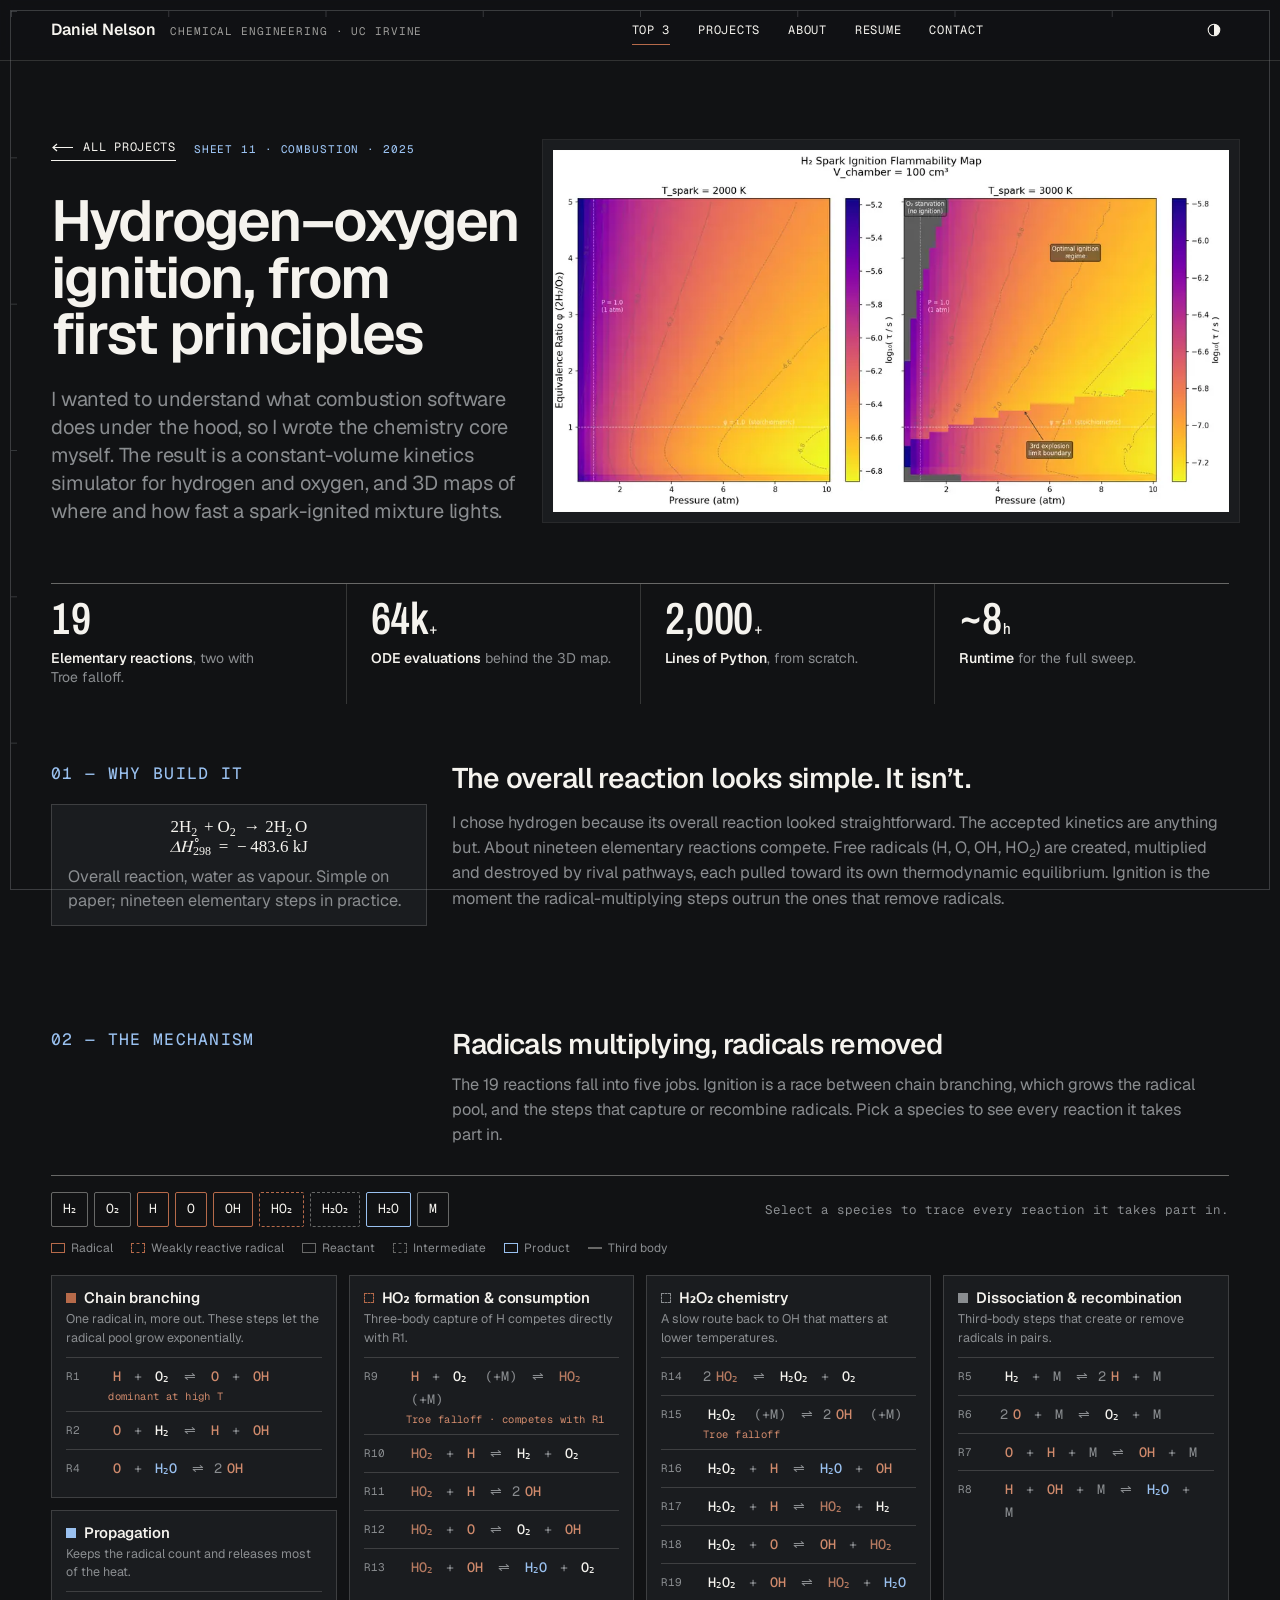
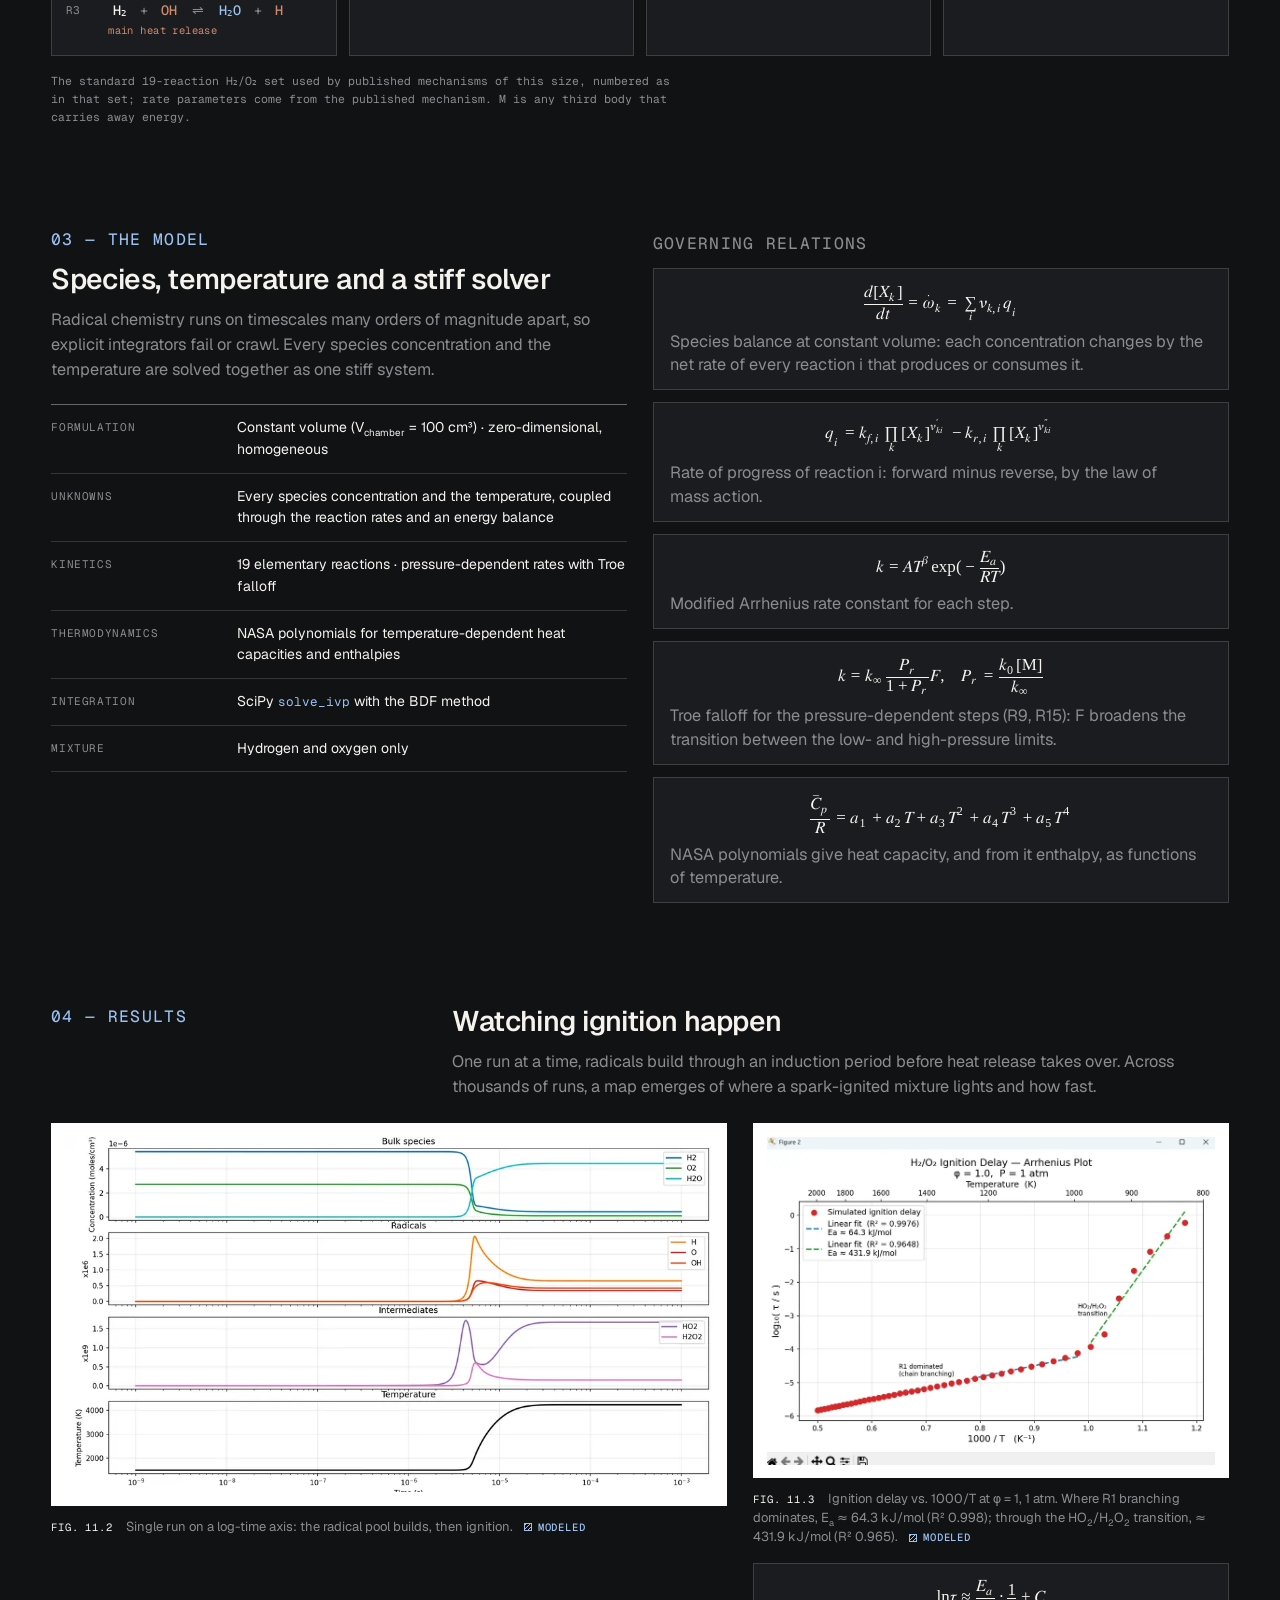
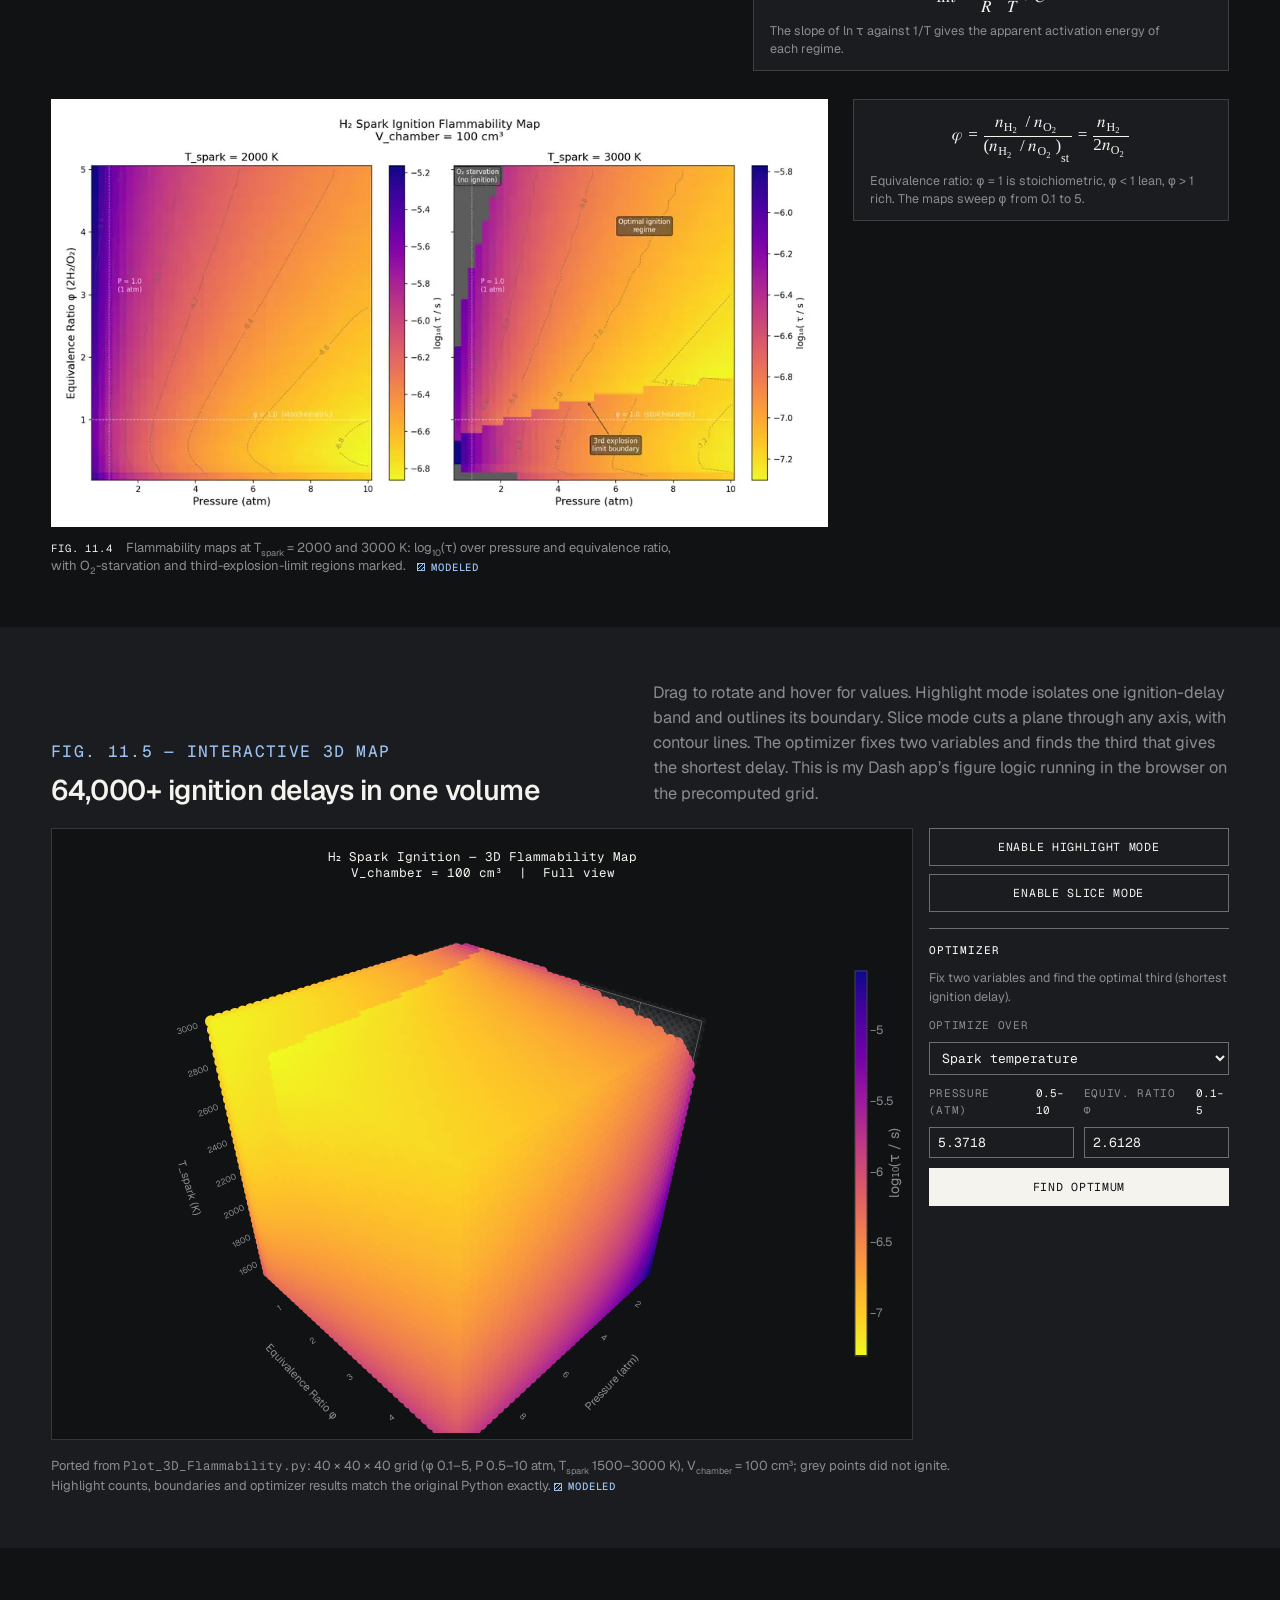
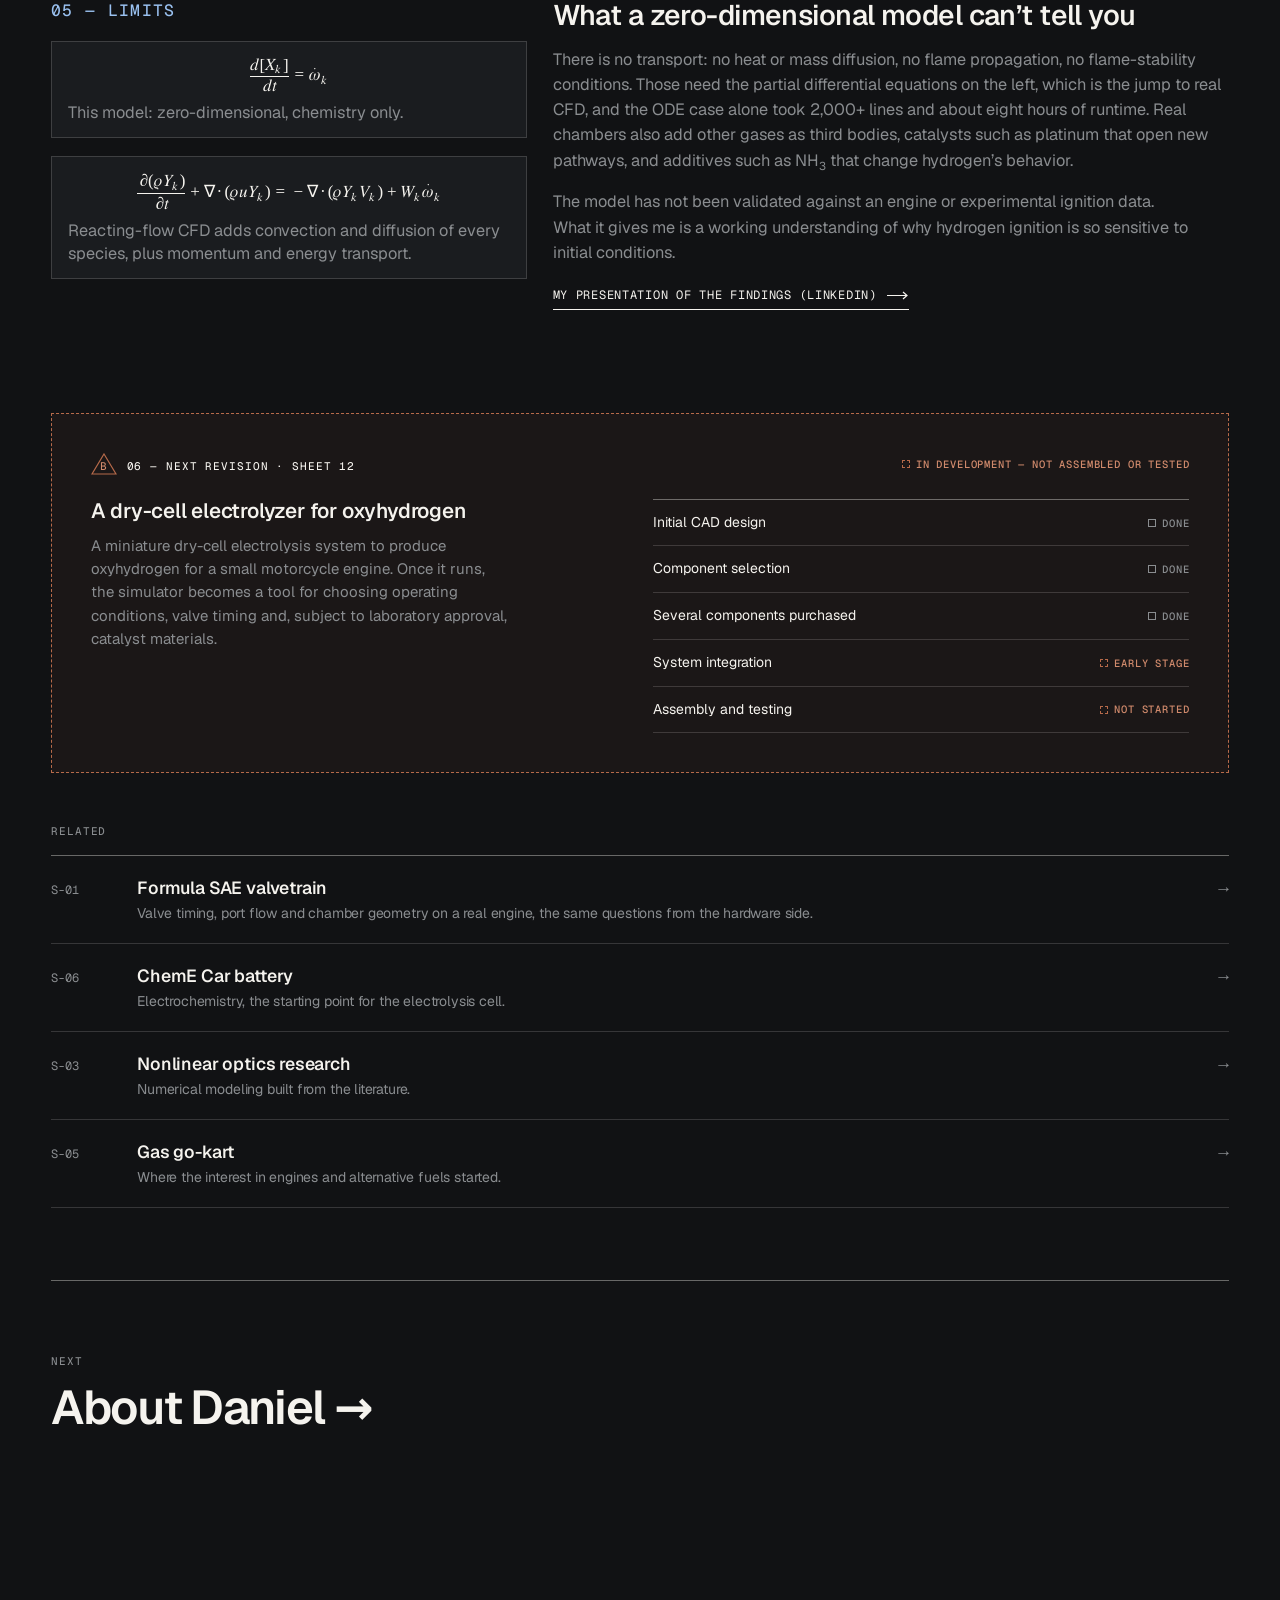
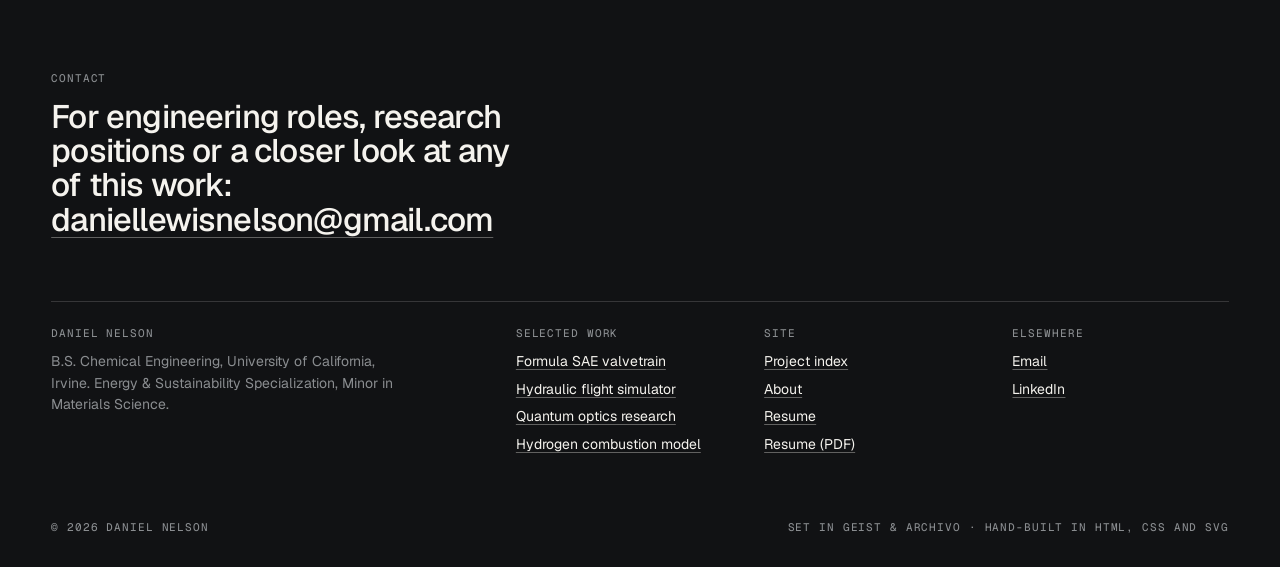
<file: work/hydrogen-combustion.html>
<!DOCTYPE html>
<html lang="en" class="on-dark">
<head>
<meta charset="utf-8">
<meta name="viewport" content="width=device-width, initial-scale=1">
<title>Hydrogen–oxygen ignition model — Daniel Nelson</title>
<meta name="description" content="A constant-volume hydrogen–oxygen kinetics simulator in Python: a 19-reaction elementary mechanism with Troe falloff and NASA-polynomial thermodynamics, integrated with a stiff BDF solver, and 3D flammability maps from 64,000+ solves.">
<meta name="author" content="Daniel Nelson">
<meta name="theme-color" content="#111214">
<link rel="canonical" href="https://dnl2030.github.io/EngineeringPortfolioDanielN/work/hydrogen-combustion.html">
<meta property="og:type" content="website">
<meta property="og:site_name" content="Daniel Nelson — Engineering Portfolio">
<meta property="og:title" content="Hydrogen–oxygen ignition model — Daniel Nelson">
<meta property="og:description" content="A constant-volume hydrogen–oxygen kinetics simulator in Python: a 19-reaction elementary mechanism with Troe falloff and NASA-polynomial thermodynamics, integrated with a stiff BDF solver, and 3D flammability maps from 64,000+ solves.">
<meta property="og:url" content="https://dnl2030.github.io/EngineeringPortfolioDanielN/work/hydrogen-combustion.html">
<meta property="og:image" content="https://dnl2030.github.io/EngineeringPortfolioDanielN/assets/img/og/hydrogen-combustion--01-spark-ignition-flammability-map.jpg">
<meta name="twitter:card" content="summary_large_image">
<link rel="icon" href="../assets/favicon.svg" type="image/svg+xml">
<link rel="preload" href="../assets/fonts/geist.woff2" as="font" type="font/woff2" crossorigin>
<script>(function(){var t;try{t=localStorage.getItem("theme")}catch(e){}if(t!=="light"&&t!=="dark")t=window.matchMedia&&matchMedia("(prefers-color-scheme: dark)").matches?"dark":"light";document.documentElement.setAttribute("data-theme",t)})();</script>
<link rel="stylesheet" href="../assets/css/site.css">
</head>
<body>
<a class="skip-link" href="#main">Skip to content</a>
<div class="frame" aria-hidden="true"></div>
<header class="topbar topbar--dark">
  <div class="wrap topbar__inner">
    <a class="brand" href="../index.html"><span class="brand__name">Daniel Nelson</span><span class="brand__role">Chemical Engineering · UC Irvine</span></a>
    <button class="nav__toggle" type="button" aria-expanded="false" aria-controls="site-nav">Menu</button>
    <nav id="site-nav" class="nav" aria-label="Primary">
      <a href="../index.html#work" aria-current="page">Top 3</a>
      <a href="../index.html#index">Projects</a>
      <a href="../about.html">About</a>
      <a href="../resume.html">Resume</a>
      <a href="mailto:daniellewisnelson@gmail.com">Contact</a>
    </nav>
    <button class="theme-toggle" type="button" aria-label="Switch to dark theme" title="Light / dark">
      <svg viewBox="0 0 20 20" aria-hidden="true"><circle cx="10" cy="10" r="7.25" fill="none" stroke="currentColor" stroke-width="1.3"/><path d="M10 2.75a7.25 7.25 0 0 1 0 14.5z" fill="currentColor"/></svg>
    </button>
  </div>
</header>
<main id="main" class="h2-page plate">

  <section class="h2-hero" aria-labelledby="title">
    <div class="h2-hero__media">
      <img src="../assets/img/hydrogen-combustion/01-spark-ignition-flammability-map.webp" srcset="../assets/img/hydrogen-combustion/01-spark-ignition-flammability-map-sm.webp 960w, ../assets/img/hydrogen-combustion/01-spark-ignition-flammability-map.webp 1918w" sizes="(min-width: 1000px) 55vw, 100vw" width="1918" height="1025" alt="Two heatmaps of log ignition delay over pressure and equivalence ratio at spark temperatures of 2000 K and 3000 K" fetchpriority="high" decoding="async">
    </div>
    <div class="wrap h2-hero__content">
      <p class="p-head__crumb"><a class="arrow-link arrow-link--back" href="../index.html#index" style="color:var(--paper)">All projects</a><span class="label" style="color:var(--blue)">Sheet 11 · Combustion · 2025</span></p>
      <h1 id="title" class="h1" style="max-width:15ch;font-size:clamp(36px, 1.2rem + 3vw, 64px)">Hydrogen–oxygen ignition, from first principles</h1>
      <p class="lead" style="margin-top:22px;max-width:48ch;color:var(--graphite-lt)">I wanted to understand what combustion software does under the hood, so I wrote the chemistry core myself. The result is a constant-volume kinetics simulator for hydrogen and oxygen, and 3D maps of where and how fast a spark-ignited mixture lights.</p>
    </div>
  </section>

  <section class="wrap" style="padding-block:20px 8px" aria-label="Model scale">
    <div class="specs specs--compact specs--h2">
      <div class="spec"><span class="spec__num num">19</span><p class="spec__text"><strong>Elementary reactions</strong>, two with Troe falloff.</p></div>
      <div class="spec"><span class="spec__num num">64k<small>+</small></span><p class="spec__text"><strong>ODE evaluations</strong> behind the 3D map.</p></div>
      <div class="spec"><span class="spec__num num">2,000<small>+</small></span><p class="spec__text"><strong>Lines of Python</strong>, from scratch.</p></div>
      <div class="spec"><span class="spec__num num">~8<small>h</small></span><p class="spec__text"><strong>Runtime</strong> for the full sweep.</p></div>
    </div>
  </section>

  <section class="wrap p-section" aria-labelledby="why">
    <div class="grid h2-row">
      <div class="c-1-4 h2-side">
        <p class="label" style="color:var(--blue)">01 — Why build it</p>
        <div class="eqc"><div class="eqc__m"><math display="block"><mn>2</mn><msub><mi mathvariant="normal">H</mi><mn>2</mn></msub><mo>+</mo><msub><mi mathvariant="normal">O</mi><mn>2</mn></msub><mo>→</mo><mn>2</mn><msub><mi mathvariant="normal">H</mi><mn>2</mn></msub><mi mathvariant="normal">O</mi></math><math display="block"><mi>Δ</mi><msubsup><mi>H</mi><mn>298</mn><mo>∘</mo></msubsup><mo>=</mo><mo>−</mo><mn>483.6</mn><mtext>&#xa0;kJ</mtext></math></div><p class="eqc__cap">Overall reaction, water as vapour. Simple on paper; nineteen elementary steps in practice.</p></div>
      </div>
      <div class="c-5-12 prose">
        <h2 id="why" class="h2">The overall reaction looks simple. It isn’t.</h2>
        <p style="color:var(--graphite-lt)">I chose hydrogen because its overall reaction looked straightforward. The accepted kinetics are anything but. About nineteen elementary reactions compete. Free radicals (H, O, OH, HO<sub>2</sub>) are created, multiplied and destroyed by rival pathways, each pulled toward its own thermodynamic equilibrium. Ignition is the moment the radical-multiplying steps outrun the ones that remove radicals.</p>
      </div>
    </div>
  </section>

  <section class="wrap p-section" aria-labelledby="mech">
    <div class="grid h2-row" style="margin-bottom:28px">
      <div class="c-1-4"><p class="label" style="color:var(--blue)">02 — The mechanism</p></div>
      <div class="c-5-12">
        <h2 id="mech" class="h2">Radicals multiplying, radicals removed</h2>
        <p style="margin-top:12px;color:var(--graphite-lt)">The 19 reactions fall into five jobs. Ignition is a race between chain branching, which grows the radical pool, and the steps that capture or recombine radicals. Pick a species to see every reaction it takes part in.</p>
      </div>
    </div>
    <div class="mech" data-fig="mechanism">
      <div class="mech__bar">
        <div class="mech__chips" role="group" aria-label="Highlight reactions by species"><button type="button" class="sp-btn sp--stable" data-sp="H2" aria-pressed="false">H₂</button><button type="button" class="sp-btn sp--stable" data-sp="O2" aria-pressed="false">O₂</button><button type="button" class="sp-btn sp--rad" data-sp="H" aria-pressed="false">H</button><button type="button" class="sp-btn sp--rad" data-sp="O" aria-pressed="false">O</button><button type="button" class="sp-btn sp--rad" data-sp="OH" aria-pressed="false">OH</button><button type="button" class="sp-btn sp--rad-weak" data-sp="HO2" aria-pressed="false">HO₂</button><button type="button" class="sp-btn sp--inter" data-sp="H2O2" aria-pressed="false">H₂O₂</button><button type="button" class="sp-btn sp--product" data-sp="H2O" aria-pressed="false">H₂O</button><button type="button" class="sp-btn sp--third" data-sp="M" aria-pressed="false">M</button></div>
        <p class="mech__status mono" data-out="mech" aria-live="polite">Select a species to trace every reaction it takes part in.</p>
      </div>
      <div class="mech__key"><span><i class="k k--rad"></i>Radical</span><span><i class="k k--rad-weak"></i>Weakly reactive radical</span><span><i class="k k--stable"></i>Reactant</span><span><i class="k k--inter"></i>Intermediate</span><span><i class="k k--product"></i>Product</span><span><i class="k k--third"></i>Third body</span></div>
      <div class="mech__grid"><div class="mgroup mgroup--branch"><h3 class="mgroup__t">Chain branching</h3><p class="mgroup__d">One radical in, more out. These steps let the radical pool grow exponentially.</p><ol class="rx-list"><li class="rx" data-sp="H O2 O OH"><span class="rx__no">R1</span><span class="rx__eq"><b class="sp sp--rad" data-sp="H">H</b> <span class="op">+</span> <b class="sp sp--stable" data-sp="O2">O₂</b> <span class="arr">⇌</span> <b class="sp sp--rad" data-sp="O">O</b> <span class="op">+</span> <b class="sp sp--rad" data-sp="OH">OH</b></span><span class="rx__tag">dominant at high T</span></li><li class="rx" data-sp="O H2 H OH"><span class="rx__no">R2</span><span class="rx__eq"><b class="sp sp--rad" data-sp="O">O</b> <span class="op">+</span> <b class="sp sp--stable" data-sp="H2">H₂</b> <span class="arr">⇌</span> <b class="sp sp--rad" data-sp="H">H</b> <span class="op">+</span> <b class="sp sp--rad" data-sp="OH">OH</b></span></li><li class="rx" data-sp="O H2O OH"><span class="rx__no">R4</span><span class="rx__eq"><b class="sp sp--rad" data-sp="O">O</b> <span class="op">+</span> <b class="sp sp--product" data-sp="H2O">H₂O</b> <span class="arr">⇌</span> <span class="coef">2</span><b class="sp sp--rad" data-sp="OH">OH</b></span></li></ol></div><div class="mgroup mgroup--prop"><h3 class="mgroup__t">Propagation</h3><p class="mgroup__d">Keeps the radical count and releases most of the heat.</p><ol class="rx-list"><li class="rx" data-sp="H2 OH H2O H"><span class="rx__no">R3</span><span class="rx__eq"><b class="sp sp--stable" data-sp="H2">H₂</b> <span class="op">+</span> <b class="sp sp--rad" data-sp="OH">OH</b> <span class="arr">⇌</span> <b class="sp sp--product" data-sp="H2O">H₂O</b> <span class="op">+</span> <b class="sp sp--rad" data-sp="H">H</b></span><span class="rx__tag">main heat release</span></li></ol></div><div class="mgroup mgroup--ho2"><h3 class="mgroup__t">HO₂ formation & consumption</h3><p class="mgroup__d">Three-body capture of H competes directly with R1.</p><ol class="rx-list"><li class="rx" data-sp="H O2 M HO2"><span class="rx__no">R9</span><span class="rx__eq"><b class="sp sp--rad" data-sp="H">H</b> <span class="op">+</span> <b class="sp sp--stable" data-sp="O2">O₂</b> <b class="sp sp--third" data-sp="M">(+M)</b> <span class="arr">⇌</span> <b class="sp sp--rad-weak" data-sp="HO2">HO₂</b> <b class="sp sp--third" data-sp="M">(+M)</b></span><span class="rx__tag">Troe falloff · competes with R1</span></li><li class="rx" data-sp="HO2 H H2 O2"><span class="rx__no">R10</span><span class="rx__eq"><b class="sp sp--rad-weak" data-sp="HO2">HO₂</b> <span class="op">+</span> <b class="sp sp--rad" data-sp="H">H</b> <span class="arr">⇌</span> <b class="sp sp--stable" data-sp="H2">H₂</b> <span class="op">+</span> <b class="sp sp--stable" data-sp="O2">O₂</b></span></li><li class="rx" data-sp="HO2 H OH"><span class="rx__no">R11</span><span class="rx__eq"><b class="sp sp--rad-weak" data-sp="HO2">HO₂</b> <span class="op">+</span> <b class="sp sp--rad" data-sp="H">H</b> <span class="arr">⇌</span> <span class="coef">2</span><b class="sp sp--rad" data-sp="OH">OH</b></span></li><li class="rx" data-sp="HO2 O O2 OH"><span class="rx__no">R12</span><span class="rx__eq"><b class="sp sp--rad-weak" data-sp="HO2">HO₂</b> <span class="op">+</span> <b class="sp sp--rad" data-sp="O">O</b> <span class="arr">⇌</span> <b class="sp sp--stable" data-sp="O2">O₂</b> <span class="op">+</span> <b class="sp sp--rad" data-sp="OH">OH</b></span></li><li class="rx" data-sp="HO2 OH H2O O2"><span class="rx__no">R13</span><span class="rx__eq"><b class="sp sp--rad-weak" data-sp="HO2">HO₂</b> <span class="op">+</span> <b class="sp sp--rad" data-sp="OH">OH</b> <span class="arr">⇌</span> <b class="sp sp--product" data-sp="H2O">H₂O</b> <span class="op">+</span> <b class="sp sp--stable" data-sp="O2">O₂</b></span></li></ol></div><div class="mgroup mgroup--h2o2"><h3 class="mgroup__t">H₂O₂ chemistry</h3><p class="mgroup__d">A slow route back to OH that matters at lower temperatures.</p><ol class="rx-list"><li class="rx" data-sp="HO2 H2O2 O2"><span class="rx__no">R14</span><span class="rx__eq"><span class="coef">2</span><b class="sp sp--rad-weak" data-sp="HO2">HO₂</b> <span class="arr">⇌</span> <b class="sp sp--inter" data-sp="H2O2">H₂O₂</b> <span class="op">+</span> <b class="sp sp--stable" data-sp="O2">O₂</b></span></li><li class="rx" data-sp="H2O2 M OH"><span class="rx__no">R15</span><span class="rx__eq"><b class="sp sp--inter" data-sp="H2O2">H₂O₂</b> <b class="sp sp--third" data-sp="M">(+M)</b> <span class="arr">⇌</span> <span class="coef">2</span><b class="sp sp--rad" data-sp="OH">OH</b> <b class="sp sp--third" data-sp="M">(+M)</b></span><span class="rx__tag">Troe falloff</span></li><li class="rx" data-sp="H2O2 H H2O OH"><span class="rx__no">R16</span><span class="rx__eq"><b class="sp sp--inter" data-sp="H2O2">H₂O₂</b> <span class="op">+</span> <b class="sp sp--rad" data-sp="H">H</b> <span class="arr">⇌</span> <b class="sp sp--product" data-sp="H2O">H₂O</b> <span class="op">+</span> <b class="sp sp--rad" data-sp="OH">OH</b></span></li><li class="rx" data-sp="H2O2 H HO2 H2"><span class="rx__no">R17</span><span class="rx__eq"><b class="sp sp--inter" data-sp="H2O2">H₂O₂</b> <span class="op">+</span> <b class="sp sp--rad" data-sp="H">H</b> <span class="arr">⇌</span> <b class="sp sp--rad-weak" data-sp="HO2">HO₂</b> <span class="op">+</span> <b class="sp sp--stable" data-sp="H2">H₂</b></span></li><li class="rx" data-sp="H2O2 O OH HO2"><span class="rx__no">R18</span><span class="rx__eq"><b class="sp sp--inter" data-sp="H2O2">H₂O₂</b> <span class="op">+</span> <b class="sp sp--rad" data-sp="O">O</b> <span class="arr">⇌</span> <b class="sp sp--rad" data-sp="OH">OH</b> <span class="op">+</span> <b class="sp sp--rad-weak" data-sp="HO2">HO₂</b></span></li><li class="rx" data-sp="H2O2 OH HO2 H2O"><span class="rx__no">R19</span><span class="rx__eq"><b class="sp sp--inter" data-sp="H2O2">H₂O₂</b> <span class="op">+</span> <b class="sp sp--rad" data-sp="OH">OH</b> <span class="arr">⇌</span> <b class="sp sp--rad-weak" data-sp="HO2">HO₂</b> <span class="op">+</span> <b class="sp sp--product" data-sp="H2O">H₂O</b></span></li></ol></div><div class="mgroup mgroup--rec"><h3 class="mgroup__t">Dissociation & recombination</h3><p class="mgroup__d">Third-body steps that create or remove radicals in pairs.</p><ol class="rx-list"><li class="rx" data-sp="H2 M H"><span class="rx__no">R5</span><span class="rx__eq"><b class="sp sp--stable" data-sp="H2">H₂</b> <span class="op">+</span> <b class="sp sp--third" data-sp="M">M</b> <span class="arr">⇌</span> <span class="coef">2</span><b class="sp sp--rad" data-sp="H">H</b> <span class="op">+</span> <b class="sp sp--third" data-sp="M">M</b></span></li><li class="rx" data-sp="O M O2"><span class="rx__no">R6</span><span class="rx__eq"><span class="coef">2</span><b class="sp sp--rad" data-sp="O">O</b> <span class="op">+</span> <b class="sp sp--third" data-sp="M">M</b> <span class="arr">⇌</span> <b class="sp sp--stable" data-sp="O2">O₂</b> <span class="op">+</span> <b class="sp sp--third" data-sp="M">M</b></span></li><li class="rx" data-sp="O H M OH"><span class="rx__no">R7</span><span class="rx__eq"><b class="sp sp--rad" data-sp="O">O</b> <span class="op">+</span> <b class="sp sp--rad" data-sp="H">H</b> <span class="op">+</span> <b class="sp sp--third" data-sp="M">M</b> <span class="arr">⇌</span> <b class="sp sp--rad" data-sp="OH">OH</b> <span class="op">+</span> <b class="sp sp--third" data-sp="M">M</b></span></li><li class="rx" data-sp="H OH M H2O"><span class="rx__no">R8</span><span class="rx__eq"><b class="sp sp--rad" data-sp="H">H</b> <span class="op">+</span> <b class="sp sp--rad" data-sp="OH">OH</b> <span class="op">+</span> <b class="sp sp--third" data-sp="M">M</b> <span class="arr">⇌</span> <b class="sp sp--product" data-sp="H2O">H₂O</b> <span class="op">+</span> <b class="sp sp--third" data-sp="M">M</b></span></li></ol></div></div>
    </div>
    <p class="mono h2-foot">The standard 19-reaction H₂/O₂ set used by published mechanisms of this size, numbered as in that set; rate parameters come from the published mechanism. M is any third body that carries away energy.</p>
  </section>

  <section class="wrap p-section" aria-labelledby="model">
    <div class="grid h2-row">
      <div class="c-1-6">
        <p class="label" style="color:var(--blue)">03 — The model</p>
        <h2 id="model" class="h2" style="margin-top:12px">Species, temperature and a stiff solver</h2>
        <p style="margin-top:12px;color:var(--graphite-lt)">Radical chemistry runs on timescales many orders of magnitude apart, so explicit integrators fail or crawl. Every species concentration and the temperature are solved together as one stiff system.</p>
        <dl class="limits" style="margin-top:22px">
          <div><dt>Formulation</dt><dd>Constant volume (V<sub>chamber</sub> = 100&nbsp;cm³) · zero-dimensional, homogeneous</dd></div>
          <div><dt>Unknowns</dt><dd>Every species concentration and the temperature, coupled through the reaction rates and an energy balance</dd></div>
          <div><dt>Kinetics</dt><dd>19 elementary reactions · pressure-dependent rates with Troe falloff</dd></div>
          <div><dt>Thermodynamics</dt><dd>NASA polynomials for temperature-dependent heat capacities and enthalpies</dd></div>
          <div><dt>Integration</dt><dd>SciPy <code>solve_ivp</code> with the BDF method</dd></div>
          <div><dt>Mixture</dt><dd>Hydrogen and oxygen only</dd></div>
        </dl>
      </div>
      <div class="c-7-12 eq-stack" role="group" aria-label="Governing relations">
        <p class="label">Governing relations</p>
        <div class="eqc"><div class="eqc__m"><math display="block"><mfrac><mrow><mi>d</mi><mo>[</mo><msub><mi>X</mi><mi>k</mi></msub><mo>]</mo></mrow><mrow><mi>d</mi><mi>t</mi></mrow></mfrac><mo>=</mo><msub><mover><mi>ω</mi><mo>˙</mo></mover><mi>k</mi></msub><mo>=</mo><munder><mo>∑</mo><mi>i</mi></munder><msub><mi>ν</mi><mrow><mi>k</mi><mo>,</mo><mi>i</mi></mrow></msub><msub><mi>q</mi><mi>i</mi></msub></math></div><p class="eqc__cap">Species balance at constant volume: each concentration changes by the net rate of every reaction i that produces or consumes it.</p></div>
        <div class="eqc"><div class="eqc__m"><math display="block"><msub><mi>q</mi><mi>i</mi></msub><mo>=</mo><msub><mi>k</mi><mrow><mi>f</mi><mo>,</mo><mi>i</mi></mrow></msub><munder><mo>∏</mo><mi>k</mi></munder><msup><mrow><mo>[</mo><msub><mi>X</mi><mi>k</mi></msub><mo>]</mo></mrow><msubsup><mi>ν</mi><mrow><mi>k</mi><mi>i</mi></mrow><mo>′</mo></msubsup></msup><mo>−</mo><msub><mi>k</mi><mrow><mi>r</mi><mo>,</mo><mi>i</mi></mrow></msub><munder><mo>∏</mo><mi>k</mi></munder><msup><mrow><mo>[</mo><msub><mi>X</mi><mi>k</mi></msub><mo>]</mo></mrow><msubsup><mi>ν</mi><mrow><mi>k</mi><mi>i</mi></mrow><mo>″</mo></msubsup></msup></math></div><p class="eqc__cap">Rate of progress of reaction i: forward minus reverse, by the law of mass action.</p></div>
        <div class="eqc"><div class="eqc__m"><math display="block"><mi>k</mi><mo>=</mo><mi>A</mi><msup><mi>T</mi><mi>β</mi></msup><mi>exp</mi><mo>&#x2061;</mo><mrow><mo>(</mo><mo>−</mo><mfrac><msub><mi>E</mi><mi>a</mi></msub><mrow><mi>R</mi><mi>T</mi></mrow></mfrac><mo>)</mo></mrow></math></div><p class="eqc__cap">Modified Arrhenius rate constant for each step.</p></div>
        <div class="eqc"><div class="eqc__m"><math display="block"><mi>k</mi><mo>=</mo><msub><mi>k</mi><mi>∞</mi></msub><mfrac><msub><mi>P</mi><mi>r</mi></msub><mrow><mn>1</mn><mo>+</mo><msub><mi>P</mi><mi>r</mi></msub></mrow></mfrac><mi>F</mi><mo>,</mo><mspace width="0.8em"/><msub><mi>P</mi><mi>r</mi></msub><mo>=</mo><mfrac><mrow><msub><mi>k</mi><mn>0</mn></msub><mo>[</mo><mi mathvariant="normal">M</mi><mo>]</mo></mrow><msub><mi>k</mi><mi>∞</mi></msub></mfrac></math></div><p class="eqc__cap">Troe falloff for the pressure-dependent steps (R9, R15): F broadens the transition between the low- and high-pressure limits.</p></div>
        <div class="eqc"><div class="eqc__m"><math display="block"><mfrac><msub><mover><mi>C</mi><mo>¯</mo></mover><mi>p</mi></msub><mi>R</mi></mfrac><mo>=</mo><msub><mi>a</mi><mn>1</mn></msub><mo>+</mo><msub><mi>a</mi><mn>2</mn></msub><mi>T</mi><mo>+</mo><msub><mi>a</mi><mn>3</mn></msub><msup><mi>T</mi><mn>2</mn></msup><mo>+</mo><msub><mi>a</mi><mn>4</mn></msub><msup><mi>T</mi><mn>3</mn></msup><mo>+</mo><msub><mi>a</mi><mn>5</mn></msub><msup><mi>T</mi><mn>4</mn></msup></math></div><p class="eqc__cap">NASA polynomials give heat capacity, and from it enthalpy, as functions of temperature.</p></div>
      </div>
    </div>
  </section>

  <section class="wrap p-section" aria-labelledby="results">
    <div class="grid h2-row" style="margin-bottom:24px">
      <div class="c-1-4"><p class="label" style="color:var(--blue)">04 — Results</p></div>
      <div class="c-5-12"><h2 id="results" class="h2">Watching ignition happen</h2><p style="margin-top:12px;color:var(--graphite-lt)">One run at a time, radicals build through an induction period before heat release takes over. Across thousands of runs, a map emerges of where a spark-ignited mixture lights and how fast.</p></div>
    </div>
    <div class="grid h2-figs">
      <figure class="fig fig--contain c-1-7"><div class="sheet-img"><img src="../assets/img/hydrogen-combustion/05-species-and-temperature-evolution.webp" srcset="../assets/img/hydrogen-combustion/05-species-and-temperature-evolution-sm.webp 960w, ../assets/img/hydrogen-combustion/05-species-and-temperature-evolution.webp 1899w" sizes="(min-width: 1000px) 50vw, 100vw" width="1899" height="1039" alt="Four stacked plots against log time: bulk species H2, O2 and H2O; radicals H, O and OH; intermediates HO2 and H2O2; and temperature rising sharply at ignition" loading="lazy" decoding="async" data-zoom="../assets/img/hydrogen-combustion/05-species-and-temperature-evolution.webp"></div><figcaption><span class="fig__no">Fig. 11.2</span> Single run on a log-time axis: the radical pool builds, then ignition. <span class="ev ev--modeled">Modeled</span></figcaption></figure>
      <div class="c-8-12 h2-figside">
        <figure class="fig fig--contain"><div class="sheet-img"><img src="../assets/img/hydrogen-combustion/04-ignition-delay-arrhenius-plot.webp" srcset="../assets/img/hydrogen-combustion/04-ignition-delay-arrhenius-plot-sm.webp 960w, ../assets/img/hydrogen-combustion/04-ignition-delay-arrhenius-plot.webp 1336w" sizes="(min-width: 1000px) 32vw, 100vw" width="1336" height="976" alt="Arrhenius plot of simulated ignition delay at equivalence ratio 1 and 1 atm with two linear fits, 64.3 and 431.9 kilojoules per mole" loading="lazy" decoding="async" data-zoom="../assets/img/hydrogen-combustion/04-ignition-delay-arrhenius-plot.webp"></div><figcaption><span class="fig__no">Fig. 11.3</span> Ignition delay vs. 1000/T at φ = 1, 1&nbsp;atm. Where R1 branching dominates, E<sub>a</sub> ≈ 64.3&nbsp;kJ/mol (R² 0.998); through the HO<sub>2</sub>/H<sub>2</sub>O<sub>2</sub> transition, ≈ 431.9&nbsp;kJ/mol (R² 0.965). <span class="ev ev--modeled">Modeled</span></figcaption></figure>
        <div class="eqc"><div class="eqc__m"><math display="block"><mi>ln</mi><mo>&#x2061;</mo><mi>τ</mi><mo>≈</mo><mfrac><msub><mi>E</mi><mi>a</mi></msub><mi>R</mi></mfrac><mo>·</mo><mfrac><mn>1</mn><mi>T</mi></mfrac><mo>+</mo><mi>C</mi></math></div><p class="eqc__cap">The slope of ln τ against 1/T gives the apparent activation energy of each regime.</p></div>
      </div>
    </div>
    <div class="grid h2-figs" style="margin-top:28px">
      <figure class="fig fig--contain c-1-8"><div class="sheet-img"><img src="../assets/img/hydrogen-combustion/01-spark-ignition-flammability-map.webp" srcset="../assets/img/hydrogen-combustion/01-spark-ignition-flammability-map-sm.webp 960w, ../assets/img/hydrogen-combustion/01-spark-ignition-flammability-map.webp 1918w" sizes="(min-width: 1000px) 60vw, 100vw" width="1918" height="1025" alt="Two heatmaps of log ignition delay over pressure and equivalence ratio at spark temperatures of 2000 K and 3000 K, annotated with an oxygen-starvation region and the third explosion limit boundary" loading="lazy" decoding="async" data-zoom="../assets/img/hydrogen-combustion/01-spark-ignition-flammability-map.webp"></div><figcaption><span class="fig__no">Fig. 11.4</span> Flammability maps at T<sub>spark</sub> = 2000 and 3000&nbsp;K: log<sub>10</sub>(τ) over pressure and equivalence ratio, with O<sub>2</sub>-starvation and third-explosion-limit regions marked. <span class="ev ev--modeled">Modeled</span></figcaption></figure>
      <div class="c-9-12 h2-figside">
        <div class="eqc"><div class="eqc__m"><math display="block"><mi>φ</mi><mo>=</mo><mfrac><mrow><msub><mi>n</mi><msub><mi mathvariant="normal">H</mi><mn>2</mn></msub></msub><mo>/</mo><msub><mi>n</mi><msub><mi mathvariant="normal">O</mi><mn>2</mn></msub></msub></mrow><msub><mrow><mo>(</mo><msub><mi>n</mi><msub><mi mathvariant="normal">H</mi><mn>2</mn></msub></msub><mo>/</mo><msub><mi>n</mi><msub><mi mathvariant="normal">O</mi><mn>2</mn></msub></msub><mo>)</mo></mrow><mtext>st</mtext></msub></mfrac><mo>=</mo><mfrac><msub><mi>n</mi><msub><mi mathvariant="normal">H</mi><mn>2</mn></msub></msub><mrow><mn>2</mn><msub><mi>n</mi><msub><mi mathvariant="normal">O</mi><mn>2</mn></msub></msub></mrow></mfrac></math></div><p class="eqc__cap">Equivalence ratio: φ = 1 is stoichiometric, φ &lt; 1 lean, φ &gt; 1 rich. The maps sweep φ from 0.1 to 5.</p></div>
      </div>
    </div>
  </section>

  <section class="h2-map p-section" aria-labelledby="map">
    <div class="wrap">
      <div class="grid h2-row" style="margin-bottom:22px;align-items:end">
        <div class="c-1-6"><p class="label" style="color:var(--blue)">Fig. 11.5 — Interactive 3D map</p><h2 id="map" class="h2" style="margin-top:12px">64,000+ ignition delays in one volume</h2></div>
        <p class="c-7-12" style="color:var(--graphite-lt)">Drag to rotate and hover for values. Highlight mode isolates one ignition-delay band and outlines its boundary. Slice mode cuts a plane through any axis, with contour lines. The optimizer fixes two variables and finds the third that gives the shortest delay. This is my Dash app’s figure logic running in the browser on the precomputed grid.</p>
      </div>
      <figure class="h2map" data-fig="h2map" data-base="../">
        <div class="h2map__plot" role="region" aria-label="Interactive 3D scatter of log ignition delay over pressure, equivalence ratio and spark temperature">
          <div class="h2map__poster"><img src="../assets/video/hydrogen-combustion--ignition-map-3d--loop.jpg" alt="" width="1280" height="690"><button type="button" class="fl-btn fl-btn--primary" data-act="load">Load the interactive 3D map</button><p class="h2map__status mono" data-out="status" aria-live="polite"></p></div>
        </div>
        <div class="h2map__panel">
          <div class="h2map__modes"><button type="button" class="fl-btn" data-act="highlight" aria-pressed="false">Enable highlight mode</button><button type="button" class="fl-btn" data-act="slice" aria-pressed="false">Enable slice mode</button></div>
          <div class="h2map__hl" hidden>
            <div class="ctrl"><div class="ctrl__label"><label for="h2tau"><span class="sym">log₁₀(τ)</span> to highlight (± 0.025)</label><input class="h2map__num" type="number" name="tau-num" aria-label="log10 tau value" step="0.05"></div><input id="h2tau" type="range" name="tau"></div>
          </div>
          <div class="h2map__sl" hidden>
            <div class="ctrl"><label for="h2axis" class="ctrl__label">Slice axis</label><select id="h2axis" name="slice-axis" class="h2map__sel"><option value="P">Pressure (P)</option><option value="φ">Equivalence ratio (φ)</option><option value="T_spark" selected>Spark temperature</option></select></div>
            <div class="ctrl"><div class="ctrl__label"><label for="h2slice">Slice position</label><output for="h2slice" data-out="slice"></output></div><input id="h2slice" type="range" name="slice-pos" min="0" max="39" step="1" value="20"></div>
          </div>
          <div class="h2map__opt">
            <p class="label" style="color:var(--fg)">Optimizer</p>
            <p class="h2map__hint">Fix two variables and find the optimal third (shortest ignition delay).</p>
            <div class="ctrl"><label for="h2free" class="ctrl__label">Optimize over</label><select id="h2free" name="opt-free" class="h2map__sel"><option value="P">Pressure (P)</option><option value="φ">Equivalence ratio (φ)</option><option value="T_spark" selected>Spark temperature</option></select></div>
            <div class="h2map__fixed"></div>
            <button type="button" class="fl-btn fl-btn--primary" data-act="optimize">Find optimum</button>
            <div class="h2map__result" data-out="opt" aria-live="polite"></div>
          </div>
        </div>
        <figcaption>Ported from <span class="mono">Plot_3D_Flammability.py</span>: 40 × 40 × 40 grid (φ 0.1–5, P 0.5–10&nbsp;atm, T<sub>spark</sub> 1500–3000&nbsp;K), V<sub>chamber</sub> = 100&nbsp;cm³; grey points did not ignite. Highlight counts, boundaries and optimizer results match the original Python exactly. <span class="ev ev--modeled">Modeled</span></figcaption>
      </figure>
    </div>
  </section>

  <section class="wrap p-section" aria-labelledby="limits">
    <div class="grid h2-row">
      <div class="c-1-5 h2-side">
        <p class="label" style="color:var(--blue)">05 — Limits</p>
        <div class="eqc"><div class="eqc__m"><math display="block"><mfrac><mrow><mi>d</mi><mo>[</mo><msub><mi>X</mi><mi>k</mi></msub><mo>]</mo></mrow><mrow><mi>d</mi><mi>t</mi></mrow></mfrac><mo>=</mo><msub><mover><mi>ω</mi><mo>˙</mo></mover><mi>k</mi></msub></math></div><p class="eqc__cap">This model: zero-dimensional, chemistry only.</p></div>
        <div class="eqc"><div class="eqc__m"><math display="block"><mfrac><mrow><mo>∂</mo><mo>(</mo><mi>ρ</mi><msub><mi>Y</mi><mi>k</mi></msub><mo>)</mo></mrow><mrow><mo>∂</mo><mi>t</mi></mrow></mfrac><mo>+</mo><mo>∇</mo><mo>·</mo><mo>(</mo><mi>ρ</mi><mi mathvariant="bold">u</mi><msub><mi>Y</mi><mi>k</mi></msub><mo>)</mo><mo>=</mo><mo>−</mo><mo>∇</mo><mo>·</mo><mo>(</mo><mi>ρ</mi><msub><mi>Y</mi><mi>k</mi></msub><msub><mi mathvariant="bold">V</mi><mi>k</mi></msub><mo>)</mo><mo>+</mo><msub><mi>W</mi><mi>k</mi></msub><msub><mover><mi>ω</mi><mo>˙</mo></mover><mi>k</mi></msub></math></div><p class="eqc__cap">Reacting-flow CFD adds convection and diffusion of every species, plus momentum and energy transport.</p></div>
      </div>
      <div class="c-6-12 prose">
        <h2 id="limits" class="h2">What a zero-dimensional model can’t tell you</h2>
        <p style="color:var(--graphite-lt)">There is no transport: no heat or mass diffusion, no flame propagation, no flame-stability conditions. Those need the partial differential equations on the left, which is the jump to real CFD, and the ODE case alone took 2,000+ lines and about eight hours of runtime. Real chambers also add other gases as third bodies, catalysts such as platinum that open new pathways, and additives such as NH<sub>3</sub> that change hydrogen’s behavior.</p>
        <p style="color:var(--graphite-lt)">The model has not been validated against an engine or experimental ignition data. What it gives me is a working understanding of why hydrogen ignition is so sensitive to initial conditions.</p>
        <p><a class="arrow-link" href="https://lnkd.in/p/gu2fsFzW" rel="noopener" style="color:var(--paper)">My presentation of the findings (LinkedIn)</a></p>
      </div>
    </div>
  </section>

  <section class="wrap p-section" id="next" aria-labelledby="h-next">
    <div class="rev">
      <div class="rev__head">
        <span class="label" style="color:var(--paper)"><span class="rev__tri">B</span>06 — Next revision · Sheet 12</span>
        <span class="ev ev--dev">In development — not assembled or tested</span>
      </div>
      <div class="grid">
        <div class="c-1-5"><h2 id="h-next" class="h3">A dry-cell electrolyzer for oxyhydrogen</h2><p style="margin-top:10px;color:var(--graphite-lt);font-size:15px">A miniature dry-cell electrolysis system to produce oxyhydrogen for a small motorcycle engine. Once it runs, the simulator becomes a tool for choosing operating conditions, valve timing and, subject to laboratory approval, catalyst materials.</p></div>
        <ul class="facts c-7-12">
          <li><span>Initial CAD design</span><span class="ev ev--documented">Done</span></li>
          <li><span>Component selection</span><span class="ev ev--documented">Done</span></li>
          <li><span>Several components purchased</span><span class="ev ev--documented">Done</span></li>
          <li><span>System integration</span><span class="ev ev--dev">Early stage</span></li>
          <li><span>Assembly and testing</span><span class="ev ev--dev">Not started</span></li>
        </ul>
      </div>
    </div>
  </section>

  <section class="wrap" style="padding-bottom:var(--section)" aria-labelledby="related">
    <p class="label" id="related" style="margin-bottom:16px;color:var(--graphite-lt)">Related</p>
    <div class="xrefs">
      <a class="xref" href="fsae-valvetrain.html"><span class="xref__no">S-01</span><span class="xref__title">Formula SAE valvetrain<span class="xref__why">Valve timing, port flow and chamber geometry on a real engine, the same questions from the hardware side.</span></span></a>
      <a class="xref" href="chemecar.html"><span class="xref__no">S-06</span><span class="xref__title">ChemE Car battery<span class="xref__why">Electrochemistry, the starting point for the electrolysis cell.</span></span></a>
      <a class="xref" href="quantum-optics-research.html"><span class="xref__no">S-03</span><span class="xref__title">Nonlinear optics research<span class="xref__why">Numerical modeling built from the literature.</span></span></a>
      <a class="xref" href="go-kart.html"><span class="xref__no">S-05</span><span class="xref__title">Gas go-kart<span class="xref__why">Where the interest in engines and alternative fuels started.</span></span></a>
    </div>
    <a class="next-project" href="../about.html" style="margin-top:72px">
      <span class="label" style="color:var(--graphite-lt)">Next</span>
      <span class="next-project__title" style="display:block;margin-top:12px">About Daniel →</span>
    </a>
  </section>
</main>
<footer class="footer" id="contact">
  <div class="wrap">
    <p class="label" style="color:var(--graphite-lt)">Contact</p>
    <p class="footer__big" style="margin-top:14px">For engineering roles, research positions or a closer look at any of this work: <a href="mailto:daniellewisnelson@gmail.com">daniellewisnelson@gmail.com</a></p>
    <div class="footer__grid">
      <div>
        <span class="label">Daniel Nelson</span>
        <p class="muted" style="font-size:14px;max-width:40ch;color:var(--graphite-lt)">B.S. Chemical Engineering, University of California, Irvine. Energy &amp; Sustainability Specialization, Minor in Materials Science.</p>
      </div>
      <div>
        <span class="label">Selected work</span>
        <ul>
          <li><a href="../work/fsae-valvetrain.html">Formula SAE valvetrain</a></li>
          <li><a href="../work/hydraulic-flight-simulator.html">Hydraulic flight simulator</a></li>
          <li><a href="../work/quantum-optics-research.html">Quantum optics research</a></li>
          <li><a href="../work/hydrogen-combustion.html">Hydrogen combustion model</a></li>
        </ul>
      </div>
      <div>
        <span class="label">Site</span>
        <ul>
          <li><a href="../index.html#index">Project index</a></li>
          <li><a href="../about.html">About</a></li>
          <li><a href="../resume.html">Resume</a></li>
          <li><a href="../assets/Resume_DanielNelson.pdf" download="Resume_DanielNelson.pdf">Resume (PDF)</a></li>
        </ul>
      </div>
      <div>
        <span class="label">Elsewhere</span>
        <ul>
          <li><a href="mailto:daniellewisnelson@gmail.com">Email</a></li>
          <li><a href="https://www.linkedin.com/in/daniellewisnelson" rel="noopener">LinkedIn</a></li>
        </ul>
      </div>
    </div>
    <div class="footer__base label"><span>© 2026 Daniel Nelson</span><span>Set in Geist &amp; Archivo · Hand-built in HTML, CSS and SVG</span></div>
  </div>
</footer>
<script src="../assets/js/site.js" defer></script>
<script src="../assets/js/figures/mechanism.js" defer></script>
<script src="../assets/js/figures/h2map.js" defer></script>
</body>
</html>
</file>
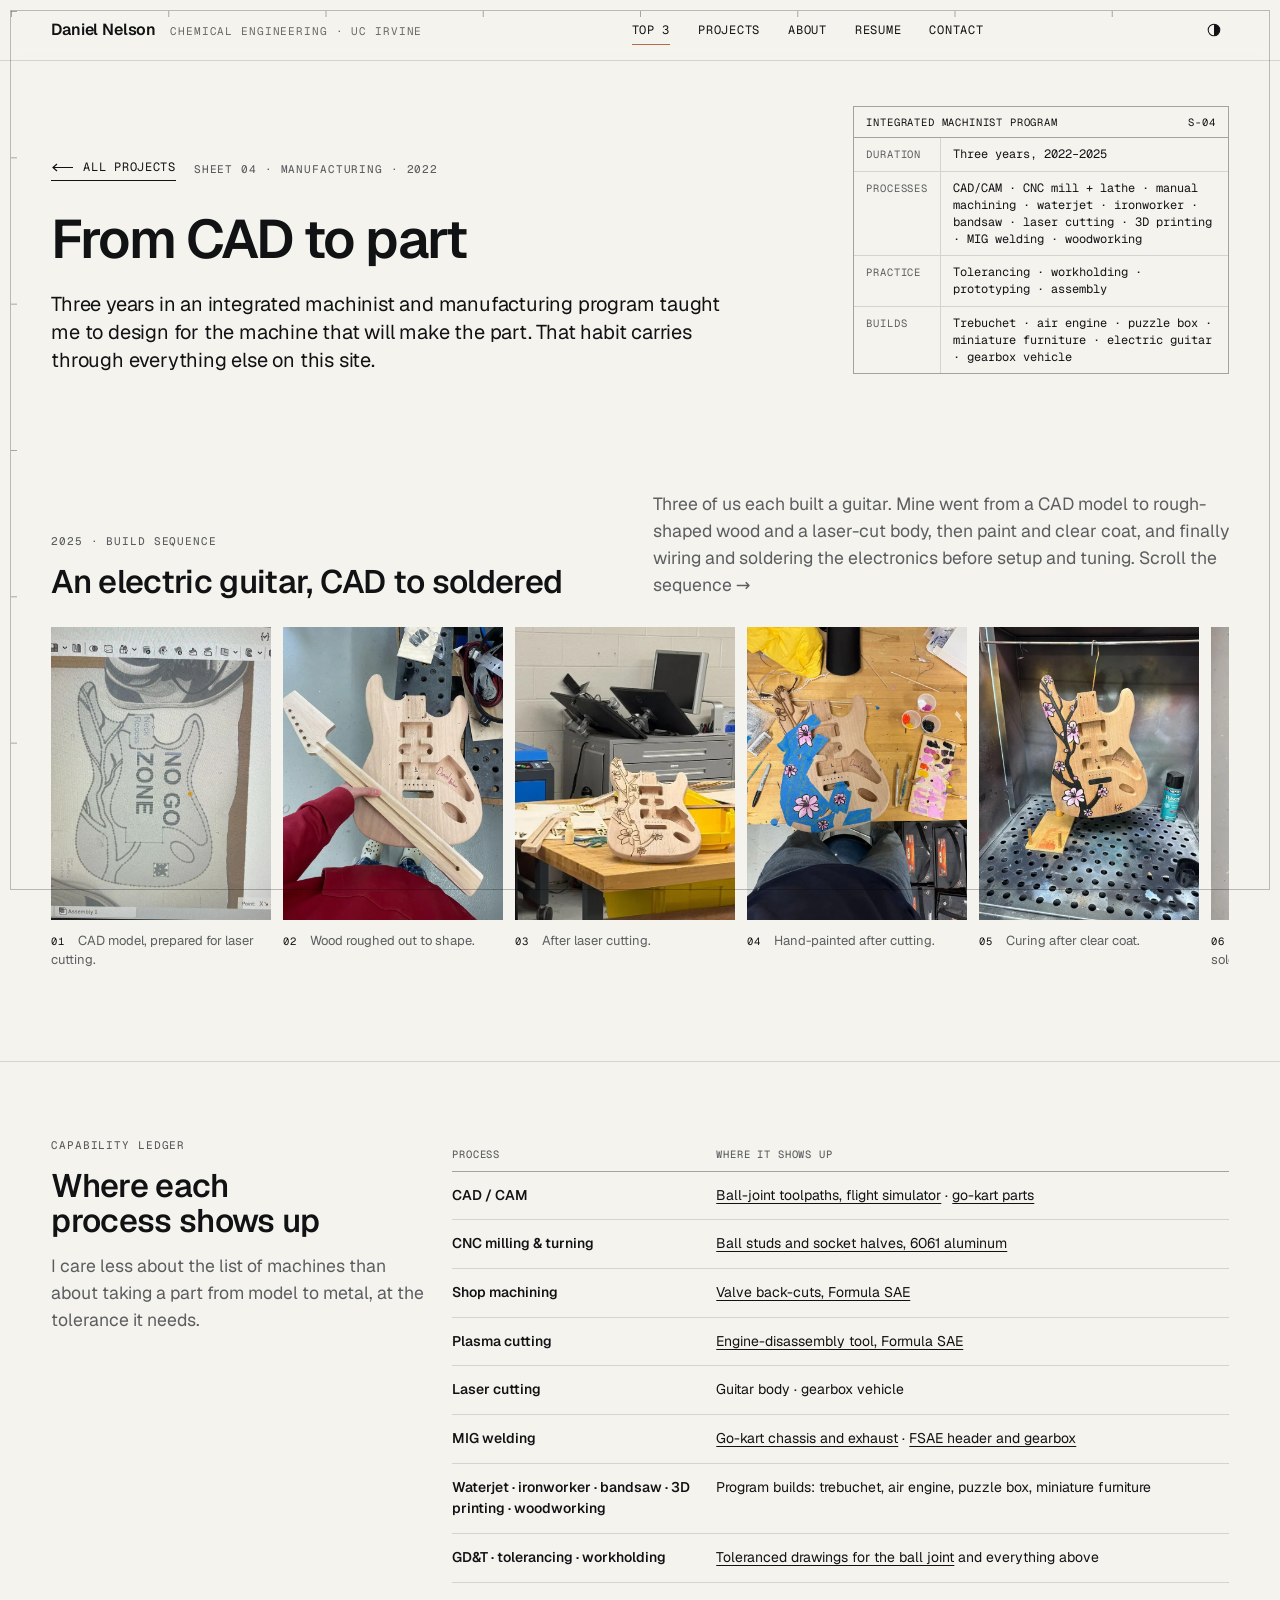
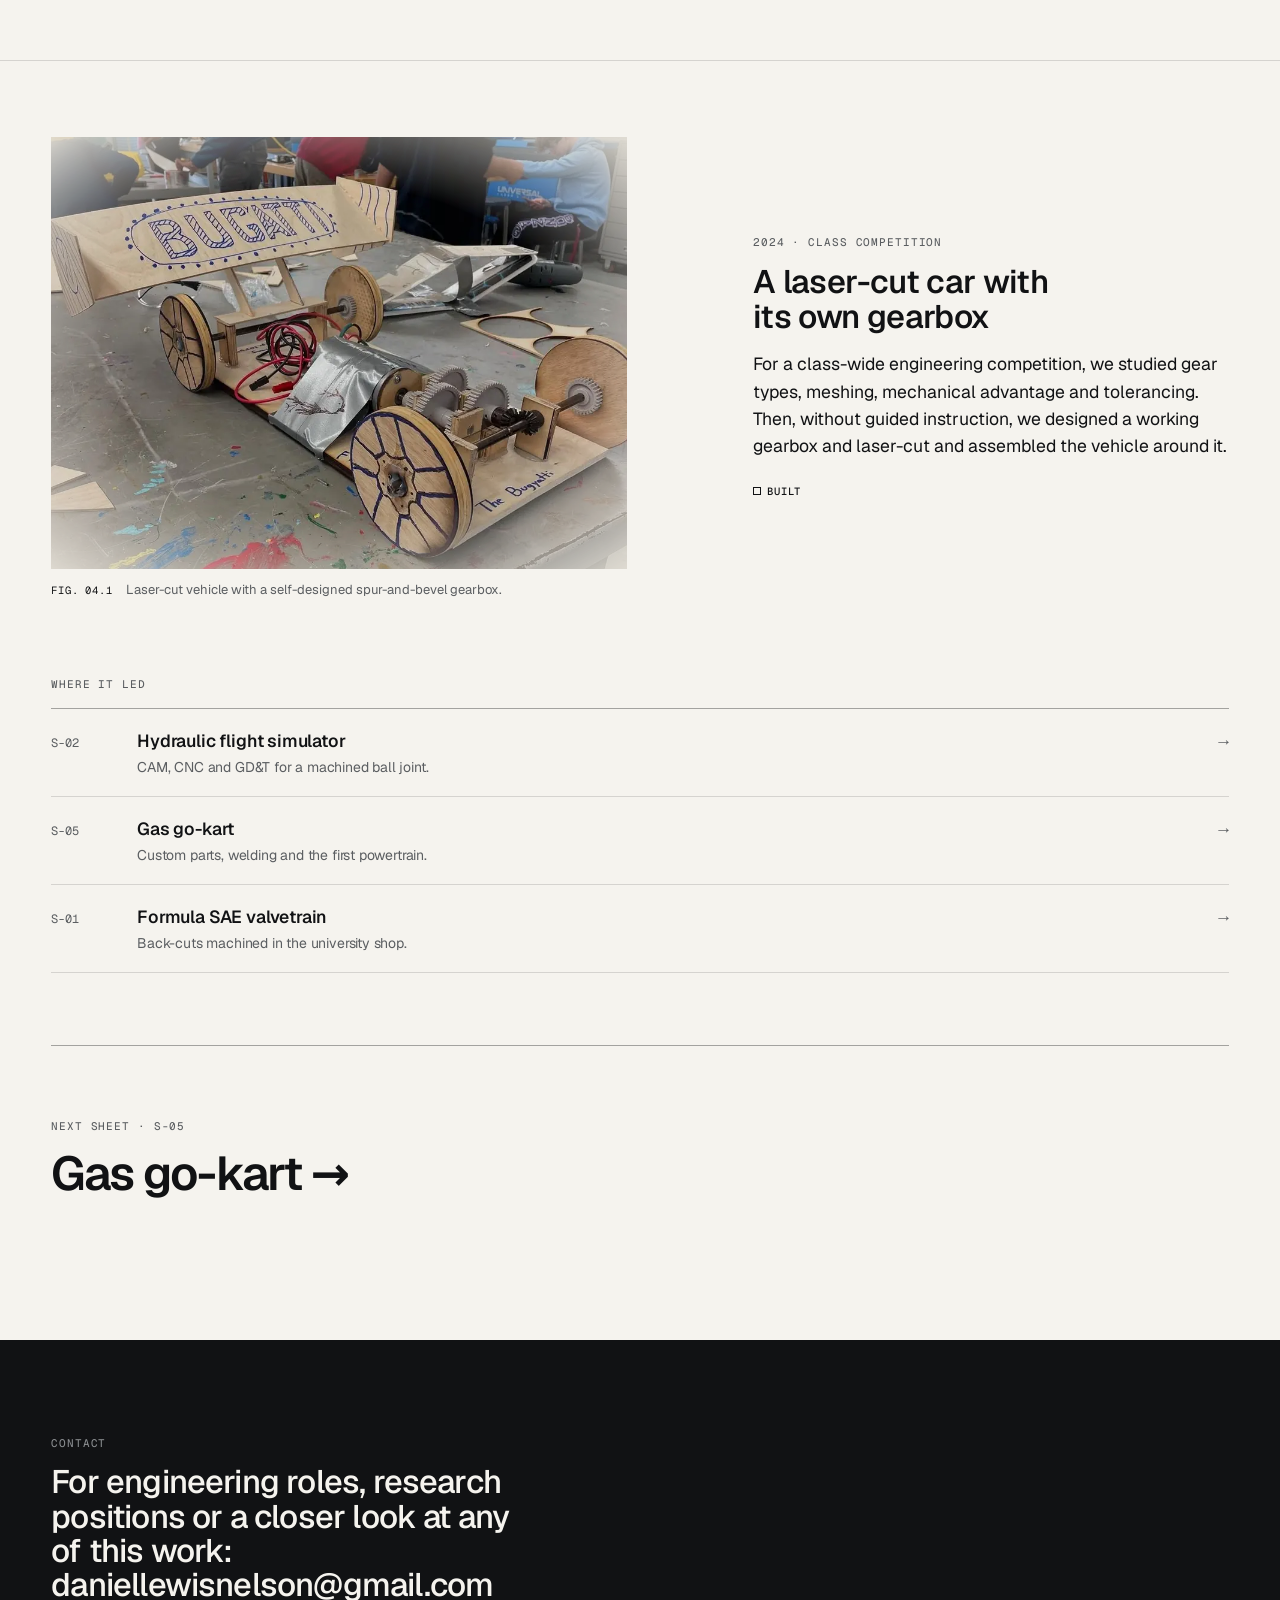
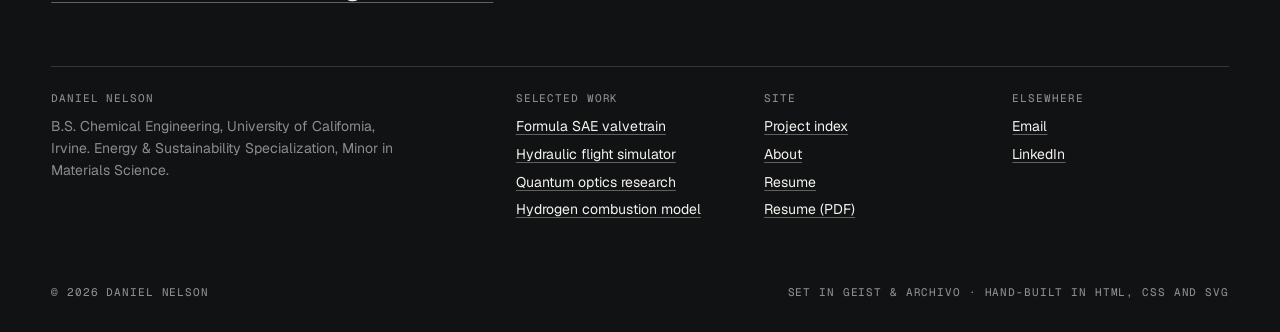
<file: work/manufacturing.html>
<!DOCTYPE html>
<html lang="en">
<head>
<meta charset="utf-8">
<meta name="viewport" content="width=device-width, initial-scale=1">
<title>Manufacturing &amp; fabrication — Daniel Nelson</title>
<meta name="description" content="Three years in an integrated machinist and manufacturing program: CAD/CAM, CNC milling and turning, welding, laser cutting and waterjet — and where those skills show up across the rest of the work.">
<meta name="author" content="Daniel Nelson">
<meta name="theme-color" content="#F5F3EE">
<link rel="canonical" href="https://dnl2030.github.io/EngineeringPortfolioDanielN/work/manufacturing.html">
<meta property="og:type" content="website">
<meta property="og:site_name" content="Daniel Nelson — Engineering Portfolio">
<meta property="og:title" content="Manufacturing &amp; fabrication — Daniel Nelson">
<meta property="og:description" content="Three years in an integrated machinist and manufacturing program: CAD/CAM, CNC milling and turning, welding, laser cutting and waterjet — and where those skills show up across the rest of the work.">
<meta property="og:url" content="https://dnl2030.github.io/EngineeringPortfolioDanielN/work/manufacturing.html">
<meta property="og:image" content="https://dnl2030.github.io/EngineeringPortfolioDanielN/assets/img/og/guitar--02-body-drying-after-clear-coat.jpg">
<meta name="twitter:card" content="summary_large_image">
<link rel="icon" href="../assets/favicon.svg" type="image/svg+xml">
<link rel="preload" href="../assets/fonts/geist.woff2" as="font" type="font/woff2" crossorigin>
<script>(function(){var t;try{t=localStorage.getItem("theme")}catch(e){}if(t!=="light"&&t!=="dark")t=window.matchMedia&&matchMedia("(prefers-color-scheme: dark)").matches?"dark":"light";document.documentElement.setAttribute("data-theme",t)})();</script>
<link rel="stylesheet" href="../assets/css/site.css">
</head>
<body>
<a class="skip-link" href="#main">Skip to content</a>
<div class="frame" aria-hidden="true"></div>
<header class="topbar">
  <div class="wrap topbar__inner">
    <a class="brand" href="../index.html"><span class="brand__name">Daniel Nelson</span><span class="brand__role">Chemical Engineering · UC Irvine</span></a>
    <button class="nav__toggle" type="button" aria-expanded="false" aria-controls="site-nav">Menu</button>
    <nav id="site-nav" class="nav" aria-label="Primary">
      <a href="../index.html#work" aria-current="page">Top 3</a>
      <a href="../index.html#index">Projects</a>
      <a href="../about.html">About</a>
      <a href="../resume.html">Resume</a>
      <a href="mailto:daniellewisnelson@gmail.com">Contact</a>
    </nav>
    <button class="theme-toggle" type="button" aria-label="Switch to dark theme" title="Light / dark">
      <svg viewBox="0 0 20 20" aria-hidden="true"><circle cx="10" cy="10" r="7.25" fill="none" stroke="currentColor" stroke-width="1.3"/><path d="M10 2.75a7.25 7.25 0 0 1 0 14.5z" fill="currentColor"/></svg>
    </button>
  </div>
</header>
<main id="main">

  <header class="wrap p-head">
    <div class="p-head__grid">
      <div class="p-head__main">
        <p class="p-head__crumb"><a class="arrow-link arrow-link--back" href="../index.html#index">All projects</a><span class="label">Sheet 04 · Manufacturing · 2022</span></p>
        <h1 id="title">From CAD to part</h1>
        <p class="lead p-head__dek">Three years in an integrated machinist and manufacturing program taught me to design for the machine that will make the part. That habit carries through everything else on this site.</p>
      </div>
      <div class="title-block p-head__tb"><div class="title-block__head"><span>Integrated machinist program</span><span>S-04</span></div><dl class="tb">
        <dt>Duration</dt><dd>Three years, 2022–2025</dd>
        <dt>Processes</dt><dd>CAD/CAM · CNC mill + lathe · manual machining · waterjet · ironworker · bandsaw · laser cutting · 3D printing · MIG welding · woodworking</dd>
        <dt>Practice</dt><dd>Tolerancing · workholding · prototyping · assembly</dd>
        <dt>Builds</dt><dd>Trebuchet · air engine · puzzle box · miniature furniture · electric guitar · gearbox vehicle</dd>
      </dl></div>
    </div>
  </header>

  <section class="wrap p-section" aria-labelledby="guitar">
    <div class="grid" style="align-items:end;margin-bottom:28px">
      <div class="c-1-6"><p class="label">2025 · Build sequence</p><h2 id="guitar" class="h2" style="margin-top:14px">An electric guitar, CAD to soldered</h2></div>
      <p class="c-7-12 muted">Three of us each built a guitar. Mine went from a CAD model to rough-shaped wood and a laser-cut body, then paint and clear coat, and finally wiring and soldering the electronics before setup and tuning. Scroll the sequence →</p>
    </div>
    <div class="sequence" tabindex="0" aria-label="Guitar build sequence, scrollable">
      <figure class="fig"><div class="fig__media"><img src="../assets/img/guitar/07-cad-model-for-laser-cutting.webp" srcset="../assets/img/guitar/07-cad-model-for-laser-cutting-sm.webp 911w, ../assets/img/guitar/07-cad-model-for-laser-cutting.webp 1519w" sizes="(min-width: 900px) 30vw, 72vw" width="1519" height="1600" alt="CAD model of the guitar body and neck prepared for laser cutting" loading="lazy" decoding="async"></div><figcaption><span class="fig__no">01</span> CAD model, prepared for laser cutting.</figcaption></figure>
      <figure class="fig"><div class="fig__media"><img src="../assets/img/guitar/06-rough-cut-body-and-neck.webp" srcset="../assets/img/guitar/06-rough-cut-body-and-neck-sm.webp 720w, ../assets/img/guitar/06-rough-cut-body-and-neck.webp 1500w" sizes="(min-width: 900px) 30vw, 72vw" width="1500" height="2000" alt="Wood roughed out into the shape of a guitar body and neck" loading="lazy" decoding="async"></div><figcaption><span class="fig__no">02</span> Wood roughed out to shape.</figcaption></figure>
      <figure class="fig"><div class="fig__media"><img src="../assets/img/guitar/05-body-after-laser-cutting.webp" srcset="../assets/img/guitar/05-body-after-laser-cutting-sm.webp 960w, ../assets/img/guitar/05-body-after-laser-cutting.webp 1223w" sizes="(min-width: 900px) 30vw, 72vw" width="1223" height="903" alt="Guitar body after laser cutting" loading="lazy" decoding="async"></div><figcaption><span class="fig__no">03</span> After laser cutting.</figcaption></figure>
      <figure class="fig"><div class="fig__media"><img src="../assets/img/guitar/04-painting-body.webp" srcset="../assets/img/guitar/04-painting-body-sm.webp 720w, ../assets/img/guitar/04-painting-body.webp 1500w" sizes="(min-width: 900px) 30vw, 72vw" width="1500" height="2000" alt="Painting the guitar body by hand" loading="lazy" decoding="async"></div><figcaption><span class="fig__no">04</span> Hand-painted after cutting.</figcaption></figure>
      <figure class="fig"><div class="fig__media"><img src="../assets/img/guitar/02-body-drying-after-clear-coat.webp" srcset="../assets/img/guitar/02-body-drying-after-clear-coat-sm.webp 720w, ../assets/img/guitar/02-body-drying-after-clear-coat.webp 1500w" sizes="(min-width: 900px) 30vw, 72vw" width="1500" height="2000" alt="Painted guitar body with cherry blossoms hanging to cure after clear coat" loading="lazy" decoding="async"></div><figcaption><span class="fig__no">05</span> Curing after clear coat.</figcaption></figure>
      <figure class="fig"><div class="fig__media"><img src="../assets/img/guitar/03-assembled-and-soldered.webp" srcset="../assets/img/guitar/03-assembled-and-soldered-sm.webp 720w, ../assets/img/guitar/03-assembled-and-soldered.webp 1500w" sizes="(min-width: 900px) 30vw, 72vw" width="1500" height="2000" alt="Guitar with pickups, controls and hardware installed and soldered" loading="lazy" decoding="async"></div><figcaption><span class="fig__no">06</span> Components installed and soldered.</figcaption></figure>
      <figure class="fig"><div class="fig__media"><img src="../assets/img/guitar/01-builders-with-finished-guitars.webp" srcset="../assets/img/guitar/01-builders-with-finished-guitars-sm.webp 960w, ../assets/img/guitar/01-builders-with-finished-guitars.webp 2000w" sizes="(min-width: 900px) 30vw, 72vw" width="2000" height="1125" alt="Three students holding their finished electric guitars with their instructor" loading="lazy" decoding="async" style="--fx:35%"></div><figcaption><span class="fig__no">07</span> Finished: soldered, tuned, sanded and finished. <span class="ev ev--built">Built</span></figcaption></figure>
    </div>
  </section>

  <section class="wrap p-section" aria-labelledby="ledger">
    <div class="grid">
      <div class="c-1-4">
        <p class="label">Capability ledger</p>
        <h2 id="ledger" class="h2" style="margin-top:14px">Where each process shows up</h2>
        <p class="muted" style="margin-top:14px">I care less about the list of machines than about taking a part from model to metal, at the tolerance it needs.</p>
      </div>
      <div class="c-5-12">
        <table class="ledger">
          <thead><tr><th scope="col">Process</th><th scope="col">Where it shows up</th></tr></thead>
          <tbody>
            <tr><td>CAD / CAM</td><td><a href="hydraulic-flight-simulator.html#ball-joint">Ball-joint toolpaths, flight simulator</a> · <a href="go-kart.html">go-kart parts</a></td></tr>
            <tr><td>CNC milling &amp; turning</td><td><a href="hydraulic-flight-simulator.html#ball-joint">Ball studs and socket halves, 6061 aluminum</a></td></tr>
            <tr><td>Shop machining</td><td><a href="fsae-valvetrain.html#manufacturing">Valve back-cuts, Formula SAE</a></td></tr>
            <tr><td>Plasma cutting</td><td><a href="fsae-valvetrain.html#manufacturing">Engine-disassembly tool, Formula SAE</a></td></tr>
            <tr><td>Laser cutting</td><td>Guitar body · gearbox vehicle</td></tr>
            <tr><td>MIG welding</td><td><a href="go-kart.html">Go-kart chassis and exhaust</a> · <a href="fsae-valvetrain.html#implementation">FSAE header and gearbox</a></td></tr>
            <tr><td>Waterjet · ironworker · bandsaw · 3D printing · woodworking</td><td>Program builds: trebuchet, air engine, puzzle box, miniature furniture</td></tr>
            <tr><td>GD&amp;T · tolerancing · workholding</td><td><a href="hydraulic-flight-simulator.html#ball-joint">Toleranced drawings for the ball joint</a> and everything above</td></tr>
          </tbody>
        </table>
      </div>
    </div>
  </section>

  <section class="wrap p-section" aria-labelledby="gearbox">
    <div class="detail-grid detail-grid--flip" style="align-items:center">
      <div class="detail-grid__text">
        <p class="label">2024 · Class competition</p>
        <h2 id="gearbox" class="h2" style="margin-top:14px">A laser-cut car with its own gearbox</h2>
        <p style="margin-top:16px">For a class-wide engineering competition, we studied gear types, meshing, mechanical advantage and tolerancing. Then, without guided instruction, we designed a working gearbox and laser-cut and assembled the vehicle around it.</p>
        <p style="margin-top:16px"><span class="ev ev--built">Built</span></p>
      </div>
      <figure class="fig detail-grid__media">
        <div class="fig__media frame-4x3"><img src="../assets/img/gearbox-vehicle/01-laser-cut-gearbox-car.webp" srcset="../assets/img/gearbox-vehicle/01-laser-cut-gearbox-car-sm.webp 960w, ../assets/img/gearbox-vehicle/01-laser-cut-gearbox-car.webp 1206w" sizes="(min-width: 1000px) 50vw, 100vw" width="1206" height="1021" alt="Laser-cut plywood vehicle with spur and bevel gears visible on its chassis" loading="lazy" decoding="async" class="fade-edges" style="--fy:55%" data-zoom="../assets/img/gearbox-vehicle/01-laser-cut-gearbox-car.webp"></div>
        <figcaption><span class="fig__no">Fig. 04.1</span> Laser-cut vehicle with a self-designed spur-and-bevel gearbox.</figcaption>
      </figure>
    </div>
  </section>

  <section class="wrap" style="padding-bottom:var(--section)" aria-labelledby="related">
    <p class="label" id="related" style="margin-bottom:16px">Where it led</p>
    <div class="xrefs">
      <a class="xref" href="hydraulic-flight-simulator.html"><span class="xref__no">S-02</span><span class="xref__title">Hydraulic flight simulator<span class="xref__why">CAM, CNC and GD&amp;T for a machined ball joint.</span></span></a>
      <a class="xref" href="go-kart.html"><span class="xref__no">S-05</span><span class="xref__title">Gas go-kart<span class="xref__why">Custom parts, welding and the first powertrain.</span></span></a>
      <a class="xref" href="fsae-valvetrain.html"><span class="xref__no">S-01</span><span class="xref__title">Formula SAE valvetrain<span class="xref__why">Back-cuts machined in the university shop.</span></span></a>
    </div>
    <a class="next-project" href="go-kart.html" style="margin-top:72px"><span class="label">Next sheet · S-05</span><span class="next-project__title" style="display:block;margin-top:12px">Gas go-kart →</span></a>
  </section>
</main>
<footer class="footer" id="contact">
  <div class="wrap">
    <p class="label" style="color:var(--graphite-lt)">Contact</p>
    <p class="footer__big" style="margin-top:14px">For engineering roles, research positions or a closer look at any of this work: <a href="mailto:daniellewisnelson@gmail.com">daniellewisnelson@gmail.com</a></p>
    <div class="footer__grid">
      <div>
        <span class="label">Daniel Nelson</span>
        <p class="muted" style="font-size:14px;max-width:40ch;color:var(--graphite-lt)">B.S. Chemical Engineering, University of California, Irvine. Energy &amp; Sustainability Specialization, Minor in Materials Science.</p>
      </div>
      <div>
        <span class="label">Selected work</span>
        <ul>
          <li><a href="../work/fsae-valvetrain.html">Formula SAE valvetrain</a></li>
          <li><a href="../work/hydraulic-flight-simulator.html">Hydraulic flight simulator</a></li>
          <li><a href="../work/quantum-optics-research.html">Quantum optics research</a></li>
          <li><a href="../work/hydrogen-combustion.html">Hydrogen combustion model</a></li>
        </ul>
      </div>
      <div>
        <span class="label">Site</span>
        <ul>
          <li><a href="../index.html#index">Project index</a></li>
          <li><a href="../about.html">About</a></li>
          <li><a href="../resume.html">Resume</a></li>
          <li><a href="../assets/Resume_DanielNelson.pdf" download="Resume_DanielNelson.pdf">Resume (PDF)</a></li>
        </ul>
      </div>
      <div>
        <span class="label">Elsewhere</span>
        <ul>
          <li><a href="mailto:daniellewisnelson@gmail.com">Email</a></li>
          <li><a href="https://www.linkedin.com/in/daniellewisnelson" rel="noopener">LinkedIn</a></li>
        </ul>
      </div>
    </div>
    <div class="footer__base label"><span>© 2026 Daniel Nelson</span><span>Set in Geist &amp; Archivo · Hand-built in HTML, CSS and SVG</span></div>
  </div>
</footer>
<script src="../assets/js/site.js" defer></script>
</body>
</html>
</file>
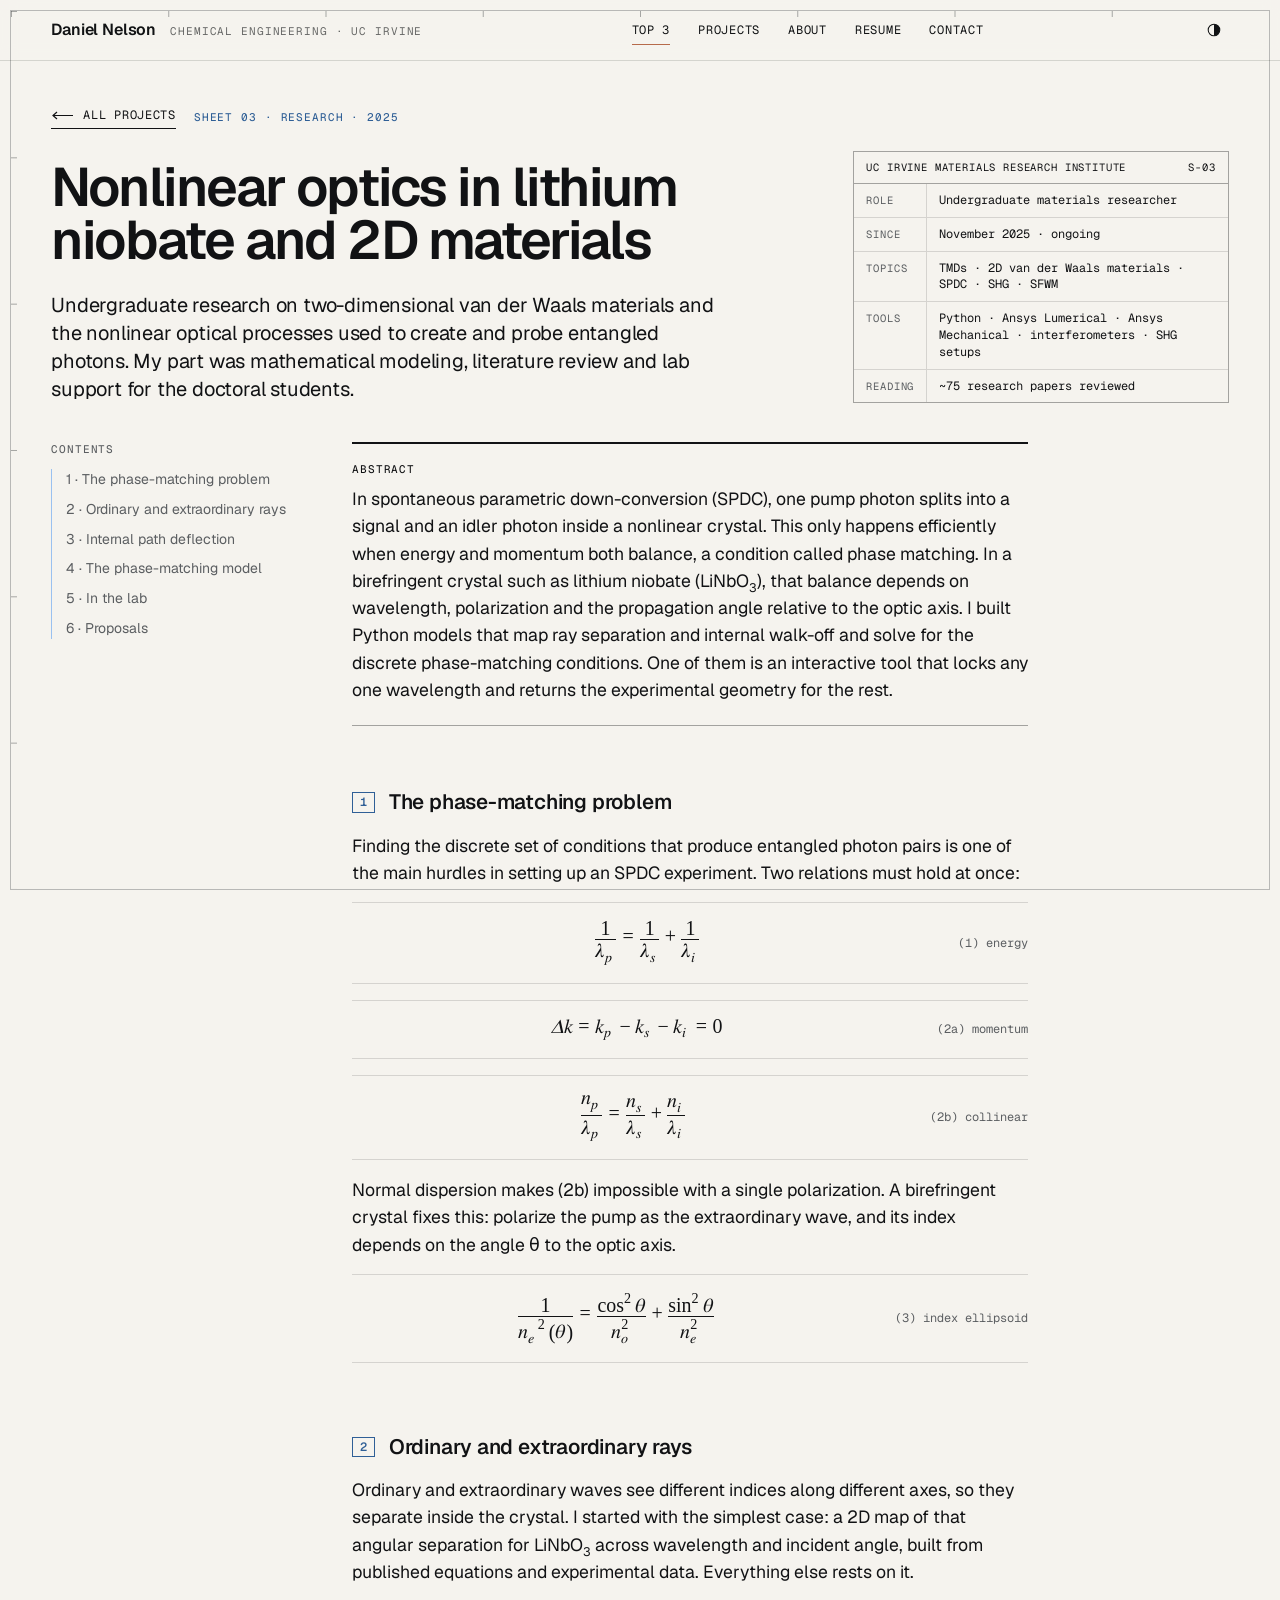
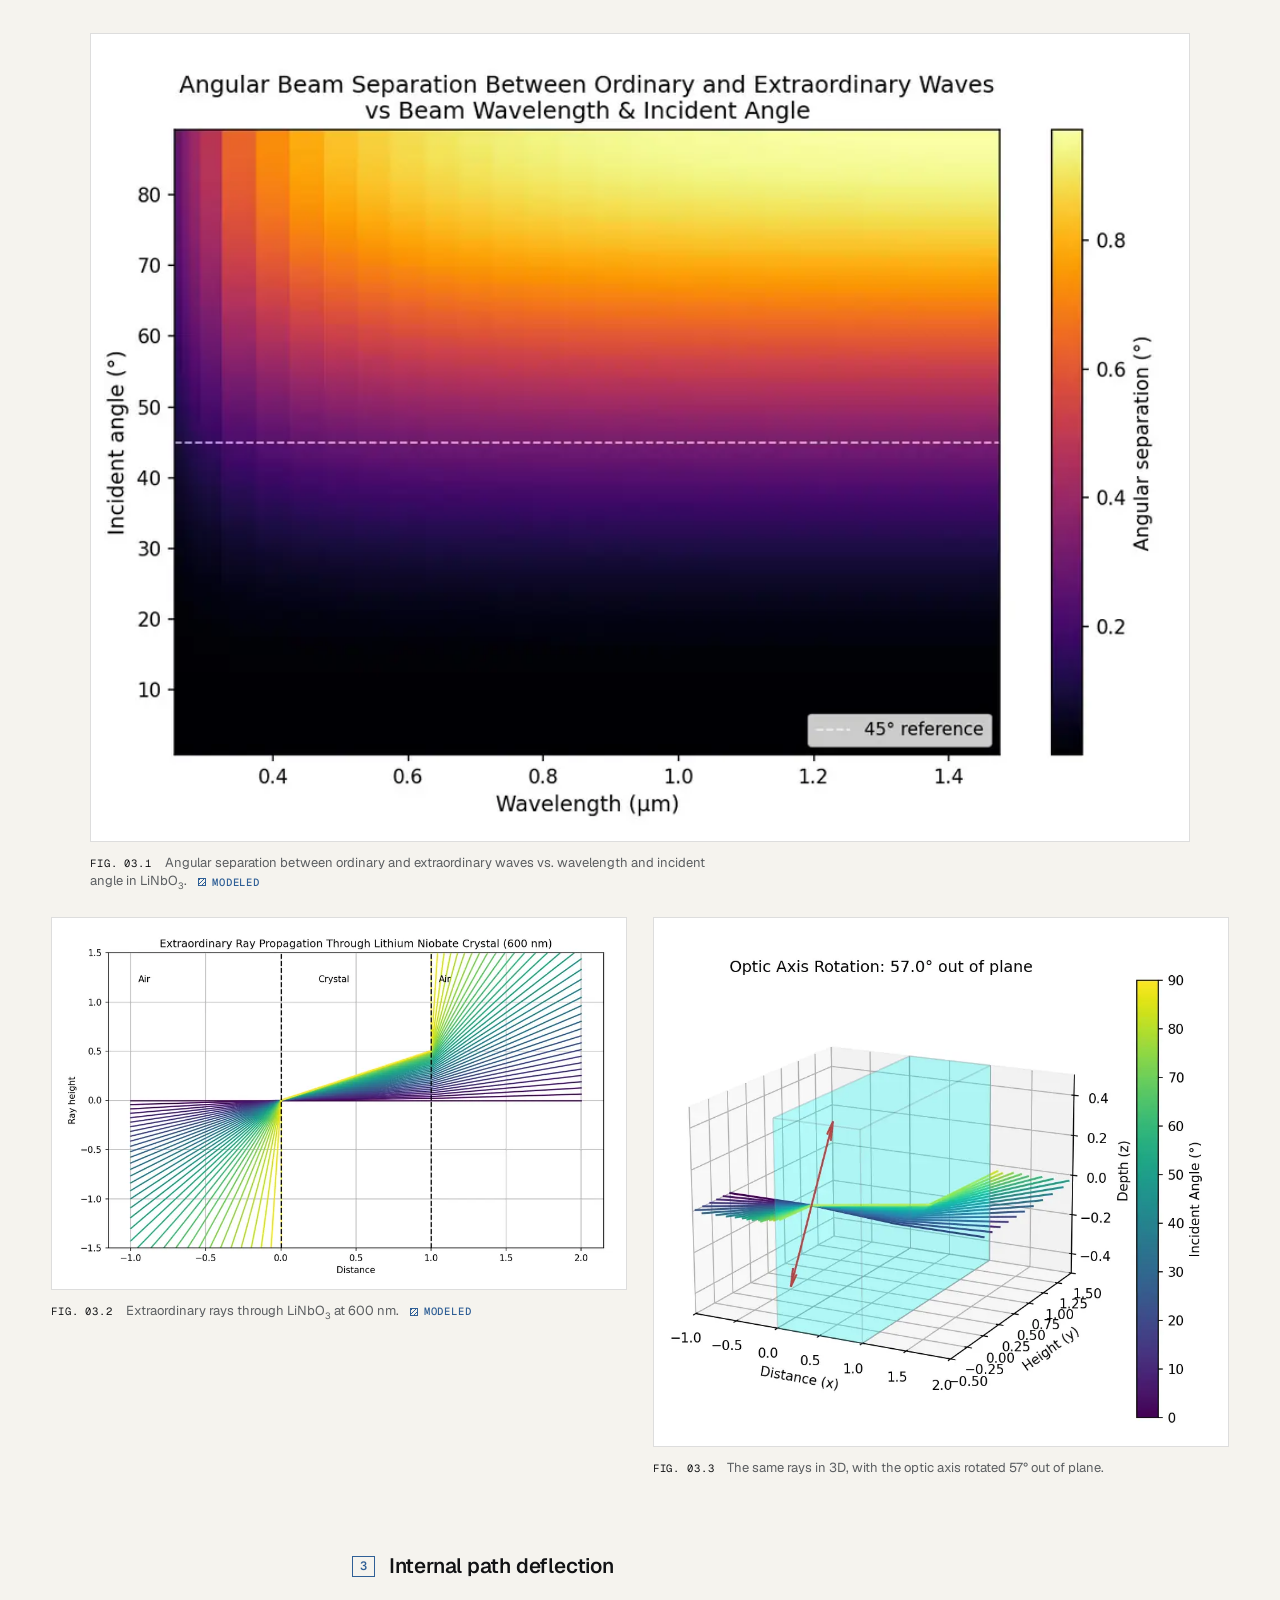
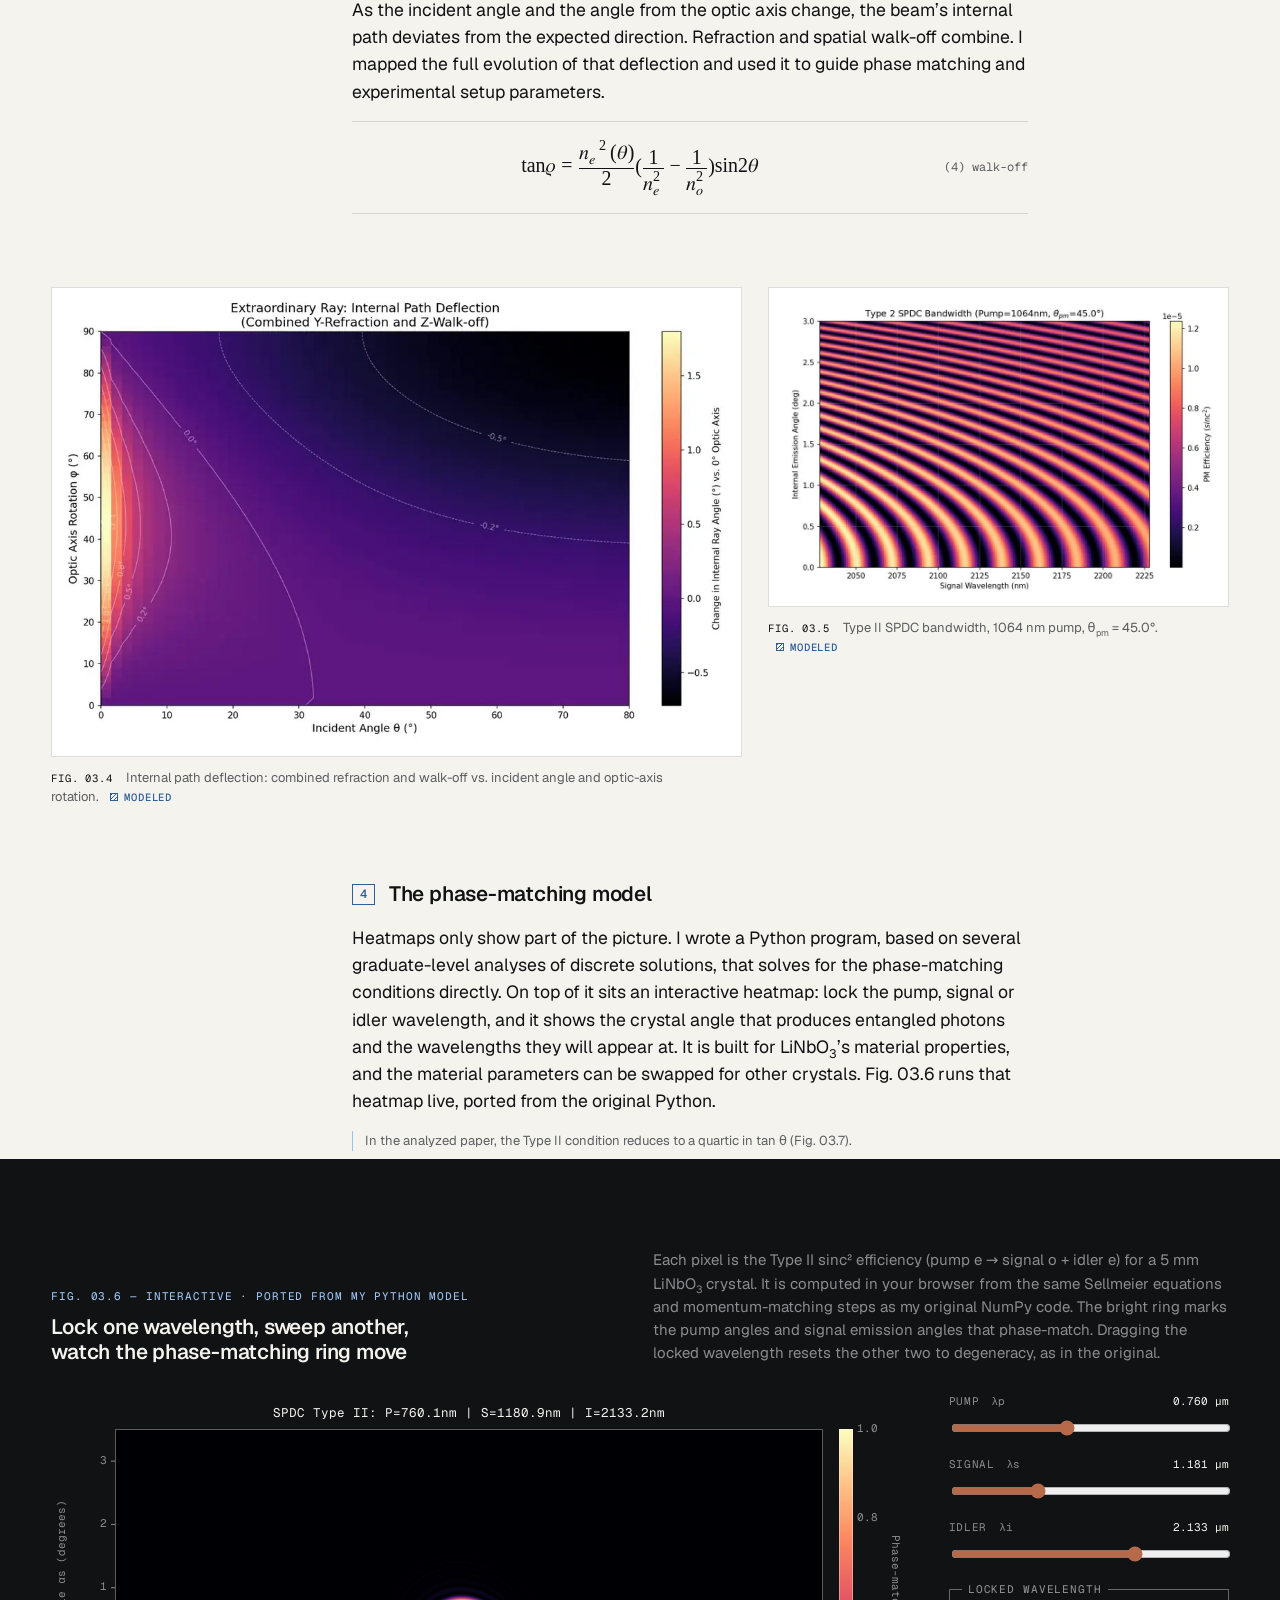
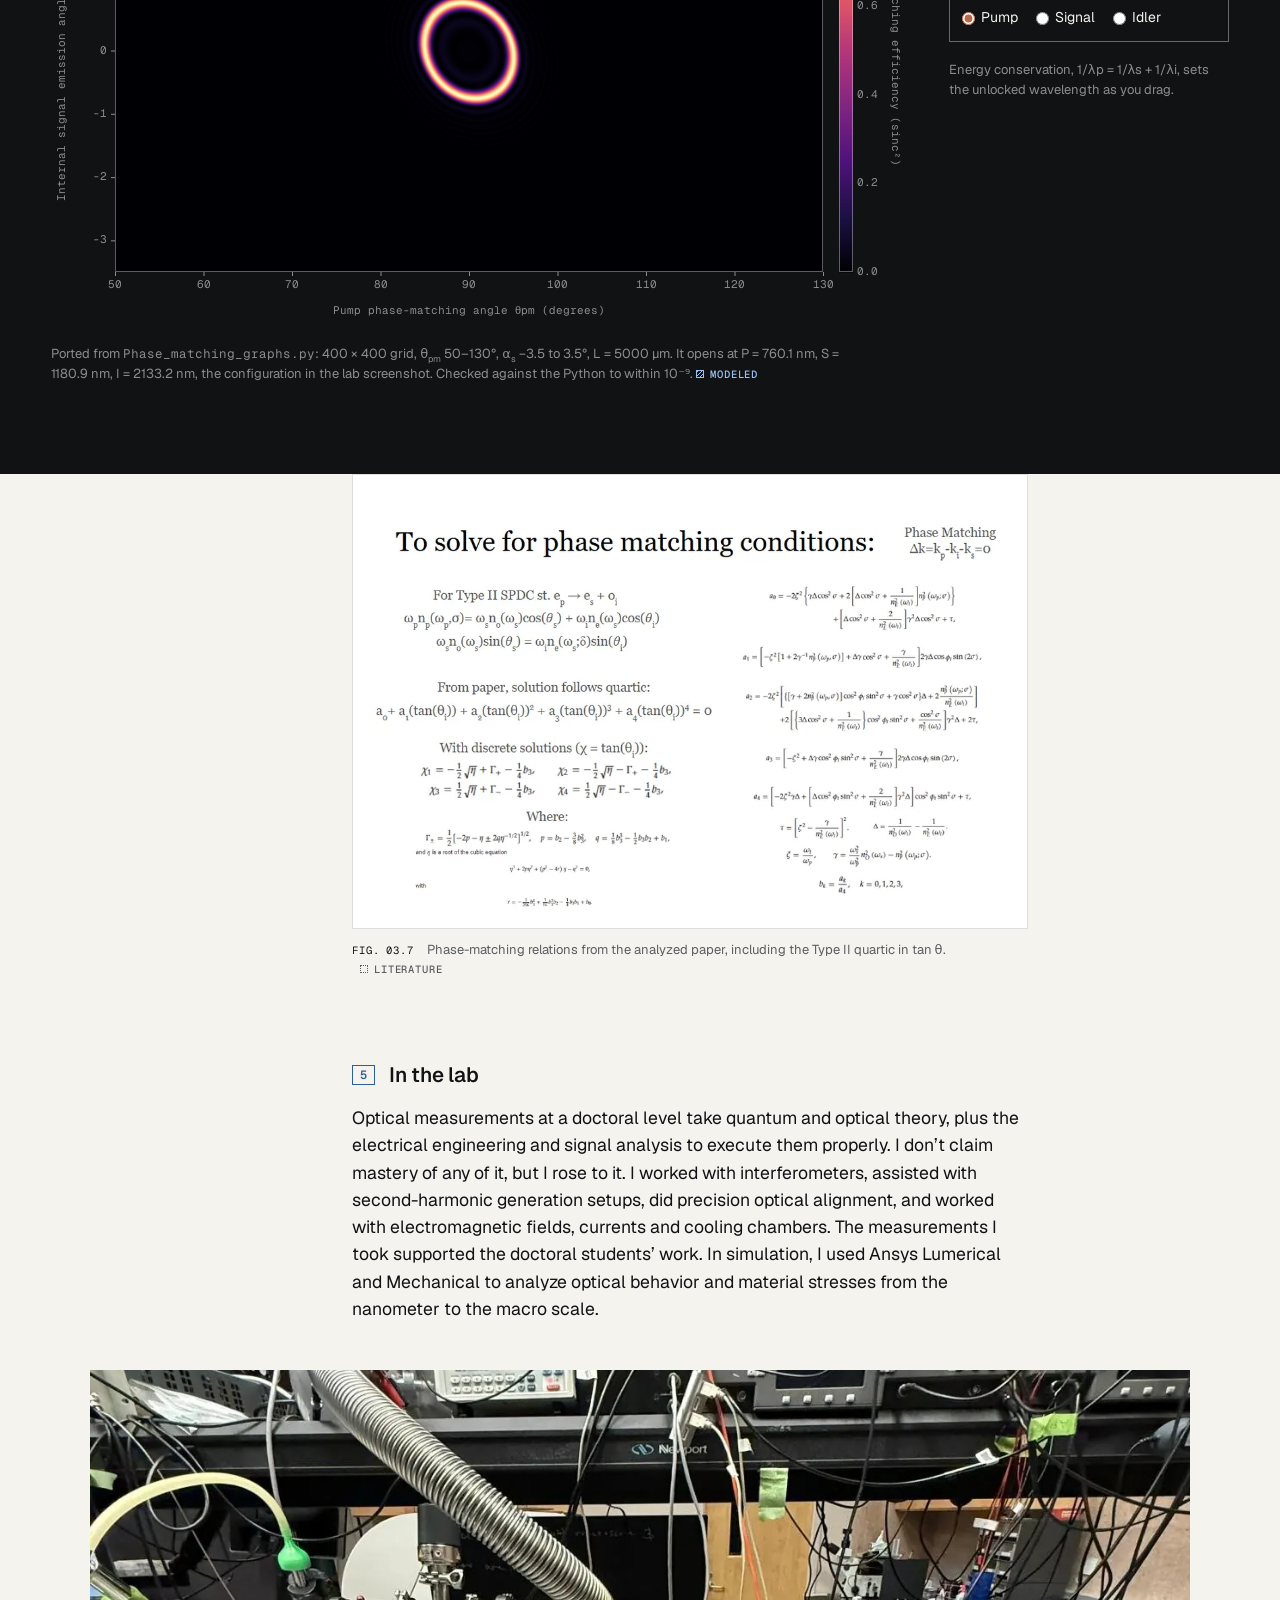
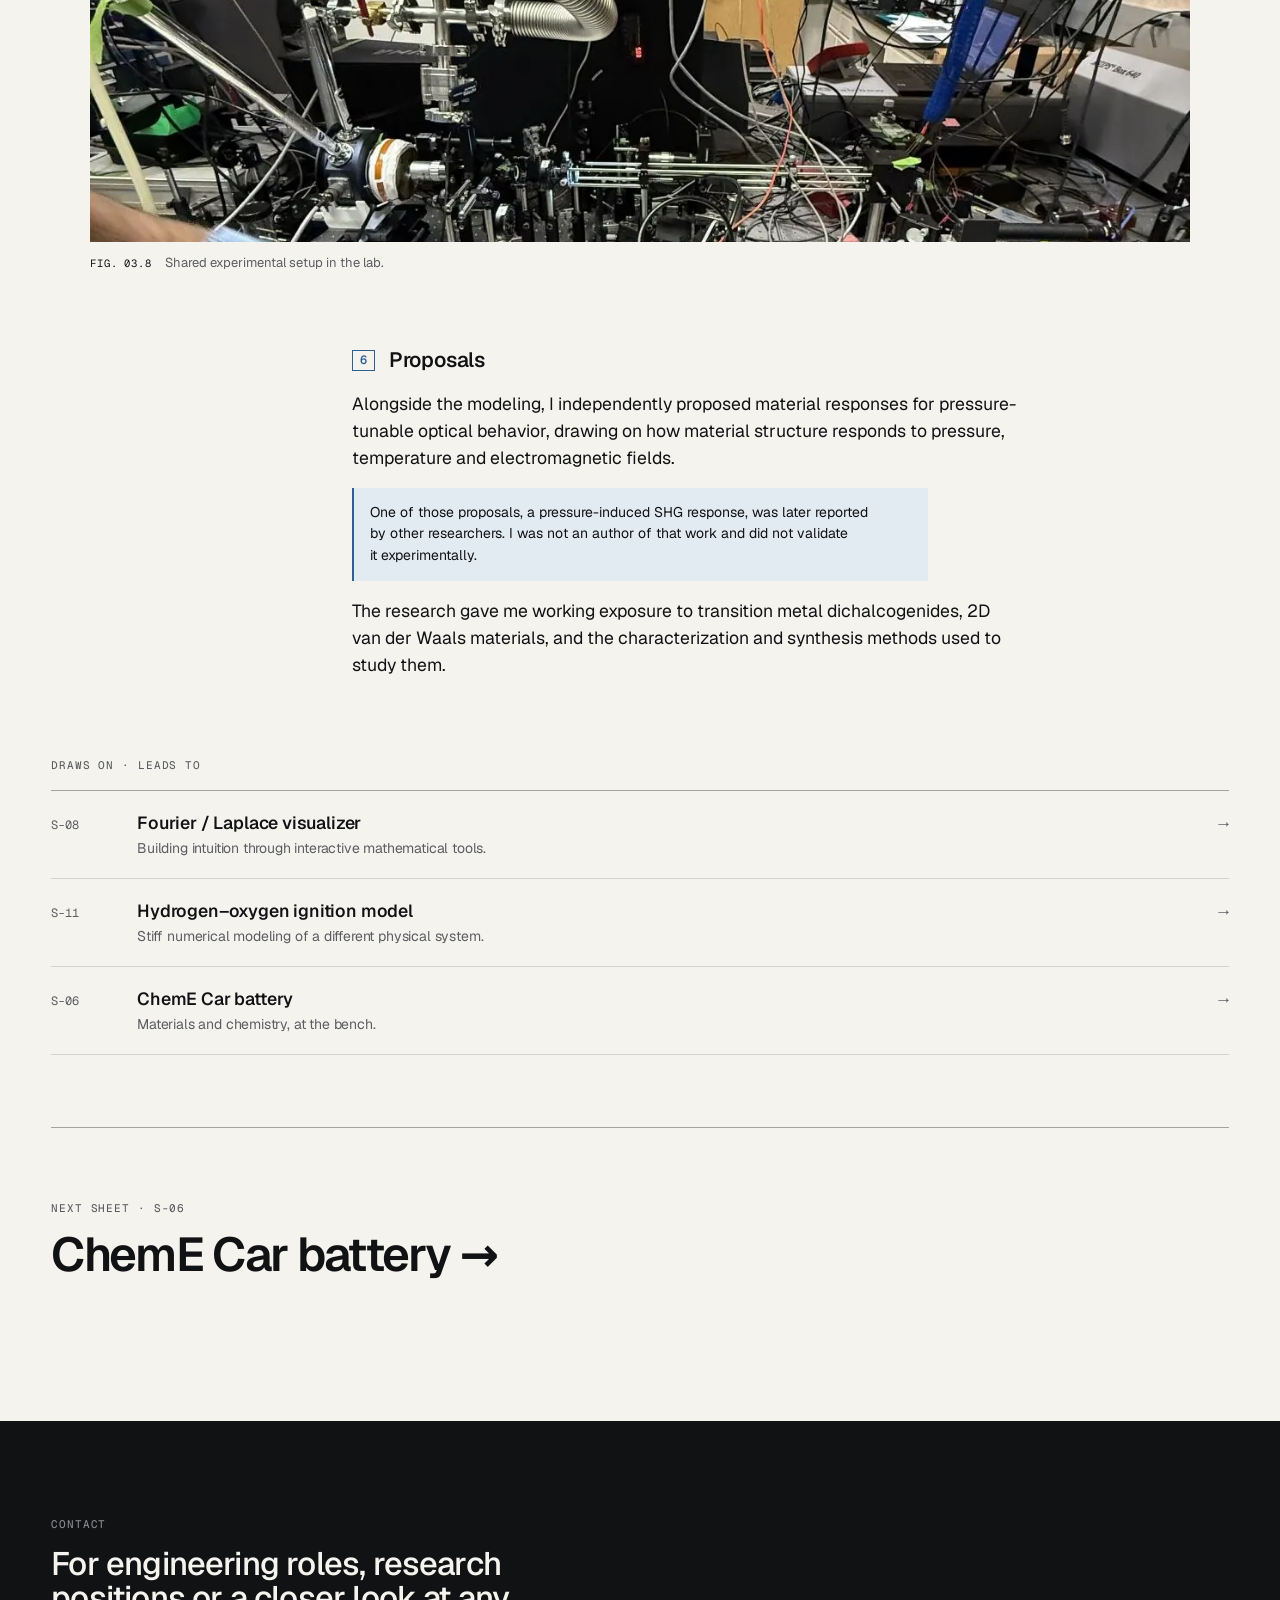
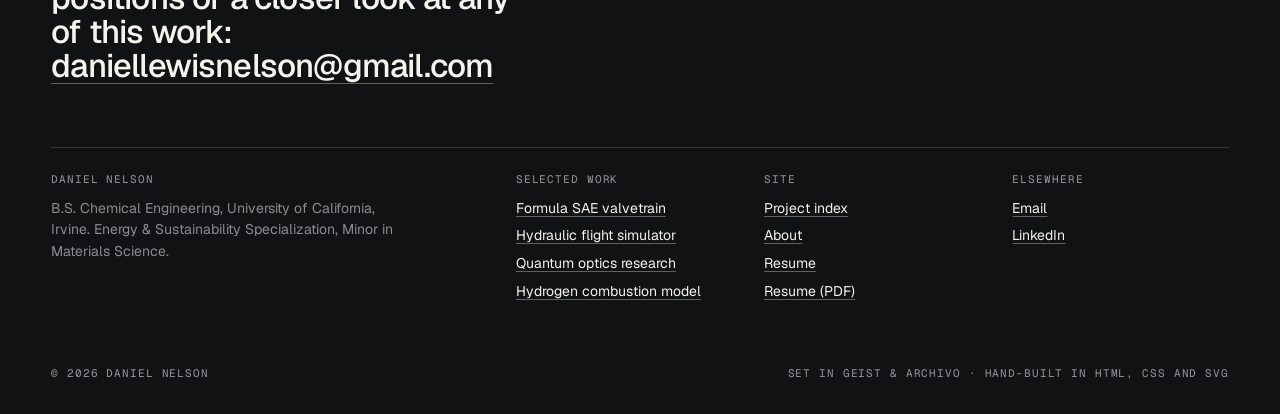
<file: work/quantum-optics-research.html>
<!DOCTYPE html>
<html lang="en">
<head>
<meta charset="utf-8">
<meta name="viewport" content="width=device-width, initial-scale=1">
<title>Nonlinear optics in lithium niobate and 2D materials — Daniel Nelson</title>
<meta name="description" content="Undergraduate research at the UC Irvine Materials Research Institute: SPDC phase-matching models for lithium niobate, walk-off and internal path deflection maps, and lab work on SHG and interferometry.">
<meta name="author" content="Daniel Nelson">
<meta name="theme-color" content="#F5F3EE">
<link rel="canonical" href="https://dnl2030.github.io/EngineeringPortfolioDanielN/work/quantum-optics-research.html">
<meta property="og:type" content="website">
<meta property="og:site_name" content="Daniel Nelson — Engineering Portfolio">
<meta property="og:title" content="Nonlinear optics in lithium niobate and 2D materials — Daniel Nelson">
<meta property="og:description" content="Undergraduate research at the UC Irvine Materials Research Institute: SPDC phase-matching models for lithium niobate, walk-off and internal path deflection maps, and lab work on SHG and interferometry.">
<meta property="og:url" content="https://dnl2030.github.io/EngineeringPortfolioDanielN/work/quantum-optics-research.html">
<meta property="og:image" content="https://dnl2030.github.io/EngineeringPortfolioDanielN/assets/img/og/quantum-optics-research--03-spdc-phase-matching-interactive-heatmap.jpg">
<meta name="twitter:card" content="summary_large_image">
<link rel="icon" href="../assets/favicon.svg" type="image/svg+xml">
<link rel="preload" href="../assets/fonts/geist.woff2" as="font" type="font/woff2" crossorigin>
<script>(function(){var t;try{t=localStorage.getItem("theme")}catch(e){}if(t!=="light"&&t!=="dark")t=window.matchMedia&&matchMedia("(prefers-color-scheme: dark)").matches?"dark":"light";document.documentElement.setAttribute("data-theme",t)})();</script>
<link rel="stylesheet" href="../assets/css/site.css">
</head>
<body>
<a class="skip-link" href="#main">Skip to content</a>
<div class="frame" aria-hidden="true"></div>
<header class="topbar">
  <div class="wrap topbar__inner">
    <a class="brand" href="../index.html"><span class="brand__name">Daniel Nelson</span><span class="brand__role">Chemical Engineering · UC Irvine</span></a>
    <button class="nav__toggle" type="button" aria-expanded="false" aria-controls="site-nav">Menu</button>
    <nav id="site-nav" class="nav" aria-label="Primary">
      <a href="../index.html#work" aria-current="page">Top 3</a>
      <a href="../index.html#index">Projects</a>
      <a href="../about.html">About</a>
      <a href="../resume.html">Resume</a>
      <a href="mailto:daniellewisnelson@gmail.com">Contact</a>
    </nav>
    <button class="theme-toggle" type="button" aria-label="Switch to dark theme" title="Light / dark">
      <svg viewBox="0 0 20 20" aria-hidden="true"><circle cx="10" cy="10" r="7.25" fill="none" stroke="currentColor" stroke-width="1.3"/><path d="M10 2.75a7.25 7.25 0 0 1 0 14.5z" fill="currentColor"/></svg>
    </button>
  </div>
</header>
<main id="main" class="report">

  <header class="wrap p-head">
    <div class="p-head__grid">
      <div class="p-head__main">
        <p class="p-head__crumb"><a class="arrow-link arrow-link--back" href="../index.html#index">All projects</a><span class="label" style="color:var(--blue-ink)">Sheet 03 · Research · 2025</span></p>
        <h1 id="title">Nonlinear optics in lithium niobate and 2D materials</h1>
        <p class="lead p-head__dek">Undergraduate research on two-dimensional van der Waals materials and the nonlinear optical processes used to create and probe entangled photons. My part was mathematical modeling, literature review and lab support for the doctoral students.</p>
      </div>
      <div class="title-block p-head__tb"><div class="title-block__head"><span>UC Irvine Materials Research Institute</span><span>S-03</span></div><dl class="tb">
        <dt>Role</dt><dd>Undergraduate materials researcher</dd>
        <dt>Since</dt><dd>November 2025 · ongoing</dd>
        <dt>Topics</dt><dd>TMDs · 2D van der Waals materials · SPDC · SHG · SFWM</dd>
        <dt>Tools</dt><dd>Python · Ansys Lumerical · Ansys Mechanical · interferometers · SHG setups</dd>
        <dt>Reading</dt><dd>~75 research papers reviewed</dd>
      </dl></div>
    </div>
  </header>

  <div class="wrap report-body">
    <aside class="report-aside" aria-label="Contents">
      <p class="label" style="margin-bottom:12px">Contents</p>
      <ol class="toc">
        <li><a href="#s1">1 · The phase-matching problem</a></li>
        <li><a href="#s2">2 · Ordinary and extraordinary rays</a></li>
        <li><a href="#s3">3 · Internal path deflection</a></li>
        <li><a href="#s4">4 · The phase-matching model</a></li>
        <li><a href="#s5">5 · In the lab</a></li>
        <li><a href="#s6">6 · Proposals</a></li>
      </ol>
    </aside>

    <article class="report-main">
      <div class="abstract">
        <span class="label">Abstract</span>
        <p>In spontaneous parametric down-conversion (SPDC), one pump photon splits into a signal and an idler photon inside a nonlinear crystal. This only happens efficiently when energy and momentum both balance, a condition called phase matching. In a birefringent crystal such as lithium niobate (LiNbO<sub>3</sub>), that balance depends on wavelength, polarization and the propagation angle relative to the optic axis. I built Python models that map ray separation and internal walk-off and solve for the discrete phase-matching conditions. One of them is an interactive tool that locks any one wavelength and returns the experimental geometry for the rest.</p>
      </div>

      <section id="s1" class="report-sec" aria-labelledby="h1">
        <h2 id="h1" class="h3"><span class="sec-no">1</span>The phase-matching problem</h2>
        <p>Finding the discrete set of conditions that produce entangled photon pairs is one of the main hurdles in setting up an SPDC experiment. Two relations must hold at once:</p>
        <div class="eq" role="group" aria-label="Equation 1, energy conservation">
          <math display="block"><mfrac><mn>1</mn><msub><mi>λ</mi><mi>p</mi></msub></mfrac><mo>=</mo><mfrac><mn>1</mn><msub><mi>λ</mi><mi>s</mi></msub></mfrac><mo>+</mo><mfrac><mn>1</mn><msub><mi>λ</mi><mi>i</mi></msub></mfrac></math>
          <span class="eq__no">(1) energy</span>
        </div>
        <div class="eq" role="group" aria-label="Equation 2a, momentum conservation">
          <math display="block"><mi>Δ</mi><mi>k</mi><mo>=</mo><msub><mi>k</mi><mi>p</mi></msub><mo>−</mo><msub><mi>k</mi><mi>s</mi></msub><mo>−</mo><msub><mi>k</mi><mi>i</mi></msub><mo>=</mo><mn>0</mn></math>
          <span class="eq__no">(2a) momentum</span>
        </div>
        <div class="eq" role="group" aria-label="Equation 2b, collinear phase matching">
          <math display="block"><mfrac><msub><mi>n</mi><mi>p</mi></msub><msub><mi>λ</mi><mi>p</mi></msub></mfrac><mo>=</mo><mfrac><msub><mi>n</mi><mi>s</mi></msub><msub><mi>λ</mi><mi>s</mi></msub></mfrac><mo>+</mo><mfrac><msub><mi>n</mi><mi>i</mi></msub><msub><mi>λ</mi><mi>i</mi></msub></mfrac></math>
          <span class="eq__no">(2b) collinear</span>
        </div>
        <p>Normal dispersion makes (2b) impossible with a single polarization. A birefringent crystal fixes this: polarize the pump as the extraordinary wave, and its index depends on the angle θ to the optic axis.</p>
        <div class="eq" role="group" aria-label="Equation 3, extraordinary index at angle theta">
          <math display="block"><mfrac><mn>1</mn><mrow><msup><msub><mi>n</mi><mi>e</mi></msub><mn>2</mn></msup><mo>(</mo><mi>θ</mi><mo>)</mo></mrow></mfrac><mo>=</mo><mfrac><mrow><msup><mi>cos</mi><mn>2</mn></msup><mi>θ</mi></mrow><msubsup><mi>n</mi><mi>o</mi><mn>2</mn></msubsup></mfrac><mo>+</mo><mfrac><mrow><msup><mi>sin</mi><mn>2</mn></msup><mi>θ</mi></mrow><msubsup><mi>n</mi><mi>e</mi><mn>2</mn></msubsup></mfrac></math>
          <span class="eq__no">(3) index ellipsoid</span>
        </div>
      </section>

      <section id="s2" class="report-sec" aria-labelledby="h2">
        <h2 id="h2" class="h3"><span class="sec-no">2</span>Ordinary and extraordinary rays</h2>
        <p>Ordinary and extraordinary waves see different indices along different axes, so they separate inside the crystal. I started with the simplest case: a 2D map of that angular separation for LiNbO<sub>3</sub> across wavelength and incident angle, built from published equations and experimental data. Everything else rests on it.</p>
      </section>
    </article>
  </div>

  <div class="wrap report-plates">
    <figure class="fig fig--contain plate-wide">
      <div class="sheet-img"><img src="../assets/img/quantum-optics-research/01-beam-separation-heatmap.webp" srcset="../assets/img/quantum-optics-research/01-beam-separation-heatmap-sm.webp 960w, ../assets/img/quantum-optics-research/01-beam-separation-heatmap.webp 1155w" sizes="(min-width: 1000px) 60vw, 100vw" width="1155" height="841" alt="Heatmap of angular beam separation between ordinary and extraordinary waves versus wavelength from 0.4 to 1.4 micrometres and incident angle up to 90 degrees" loading="lazy" decoding="async" data-zoom="../assets/img/quantum-optics-research/01-beam-separation-heatmap.webp"></div>
      <figcaption><span class="fig__no">Fig. 03.1</span> Angular separation between ordinary and extraordinary waves vs. wavelength and incident angle in LiNbO<sub>3</sub>. <span class="ev ev--modeled">Modeled</span></figcaption>
    </figure>
    <div class="plate-pair">
      <figure class="fig fig--contain"><div class="sheet-img"><img src="../assets/img/quantum-optics-research/06-extraordinary-ray-propagation-linbo3.webp" srcset="../assets/img/quantum-optics-research/06-extraordinary-ray-propagation-linbo3-sm.webp 960w, ../assets/img/quantum-optics-research/06-extraordinary-ray-propagation-linbo3.webp 1286w" sizes="(min-width: 1000px) 40vw, 100vw" width="1286" height="810" alt="Ray diagram of extraordinary rays refracting from air into a lithium niobate crystal and out again at 600 nm" loading="lazy" decoding="async" data-zoom="../assets/img/quantum-optics-research/06-extraordinary-ray-propagation-linbo3.webp"></div><figcaption><span class="fig__no">Fig. 03.2</span> Extraordinary rays through LiNbO<sub>3</sub> at 600&nbsp;nm. <span class="ev ev--modeled">Modeled</span></figcaption></figure>
      <figure class="fig fig--contain"><div class="sheet-img"><img src="../assets/img/quantum-optics-research/07-extraordinary-ray-3d-optic-axis.webp" width="869" height="797" alt="3D plot of extraordinary ray paths through the crystal with the optic axis rotated 57 degrees out of plane" loading="lazy" decoding="async" data-zoom="../assets/img/quantum-optics-research/07-extraordinary-ray-3d-optic-axis.webp"></div><figcaption><span class="fig__no">Fig. 03.3</span> The same rays in 3D, with the optic axis rotated 57° out of plane.</figcaption></figure>
    </div>
  </div>

  <div class="wrap report-body">
    <div class="report-aside" aria-hidden="true"></div>
    <article class="report-main">
      <section id="s3" class="report-sec" aria-labelledby="h3">
        <h2 id="h3" class="h3"><span class="sec-no">3</span>Internal path deflection</h2>
        <p>As the incident angle and the angle from the optic axis change, the beam’s internal path deviates from the expected direction. Refraction and spatial walk-off combine. I mapped the full evolution of that deflection and used it to guide phase matching and experimental setup parameters.</p>
        <div class="eq" role="group" aria-label="Equation 4, walk-off angle">
          <math display="block"><mi>tan</mi><mo>&#x2061;</mo><mi>ρ</mi><mo>=</mo><mfrac><mrow><msup><msub><mi>n</mi><mi>e</mi></msub><mn>2</mn></msup><mo>(</mo><mi>θ</mi><mo>)</mo></mrow><mn>2</mn></mfrac><mrow><mo>(</mo><mfrac><mn>1</mn><msubsup><mi>n</mi><mi>e</mi><mn>2</mn></msubsup></mfrac><mo>−</mo><mfrac><mn>1</mn><msubsup><mi>n</mi><mi>o</mi><mn>2</mn></msubsup></mfrac><mo>)</mo></mrow><mi>sin</mi><mo>&#x2061;</mo><mn>2</mn><mi>θ</mi></math>
          <span class="eq__no">(4) walk-off</span>
        </div>
      </section>
    </article>
  </div>

  <div class="wrap report-plates">
    <div class="plate-pair plate-pair--wide-left">
      <figure class="fig fig--contain"><div class="sheet-img"><img src="../assets/img/quantum-optics-research/05-internal-path-deflection-heatmap.webp" srcset="../assets/img/quantum-optics-research/05-internal-path-deflection-heatmap-sm.webp 960w, ../assets/img/quantum-optics-research/05-internal-path-deflection-heatmap.webp 1280w" sizes="(min-width: 1000px) 50vw, 100vw" width="1280" height="852" alt="Heatmap of internal path deflection versus incident angle and optic-axis rotation with contour lines" loading="lazy" decoding="async" data-zoom="../assets/img/quantum-optics-research/05-internal-path-deflection-heatmap.webp"></div><figcaption><span class="fig__no">Fig. 03.4</span> Internal path deflection: combined refraction and walk-off vs. incident angle and optic-axis rotation. <span class="ev ev--modeled">Modeled</span></figcaption></figure>
      <figure class="fig fig--contain"><div class="sheet-img"><img src="../assets/img/quantum-optics-research/04-type-ii-spdc-bandwidth-heatmap.webp" srcset="../assets/img/quantum-optics-research/04-type-ii-spdc-bandwidth-heatmap-sm.webp 960w, ../assets/img/quantum-optics-research/04-type-ii-spdc-bandwidth-heatmap.webp 1129w" sizes="(min-width: 1000px) 30vw, 100vw" width="1129" height="760" alt="Heatmap of Type II SPDC bandwidth for a 1064 nm pump at a 45 degree phase-matching angle" loading="lazy" decoding="async" data-zoom="../assets/img/quantum-optics-research/04-type-ii-spdc-bandwidth-heatmap.webp"></div><figcaption><span class="fig__no">Fig. 03.5</span> Type II SPDC bandwidth, 1064&nbsp;nm pump, θ<sub>pm</sub> = 45.0°. <span class="ev ev--modeled">Modeled</span></figcaption></figure>
    </div>
  </div>

  <div class="wrap report-body">
    <div class="report-aside" aria-hidden="true"></div>
    <article class="report-main">
      <section id="s4" class="report-sec" aria-labelledby="h4">
        <h2 id="h4" class="h3"><span class="sec-no">4</span>The phase-matching model</h2>
        <p>Heatmaps only show part of the picture. I wrote a Python program, based on several graduate-level analyses of discrete solutions, that solves for the phase-matching conditions directly. On top of it sits an interactive heatmap: lock the pump, signal or idler wavelength, and it shows the crystal angle that produces entangled photons and the wavelengths they will appear at. It is built for LiNbO<sub>3</sub>’s material properties, and the material parameters can be swapped for other crystals. Fig. 03.6 runs that heatmap live, ported from the original Python.</p>
        <p class="margin-note">In the analyzed paper, the Type II condition reduces to a quartic in tan θ (Fig. 03.7).</p>
      </section>
    </article>
  </div>

  <section class="plate instrument" aria-labelledby="inst-title">
    <div class="wrap">
      <div class="grid" style="align-items:end;margin-bottom:28px">
        <div class="c-1-6"><p class="label" style="color:var(--blue)">Fig. 03.6 — Interactive · ported from my Python model</p><h2 id="inst-title" class="h3" style="margin-top:10px">Lock one wavelength, sweep another, watch the phase-matching ring move</h2></div>
        <p class="c-7-12" style="color:var(--graphite-lt);font-size:15px">Each pixel is the Type II sinc² efficiency (pump e → signal o + idler e) for a 5&nbsp;mm LiNbO<sub>3</sub> crystal. It is computed in your browser from the same Sellmeier equations and momentum-matching steps as my original NumPy code. The bright ring marks the pump angles and signal emission angles that phase-match. Dragging the locked wavelength resets the other two to degeneracy, as in the original.</p>
      </div>
      <figure class="spdc" data-fig="spdc-heatmap">
        <div class="spdc__plot">
          <canvas role="img" aria-label="Heatmap of Type II phase-matching efficiency versus pump phase-matching angle from 50 to 130 degrees and internal signal emission angle from minus 3.5 to 3.5 degrees"></canvas>
          <p class="spdc__status" data-out="status" aria-live="polite"></p>
        </div>
        <div class="spdc__controls">
          <div class="ctrl"><div class="ctrl__label"><label for="lp">Pump <span class="sym">λp</span></label><output for="lp" data-out="lp"></output></div><input id="lp" name="lp" type="range" min="0.25" max="1.5" step="0.0001" value="0.7601"></div>
          <div class="ctrl"><div class="ctrl__label"><label for="ls">Signal <span class="sym">λs</span></label><output for="ls" data-out="ls"></output></div><input id="ls" name="ls" type="range" min="0.4" max="3" step="0.0001" value="1.1809"></div>
          <div class="ctrl"><div class="ctrl__label"><label for="li">Idler <span class="sym">λi</span></label><output for="li" data-out="li"></output></div><input id="li" name="li" type="range" min="0.4" max="3" step="0.0001" value="2.1332"></div>
          <fieldset class="lock">
            <legend class="label">Locked wavelength</legend>
            <label><input type="radio" name="lock" value="0" checked> Pump</label>
            <label><input type="radio" name="lock" value="1"> Signal</label>
            <label><input type="radio" name="lock" value="2"> Idler</label>
          </fieldset>
          <p class="spdc__note">Energy conservation, 1/λp = 1/λs + 1/λi, sets the unlocked wavelength as you drag.</p>
        </div>
        <figcaption>Ported from <span class="mono">Phase_matching_graphs.py</span>: 400 × 400 grid, θ<sub>pm</sub> 50–130°, α<sub>s</sub> −3.5 to 3.5°, L = 5000&nbsp;µm. It opens at P = 760.1&nbsp;nm, S = 1180.9&nbsp;nm, I = 2133.2&nbsp;nm, the configuration in the lab screenshot. Checked against the Python to within 10⁻⁹. <span class="ev ev--modeled">Modeled</span></figcaption>
      </figure>
    </div>
  </section>

  <div class="wrap report-body">
    <div class="report-aside" aria-hidden="true"></div>
    <article class="report-main">
      <figure class="fig fig--contain" style="margin-bottom:48px"><div class="sheet-img"><img src="../assets/img/quantum-optics-research/08-phase-matching-equations.webp" srcset="../assets/img/quantum-optics-research/08-phase-matching-equations-sm.webp 960w, ../assets/img/quantum-optics-research/08-phase-matching-equations.webp 973w" sizes="(min-width: 1000px) 50vw, 100vw" width="973" height="642" alt="Slide of phase-matching equations: delta k equals k pump minus k idler minus k signal equals zero, and the Type II case reduced to a quartic in tan theta" loading="lazy" decoding="async" data-zoom="../assets/img/quantum-optics-research/08-phase-matching-equations.webp"></div><figcaption><span class="fig__no">Fig. 03.7</span> Phase-matching relations from the analyzed paper, including the Type II quartic in tan θ. <span class="ev ev--literature">Literature</span></figcaption></figure>

      <section id="s5" class="report-sec" aria-labelledby="h5">
        <h2 id="h5" class="h3"><span class="sec-no">5</span>In the lab</h2>
        <p>Optical measurements at a doctoral level take quantum and optical theory, plus the electrical engineering and signal analysis to execute them properly. I don’t claim mastery of any of it, but I rose to it. I worked with interferometers, assisted with second-harmonic generation setups, did precision optical alignment, and worked with electromagnetic fields, currents and cooling chambers. The measurements I took supported the doctoral students’ work. In simulation, I used Ansys Lumerical and Mechanical to analyze optical behavior and material stresses from the nanometer to the macro scale.</p>
      </section>
    </article>
  </div>

  <div class="wrap report-plates">
    <figure class="fig plate-wide">
      <div class="fig__media frame-21x9"><img src="../assets/img/quantum-optics-research/02-optics-lab-experimental-setup.webp" srcset="../assets/img/quantum-optics-research/02-optics-lab-experimental-setup-sm.webp 960w, ../assets/img/quantum-optics-research/02-optics-lab-experimental-setup.webp 1280w" sizes="100vw" width="1280" height="1003" alt="Optical table with mirrors, mounts, a flexible duct, cabling and measurement electronics" loading="lazy" decoding="async" style="--fy:42%" data-zoom="../assets/img/quantum-optics-research/02-optics-lab-experimental-setup.webp"></div>
      <figcaption><span class="fig__no">Fig. 03.8</span> Shared experimental setup in the lab.</figcaption>
    </figure>
  </div>

  <div class="wrap report-body">
    <div class="report-aside" aria-hidden="true"></div>
    <article class="report-main">
      <section id="s6" class="report-sec" aria-labelledby="h6">
        <h2 id="h6" class="h3"><span class="sec-no">6</span>Proposals</h2>
        <p>Alongside the modeling, I independently proposed material responses for pressure-tunable optical behavior, drawing on how material structure responds to pressure, temperature and electromagnetic fields.</p>
        <p class="attribution">One of those proposals, a pressure-induced SHG response, was later reported by other researchers. I was not an author of that work and did not validate it experimentally.</p>
        <p>The research gave me working exposure to transition metal dichalcogenides, 2D van der Waals materials, and the characterization and synthesis methods used to study them.</p>
      </section>
    </article>
  </div>

  <section class="wrap" style="padding-block:72px var(--section)" aria-labelledby="related">
    <p class="label" id="related" style="margin-bottom:16px">Draws on · leads to</p>
    <div class="xrefs">
      <a class="xref" href="fourier-visualizer.html"><span class="xref__no">S-08</span><span class="xref__title">Fourier / Laplace visualizer<span class="xref__why">Building intuition through interactive mathematical tools.</span></span></a>
      <a class="xref" href="hydrogen-combustion.html"><span class="xref__no">S-11</span><span class="xref__title">Hydrogen–oxygen ignition model<span class="xref__why">Stiff numerical modeling of a different physical system.</span></span></a>
      <a class="xref" href="chemecar.html"><span class="xref__no">S-06</span><span class="xref__title">ChemE Car battery<span class="xref__why">Materials and chemistry, at the bench.</span></span></a>
    </div>
    <a class="next-project" href="chemecar.html" style="margin-top:72px">
      <span class="label">Next sheet · S-06</span>
      <span class="next-project__title" style="display:block;margin-top:12px">ChemE Car battery →</span>
    </a>
  </section>
</main>
<footer class="footer" id="contact">
  <div class="wrap">
    <p class="label" style="color:var(--graphite-lt)">Contact</p>
    <p class="footer__big" style="margin-top:14px">For engineering roles, research positions or a closer look at any of this work: <a href="mailto:daniellewisnelson@gmail.com">daniellewisnelson@gmail.com</a></p>
    <div class="footer__grid">
      <div>
        <span class="label">Daniel Nelson</span>
        <p class="muted" style="font-size:14px;max-width:40ch;color:var(--graphite-lt)">B.S. Chemical Engineering, University of California, Irvine. Energy &amp; Sustainability Specialization, Minor in Materials Science.</p>
      </div>
      <div>
        <span class="label">Selected work</span>
        <ul>
          <li><a href="../work/fsae-valvetrain.html">Formula SAE valvetrain</a></li>
          <li><a href="../work/hydraulic-flight-simulator.html">Hydraulic flight simulator</a></li>
          <li><a href="../work/quantum-optics-research.html">Quantum optics research</a></li>
          <li><a href="../work/hydrogen-combustion.html">Hydrogen combustion model</a></li>
        </ul>
      </div>
      <div>
        <span class="label">Site</span>
        <ul>
          <li><a href="../index.html#index">Project index</a></li>
          <li><a href="../about.html">About</a></li>
          <li><a href="../resume.html">Resume</a></li>
          <li><a href="../assets/Resume_DanielNelson.pdf" download="Resume_DanielNelson.pdf">Resume (PDF)</a></li>
        </ul>
      </div>
      <div>
        <span class="label">Elsewhere</span>
        <ul>
          <li><a href="mailto:daniellewisnelson@gmail.com">Email</a></li>
          <li><a href="https://www.linkedin.com/in/daniellewisnelson" rel="noopener">LinkedIn</a></li>
        </ul>
      </div>
    </div>
    <div class="footer__base label"><span>© 2026 Daniel Nelson</span><span>Set in Geist &amp; Archivo · Hand-built in HTML, CSS and SVG</span></div>
  </div>
</footer>
<script src="../assets/js/site.js" defer></script>
<script src="../assets/js/figures/spdc.js" defer></script>
</body>
</html>
</file>
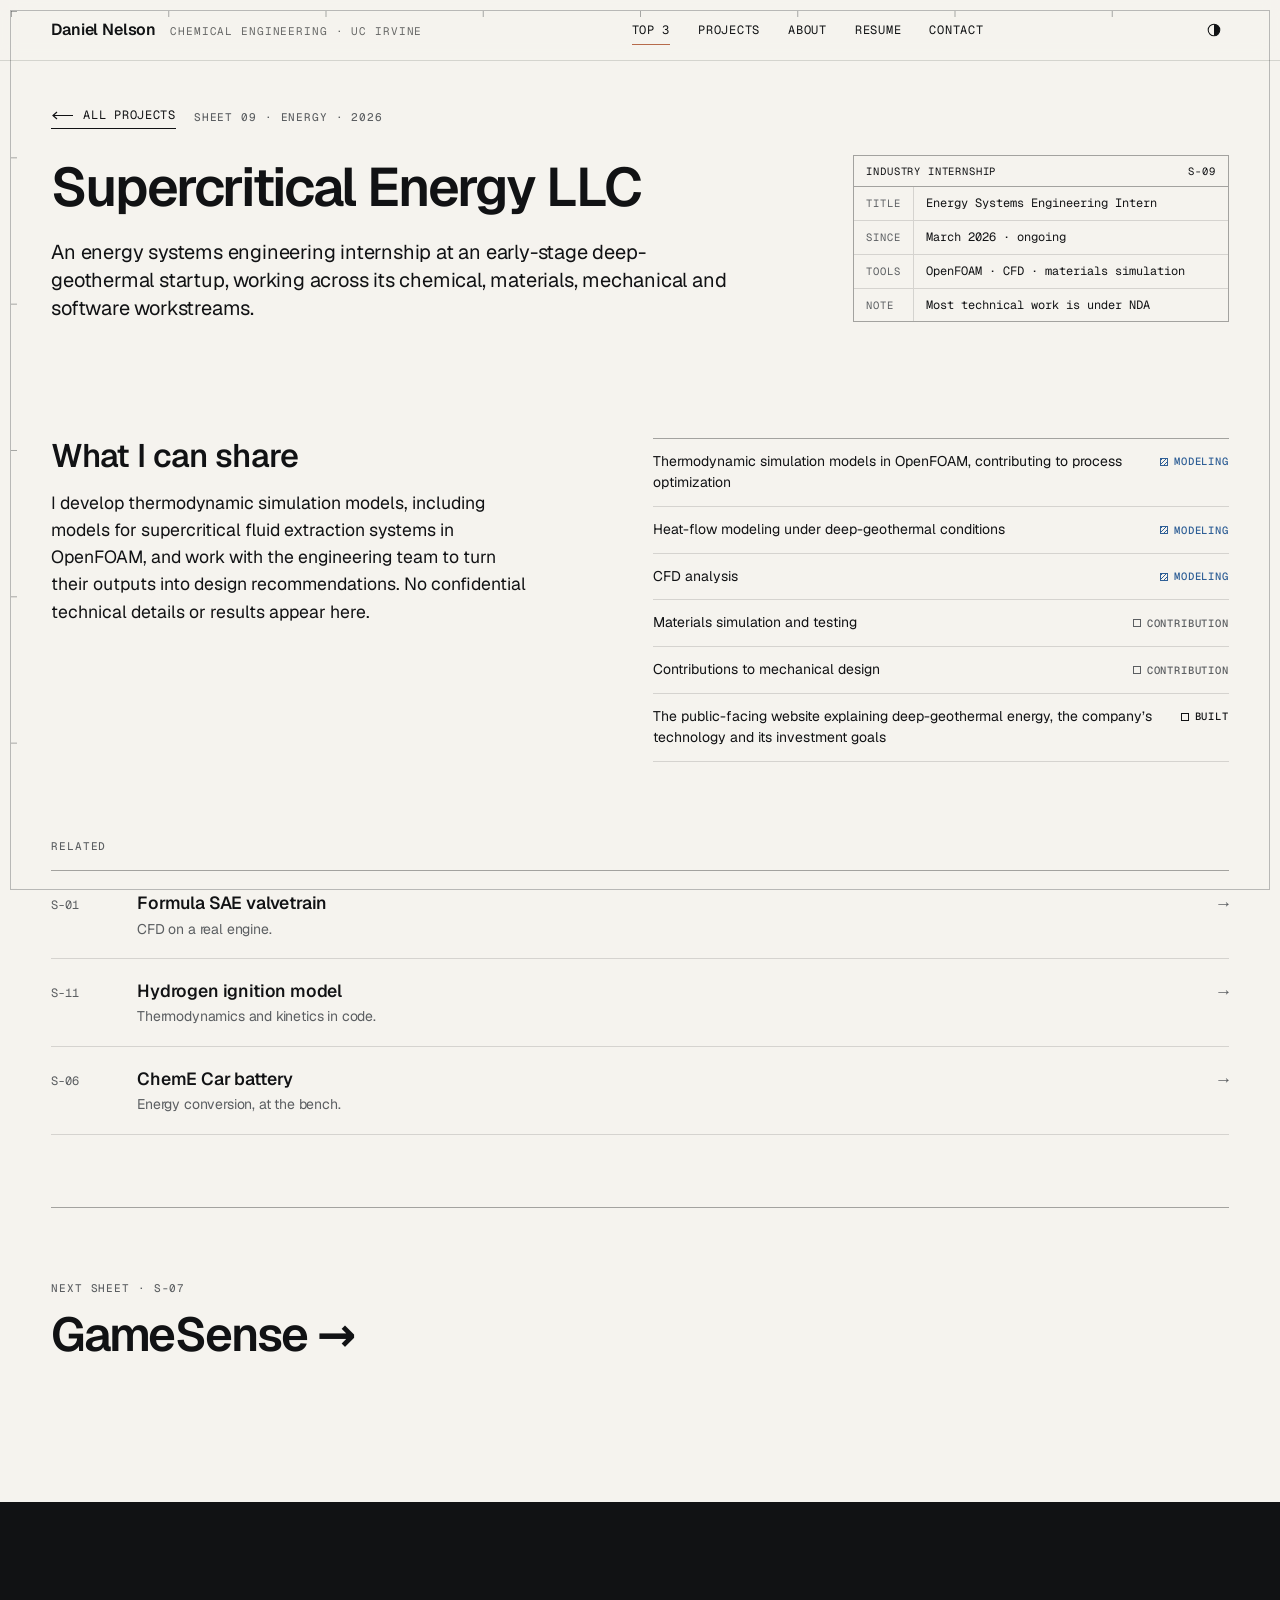
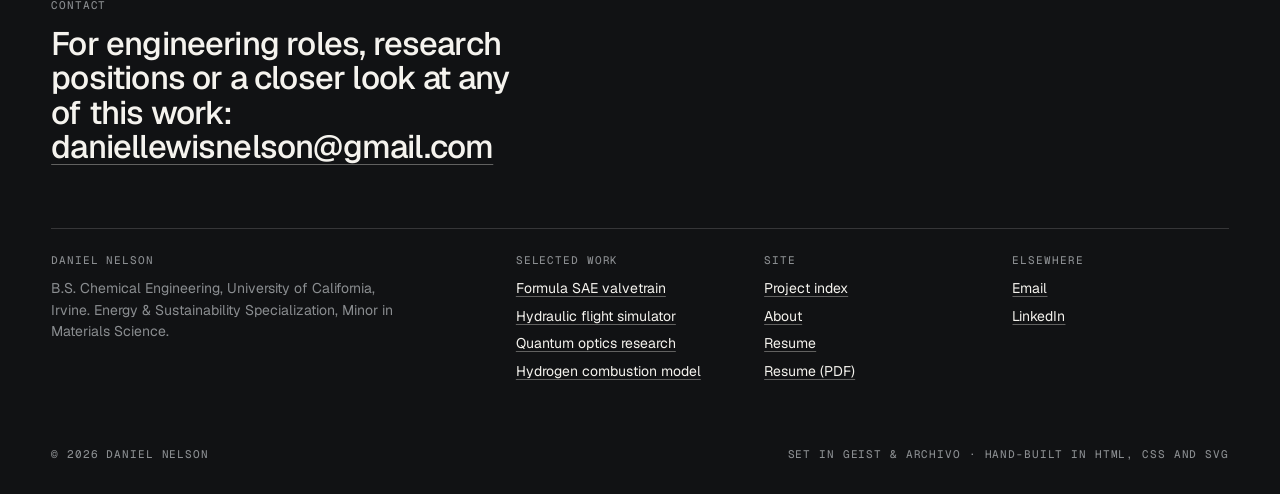
<file: work/supercritical-energy.html>
<!DOCTYPE html>
<html lang="en">
<head>
<meta charset="utf-8">
<meta name="viewport" content="width=device-width, initial-scale=1">
<title>Supercritical Energy LLC — Daniel Nelson</title>
<meta name="description" content="Energy systems engineering internship at an early-stage geothermal energy startup: thermodynamic and heat-flow simulation, CFD, materials work and the company&#x27;s public website.">
<meta name="author" content="Daniel Nelson">
<meta name="theme-color" content="#F5F3EE">
<link rel="canonical" href="https://dnl2030.github.io/EngineeringPortfolioDanielN/work/supercritical-energy.html">
<meta property="og:type" content="website">
<meta property="og:site_name" content="Daniel Nelson — Engineering Portfolio">
<meta property="og:title" content="Supercritical Energy LLC — Daniel Nelson">
<meta property="og:description" content="Energy systems engineering internship at an early-stage geothermal energy startup: thermodynamic and heat-flow simulation, CFD, materials work and the company&#x27;s public website.">
<meta property="og:url" content="https://dnl2030.github.io/EngineeringPortfolioDanielN/work/supercritical-energy.html">
<meta property="og:image" content="https://dnl2030.github.io/EngineeringPortfolioDanielN/assets/img/og/fsae-valvetrain--41-fsae-car-sunset-hero.jpg">
<meta name="twitter:card" content="summary_large_image">
<link rel="icon" href="../assets/favicon.svg" type="image/svg+xml">
<link rel="preload" href="../assets/fonts/geist.woff2" as="font" type="font/woff2" crossorigin>
<script>(function(){var t;try{t=localStorage.getItem("theme")}catch(e){}if(t!=="light"&&t!=="dark")t=window.matchMedia&&matchMedia("(prefers-color-scheme: dark)").matches?"dark":"light";document.documentElement.setAttribute("data-theme",t)})();</script>
<link rel="stylesheet" href="../assets/css/site.css">
</head>
<body>
<a class="skip-link" href="#main">Skip to content</a>
<div class="frame" aria-hidden="true"></div>
<header class="topbar">
  <div class="wrap topbar__inner">
    <a class="brand" href="../index.html"><span class="brand__name">Daniel Nelson</span><span class="brand__role">Chemical Engineering · UC Irvine</span></a>
    <button class="nav__toggle" type="button" aria-expanded="false" aria-controls="site-nav">Menu</button>
    <nav id="site-nav" class="nav" aria-label="Primary">
      <a href="../index.html#work" aria-current="page">Top 3</a>
      <a href="../index.html#index">Projects</a>
      <a href="../about.html">About</a>
      <a href="../resume.html">Resume</a>
      <a href="mailto:daniellewisnelson@gmail.com">Contact</a>
    </nav>
    <button class="theme-toggle" type="button" aria-label="Switch to dark theme" title="Light / dark">
      <svg viewBox="0 0 20 20" aria-hidden="true"><circle cx="10" cy="10" r="7.25" fill="none" stroke="currentColor" stroke-width="1.3"/><path d="M10 2.75a7.25 7.25 0 0 1 0 14.5z" fill="currentColor"/></svg>
    </button>
  </div>
</header>
<main id="main">

  <header class="wrap p-head">
    <div class="p-head__grid">
      <div class="p-head__main">
        <p class="p-head__crumb"><a class="arrow-link arrow-link--back" href="../index.html#index">All projects</a><span class="label">Sheet 09 · Energy · 2026</span></p>
        <h1 id="title">Supercritical Energy LLC</h1>
        <p class="lead p-head__dek">An energy systems engineering internship at an early-stage deep-geothermal startup, working across its chemical, materials, mechanical and software workstreams.</p>
      </div>
      <div class="title-block p-head__tb"><div class="title-block__head"><span>Industry internship</span><span>S-09</span></div><dl class="tb">
        <dt>Title</dt><dd>Energy Systems Engineering Intern</dd>
        <dt>Since</dt><dd>March 2026 · ongoing</dd>
        <dt>Tools</dt><dd>OpenFOAM · CFD · materials simulation</dd>
        <dt>Note</dt><dd>Most technical work is under NDA</dd>
      </dl></div>
    </div>
  </header>

  <section class="wrap p-section" aria-labelledby="share">
    <div class="grid">
      <div class="c-1-5">
        <h2 id="share" class="h2">What I can share</h2>
        <p style="margin-top:16px">I develop thermodynamic simulation models, including models for supercritical fluid extraction systems in OpenFOAM, and work with the engineering team to turn their outputs into design recommendations. No confidential technical details or results appear here.</p>
      </div>
      <ul class="facts c-7-12">
        <li><span>Thermodynamic simulation models in OpenFOAM, contributing to process optimization</span><span class="ev ev--modeled">Modeling</span></li>
        <li><span>Heat-flow modeling under deep-geothermal conditions</span><span class="ev ev--modeled">Modeling</span></li>
        <li><span>CFD analysis</span><span class="ev ev--modeled">Modeling</span></li>
        <li><span>Materials simulation and testing</span><span class="ev ev--documented">Contribution</span></li>
        <li><span>Contributions to mechanical design</span><span class="ev ev--documented">Contribution</span></li>
        <li><span>The public-facing website explaining deep-geothermal energy, the company’s technology and its investment goals</span><span class="ev ev--built">Built</span></li>
      </ul>
    </div>
  </section>

  <section class="wrap" style="padding-bottom:var(--section)" aria-labelledby="related">
    <p class="label" id="related" style="margin-bottom:16px">Related</p>
    <div class="xrefs">
      <a class="xref" href="fsae-valvetrain.html"><span class="xref__no">S-01</span><span class="xref__title">Formula SAE valvetrain<span class="xref__why">CFD on a real engine.</span></span></a>
      <a class="xref" href="hydrogen-combustion.html"><span class="xref__no">S-11</span><span class="xref__title">Hydrogen ignition model<span class="xref__why">Thermodynamics and kinetics in code.</span></span></a>
      <a class="xref" href="chemecar.html"><span class="xref__no">S-06</span><span class="xref__title">ChemE Car battery<span class="xref__why">Energy conversion, at the bench.</span></span></a>
    </div>
    <a class="next-project" href="gamesense.html" style="margin-top:72px"><span class="label">Next sheet · S-07</span><span class="next-project__title" style="display:block;margin-top:12px">GameSense →</span></a>
  </section>
</main>
<footer class="footer" id="contact">
  <div class="wrap">
    <p class="label" style="color:var(--graphite-lt)">Contact</p>
    <p class="footer__big" style="margin-top:14px">For engineering roles, research positions or a closer look at any of this work: <a href="mailto:daniellewisnelson@gmail.com">daniellewisnelson@gmail.com</a></p>
    <div class="footer__grid">
      <div>
        <span class="label">Daniel Nelson</span>
        <p class="muted" style="font-size:14px;max-width:40ch;color:var(--graphite-lt)">B.S. Chemical Engineering, University of California, Irvine. Energy &amp; Sustainability Specialization, Minor in Materials Science.</p>
      </div>
      <div>
        <span class="label">Selected work</span>
        <ul>
          <li><a href="../work/fsae-valvetrain.html">Formula SAE valvetrain</a></li>
          <li><a href="../work/hydraulic-flight-simulator.html">Hydraulic flight simulator</a></li>
          <li><a href="../work/quantum-optics-research.html">Quantum optics research</a></li>
          <li><a href="../work/hydrogen-combustion.html">Hydrogen combustion model</a></li>
        </ul>
      </div>
      <div>
        <span class="label">Site</span>
        <ul>
          <li><a href="../index.html#index">Project index</a></li>
          <li><a href="../about.html">About</a></li>
          <li><a href="../resume.html">Resume</a></li>
          <li><a href="../assets/Resume_DanielNelson.pdf" download="Resume_DanielNelson.pdf">Resume (PDF)</a></li>
        </ul>
      </div>
      <div>
        <span class="label">Elsewhere</span>
        <ul>
          <li><a href="mailto:daniellewisnelson@gmail.com">Email</a></li>
          <li><a href="https://www.linkedin.com/in/daniellewisnelson" rel="noopener">LinkedIn</a></li>
        </ul>
      </div>
    </div>
    <div class="footer__base label"><span>© 2026 Daniel Nelson</span><span>Set in Geist &amp; Archivo · Hand-built in HTML, CSS and SVG</span></div>
  </div>
</footer>
<script src="../assets/js/site.js" defer></script>
</body>
</html>
</file>
<file: assets/css/site.css>
/* ==========================================================================
   Daniel Nelson — Engineering Portfolio
   One stylesheet: tokens → base → layout → components → page compositions.
   Palette: Warm White #F5F3EE · Carbon #111214 · Graphite #5B5E61 ·
            Powder Blue #9AC1F0 · Oxide Copper #B66A4A
   ========================================================================== */

/* ---------- Fonts (self-hosted, SIL Open Font License — see assets/fonts) ---------- */
@font-face {
  font-family: "Geist";
  src: url("../fonts/geist.woff2") format("woff2-variations"), url("../fonts/geist.woff2") format("woff2");
  font-weight: 100 900;
  font-style: normal;
  font-display: swap;
}
@font-face {
  font-family: "Geist Mono";
  src: url("../fonts/geist-mono.woff2") format("woff2-variations"), url("../fonts/geist-mono.woff2") format("woff2");
  font-weight: 100 900;
  font-style: normal;
  font-display: swap;
}
@font-face {
  font-family: "Archivo";
  src: url("../fonts/archivo-wdth.woff2") format("woff2-variations"), url("../fonts/archivo-wdth.woff2") format("woff2");
  font-weight: 100 900;
  font-stretch: 62% 125%;
  font-style: normal;
  font-display: swap;
}

/* ---------- Tokens ---------- */
:root {
  --paper: #f5f3ee;
  --paper-2: #edeae3;
  --paper-3: #e3dfd6;
  --ink: #111214;
  --ink-2: #1a1c1f;
  --ink-3: #25282c;
  --graphite: #5b5e61;
  --graphite-lt: #8a8d90;
  --blue: #9ac1f0;
  --blue-ink: #2f5f96;
  --blue-wash: #e2eaf2;
  --copper: #b66a4a;
  --copper-deep: #9a5236;
  --copper-wash: #efe2da;

  /* semantic (swapped inside .plate) */
  --bg: var(--paper);
  --bg-2: var(--paper-2);
  --bg-3: var(--paper-3);
  --fg: var(--ink);
  --fg-2: var(--graphite);
  --rule: rgba(17, 18, 20, 0.14);
  --rule-strong: rgba(17, 18, 20, 0.36);
  --accent: var(--copper);
  --accent-text: var(--copper-deep);
  --data: var(--blue);
  --data-text: var(--blue-ink);
  --data-wash: var(--blue-wash);

  --lw-hair: 0.75px;
  --lw-thin: 1px;
  --lw-med: 1.5px;

  --s-1: 4px; --s-2: 8px; --s-3: 12px; --s-4: 16px; --s-5: 24px; --s-6: 32px;
  --s-7: 48px; --s-8: 64px; --s-9: 96px; --s-10: 128px;
  --section: clamp(72px, 6vw + 36px, 160px);
  --margin: clamp(16px, 4vw, 56px);
  --gutter: clamp(16px, 2vw, 32px);
  --maxw: 1440px;
  --measure: 64ch;

  --f-sans: "Geist", ui-sans-serif, system-ui, -apple-system, "Segoe UI", sans-serif;
  --f-mono: "Geist Mono", ui-monospace, "SFMono-Regular", Menlo, Consolas, monospace;
  --f-num: "Archivo", "Geist", sans-serif;

  --fs-label: 11px;
  --fs-mono: 12.5px;
  --fs-caption: 13px;
  --fs-small: 14px;
  --fs-body: clamp(16px, 0.94rem + 0.2vw, 18px);
  --fs-lead: clamp(19px, 1.02rem + 0.6vw, 24px);
  --fs-h3: clamp(20px, 1.06rem + 0.5vw, 26px);
  --fs-h2: clamp(28px, 1.3rem + 1.6vw, 44px);
  --fs-h1: clamp(40px, 1.6rem + 4.2vw, 88px);
  --fs-spec: clamp(48px, 1.8rem + 5.6vw, 128px);

  --ease-pen: cubic-bezier(0.65, 0, 0.35, 1);
  --ease-out: cubic-bezier(0.2, 0.7, 0.2, 1);
  --t-ui: 180ms;
  --t-reveal: 620ms;
  --t-draw: 1200ms;
  --t-draw-long: 1700ms;
  --stagger: 70ms;

  --header-h: 60px;
}

.plate {
  --bg: var(--ink);
  --bg-2: var(--ink-2);
  --bg-3: var(--ink-3);
  --fg: var(--paper);
  --fg-2: var(--graphite-lt);
  --rule: rgba(245, 243, 238, 0.16);
  --rule-strong: rgba(245, 243, 238, 0.38);
  --accent: var(--copper);
  --accent-text: #d08a6c;
  --data: var(--blue);
  --data-text: var(--blue);
  --data-wash: rgba(154, 193, 240, 0.12);
  background: var(--bg);
  color: var(--fg);
}

/* ---------- Base ---------- */
*, *::before, *::after { box-sizing: border-box; }
html {
  -webkit-text-size-adjust: 100%;
  text-size-adjust: 100%;
  scroll-padding-top: calc(var(--header-h) + 24px);
}
@media (prefers-reduced-motion: no-preference) {
  html { scroll-behavior: smooth; }
}
body {
  margin: 0;
  background: var(--paper);
  color: var(--ink);
  font-family: var(--f-sans);
  font-size: var(--fs-body);
  line-height: 1.55;
  font-feature-settings: "ss01", "cv11";
  -webkit-font-smoothing: antialiased;
  -moz-osx-font-smoothing: grayscale;
  text-rendering: optimizeLegibility;
  overflow-x: hidden;
}
img, video, svg { display: block; max-width: 100%; }
img, video { height: auto; }
h1, h2, h3, h4, p, ul, ol, dl, dd, figure, blockquote { margin: 0; }
ul, ol { padding: 0; }
h1, h2, h3, h4 { font-weight: 560; letter-spacing: -0.02em; line-height: 1.08; text-wrap: balance; }
p { text-wrap: pretty; }
a { color: inherit; text-decoration-thickness: 1px; text-underline-offset: 0.2em; }
a:hover { text-decoration-color: var(--accent); }
::selection { background: var(--blue); color: var(--ink); }
:focus-visible { outline: 2px solid var(--copper); outline-offset: 3px; }
button { font: inherit; color: inherit; }
abbr[title] { text-decoration: none; }
sub, sup { font-size: 0.7em; line-height: 0; }

.visually-hidden {
  position: absolute !important;
  width: 1px; height: 1px; padding: 0; margin: -1px;
  overflow: hidden; clip: rect(0, 0, 0, 0); white-space: nowrap; border: 0;
}
.skip-link {
  position: absolute; left: var(--margin); top: -60px; z-index: 100;
  background: var(--ink); color: var(--paper); padding: 10px 14px;
  font-family: var(--f-mono); font-size: var(--fs-mono);
}
.skip-link:focus { top: 12px; }

/* ---------- Type utilities ---------- */
.label {
  font-family: var(--f-mono);
  font-size: var(--fs-label);
  font-weight: 450;
  letter-spacing: 0.08em;
  text-transform: uppercase;
  line-height: 1.4;
  color: var(--fg-2);
}
.mono { font-family: var(--f-mono); font-size: var(--fs-mono); letter-spacing: 0; }
.lead { font-size: var(--fs-lead); line-height: 1.4; letter-spacing: -0.01em; font-weight: 400; }
.h1 { font-size: var(--fs-h1); line-height: 0.98; letter-spacing: -0.035em; font-weight: 600; }
.h2 { font-size: var(--fs-h2); }
.h3 { font-size: var(--fs-h3); line-height: 1.2; letter-spacing: -0.01em; font-weight: 560; }
.muted { color: var(--fg-2); }
.accent { color: var(--accent-text); }
.prose > * + * { margin-top: 1em; }
.prose { max-width: var(--measure); }
.prose h3 { margin-top: 1.8em; font-size: var(--fs-h3); line-height: 1.2; }
.prose ul { padding-left: 1.1em; }
.prose li + li { margin-top: 0.35em; }
.prose li::marker { color: var(--fg-2); }
.prose strong { font-weight: 600; }
.num {
  font-family: var(--f-num);
  font-stretch: 70%;
  font-weight: 600;
  font-variant-numeric: tabular-nums lining-nums;
  letter-spacing: -0.01em;
}

/* ---------- Layout ---------- */
.wrap { width: 100%; max-width: var(--maxw); margin-inline: auto; padding-inline: var(--margin); }
.section { padding-block: var(--section); }
.section--tight { padding-block: calc(var(--section) * 0.6); }
.grid {
  display: grid;
  grid-template-columns: repeat(12, minmax(0, 1fr));
  column-gap: var(--gutter);
  row-gap: var(--s-6);
}
.grid > * { grid-column: 1 / -1; }
@media (min-width: 900px) {
  .c-1-6 { grid-column: 1 / 7; } .c-7-12 { grid-column: 7 / 13; }
  .c-1-5 { grid-column: 1 / 6; } .c-6-12 { grid-column: 6 / 13; }
  .c-1-7 { grid-column: 1 / 8; } .c-8-12 { grid-column: 8 / 13; }
  .c-1-8 { grid-column: 1 / 9; } .c-9-12 { grid-column: 9 / 13; }
  .c-1-4 { grid-column: 1 / 5; } .c-5-12 { grid-column: 5 / 13; }
  .c-2-8 { grid-column: 2 / 9; } .c-3-10 { grid-column: 3 / 11; }
  .c-1-9 { grid-column: 1 / 10; } .c-10-12 { grid-column: 10 / 13; }
  .c-4-12 { grid-column: 4 / 13; } .c-1-3 { grid-column: 1 / 4; }
  .c-5-8 { grid-column: 5 / 9; } .c-9-12 { grid-column: 9 / 13; }
  .c-2-12 { grid-column: 2 / 13; }
}
.stack > * + * { margin-top: var(--s-5); }
.stack-lg > * + * { margin-top: var(--s-7); }
.rule-top { border-top: var(--lw-thin) solid var(--rule); }
.rule-bottom { border-bottom: var(--lw-thin) solid var(--rule); }

/* ---------- Sheet frame (desktop) ---------- */
.frame { display: none; }
@media (min-width: 1100px) {
  .frame {
    display: block;
    position: fixed;
    inset: 10px;
    pointer-events: none;
    z-index: 60;
    border: var(--lw-hair) solid rgba(91, 94, 97, 0.38);
    mix-blend-mode: multiply;
  }
  .frame::before, .frame::after {
    content: "";
    position: absolute;
    background-repeat: repeat;
  }
  /* zone ticks along top and left edges */
  .frame::before {
    left: 0; right: 0; top: 0; height: 6px;
    background-image: linear-gradient(to right, rgba(91, 94, 97, 0.5) 0.75px, transparent 0.75px);
    background-size: calc(100% / 8) 6px;
  }
  .frame::after {
    top: 0; bottom: 0; left: 0; width: 6px;
    background-image: linear-gradient(to bottom, rgba(91, 94, 97, 0.5) 0.75px, transparent 0.75px);
    background-size: 6px calc(100% / 6);
  }
  .on-dark .frame { mix-blend-mode: normal; border-color: rgba(138, 141, 144, 0.35); }
}

/* ---------- Header ---------- */
.topbar {
  position: sticky;
  top: 0;
  z-index: 50;
  background: color-mix(in srgb, var(--paper) 92%, transparent);
  backdrop-filter: saturate(1.2) blur(8px);
  -webkit-backdrop-filter: saturate(1.2) blur(8px);
  border-bottom: var(--lw-thin) solid var(--rule);
}
.topbar--dark {
  background: color-mix(in srgb, var(--ink) 90%, transparent);
  color: var(--paper);
  border-bottom-color: rgba(245, 243, 238, 0.14);
}
.topbar__inner {
  display: flex;
  align-items: center;
  justify-content: space-between;
  gap: var(--s-5);
  min-height: var(--header-h);
}
.brand { display: flex; align-items: baseline; gap: 14px; text-decoration: none; }
.brand__name { font-weight: 600; letter-spacing: -0.01em; font-size: 16px; }
.brand__role { font-family: var(--f-mono); font-size: var(--fs-label); letter-spacing: 0.08em; text-transform: uppercase; opacity: 0.62; }
.nav { display: flex; align-items: center; gap: clamp(14px, 2.2vw, 30px); }
.nav a {
  font-family: var(--f-mono);
  font-size: 12px;
  letter-spacing: 0.06em;
  text-transform: uppercase;
  text-decoration: none;
  padding-block: 6px;
  position: relative;
}
.nav a::after {
  content: "";
  position: absolute; left: 0; right: 0; bottom: 0;
  height: 1px; background: var(--copper);
  transform: scaleX(0); transform-origin: left;
  transition: transform var(--t-ui) var(--ease-out);
}
.nav a:hover::after, .nav a[aria-current="page"]::after { transform: scaleX(1); }
.nav__toggle { display: none; }
@media (max-width: 760px) {
  .brand__role { display: none; }
  .nav__toggle {
    display: inline-flex; align-items: center; gap: 8px;
    background: none; border: var(--lw-thin) solid currentColor; padding: 7px 10px;
    font-family: var(--f-mono); font-size: 11px; letter-spacing: 0.08em; text-transform: uppercase;
    cursor: pointer;
  }
  .nav {
    position: absolute; top: 100%; left: 0; right: 0;
    flex-direction: column; align-items: stretch; gap: 0;
    background: var(--paper); color: var(--ink);
    border-bottom: var(--lw-thin) solid var(--rule);
    padding: 4px var(--margin) 12px;
    display: none;
  }
  .topbar--dark .nav { background: var(--ink); color: var(--paper); }
  .nav.is-open { display: flex; }
  .nav a { padding: 14px 0; border-bottom: var(--lw-thin) solid var(--rule); font-size: 13px; }
  .topbar--dark .nav a { border-bottom-color: rgba(245, 243, 238, 0.14); }
  .nav a::after { display: none; }
}

/* ---------- Line drawing & reveal ---------- */
.draw { fill: none; stroke: currentColor; stroke-width: var(--lw-thin); vector-effect: non-scaling-stroke; }
.motion [data-draw] .draw {
  stroke-dasharray: 1;
  stroke-dashoffset: 1;
  transition: stroke-dashoffset var(--t-draw) var(--ease-pen);
  transition-delay: calc(var(--i, 0) * var(--stagger));
}
.motion [data-draw].is-in .draw { stroke-dashoffset: 0; }
.motion [data-draw] .draw-fade { opacity: 0; transition: opacity 500ms var(--ease-out); transition-delay: calc(var(--i, 0) * var(--stagger)); }
.motion [data-draw].is-in .draw-fade { opacity: 1; }
.motion [data-reveal] {
  opacity: 0.001;
  transform: translateY(12px);
  transition: opacity var(--t-reveal) var(--ease-out), transform var(--t-reveal) var(--ease-out);
  transition-delay: calc(var(--i, 0) * var(--stagger));
}
.motion [data-reveal].is-in { opacity: 1; transform: none; }

/* ---------- Evidence labels ---------- */
.ev {
  display: inline-flex;
  align-items: center;
  gap: 6px;
  font-family: var(--f-mono);
  font-size: 10.5px;
  font-weight: 500;
  letter-spacing: 0.08em;
  text-transform: uppercase;
  line-height: 1;
  white-space: nowrap;
  vertical-align: middle;
  color: var(--fg);
}
.ev::before {
  content: "";
  width: 8px; height: 8px;
  flex: none;
  border: 1px solid currentColor;
}
.ev--measured::before { background: currentColor; }
.ev--modeled { color: var(--data-text); }
.ev--modeled::before {
  border-color: var(--data-text);
  background: repeating-linear-gradient(135deg, var(--data-text) 0 1px, transparent 1px 3px);
}
.ev--built::before { background: transparent; }
.ev--result::before { background: linear-gradient(currentColor, currentColor) center / 100% 2px no-repeat; }
.ev--literature { color: var(--fg-2); }
.ev--literature::before { border-style: dotted; }
.ev--dev { color: var(--accent-text); }
.ev--dev::before { border-style: dashed; border-color: var(--accent); background: var(--copper-wash); }
.plate .ev--dev::before { background: transparent; }
.ev--documented { color: var(--fg-2); }
.ev--documented::before { border-color: var(--fg-2); }

.ev-key { display: flex; flex-wrap: wrap; gap: 10px 22px; }

/* ---------- Title block ---------- */
.title-block {
  display: grid;
  grid-template-columns: max-content 1fr;
  border: var(--lw-thin) solid var(--rule-strong);
  font-family: var(--f-mono);
  font-size: 12px;
  line-height: 1.4;
}
.title-block dt, .title-block dd {
  padding: 8px 12px;
  border-bottom: var(--lw-thin) solid var(--rule);
}
.title-block dt {
  color: var(--fg-2);
  text-transform: uppercase;
  letter-spacing: 0.08em;
  font-size: 10.5px;
  border-right: var(--lw-thin) solid var(--rule);
  padding-top: 9px;
}
.title-block dd { color: var(--fg); }
.title-block dt:nth-last-of-type(1), .title-block dd:last-of-type { border-bottom: 0; }
.title-block__head {
  grid-column: 1 / -1;
  display: flex;
  justify-content: space-between;
  gap: 12px;
  padding: 8px 12px;
  border-bottom: var(--lw-thin) solid var(--rule-strong);
  font-size: 10.5px;
  letter-spacing: 0.08em;
  text-transform: uppercase;
}

/* ---------- Spec plates ---------- */
.specs {
  display: grid;
  grid-template-columns: repeat(auto-fit, minmax(min(100%, 210px), 1fr));
  border-top: var(--lw-thin) solid var(--rule-strong);
}
.spec {
  padding: var(--s-5) var(--s-5) var(--s-5) 0;
  border-bottom: var(--lw-thin) solid var(--rule);
  display: flex;
  flex-direction: column;
  gap: 10px;
}
@media (min-width: 700px) {
  .spec { padding-left: var(--s-5); border-left: var(--lw-thin) solid var(--rule); border-bottom: 0; }
  .spec:first-child { border-left: 0; padding-left: 0; }
}
.spec__num { font-size: var(--fs-spec); line-height: 0.86; }
.spec__num small { font-size: 0.34em; font-stretch: 85%; margin-left: 0.08em; letter-spacing: 0; font-weight: 500; }
.spec__text { font-size: var(--fs-small); line-height: 1.4; color: var(--fg-2); max-width: 30ch; }
.spec__text strong { color: var(--fg); font-weight: 560; }
.specs--compact .spec__num { font-size: clamp(40px, 1.4rem + 3.4vw, 84px); }

/* ---------- Figures ---------- */
.fig { display: flex; flex-direction: column; gap: 12px; }
.fig__media { position: relative; background: var(--bg-3); overflow: hidden; }
.fig__media img, .fig__media video { width: 100%; }
.fig--contain .fig__media { background: #fff; }
.plate .fig--contain .fig__media { background: #fff; }
.fig figcaption {
  font-size: var(--fs-caption);
  line-height: 1.45;
  color: var(--fg-2);
  max-width: 72ch;
}
.fig__no {
  font-family: var(--f-mono);
  font-size: 10.5px;
  letter-spacing: 0.08em;
  text-transform: uppercase;
  color: var(--fg);
  margin-right: 10px;
}
.fig figcaption .ev { margin-left: 8px; }
.fig__src { display: block; margin-top: 4px; font-family: var(--f-mono); font-size: 11px; }

.zoomable { cursor: zoom-in; }

/* ---------- Dimension-line divider ---------- */
.dim {
  display: grid;
  grid-template-columns: 1fr auto 1fr;
  align-items: center;
  gap: 14px;
  color: var(--fg-2);
}
.dim svg { width: 100%; height: 12px; overflow: visible; }
.dim .draw { stroke: var(--rule-strong); }
.dim__label { font-family: var(--f-mono); font-size: var(--fs-label); letter-spacing: 0.08em; text-transform: uppercase; color: var(--fg); white-space: nowrap; }
.dim__label span { color: var(--fg-2); margin-right: 8px; }

/* Section heading with sheet number */
.sec-head { display: grid; gap: var(--s-4); margin-bottom: var(--s-7); }
@media (min-width: 900px) {
  .sec-head { grid-template-columns: repeat(12, minmax(0, 1fr)); column-gap: var(--gutter); align-items: end; }
  .sec-head > .label { grid-column: 1 / 4; align-self: start; padding-top: 0.6em; }
  .sec-head > h2 { grid-column: 4 / 11; }
  .sec-head > p { grid-column: 4 / 11; }
}

/* ---------- Links & buttons ---------- */
.arrow-link {
  display: inline-flex;
  align-items: center;
  gap: 10px;
  font-family: var(--f-mono);
  font-size: 12px;
  letter-spacing: 0.06em;
  text-transform: uppercase;
  text-decoration: none;
  border-bottom: var(--lw-thin) solid currentColor;
  padding-bottom: 4px;
}
.arrow-link::after {
  content: "";
  width: 22px; height: 9px;
  background: currentColor;
  -webkit-mask: url("data:image/svg+xml,%3Csvg xmlns='http://www.w3.org/2000/svg' viewBox='0 0 22 9'%3E%3Cpath d='M0 4.5h20M16 1l4 3.5L16 8' fill='none' stroke='black' stroke-width='1.2'/%3E%3C/svg%3E") center / contain no-repeat;
  mask: url("data:image/svg+xml,%3Csvg xmlns='http://www.w3.org/2000/svg' viewBox='0 0 22 9'%3E%3Cpath d='M0 4.5h20M16 1l4 3.5L16 8' fill='none' stroke='black' stroke-width='1.2'/%3E%3C/svg%3E") center / contain no-repeat;
  transition: transform var(--t-ui) var(--ease-out);
}
.arrow-link:hover { color: var(--accent-text); }
.arrow-link:hover::after { transform: translateX(4px); }
.arrow-link--back::after { transform: scaleX(-1); order: -1; }
.arrow-link--back:hover::after { transform: scaleX(-1) translateX(4px); }

.tag {
  display: inline-block;
  font-family: var(--f-mono);
  font-size: 10.5px;
  letter-spacing: 0.06em;
  text-transform: uppercase;
  padding: 4px 7px;
  border: var(--lw-thin) solid var(--rule-strong);
  border-radius: 2px;
  line-height: 1.2;
  color: var(--fg-2);
}
.tags { display: flex; flex-wrap: wrap; gap: 6px; }

/* ---------- Video ---------- */
.video { position: relative; background: #000; }
.video video { width: 100%; }
.video__badge {
  position: absolute; left: 12px; top: 12px;
  font-family: var(--f-mono); font-size: 10.5px; letter-spacing: 0.08em; text-transform: uppercase;
  color: var(--paper); background: rgba(17, 18, 20, 0.72); padding: 5px 8px;
}

/* ---------- Revision block ---------- */
.rev {
  position: relative;
  border: var(--lw-med) dashed var(--copper);
  padding: clamp(20px, 3vw, 40px);
  background: color-mix(in srgb, var(--copper-wash) 55%, transparent);
}
.plate .rev { background: rgba(182, 106, 74, 0.06); }
.rev__head { display: flex; flex-wrap: wrap; justify-content: space-between; gap: 10px 24px; margin-bottom: var(--s-5); }
.rev__tri {
  display: inline-grid; place-items: center;
  width: 26px; height: 22px; margin-right: 10px;
  font-family: var(--f-mono); font-size: 11px; color: var(--accent-text);
  background: url("data:image/svg+xml,%3Csvg xmlns='http://www.w3.org/2000/svg' viewBox='0 0 26 22'%3E%3Cpath d='M13 1 25 21H1Z' fill='none' stroke='%23B66A4A' stroke-width='1.2'/%3E%3C/svg%3E") center / contain no-repeat;
  padding-top: 6px;
}

/* ---------- Draws-on cross references ---------- */
.xrefs { display: grid; gap: 0; border-top: var(--lw-thin) solid var(--rule-strong); }
.xref {
  display: grid;
  grid-template-columns: 70px 1fr auto;
  gap: 16px;
  align-items: baseline;
  padding: 18px 0;
  border-bottom: var(--lw-thin) solid var(--rule);
  text-decoration: none;
}
.xref__no { font-family: var(--f-mono); font-size: 12px; color: var(--fg-2); }
.xref__title { font-weight: 560; letter-spacing: -0.01em; }
.xref__why { display: block; font-size: var(--fs-small); color: var(--fg-2); font-weight: 400; margin-top: 2px; }
.xref::after { content: "→"; font-family: var(--f-mono); color: var(--fg-2); transition: transform var(--t-ui) var(--ease-out); }
.xref:hover::after { transform: translateX(4px); color: var(--accent-text); }
.xref:hover .xref__title { color: var(--accent-text); }

/* ---------- Footer ---------- */
.footer { background: var(--ink); color: var(--paper); padding-block: var(--s-9) var(--s-6); }
.footer a { text-decoration-color: rgba(245, 243, 238, 0.35); }
.footer__big { font-size: var(--fs-h2); letter-spacing: -0.025em; line-height: 1.05; font-weight: 520; max-width: 22ch; }
.footer__grid { display: grid; gap: var(--s-6); margin-top: var(--s-8); padding-top: var(--s-5); border-top: var(--lw-thin) solid rgba(245, 243, 238, 0.16); }
@media (min-width: 800px) { .footer__grid { grid-template-columns: 2fr 1fr 1fr 1fr; } }
.footer__grid .label { color: var(--graphite-lt); margin-bottom: 10px; display: block; }
.footer__grid ul { list-style: none; display: grid; gap: 6px; font-size: var(--fs-small); }
.footer__base { margin-top: var(--s-8); display: flex; flex-wrap: wrap; justify-content: space-between; gap: 12px; color: var(--graphite-lt); }

/* ---------- Lightbox ---------- */
.lightbox {
  position: fixed; inset: 0; z-index: 200;
  background: rgba(17, 18, 20, 0.94);
  display: grid; place-items: center;
  padding: 56px var(--margin) 72px;
  border: 0; width: 100%; height: 100%; max-width: none; max-height: none; margin: 0;
  color: var(--paper);
}
.lightbox::backdrop { background: rgba(17, 18, 20, 0.94); }
.lightbox img { max-height: calc(100vh - 140px); width: auto; max-width: 100%; object-fit: contain; background: #fff; }
.lightbox__cap { position: absolute; left: var(--margin); right: var(--margin); bottom: 20px; font-size: var(--fs-caption); color: var(--graphite-lt); max-width: 80ch; }
.lightbox__close {
  position: absolute; top: 14px; right: var(--margin);
  background: none; border: var(--lw-thin) solid rgba(245, 243, 238, 0.4); color: var(--paper);
  font-family: var(--f-mono); font-size: 11px; letter-spacing: 0.08em; text-transform: uppercase;
  padding: 8px 12px; cursor: pointer;
}

/* ==========================================================================
   HOME
   ========================================================================== */
.hero { padding-block: clamp(40px, 6vw, 96px) clamp(40px, 5vw, 72px); }
.hero__grid { display: grid; gap: var(--s-7); }
@media (min-width: 1000px) {
  .hero__grid { grid-template-columns: repeat(12, minmax(0, 1fr)); column-gap: var(--gutter); align-items: stretch; }
  .hero__text { grid-column: 1 / 8; display: flex; flex-direction: column; }
  .hero__side { grid-column: 8 / 13; display: flex; flex-direction: column; gap: var(--s-5); }
}
.hero__eyebrow { display: flex; flex-wrap: wrap; gap: 8px 18px; margin-bottom: var(--s-6); }
.hero h1 { font-size: var(--fs-h1); line-height: 0.98; letter-spacing: -0.035em; font-weight: 600; max-width: 13ch; }
.hero h1 .thin { font-weight: 300; color: var(--graphite); }
.hero__lead { margin-top: var(--s-6); max-width: 46ch; }
.hero__cta { margin-top: auto; padding-top: var(--s-7); display: flex; flex-wrap: wrap; gap: 18px 32px; }
.hero__drawing { position: relative; color: var(--ink); aspect-ratio: 5 / 4; border: var(--lw-thin) solid var(--rule); background:
  linear-gradient(var(--rule) 0.5px, transparent 0.5px) 0 0 / 24px 24px,
  linear-gradient(90deg, var(--rule) 0.5px, transparent 0.5px) 0 0 / 24px 24px;
}
.hero__drawing svg { position: absolute; inset: 0; width: 100%; height: 100%; }
.hero__drawing-cap { display: flex; justify-content: space-between; gap: 12px; }

.spec-strip { padding-block: 0 clamp(48px, 6vw, 96px); }

/* Selected work */
.work-plate { position: relative; }
.work-plate__media { position: relative; overflow: hidden; }
.work-plate__media img { width: 100%; height: 100%; object-fit: cover; }
.feature-fsae { padding-block: 0; }
.feature-fsae .work-plate__media { aspect-ratio: 16 / 8; min-height: 420px; }
.feature-fsae .work-plate__media::after {
  content: ""; position: absolute; inset: 0;
  background: linear-gradient(180deg, rgba(17, 18, 20, 0) 35%, rgba(17, 18, 20, 0.82) 100%);
}
.feature-fsae__overlay { position: absolute; left: 0; right: 0; bottom: 0; z-index: 2; padding-bottom: clamp(24px, 4vw, 56px); }
.feature-fsae__overlay h3 { font-size: var(--fs-h1); line-height: 0.98; letter-spacing: -0.035em; font-weight: 600; max-width: 14ch; }
.feature-body { padding-block: clamp(36px, 4vw, 64px) var(--section); }
.sheet-no { font-family: var(--f-mono); font-size: var(--fs-label); letter-spacing: 0.08em; text-transform: uppercase; display: flex; gap: 14px; align-items: center; }
.sheet-no::before { content: ""; width: 28px; height: 1px; background: currentColor; opacity: 0.6; }

.feature-split { display: grid; gap: var(--s-6); }
@media (min-width: 1000px) {
  .feature-split { grid-template-columns: repeat(12, minmax(0, 1fr)); column-gap: var(--gutter); align-items: start; }
}
.feature-sim__media { grid-column: 1 / 8; }
.feature-sim__text { grid-column: 8 / 13; }
.feature-opt__text { grid-column: 1 / 6; }
.feature-opt__media { grid-column: 6 / 13; }
.mini-gallery { display: grid; grid-template-columns: repeat(3, 1fr); gap: 8px; margin-top: 8px; }
.mini-gallery img { aspect-ratio: 1; object-fit: cover; width: 100%; }

.paper-sheet { background: #fff; border: var(--lw-thin) solid var(--rule); padding: clamp(18px, 2.4vw, 36px); box-shadow: 0 1px 0 var(--rule); }
.paper-sheet__head { display: flex; justify-content: space-between; gap: 12px; padding-bottom: 12px; margin-bottom: 18px; border-bottom: var(--lw-thin) solid var(--rule); }

/* Register (archive index) */
.register-tools { display: flex; flex-wrap: wrap; gap: 8px; margin-bottom: var(--s-5); align-items: center; }
.chip {
  font-family: var(--f-mono); font-size: 11px; letter-spacing: 0.06em; text-transform: uppercase;
  border: var(--lw-thin) solid var(--rule-strong); background: transparent; padding: 7px 10px; border-radius: 2px; cursor: pointer;
  transition: background var(--t-ui), color var(--t-ui), border-color var(--t-ui);
}
.chip:hover { border-color: var(--ink); }
.chip[aria-pressed="true"] { background: var(--ink); color: var(--paper); border-color: var(--ink); }
.register { width: 100%; border-collapse: collapse; font-size: var(--fs-small); }
.register th {
  text-align: left; font-family: var(--f-mono); font-weight: 450; font-size: 10.5px; letter-spacing: 0.08em; text-transform: uppercase;
  color: var(--graphite); padding: 10px 10px 10px 0; border-bottom: var(--lw-thin) solid var(--rule-strong); vertical-align: bottom;
}
.register td { padding: 16px 10px 16px 0; border-bottom: var(--lw-thin) solid var(--rule); vertical-align: top; }
.register tbody tr { position: relative; transition: background var(--t-ui); }
.register tbody tr:hover { background: var(--paper-2); }
.register .r-no { font-family: var(--f-mono); font-size: 12px; color: var(--graphite); width: 64px; padding-left: 8px; }
.register .r-title a { font-weight: 560; font-size: 17px; letter-spacing: -0.01em; text-decoration: none; }
.register .r-title a::after { content: ""; position: absolute; inset: 0; }
.register .r-title span { display: block; color: var(--graphite); font-size: var(--fs-small); margin-top: 2px; font-weight: 400; max-width: 52ch; }
.register .r-phase { font-family: var(--f-mono); font-size: 12px; color: var(--graphite); white-space: nowrap; }
.register .r-disc { width: 1%; white-space: nowrap; }
.register .r-status { width: 1%; white-space: nowrap; }
.dots { display: flex; gap: 6px; }
.dot { width: 11px; height: 11px; border: var(--lw-thin) solid var(--rule-strong); border-radius: 50%; }
.dot.on { background: var(--ink); border-color: var(--ink); }
.register th.r-disc span { display: inline-block; width: 11px; margin-right: 6px; writing-mode: vertical-rl; transform: rotate(180deg); text-align: left; line-height: 11px; height: 92px; }
.register tbody tr.is-hidden { display: none; }
.register__thumb {
  position: fixed; z-index: 40; pointer-events: none; width: 260px; aspect-ratio: 4 / 3; object-fit: cover;
  border: var(--lw-thin) solid var(--ink); background: var(--paper-3); opacity: 0; transition: opacity 160ms;
}
.register__thumb.is-on { opacity: 1; }
@media (max-width: 820px) {
  .register thead { display: none; }
  .register, .register tbody, .register tr, .register td { display: block; width: 100%; }
  .register tr { display: grid !important; grid-template-columns: 54px 1fr; padding: 16px 0; border-bottom: var(--lw-thin) solid var(--rule); }
  .register tbody tr.is-hidden { display: none !important; }
  .register td { border: 0; padding: 0; }
  .register .r-no { grid-row: span 3; padding-left: 0; }
  .register .r-phase, .register .r-status { margin-top: 8px; }
  .register .r-disc { display: none; }
  .register__thumb { display: none; }
}

/* Workshop band */
.workshop__steps { display: grid; gap: var(--gutter); counter-reset: step; }
@media (min-width: 900px) { .workshop__steps { grid-template-columns: repeat(3, 1fr); } }
.workshop__step .label { display: block; margin-bottom: 10px; }

/* Convergence */
.converge { display: grid; gap: var(--s-7); }
@media (min-width: 1000px) { .converge { grid-template-columns: repeat(12, minmax(0, 1fr)); column-gap: var(--gutter); align-items: center; } }
.converge__diagram { grid-column: 1 / 7; }
.converge__text { grid-column: 7 / 13; }
.converge svg text { font-family: var(--f-mono); font-size: 11px; letter-spacing: 0.06em; fill: var(--graphite-lt); text-transform: uppercase; }
.converge svg .node-main { fill: var(--paper); font-size: 12px; }

/* ==========================================================================
   PROJECT PAGES — shared head
   ========================================================================== */
.p-head { padding-block: clamp(36px, 5vw, 80px) clamp(32px, 4vw, 56px); }
.p-head__crumb { display: flex; flex-wrap: wrap; gap: 8px 18px; align-items: center; margin-bottom: var(--s-6); }
.p-head h1 { font-size: var(--fs-h1); line-height: 0.98; letter-spacing: -0.035em; font-weight: 600; max-width: 16ch; }
.p-head__dek { margin-top: var(--s-5); max-width: 52ch; }
.p-head__grid { display: grid; gap: var(--s-6); }
@media (min-width: 1000px) {
  .p-head__grid { grid-template-columns: repeat(12, minmax(0, 1fr)); column-gap: var(--gutter); align-items: end; }
  .p-head__main { grid-column: 1 / 8; }
  .p-head__tb { grid-column: 9 / 13; }
}
.p-hero-media { position: relative; }
.p-hero-media img { width: 100%; max-height: 82vh; object-fit: cover; }

.p-section { padding-block: clamp(56px, 6vw, 112px); }
.p-section + .p-section { border-top: var(--lw-thin) solid var(--rule); }
.plate .p-section + .p-section, .p-section.plate + .p-section, .p-section + .p-section.plate { border-top-color: transparent; }
.p-section__head { margin-bottom: var(--s-7); display: grid; gap: var(--s-4); }
.p-section__head h2 { font-size: var(--fs-h2); max-width: 22ch; }
.p-section__head .lead { max-width: 52ch; color: var(--fg-2); }

.statusbox {
  display: grid; gap: 10px;
  border-left: 2px solid var(--fg);
  padding: 4px 0 4px 18px;
  max-width: 62ch;
}
.statusbox p { font-size: var(--fs-small); }

.next-project { display: block; text-decoration: none; padding-block: var(--s-8); border-top: var(--lw-thin) solid var(--rule-strong); }
.next-project:hover .next-project__title { color: var(--accent-text); }
.next-project__title { font-size: var(--fs-h1); line-height: 1; letter-spacing: -0.035em; font-weight: 600; transition: color var(--t-ui); }

/* Image grids */
.gallery { display: grid; gap: clamp(8px, 1vw, 14px); }
.gallery--2 { grid-template-columns: repeat(2, minmax(0, 1fr)); }
.gallery--3 { grid-template-columns: repeat(2, minmax(0, 1fr)); }
@media (min-width: 900px) { .gallery--3 { grid-template-columns: repeat(3, minmax(0, 1fr)); } }
.gallery--4 { grid-template-columns: repeat(2, minmax(0, 1fr)); }
@media (min-width: 900px) { .gallery--4 { grid-template-columns: repeat(4, minmax(0, 1fr)); } }
.gallery .fig__media img { aspect-ratio: 4 / 3; object-fit: cover; height: 100%; }
.gallery--tall .fig__media img { aspect-ratio: 3 / 4; }
.gallery--square .fig__media img { aspect-ratio: 1; }
.fig--contain .fig__media img { object-fit: contain !important; }
@media (max-width: 600px) { .gallery--2.gallery--stack-sm { grid-template-columns: 1fr; } }

/* ---------- FSAE process rail ---------- */
.process { display: grid; gap: var(--s-7); }
@media (min-width: 1100px) {
  .process { grid-template-columns: 220px minmax(0, 1fr); column-gap: clamp(32px, 4vw, 72px); }
}
.rail { display: none; }
@media (min-width: 1100px) {
  .rail { display: block; position: sticky; top: calc(var(--header-h) + 32px); align-self: start; }
}
.rail ol { list-style: none; position: relative; padding-left: 22px; }
.rail__track, .rail__fill { position: absolute; left: 4px; top: 6px; bottom: 6px; width: 1px; background: var(--rule-strong); }
.rail__fill { background: var(--copper); transform-origin: top; transform: scaleY(var(--progress, 0)); bottom: 6px; }
.rail li { position: relative; padding-block: 9px; }
.rail li::before {
  content: ""; position: absolute; left: -22px; top: 15px; width: 9px; height: 9px;
  border: 1px solid var(--rule-strong); background: var(--paper); transition: background var(--t-ui), border-color var(--t-ui);
}
.rail li.is-active::before, .rail li.is-done::before { background: var(--copper); border-color: var(--copper); }
.rail a { text-decoration: none; display: block; }
.rail .rail__n { font-family: var(--f-mono); font-size: 10.5px; letter-spacing: 0.08em; color: var(--graphite); display: block; }
.rail .rail__t { font-size: 15px; letter-spacing: -0.01em; color: var(--graphite); transition: color var(--t-ui); }
.rail li.is-active .rail__t { color: var(--ink); font-weight: 560; }

.stage { padding-block: clamp(48px, 5vw, 96px); border-top: var(--lw-thin) solid var(--rule); }
.stage:first-child { border-top: 0; padding-top: 0; }
.stage__head { display: grid; gap: 14px; margin-bottom: var(--s-7); max-width: 60ch; }
.stage__head h2 { font-size: var(--fs-h2); }

/* ---------- Interactive figures ---------- */
.ifig { border: var(--lw-thin) solid var(--rule-strong); background: var(--bg); }
.ifig__head { display: flex; flex-wrap: wrap; justify-content: space-between; gap: 8px 18px; padding: 12px 16px; border-bottom: var(--lw-thin) solid var(--rule); }
.ifig__body { display: grid; gap: 0; }
@media (min-width: 900px) { .ifig__body { grid-template-columns: minmax(0, 1fr) 280px; } }
.ifig__plot { padding: 16px; min-width: 0; }
.ifig__plot svg { width: 100%; height: auto; overflow: visible; }
.ifig__side { padding: 16px; border-top: var(--lw-thin) solid var(--rule); display: flex; flex-direction: column; gap: 18px; }
@media (min-width: 900px) { .ifig__side { border-top: 0; border-left: var(--lw-thin) solid var(--rule); } }
.ifig__foot { padding: 12px 16px; border-top: var(--lw-thin) solid var(--rule); font-size: 12.5px; color: var(--fg-2); line-height: 1.5; }
.ctrl { display: grid; gap: 8px; }
.ctrl label, .ctrl .ctrl__label { display: flex; justify-content: space-between; gap: 12px; font-family: var(--f-mono); font-size: 11px; letter-spacing: 0.06em; text-transform: uppercase; color: var(--fg-2); }
.ctrl output { color: var(--fg); font-variant-numeric: tabular-nums; }
.ctrl input[type="range"] { width: 100%; accent-color: var(--copper); }
.seg { display: inline-flex; border: var(--lw-thin) solid var(--rule-strong); }
.seg button { background: none; border: 0; padding: 7px 10px; font-family: var(--f-mono); font-size: 11px; letter-spacing: 0.06em; text-transform: uppercase; cursor: pointer; }
.seg button + button { border-left: var(--lw-thin) solid var(--rule-strong); }
.seg button[aria-pressed="true"] { background: var(--fg); color: var(--bg); }
.readout { display: grid; grid-template-columns: 1fr auto; gap: 6px 12px; font-family: var(--f-mono); font-size: 12px; }
.readout dt { color: var(--fg-2); }
.readout dd { text-align: right; font-variant-numeric: tabular-nums; }
.readout .big { font-family: var(--f-num); font-stretch: 70%; font-weight: 600; font-size: 34px; line-height: 1; letter-spacing: -0.01em; }
.plot-axis line, .plot-axis path { stroke: var(--rule-strong); stroke-width: 1; }
.plot-grid line { stroke: var(--rule); stroke-width: 1; }
.plot-text { font-family: var(--f-mono); font-size: 11px; fill: var(--fg-2); }
.plot-text--strong { fill: var(--fg); }
.law-list { display: grid; gap: 6px; }
.law-btn {
  display: grid; grid-template-columns: 18px 1fr; gap: 10px; align-items: center; text-align: left;
  background: none; border: var(--lw-thin) solid var(--rule); padding: 8px 10px; cursor: pointer; font-size: 13.5px;
}
.law-btn[aria-pressed="true"] { border-color: var(--fg); }
.law-btn[aria-pressed="false"] { opacity: 0.55; }
.law-btn i { height: 2px; background: var(--c, currentColor); }
.law-btn i.dash { background: repeating-linear-gradient(90deg, var(--c) 0 5px, transparent 5px 8px); }

/* ---------- Flight simulator system map ---------- */
.sysmap { border: var(--lw-thin) solid var(--rule-strong); background: var(--bg); position: relative; }
.sysmap svg { width: 100%; height: auto; }
.sysmap .node rect { fill: var(--bg); stroke: var(--fg); stroke-width: 1; }
.sysmap .node text { font-family: var(--f-mono); font-size: 12px; fill: var(--fg); letter-spacing: 0.04em; }
.sysmap .node .sub { font-size: 10.5px; fill: var(--fg-2); }
.sysmap a.node:hover rect, .sysmap a.node:focus rect { fill: var(--copper-wash); stroke: var(--copper); }
.sysmap .wire { stroke: var(--fg); stroke-width: 1; fill: none; }
.sysmap .wire--data { stroke: var(--blue-ink); stroke-dasharray: none; }
.sysmap .wire-label { font-family: var(--f-mono); font-size: 10px; fill: var(--blue-ink); letter-spacing: 0.06em; text-transform: uppercase; }
.sysmap__legend { display: flex; flex-wrap: wrap; gap: 8px 20px; padding: 10px 16px; border-top: var(--lw-thin) solid var(--rule); }

/* ---------- Optics: technical report ---------- */
.report { background: var(--paper); }
.report__col { max-width: 760px; }
.abstract { border-top: 2px solid var(--ink); border-bottom: var(--lw-thin) solid var(--rule-strong); padding: 18px 0 22px; }
.abstract .label { display: block; margin-bottom: 8px; color: var(--ink); }
.eq {
  display: grid; grid-template-columns: 1fr auto; align-items: center; gap: 16px;
  padding: 18px 0; border-top: var(--lw-thin) solid var(--rule); border-bottom: var(--lw-thin) solid var(--rule);
  font-size: 19px; overflow-x: auto;
}
.eq math { font-size: 1.05em; }
.eq__no { font-family: var(--f-mono); font-size: 12px; color: var(--graphite); }
.margin-note { font-size: 13px; color: var(--graphite); border-left: 1px solid var(--blue); padding-left: 12px; }
.attribution { font-size: var(--fs-small); background: var(--blue-wash); padding: 14px 16px; border-left: 2px solid var(--blue-ink); max-width: 64ch; }

/* ---------- Hydrogen ---------- */
.on-dark body, body.on-dark { background: var(--ink); color: var(--paper); }
.rxn-table { width: 100%; border-collapse: collapse; font-family: var(--f-mono); font-size: 13px; }
.rxn-table th { text-align: left; font-weight: 450; font-size: 10.5px; letter-spacing: 0.08em; text-transform: uppercase; color: var(--fg-2); padding: 8px 12px 8px 0; border-bottom: var(--lw-thin) solid var(--rule-strong); }
.rxn-table td { padding: 9px 12px 9px 0; border-bottom: var(--lw-thin) solid var(--rule); vertical-align: top; }
.rxn-table td:first-child { color: var(--fg-2); width: 40px; }
.rxn-table .grp td { padding-top: 22px; color: var(--accent-text); font-size: 10.5px; letter-spacing: 0.08em; text-transform: uppercase; border-bottom-color: var(--rule-strong); }
.rxn-table .k { color: var(--data-text); }
.limits { display: grid; gap: 0; border-top: var(--lw-thin) solid var(--rule-strong); }
.limits div { display: grid; grid-template-columns: 170px 1fr; gap: 16px; padding: 12px 0; border-bottom: var(--lw-thin) solid var(--rule); font-size: var(--fs-small); }
.limits dt { font-family: var(--f-mono); font-size: 11px; letter-spacing: 0.06em; text-transform: uppercase; color: var(--fg-2); padding-top: 2px; }
@media (max-width: 600px) { .limits div { grid-template-columns: 1fr; gap: 4px; } }
.network text { font-family: var(--f-mono); font-size: 13px; fill: var(--fg); }
.network .sp rect { fill: var(--bg); stroke: var(--rule-strong); }
.network .sp--radical rect { stroke: var(--copper); }
.network .sp--fuel rect { stroke: var(--blue); }
.network .edge { stroke: var(--graphite-lt); }
.network .edge--branch { stroke: var(--copper); stroke-width: 1.5; }
.network .edge--prop { stroke: var(--blue); }
.network .edge-label { font-size: 10.5px; fill: var(--graphite-lt); }

/* ---------- Compact detail sheets ---------- */
.detail-grid { display: grid; gap: var(--s-7); }
@media (min-width: 1000px) {
  .detail-grid { grid-template-columns: repeat(12, minmax(0, 1fr)); column-gap: var(--gutter); }
  .detail-grid__text { grid-column: 1 / 6; }
  .detail-grid__media { grid-column: 7 / 13; }
  .detail-grid--flip .detail-grid__text { grid-column: 8 / 13; grid-row: 1; }
  .detail-grid--flip .detail-grid__media { grid-column: 1 / 7; grid-row: 1; }
}
.facts { list-style: none; display: grid; border-top: var(--lw-thin) solid var(--rule-strong); }
.facts li { display: grid; grid-template-columns: 1fr auto; gap: 14px; align-items: baseline; padding: 12px 0; border-bottom: var(--lw-thin) solid var(--rule); font-size: var(--fs-small); }
.sequence { display: grid; grid-auto-flow: column; grid-auto-columns: minmax(220px, 30%); gap: 12px; overflow-x: auto; padding-bottom: 14px; scroll-snap-type: x mandatory; }
.sequence .fig { scroll-snap-align: start; }
.sequence .fig__media img { aspect-ratio: 3 / 4; object-fit: cover; }
@media (max-width: 700px) { .sequence { grid-auto-columns: 72%; } }

/* ---------- Resume page (plain by request) ---------- */
.resume { max-width: 860px; }
.resume h1 { font-size: clamp(32px, 1.4rem + 2.4vw, 52px); letter-spacing: -0.03em; font-weight: 600; }
.resume h2 { font-size: 13px; font-family: var(--f-mono); letter-spacing: 0.1em; text-transform: uppercase; font-weight: 500; margin-top: var(--s-7); padding-bottom: 8px; border-bottom: var(--lw-thin) solid var(--ink); }
.resume h3 { font-size: 17px; letter-spacing: -0.01em; font-weight: 600; }
.resume .r-item { margin-top: var(--s-5); }
.resume .r-row { display: flex; flex-wrap: wrap; justify-content: space-between; gap: 4px 18px; align-items: baseline; }
.resume .r-date { font-family: var(--f-mono); font-size: 12.5px; color: var(--graphite); white-space: nowrap; }
.resume ul { padding-left: 1.1em; margin-top: 8px; display: grid; gap: 6px; font-size: 15.5px; }
.resume p { font-size: 15.5px; }
.resume .r-skills { display: grid; gap: 8px; margin-top: 14px; font-size: 15px; }
.resume .r-skills b { font-weight: 600; }

/* ---------- Print ---------- */
@media print {
  .topbar, .frame, .footer, .no-print, .skip-link { display: none !important; }
  body { background: #fff; font-size: 11pt; }
  .plate { background: #fff; color: #000; }
  .section, .p-section { padding-block: 16pt; }
  a { text-decoration: none; }
  .resume h2 { margin-top: 14pt; }
  .resume ul, .resume p { font-size: 10pt; }
}

/* ---------- Reduced motion ---------- */
@media (prefers-reduced-motion: reduce) {
  *, *::before, *::after { transition-duration: 1ms !important; animation-duration: 1ms !important; }
}

/* ==========================================================================
   Media blending — photos fade into the surface they sit on; crops keep the subject.
   Set the crop focal point per image with style="--fx:50%; --fy:30%".
   ========================================================================== */
.cover { width: 100%; height: 100%; object-fit: cover; object-position: var(--fx, 50%) var(--fy, 50%); }
.fade-b { -webkit-mask-image: linear-gradient(180deg, #000 55%, transparent 100%); mask-image: linear-gradient(180deg, #000 55%, transparent 100%); }
.fade-t { -webkit-mask-image: linear-gradient(0deg, #000 60%, transparent 100%); mask-image: linear-gradient(0deg, #000 60%, transparent 100%); }
.fade-l { -webkit-mask-image: linear-gradient(90deg, transparent 0%, #000 38%); mask-image: linear-gradient(90deg, transparent 0%, #000 38%); }
.fade-r { -webkit-mask-image: linear-gradient(270deg, transparent 0%, #000 38%); mask-image: linear-gradient(270deg, transparent 0%, #000 38%); }
.fade-y { -webkit-mask-image: linear-gradient(180deg, transparent 0%, #000 18%, #000 78%, transparent 100%); mask-image: linear-gradient(180deg, transparent 0%, #000 18%, #000 78%, transparent 100%); }
.fade-edges {
  -webkit-mask-image: radial-gradient(ellipse 75% 70% at 50% 50%, #000 55%, transparent 100%);
  mask-image: radial-gradient(ellipse 75% 70% at 50% 50%, #000 55%, transparent 100%);
}
@media (max-width: 999px) {
  .fade-l, .fade-r { -webkit-mask-image: linear-gradient(180deg, #000 70%, transparent 100%); mask-image: linear-gradient(180deg, #000 70%, transparent 100%); }
}

/* Full-bleed photographic band with text set over the faded side */
.bleed { position: relative; overflow: hidden; }
.bleed__media { position: absolute; inset: 0; }
.bleed__media img, .bleed__media video { width: 100%; height: 100%; object-fit: cover; object-position: var(--fx, 50%) var(--fy, 50%); }
.bleed__scrim { position: absolute; inset: 0; pointer-events: none; }
.bleed__scrim--l { background: linear-gradient(90deg, var(--bg) 0%, color-mix(in srgb, var(--bg) 88%, transparent) 34%, transparent 70%); }
.bleed__scrim--r { background: linear-gradient(270deg, var(--bg) 0%, color-mix(in srgb, var(--bg) 88%, transparent) 34%, transparent 70%); }
.bleed__scrim--b { background: linear-gradient(0deg, var(--bg) 0%, color-mix(in srgb, var(--bg) 70%, transparent) 30%, transparent 62%); }
.bleed__content { position: relative; z-index: 2; }
@media (max-width: 999px) {
  .bleed--stack .bleed__media { position: relative; height: 62vw; min-height: 260px; }
  .bleed--stack .bleed__scrim--l, .bleed--stack .bleed__scrim--r { background: linear-gradient(0deg, var(--bg) 0%, transparent 45%); }
}

/* Plots, screenshots and drawings: never cropped, presented on a white sheet */
.sheet-img { background: #fff; border: var(--lw-thin) solid var(--rule); padding: clamp(6px, 1vw, 14px); }
.plate .sheet-img { border-color: rgba(245, 243, 238, 0.12); }
.sheet-img img { width: 100%; height: auto; }
.frame-4x3 { aspect-ratio: 4 / 3; } .frame-16x9 { aspect-ratio: 16 / 9; } .frame-3x4 { aspect-ratio: 3 / 4; } .frame-1x1 { aspect-ratio: 1; } .frame-21x9 { aspect-ratio: 21 / 9; }
.frame-4x3 img, .frame-16x9 img, .frame-3x4 img, .frame-1x1 img, .frame-21x9 img,
.frame-4x3 video, .frame-16x9 video, .frame-3x4 video, .frame-1x1 video, .frame-21x9 video { width: 100%; height: 100%; object-fit: cover; object-position: var(--fx, 50%) var(--fy, 50%); }

/* ==========================================================================
   HOME — compositions
   ========================================================================== */
.hero-statement { font-size: clamp(34px, 1.1rem + 3.3vw, 68px) !important; line-height: 1.02 !important; max-width: 19ch !important; }

/* 01 — FSAE: portrait photo bleeds from the right and fades into carbon */
.feature-fsae-split { min-height: min(100vh, 980px); display: flex; align-items: center; }
.feature-fsae-split__content { padding-block: clamp(64px, 8vw, 140px); }
.feature-fsae-split__text { max-width: 620px; }
@media (min-width: 1000px) {
  .feature-fsae-split__media { left: 42%; }
  .feature-fsae-split__media img { -webkit-mask-image: linear-gradient(90deg, transparent 0%, #000 34%); mask-image: linear-gradient(90deg, transparent 0%, #000 34%); }
  .feature-fsae-split .bleed__scrim--l { background: linear-gradient(90deg, var(--ink) 0%, var(--ink) 40%, transparent 62%); }
}
@media (max-width: 999px) {
  .feature-fsae-split { display: block; min-height: 0; }
  .feature-fsae-split__media { position: relative; height: 82vw; max-height: 620px; }
  .feature-fsae-split__media img { -webkit-mask-image: linear-gradient(0deg, transparent 0%, #000 40%); mask-image: linear-gradient(0deg, transparent 0%, #000 40%); }
  .feature-fsae-split .bleed__scrim--l { display: none; }
  .feature-fsae-split__content { padding-top: 0; margin-top: -64px; }
}
.fsae-strip { display: grid; grid-template-columns: repeat(3, 1fr); gap: 10px; margin-top: 32px; max-width: 520px; }
.fsae-strip figure { display: grid; gap: 8px; }
.fsae-strip img { aspect-ratio: 1; border: 1px solid rgba(245, 243, 238, 0.14); }
.fsae-strip .label { color: var(--graphite-lt); }

/* 02 — flight simulator: two portrait videos, offset */
.sim-pair { display: grid; grid-template-columns: 1fr 1fr; gap: clamp(10px, 1.4vw, 20px); align-items: start; }
.sim-pair__second { margin-top: clamp(32px, 6vw, 96px); }
.chain { list-style: none; margin-top: 26px; border-top: var(--lw-thin) solid var(--rule-strong); counter-reset: c; }
.chain li { display: grid; grid-template-columns: 28px 1fr auto; gap: 10px; align-items: baseline; padding: 9px 0; border-bottom: var(--lw-thin) solid var(--rule); font-size: 15px; counter-increment: c; }
.chain li::before { content: counter(c, decimal-leading-zero); font-family: var(--f-mono); font-size: 11px; color: var(--fg-2); }
.chain em { font-style: normal; font-family: var(--f-mono); font-size: 11.5px; color: var(--blue-ink); }

/* 03 — optics: report paper on a light blue wash */
.section--optics { background: linear-gradient(180deg, var(--paper) 0%, var(--blue-wash) 18%, var(--blue-wash) 82%, var(--paper) 100%); }
.optics-lab { margin-top: 18px; max-width: 74%; margin-left: auto; }
@media (max-width: 700px) { .optics-lab { max-width: none; } }

/* Workshop */
.workshop { background: var(--paper-2); }
.workshop .fig__media video { background: #fff; }

/* Convergence */
.converge-section { padding-block: var(--section); }

/* About teaser: portrait fades into paper from the right */
.about-teaser { min-height: 560px; display: flex; align-items: center; background: var(--paper); }
.about-teaser__content { padding-block: var(--section); }
.about-teaser__text { max-width: 560px; }
@media (min-width: 1000px) {
  .about-teaser__media { left: auto; right: 0; width: 46%; }
  .about-teaser__media img { -webkit-mask-image: linear-gradient(270deg, #000 55%, transparent 100%); mask-image: linear-gradient(270deg, #000 55%, transparent 100%); }
}
@media (max-width: 999px) {
  .about-teaser { display: block; }
  .about-teaser__media { position: relative; height: 90vw; max-height: 560px; }
  .about-teaser__media img { -webkit-mask-image: linear-gradient(0deg, transparent 0%, #000 35%); mask-image: linear-gradient(0deg, transparent 0%, #000 35%); }
  .about-teaser__content { padding-top: 0; margin-top: -40px; }
}

/* ==========================================================================
   FSAE — process sheet
   ========================================================================== */
.p-hero-fsae { min-height: min(92vh, 900px); display: flex; align-items: center; }
.p-hero-fsae__content { padding-block: clamp(48px, 7vw, 120px); }
.p-hero-fsae__text { max-width: 640px; }
.p-hero-fsae .p-head__crumb .arrow-link { color: var(--paper); }
@media (min-width: 1000px) {
  .p-hero-fsae__media { left: 45%; }
  .p-hero-fsae__media img { -webkit-mask-image: linear-gradient(90deg, transparent 0%, #000 30%); mask-image: linear-gradient(90deg, transparent 0%, #000 30%); }
  .p-hero-fsae .bleed__scrim--l { background: linear-gradient(90deg, var(--ink) 0%, var(--ink) 44%, transparent 64%); }
}
@media (max-width: 999px) {
  .p-hero-fsae { display: block; min-height: 0; }
  .p-hero-fsae__media { position: relative; height: 92vw; max-height: 640px; }
  .p-hero-fsae__media img { -webkit-mask-image: linear-gradient(0deg, transparent 0%, #000 42%); mask-image: linear-gradient(0deg, transparent 0%, #000 42%); }
  .p-hero-fsae .bleed__scrim--l { display: none; }
  .p-hero-fsae__content { margin-top: -96px; padding-top: 0; }
}
.ev-banner { display: flex; flex-wrap: wrap; justify-content: space-between; align-items: center; gap: 14px 32px; padding: 16px 0; border-top: 2px solid var(--ink); border-bottom: var(--lw-thin) solid var(--rule); font-size: var(--fs-small); }
.ev-banner p { max-width: 70ch; }
.stages { min-width: 0; }
.sub-h { margin-top: 64px; }
.sub-p { margin-top: 12px; max-width: 64ch; }
.sub-cap { margin-top: 12px; font-size: var(--fs-caption); color: var(--fg-2); display: flex; gap: 10px; align-items: center; flex-wrap: wrap; }
.contain { width: 100%; height: 100%; object-fit: contain; }
.stats-table { width: 100%; border-collapse: collapse; font-family: var(--f-mono); font-size: 12px; min-width: 520px; }
.stats-table th, .stats-table td { text-align: right; padding: 6px 8px; border-bottom: var(--lw-thin) solid var(--rule); font-weight: 400; }
.stats-table th:first-child, .stats-table td:first-child, .stats-table tbody th { text-align: left; }
.stats-table thead th { color: var(--fg-2); font-size: 10.5px; letter-spacing: 0.06em; text-transform: uppercase; }
.stats-table tbody th { color: var(--fg); }
.cam-pair { display: grid; grid-template-columns: 1fr 1fr; gap: 10px; }
.cam-pair .fig__media { border: var(--lw-thin) solid var(--rule); }
.backcut__drawing { border: var(--lw-thin) solid var(--rule); background:
  linear-gradient(var(--rule) 0.5px, transparent 0.5px) 0 0 / 20px 20px,
  linear-gradient(90deg, var(--rule) 0.5px, transparent 0.5px) 0 0 / 20px 20px; padding: 12px; }
.fea-compare { display: grid; gap: var(--gutter); }
@media (min-width: 800px) { .fea-compare { grid-template-columns: repeat(3, 1fr); } }
.fea-col { display: grid; gap: 10px; align-content: start; border-top: 2px solid var(--ink); padding-top: 14px; }
.fea-col .fig__media { border: var(--lw-thin) solid var(--rule); }
.fea-col__n { font-size: clamp(56px, 2rem + 3.6vw, 96px); line-height: 0.9; }
.fea-col__t { font-size: var(--fs-small); color: var(--fg-2); }
.fea-col--good { border-top-color: var(--blue-ink); }
.fea-col--good .fea-col__n { color: var(--blue-ink); }
.fea-col--warn { border-top-color: var(--copper); }
.fea-col--warn .fea-col__n { color: var(--copper-deep); }
.fea-note { margin-top: 28px; max-width: 76ch; font-size: 15px; padding: 16px 18px; background: var(--copper-wash); border-left: 2px solid var(--copper); }
.friction-pair { display: grid; grid-template-columns: 1fr 1fr; gap: 10px; }
.mfg-trio { display: grid; grid-template-columns: repeat(3, 1fr); gap: 10px; }
.mfg-trio figcaption { font-size: 12px; }
.impl-grid { display: grid; gap: 12px; grid-template-columns: 1fr 1fr; }
.impl-grid .fig__media { height: 100%; }
.impl-grid .fig { min-height: 0; }
.impl-a .fig__media, .impl-b .fig__media, .impl-c .fig__media, .impl-d .fig__media { aspect-ratio: 4 / 3; }
@media (min-width: 900px) {
  .impl-grid { grid-template-columns: 1.4fr 1fr 1fr; grid-template-rows: auto auto; }
  .impl-a { grid-row: span 2; }
  .impl-a .fig__media { aspect-ratio: auto; height: calc(100% - 40px); }
  .impl-d { grid-column: 2 / 4; }
  .impl-d .fig__media { aspect-ratio: 21 / 9; }
}
.team-band { min-height: clamp(420px, 56vw, 760px); display: flex; align-items: flex-end; }
.team-band .bleed__media img { -webkit-mask-image: linear-gradient(180deg, transparent 0%, #000 14%); mask-image: linear-gradient(180deg, transparent 0%, #000 14%); }
.team-band__content { padding-block: 48px; }
.lightbox:not([open]) { display: none; }

/* ==========================================================================
   FLIGHT SIMULATOR — system sheet
   ========================================================================== */
.sysmap a.node { cursor: pointer; }
.sysmap a.node rect { transition: fill var(--t-ui), stroke var(--t-ui); }
@media (max-width: 700px) { .sysmap { overflow-x: auto; } .sysmap svg { min-width: 760px; } }
.elec-grid { display: grid; gap: var(--gutter); }
@media (min-width: 900px) { .elec-grid { grid-template-columns: 1.3fr 1fr 1fr; align-items: start; } }
.cam-videos { display: grid; gap: var(--gutter); margin-top: var(--s-8); }
@media (min-width: 900px) { .cam-videos { grid-template-columns: 1fr 1fr; } }
.cam-videos .fig__media { background: #fff; aspect-ratio: 4 / 3; display: grid; place-items: center; }
.cam-videos video { width: 100%; height: 100%; object-fit: contain; }
.bj-grid { display: grid; gap: var(--gutter); margin-top: var(--s-8); grid-template-columns: 1fr 1fr; }
.bj-video { grid-column: 1 / -1; }
.bj-video .fig__media { aspect-ratio: 9 / 16; max-height: 78vh; margin-inline: auto; background: #000; }
.bj-video video { width: 100%; height: 100%; object-fit: cover; }
.bj-c { grid-column: 1 / -1; }
@media (min-width: 1000px) {
  .bj-grid { grid-template-columns: 5fr 3fr 3fr; grid-template-rows: auto auto; align-items: start; }
  .bj-video { grid-column: 1; grid-row: 1 / span 2; }
  .bj-video .fig__media { max-height: none; }
  .bj-a { grid-column: 2; } .bj-b { grid-column: 3; }
  .bj-c { grid-column: 2 / 4; }
}
.test-video .fig__media { aspect-ratio: 9 / 16; max-height: 82vh; background: #000; }
.test-video video { width: 100%; height: 100%; object-fit: cover; }

/* ==========================================================================
   OPTICS — technical report
   ========================================================================== */
.report-body { display: grid; gap: var(--s-5); }
@media (min-width: 1000px) {
  .report-body { grid-template-columns: repeat(12, minmax(0, 1fr)); column-gap: var(--gutter); }
  .report-aside { grid-column: 1 / 4; }
  .report-main { grid-column: 4 / 11; }
}
.report-main { max-width: 760px; }
.report-main > * + * { margin-top: 28px; }
.report-sec { padding-block: 36px 8px; }
.report-sec > * + * { margin-top: 16px; }
.report-sec h2 { display: flex; align-items: baseline; gap: 14px; }
.sec-no { font-family: var(--f-mono); font-size: 12px; color: var(--blue-ink); border: 1px solid var(--blue-ink); padding: 2px 7px; transform: translateY(-3px); }
.toc { list-style: none; display: grid; gap: 8px; font-size: 14px; border-left: 1px solid var(--blue); padding-left: 14px; }
.toc a { text-decoration: none; color: var(--graphite); }
.toc a:hover { color: var(--blue-ink); }
@media (max-width: 999px) { .report-aside:empty { display: none; } .toc { grid-template-columns: 1fr 1fr; } }
.report-plates { padding-block: 40px; }
.plate-wide { max-width: 1100px; margin-inline: auto; }
.plate-pair { display: grid; gap: var(--gutter); margin-top: var(--gutter); }
@media (min-width: 900px) { .plate-pair { grid-template-columns: 1fr 1fr; align-items: start; } .plate-pair--wide-left { grid-template-columns: 1.5fr 1fr; } }
.instrument { padding-block: clamp(64px, 7vw, 120px); }
.instrument__video { background: #fff; max-width: 1100px; margin-inline: auto; }
.instrument__video video { width: 100%; }
.instrument .fig figcaption { max-width: 1100px; margin-inline: auto; width: 100%; }

/* ==========================================================================
   HYDROGEN — culmination (dark)
   ========================================================================== */
html.on-dark, html.on-dark body { background: var(--ink); color: var(--paper); }
.h2-page code { font-family: var(--f-mono); font-size: 0.9em; color: var(--blue); }
.h2-hero { display: grid; gap: var(--s-6); padding-block: clamp(40px, 6vw, 96px) clamp(24px, 3vw, 48px); max-width: var(--maxw); margin-inline: auto; padding-inline: var(--margin); }
.h2-hero .h2-hero__content { padding-inline: 0; }
@media (min-width: 1000px) {
  .h2-hero { grid-template-columns: repeat(12, minmax(0, 1fr)); column-gap: var(--gutter); align-items: center; }
  .h2-hero__content { grid-column: 1 / 6; grid-row: 1; }
  .h2-hero__media { grid-column: 6 / 13; grid-row: 1; }
}
.h2-hero__media { position: relative; background: #fff; border: 1px solid rgba(245, 243, 238, 0.2); box-shadow: 0 0 0 10px var(--ink-2), 0 0 0 11px rgba(245, 243, 238, 0.1); }
.h2-hero__media video { width: 100%; }
.lanes { border: 1px solid var(--rule); padding: clamp(14px, 2vw, 28px); background: var(--ink-2); overflow-x: auto; }
.lanes svg { min-width: 760px; }
.lanes text { font-family: var(--f-mono); font-size: 15px; fill: var(--paper); }
.lanes .lane-tag { font-size: 11px; letter-spacing: 0.08em; fill: var(--graphite-lt); }
.lanes .note { font-size: 12px; fill: var(--graphite-lt); }
.lanes .op { fill: var(--graphite-lt); }
.lanes .sp { fill: none; stroke: rgba(245, 243, 238, 0.4); stroke-width: 1; }
.lanes .sp--r { stroke: var(--copper); stroke-width: 1.5; }
.lanes .sp--p { stroke: var(--blue); stroke-width: 1.5; }
.lanes .sp--i { stroke: var(--graphite-lt); stroke-dasharray: 4 3; }
.lanes .arrow { stroke: var(--copper); stroke-width: 1.5; }
.lanes .arrow--blue { stroke: var(--blue); }
.lanes .arrow--grey { stroke: var(--graphite-lt); }
.rxn-details { margin-top: 28px; border-top: 1px solid var(--rule-strong); border-bottom: 1px solid var(--rule); }
.rxn-details summary { display: flex; justify-content: space-between; align-items: center; gap: 16px; padding: 16px 0; cursor: pointer; list-style: none; }
.rxn-details summary::-webkit-details-marker { display: none; }
.rxn-details summary::after { content: "+"; font-family: var(--f-mono); font-size: 18px; color: var(--copper); }
.rxn-details[open] summary::after { content: "−"; }
.rxn-details[open] { padding-bottom: 24px; }
.h2-map { background: var(--ink-2); }
.h2-page .limits dd { color: var(--paper); }
.h2-page .xref__title { color: var(--paper); }
.h2-page .next-project { border-top-color: var(--rule-strong); }

/* ==========================================================================
   COMPACT SHEETS, ABOUT, RESUME
   ========================================================================== */
.kart-hero, .about-hero { min-height: min(82vh, 820px); display: flex; align-items: center; }
.kart-hero__content, .about-hero__content { padding-block: clamp(56px, 7vw, 120px); }
@media (min-width: 1000px) {
  .kart-hero__media { left: 38%; }
  .kart-hero__media img { -webkit-mask-image: linear-gradient(90deg, transparent 0%, #000 32%); mask-image: linear-gradient(90deg, transparent 0%, #000 32%); }
  .kart-hero .bleed__scrim--l { background: linear-gradient(90deg, var(--paper) 0%, var(--paper) 38%, transparent 60%); }
  .about-hero__media { left: auto; right: 0; width: 46%; }
  .about-hero__media img { -webkit-mask-image: linear-gradient(270deg, #000 50%, transparent 100%); mask-image: linear-gradient(270deg, #000 50%, transparent 100%); }
}
@media (max-width: 999px) {
  .kart-hero, .about-hero { display: block; min-height: 0; }
  .kart-hero__media, .about-hero__media { position: relative; height: 80vw; max-height: 560px; }
  .kart-hero__media img, .about-hero__media img { -webkit-mask-image: linear-gradient(0deg, transparent 0%, #000 40%); mask-image: linear-gradient(0deg, transparent 0%, #000 40%); }
  .kart-hero .bleed__scrim--l { display: none; }
  .kart-hero__content, .about-hero__content { margin-top: -72px; padding-top: 0; }
}
.kart-grid { display: grid; gap: 12px; grid-template-columns: 1fr 1fr; }
.kart-grid .fig__media { aspect-ratio: 3 / 4; }
.kart-b { grid-column: 1 / -1; }
.kart-b .fig__media { aspect-ratio: 4 / 3; }
@media (min-width: 900px) {
  .kart-grid { grid-template-columns: 1fr 1.6fr 1fr; align-items: start; }
  .kart-b { grid-column: auto; }
  .kart-b .fig__media { aspect-ratio: 4 / 3.6; }
  .kart-a { margin-top: 64px; }
  .kart-c { margin-top: 128px; }
}
.ledger { width: 100%; border-collapse: collapse; font-size: var(--fs-small); }
.ledger th { text-align: left; font-family: var(--f-mono); font-weight: 450; font-size: 10.5px; letter-spacing: 0.08em; text-transform: uppercase; color: var(--graphite); padding: 8px 12px 8px 0; border-bottom: var(--lw-thin) solid var(--rule-strong); }
.ledger td { padding: 13px 12px 13px 0; border-bottom: var(--lw-thin) solid var(--rule); vertical-align: top; }
.ledger td:first-child { font-weight: 560; width: 34%; }
.sequence .fig__media { background: var(--paper-3); }
.sequence .fig__media img { width: 100%; height: 100%; }
.result-plate { border-top: 2px solid var(--ink); padding-top: 16px; display: grid; gap: 8px; justify-items: start; }
.result-plate__n { font-size: clamp(96px, 3rem + 7vw, 168px); line-height: 0.82; }
.result-plate__n span { font-size: 0.3em; font-stretch: 85%; margin-left: 4px; }
.result-plate__t { max-width: 34ch; }
.award { border: var(--lw-thin) solid var(--ink); padding: 20px; display: grid; justify-items: start; align-content: start; }
.award__t { font-size: clamp(22px, 1rem + 1vw, 30px); line-height: 1.12; letter-spacing: -0.02em; font-weight: 560; margin-top: 12px; }
.browser { padding: 0; overflow: hidden; }
.timeline { list-style: none; border-top: var(--lw-thin) solid var(--rule-strong); }
.timeline li { display: grid; grid-template-columns: 110px 1fr; gap: 16px; padding: 14px 0; border-bottom: var(--lw-thin) solid var(--rule); }
.timeline li .mono { color: var(--graphite); padding-top: 3px; }
.timeline b { display: block; font-weight: 560; }
.timeline div span { display: block; color: var(--graphite); font-size: var(--fs-small); margin-top: 2px; }
.caps { display: grid; gap: var(--s-6) var(--gutter); }
@media (min-width: 800px) { .caps { grid-template-columns: repeat(3, 1fr); } }
.caps > div { border-top: var(--lw-thin) solid var(--rule-strong); padding-top: 14px; }
.caps p { margin-top: 10px; font-size: var(--fs-small); color: var(--graphite); }
.print-btn { background: none; border: 0; border-bottom: var(--lw-thin) solid currentColor; padding: 0 0 4px; cursor: pointer; border-radius: 0; }
@media (max-width: 999px) {
  .feature-sim__media, .feature-sim__text, .feature-opt__text, .feature-opt__media,
  .converge__diagram, .converge__text { grid-column: 1 / -1; }
}
.footer__big a { overflow-wrap: anywhere; }
.report-body > * { min-width: 0; }
@media (max-width: 600px) { .toc { grid-template-columns: 1fr; } }

/* Hero portrait */
.hero__portrait-frame { position: relative; aspect-ratio: 1; overflow: hidden; background: #2a2b2d; border: var(--lw-thin) solid var(--rule-strong); }
.hero__portrait-frame img { width: 100%; height: 100%; object-fit: cover; object-position: 50% 30%; }
.hero__portrait-frame::after {
  content: ""; position: absolute; inset: 10px; pointer-events: none;
  border: var(--lw-hair) solid rgba(245, 243, 238, 0.28);
}
.hero__portrait .hero__drawing-cap { align-items: center; }
.hero__lead-first { color: var(--ink); font-weight: 500; }
@media (max-width: 999px) { .hero__portrait { max-width: 420px; } }

/* ==========================================================================
   QA refinements
   ========================================================================== */
.title-block { display: block; }
.title-block .tb { display: grid; grid-template-columns: max-content 1fr; margin: 0; }
.sym { text-transform: none; letter-spacing: 0; }
@media (max-width: 699px) { .hide-sm { display: none; } }

/* FSAE implementation grid never wider than the page */
.impl-grid { grid-template-columns: repeat(2, minmax(0, 1fr)); }
.impl-grid .fig { min-width: 0; }
@media (min-width: 900px) { .impl-grid { grid-template-columns: minmax(0, 1.4fr) minmax(0, 1fr) minmax(0, 1fr); } }

/* Plot lettering stays legible when figures shrink on phones */
@media (max-width: 600px) {
  .ifig .plot-text { font-size: 17px; }
  [data-fig="spdc"] .plot-text, [data-fig="motion-laws"] .plot-text { font-size: 15px; }
  .converge__diagram { display: none; }
  .ifig__side .readout .big { font-size: 28px; }
}

/* Reaction lanes: fit the column on tablets and up; scroll with a cue on phones */
.scroll-cue { display: none; margin-bottom: 8px; color: var(--graphite-lt); }
@media (min-width: 700px) { .lanes svg { min-width: 0; } }
@media (max-width: 699px) { .scroll-cue { display: block; } }

/* Equations on phones */
@media (max-width: 600px) {
  .eq { grid-template-columns: 1fr; gap: 6px; font-size: 16px; }
  .eq__no { justify-self: end; }
}

/* Phone heroes: keep labels off the busy part of the photo */
@media (max-width: 999px) {
  .p-hero-fsae__content { margin-top: -28px; }
  .kart-hero__content, .about-hero__content { margin-top: -20px; }
  .feature-fsae-split__content { margin-top: -24px; }
}

/* Footer email: break only at the @ on phones */
.footer__big a { overflow-wrap: normal; }
@media (max-width: 600px) { .footer__big { font-size: 24px; } }

/* Motion-law toggles: inactive state by color, not opacity (contrast) */
.law-btn[aria-pressed="false"] { opacity: 1; color: var(--graphite); border-style: dashed; }

/* Spec strip: 2 × 2 on tablets */
@media (min-width: 600px) and (max-width: 1099px) {
  .specs { grid-template-columns: repeat(2, minmax(0, 1fr)); }
  .spec:nth-child(odd) { border-left: 0; padding-left: 0; }
  .spec:nth-child(n + 3) { border-top: var(--lw-thin) solid var(--rule); }
}

/* Workshop: three steps side by side from small tablets up */
@media (min-width: 640px) { .workshop__steps { grid-template-columns: repeat(3, minmax(0, 1fr)); } }

/* Hero side: compact column on desktop, side-by-side on tablets */
@media (min-width: 1000px) { .hero__side { max-width: 420px; width: 100%; margin-left: auto; } }
@media (min-width: 640px) and (max-width: 999px) {
  .hero__side { display: grid; grid-template-columns: minmax(0, 1fr) minmax(0, 1.2fr); gap: var(--gutter); align-items: start; }
  .hero__portrait { max-width: none; }
}
.hero { padding-top: clamp(32px, 4.5vw, 72px); }

/* Pause control for ambient video loops */
.fig__media, .h2-hero__media { position: relative; }
.video-toggle {
  position: absolute; right: 10px; bottom: 10px; z-index: 3;
  font-family: var(--f-mono); font-size: 10.5px; letter-spacing: 0.08em; text-transform: uppercase;
  color: var(--paper); background: rgba(17, 18, 20, 0.72); border: 1px solid rgba(245, 243, 238, 0.35);
  padding: 6px 9px; cursor: pointer;
}
.video-toggle:hover { background: var(--ink); }
.bleed__media .video-toggle { bottom: 18px; }

/* ==========================================================================
   Scale: openings fit one screen on common laptop sizes
   ========================================================================== */
:root {
  --fs-lead: clamp(17px, 0.98rem + 0.35vw, 20px);
  --fs-h3: clamp(19px, 1.02rem + 0.35vw, 23px);
  --fs-h2: clamp(26px, 1.15rem + 1.1vw, 36px);
  --fs-h1: clamp(34px, 1.3rem + 2.6vw, 60px);
  --fs-spec: clamp(40px, 1.4rem + 3.2vw, 80px);
  --section: clamp(56px, 4vw + 28px, 112px);
}
.hero-statement { font-size: clamp(32px, 1.1rem + 2.6vw, 56px) !important; }
.hero__lead { margin-top: var(--s-5); }
.hero__cta { padding-top: var(--s-6); }
@media (min-width: 1000px) { .hero__side { max-width: 360px; } }
.p-head { padding-block: clamp(28px, 3.5vw, 56px) clamp(24px, 3vw, 44px); }
.p-head h1 { max-width: 20ch; }
.feature-fsae-split { min-height: min(86vh, 780px); }
.feature-fsae-split__text h2.h1 { font-size: clamp(32px, 1.2rem + 2.4vw, 54px); }
.p-hero-fsae { min-height: min(calc(100svh - var(--header-h)), 760px); }
.kart-hero, .about-hero { min-height: min(calc(100svh - var(--header-h)), 720px); }
.next-project__title { font-size: clamp(30px, 1.2rem + 2.2vw, 52px); }
.fea-col__n { font-size: clamp(48px, 1.6rem + 2.6vw, 76px); }
.result-plate__n { font-size: clamp(80px, 2.4rem + 5vw, 132px); }

/* FSAE: title block moved out of the hero, beside the evidence note */
.fsae-intro { display: grid; gap: var(--s-6); align-items: start; }
@media (min-width: 1000px) { .fsae-intro { grid-template-columns: minmax(0, 5fr) minmax(0, 7fr); column-gap: var(--gutter); } }
.fsae-intro .ev-banner { border-top: var(--lw-thin) solid var(--rule-strong); flex-direction: column; align-items: flex-start; }

/* ==========================================================================
   Home: top three + projects by discipline
   ========================================================================== */
.top3-head { display: grid; gap: 10px; padding-block: var(--s-8) var(--s-7); border-top: var(--lw-thin) solid var(--rule); }
.top3-head .h2 { max-width: 22ch; }
.top3-head .muted { max-width: 60ch; }
.specs--exp .spec__text strong { display: block; color: var(--fg); margin-bottom: 4px; }
.optics-photo .fig__media { aspect-ratio: 4 / 3; }
@media (min-width: 1000px) {
  .section--optics .feature-split { align-items: center; }
  .feature-opt__text { grid-column: 1 / 6; }
  .feature-opt__media.optics-photo { grid-column: 6 / 13; }
  .optics-photo .fig__media { aspect-ratio: 16 / 11; }
}

.disc-map { display: grid; gap: var(--s-7); }
@media (min-width: 1100px) {
  .disc-map { grid-template-columns: minmax(0, 1.15fr) minmax(0, 0.9fr) minmax(0, 1fr); column-gap: clamp(28px, 3vw, 48px); align-items: start; }
}
.disc { position: relative; }
.disc__head { padding-bottom: 14px; border-bottom: 2px solid var(--fg); margin-bottom: 4px; display: grid; gap: 6px; }
.disc__sub { font-size: 13.5px; color: var(--fg-2); }
.disc--bridge .disc__head { border-bottom-color: var(--blue-ink); }
.disc--chem .disc__head { border-bottom-color: var(--copper); }
.plist { list-style: none; }
.pitem {
  display: grid; grid-template-columns: 46px 1fr; column-gap: 12px; row-gap: 4px;
  padding: 14px 0; border-bottom: var(--lw-thin) solid var(--rule); text-decoration: none;
  transition: background var(--t-ui);
}
.pitem:hover { background: var(--bg-2); }
.pitem > :not(.pitem__yr) { grid-column: 2; }
.pitem__yr { grid-row: span 3; font-family: var(--f-mono); font-size: 12px; color: var(--fg-2); padding-top: 3px; padding-left: 4px; }
.pitem__t { font-weight: 560; font-size: 16.5px; letter-spacing: -0.01em; line-height: 1.25; }
.pitem:hover .pitem__t { color: var(--accent-text); }
.pitem__d { font-size: 14px; color: var(--fg-2); line-height: 1.45; }
.pitem .ev, .pitem .tag { justify-self: start; margin-top: 4px; }
.tag--top { color: var(--fg); border-color: var(--fg); }
/* the bridge: materials science sits between the two groups */
.disc--bridge { background: var(--data-wash); padding: 18px 18px 8px; outline: 1px solid color-mix(in srgb, var(--blue-ink) 35%, transparent); }
@media (min-width: 1100px) {
  .disc--bridge { margin-top: 56px; }
  .disc--bridge::before, .disc--bridge::after {
    content: ""; position: absolute; top: 46px; width: clamp(28px, 3vw, 48px); height: 0;
    border-top: 1.5px dashed var(--blue-ink);
  }
  .disc--bridge::before { right: 100%; }
  .disc--bridge::after { left: 100%; }
}

/* ==========================================================================
   Theme toggle
   ========================================================================== */
.theme-toggle {
  display: inline-grid; place-items: center; width: 30px; height: 30px; margin-left: 6px; flex: none;
  background: none; border: var(--lw-thin) solid transparent; border-radius: 50%; color: inherit; cursor: pointer;
  transition: border-color var(--t-ui), transform var(--t-ui) var(--ease-out);
}
.theme-toggle:hover { border-color: currentColor; }
.theme-toggle svg { width: 16px; height: 16px; transition: transform 300ms var(--ease-out); }
[data-theme="dark"] .theme-toggle svg { transform: rotate(180deg); }
@media (max-width: 760px) { .topbar__inner { gap: 10px; } .brand { margin-right: auto; } }

/* ==========================================================================
   Dark theme — same palette, carbon as the ground
   ========================================================================== */
html[data-theme="dark"] {
  color-scheme: dark;
  --paper: #141517;
  --paper-2: #1c1e21;
  --paper-3: #26292d;
  --ink: #f2efe9;
  --ink-2: #e5e1d9;
  --ink-3: #d6d1c7;
  --graphite: #9a9da0;
  --blue-ink: #9ac1f0;
  --blue-wash: rgba(154, 193, 240, 0.07);
  --copper-deep: #d3916f;
  --copper-wash: rgba(182, 106, 74, 0.13);
  --rule: rgba(242, 239, 233, 0.13);
  --rule-strong: rgba(242, 239, 233, 0.32);
}
/* Plates, the footer and the dark hydrogen page keep their original carbon tokens */
html[data-theme="dark"] .plate,
html[data-theme="dark"] .footer,
html[data-theme="dark"] .topbar--dark,
html[data-theme="dark"].on-dark body {
  --paper: #f5f3ee; --paper-2: #edeae3; --paper-3: #e3dfd6;
  --ink: #0b0c0d; --ink-2: #16171a; --ink-3: #202226;
  --graphite: #5b5e61; --blue-ink: #2f5f96; --copper-deep: #9a5236;
  --blue-wash: #e2eaf2; --copper-wash: #efe2da;
}
html[data-theme="dark"] .frame { mix-blend-mode: normal; border-color: rgba(138, 141, 144, 0.28); }
html[data-theme="dark"] .frame::before { background-image: linear-gradient(to right, rgba(138, 141, 144, 0.4) 0.75px, transparent 0.75px); }
html[data-theme="dark"] .frame::after { background-image: linear-gradient(to bottom, rgba(138, 141, 144, 0.4) 0.75px, transparent 0.75px); }
html[data-theme="dark"] .sheet-img { border-color: transparent; }
html[data-theme="dark"] .ev--dev::before { background: transparent; }
html[data-theme="dark"] .hero__portrait-frame { border-color: var(--rule-strong); }
html[data-theme="dark"] .register__thumb { border-color: var(--ink); }
html[data-theme="dark"] img:not(.sheet-img img):not(.fig--contain img) { filter: brightness(0.94); }
.ifig { color: var(--fg); }
html[data-theme="dark"] .ifig svg [stroke="#2F5F96"] { stroke: #9ac1f0; }
html[data-theme="dark"] .ifig svg [fill="#2F5F96"], html[data-theme="dark"] .ifig svg text[style*="2F5F96"] { fill: #9ac1f0 !important; }
html[data-theme="dark"] .ifig svg text[style*="9A5236"] { fill: #d3916f !important; }
html[data-theme="dark"] .law-btn i[style*="2F5F96"] { --c: #9ac1f0 !important; }
@media (min-width: 1000px) { .hero__side { max-width: 320px; gap: 16px; } .hero { padding-bottom: clamp(28px, 3vw, 48px); } }
.p-hero-fsae { min-height: min(calc(100svh - var(--header-h) - 4px), 760px); }
.kart-hero, .about-hero { min-height: min(calc(100svh - var(--header-h) - 4px), 720px); }
@media (max-width: 639px) {
  .hero__grid { gap: var(--s-5); }
  .hero__side { order: -1; }
  .hero__portrait { max-width: 132px; }
  .hero__side .title-block { display: none; }
  .hero__eyebrow { margin-bottom: var(--s-4); }
  .hero__cta { padding-top: var(--s-5); gap: 14px 24px; }
}
@media (min-width: 1000px) and (max-height: 820px) {
  .hero { padding-top: 28px; padding-bottom: 24px; }
  .hero__side { max-width: 270px; }
  .hero__eyebrow { margin-bottom: var(--s-5); }
  .title-block dt, .title-block dd { padding-block: 6px; }
}

/* Overlays sit on fixed carbon backgrounds in both themes: keep their text light */
.lightbox, .lightbox__close, .video-toggle, .video__badge { color: #f5f3ee; }
.rail__list { position: relative; }
.ctrl__label label { font: inherit; letter-spacing: inherit; text-transform: inherit; color: inherit; }

/* ==========================================================================
   Projects in two groups; hover previews
   ========================================================================== */
@media (min-width: 1000px) { .disc-map--two { grid-template-columns: repeat(2, minmax(0, 1fr)); column-gap: clamp(32px, 4vw, 72px); } }
.register__thumb { box-shadow: 0 10px 30px rgba(17, 18, 20, 0.18); }

/* ==========================================================================
   SPDC heatmap (ported model)
   ========================================================================== */
.spdc { display: grid; gap: var(--s-5); margin: 0; }
@media (min-width: 1000px) { .spdc { grid-template-columns: minmax(0, 1fr) 280px; column-gap: var(--s-7); align-items: start; } }
.spdc figcaption { grid-column: 1 / -1; font-size: var(--fs-caption); color: var(--fg-2); max-width: 90ch; }
.spdc__plot { position: relative; min-width: 0; }
.spdc__plot canvas { width: 100%; display: block; }
.spdc__status { position: absolute; left: 70px; right: 90px; top: 45%; text-align: center; font-size: 14px; color: var(--paper); }
.spdc__controls { display: grid; gap: 18px; align-content: start; }
.spdc__controls input[type="range"] { accent-color: var(--copper); }
.lock { border: 1px solid var(--rule-strong); padding: 10px 12px 12px; margin: 0; display: flex; flex-wrap: wrap; gap: 8px 18px; }
.lock legend { padding: 0 6px; color: var(--fg-2); }
.lock label { display: inline-flex; align-items: center; gap: 6px; font-size: 14px; cursor: pointer; }
.lock input { accent-color: var(--copper); margin: 0; }
.spdc__note { font-size: 13px; color: var(--fg-2); }

/* ==========================================================================
   Fourier Lab (ported app)
   ========================================================================== */
.fl-section { padding-block: 8px var(--section); }
.fl-form { padding: 14px 16px 6px; border-bottom: var(--lw-thin) solid var(--rule); display: grid; gap: 8px; }
.fl-input { display: flex; flex-wrap: wrap; gap: 8px; align-items: center; }
.fl-fx { font-family: var(--f-mono); font-size: 14px; color: var(--fg-2); }
.fl-input input[type="text"] {
  flex: 1 1 280px; min-width: 0; font-family: var(--f-mono); font-size: 14.5px; padding: 9px 11px;
  background: var(--bg); color: var(--fg); border: 1px solid var(--rule-strong); border-radius: 0;
}
.fl-input input[type="text"]:focus { outline: 2px solid var(--copper); outline-offset: 1px; }
.fl-input input[aria-invalid="true"] { border-color: var(--copper); }
.fl-btn {
  font-family: var(--f-mono); font-size: 11.5px; letter-spacing: 0.06em; text-transform: uppercase;
  padding: 9px 12px; background: none; color: var(--fg); border: 1px solid var(--rule-strong); cursor: pointer;
}
.fl-btn:hover { border-color: var(--fg); }
.fl-btn--primary { background: var(--fg); color: var(--bg); border-color: var(--fg); }
.fl-btn[aria-pressed="true"] { border-color: var(--copper); color: var(--accent-text); }
.fl-sum { display: flex; flex-wrap: wrap; align-items: center; gap: 8px; font-family: var(--f-mono); font-size: 13px; }
.fl-sum[hidden] { display: none; }
.fl-sigma { font-size: 22px; line-height: 1; }
.fl-sum input { width: 72px; font-family: var(--f-mono); font-size: 14px; padding: 6px 8px; background: var(--bg); color: var(--fg); border: 1px solid var(--rule-strong); }
.fl-msg { font-family: var(--f-mono); font-size: 12px; min-height: 1.4em; color: var(--fg-2); }
.fl-msg[data-kind="bad"] { color: var(--accent-text); }
.fl-msg[data-kind="good"] { color: var(--data-text); }
.fl-plots { display: grid; gap: 0; }
.fl-panel { padding: 12px 16px 14px; min-width: 0; }
.fl-panel + .fl-panel { border-top: var(--lw-thin) solid var(--rule); }
.fl-panel .label { margin-bottom: 6px; }
.fl-panel svg { width: 100%; height: auto; overflow: hidden; }
@media (min-width: 1000px) {
  .fl-plots { grid-template-columns: minmax(0, 1.45fr) minmax(0, 1fr); }
  .fl-panel--fn { grid-column: 1; grid-row: 1; }
  .fl-panel--fft { grid-column: 1; grid-row: 2; }
  .fl-panel--wind { grid-column: 2; grid-row: 1 / span 2; border-top: 0 !important; border-left: var(--lw-thin) solid var(--rule); display: flex; flex-direction: column; gap: 10px; }
}
.fl-wind-foot { display: flex; justify-content: space-between; align-items: center; gap: 12px; flex-wrap: wrap; margin-top: 6px; font-size: 12px; color: var(--fg-2); }
.fl-line { stroke: var(--copper); stroke-width: 1.5; stroke-linejoin: round; }
.fl-line--fft { stroke: var(--blue-ink); }
.fl-line--wind { stroke: var(--copper); stroke-width: 1; opacity: 0.85; }
.fl-com { fill: var(--blue-ink); stroke: var(--bg); stroke-width: 1.5; }
.fl-vline { stroke: var(--fg-2); stroke-dasharray: 4 3; stroke-width: 1; }
@media (max-width: 600px) { .fourier-lab .plot-text { font-size: 15px; } }
.ctrl output { text-transform: none; letter-spacing: 0; }

/* ==========================================================================
   HYDROGEN — compact body, equations, mechanism explorer, live 3D map
   ========================================================================== */
.h2-page .p-section { padding-block: clamp(40px, 4vw, 72px); }
.h2-page .h2 { font-size: clamp(24px, 1.05rem + 0.9vw, 32px); }
.h2-page .prose p, .h2-page .h2-row p { font-size: clamp(15px, 0.9rem + 0.15vw, 16.5px); }
.specs--h2 .spec__num { font-size: clamp(34px, 1.2rem + 2vw, 56px); }
.specs--h2 .spec { padding-block: 16px; }
.h2-row { row-gap: 20px; }
.h2-side { display: grid; gap: 18px; align-content: start; }
.h2-foot { margin-top: 16px; font-size: 11.5px; color: var(--fg-2); max-width: 90ch; }

/* equation cards */
.eqc { border: 1px solid var(--rule); background: var(--bg-2); padding: 14px 16px 12px; display: grid; gap: 8px; }
.eqc__m { overflow-x: auto; font-size: 17px; color: var(--fg); }
.eqc__m math { margin: 2px 0; }
.eqc__cap { font-size: 12.5px; color: var(--fg-2); line-height: 1.45; }
.eq-stack { display: grid; gap: 12px; align-content: start; }
@media (min-width: 1000px) { .eq-stack { padding-top: 4px; } }

/* figures beside equations */
.h2-figs { align-items: start; }
.h2-figside { display: grid; gap: 16px; align-content: start; }

/* mechanism explorer */
.mech { border-top: 1px solid var(--rule-strong); padding-top: 16px; }
.mech__bar { display: flex; flex-wrap: wrap; justify-content: space-between; align-items: center; gap: 12px 24px; }
.mech__chips { display: flex; flex-wrap: wrap; gap: 6px; }
.sp-btn {
  font-family: var(--f-mono); font-size: 13px; padding: 6px 11px; cursor: pointer; background: transparent; color: var(--fg);
  border: 1.5px solid var(--rule-strong); border-radius: 2px; transition: background var(--t-ui), color var(--t-ui);
}
.sp-btn[aria-pressed="true"] { background: var(--fg); color: var(--bg); border-color: var(--fg); }
.sp-btn.sp--rad { border-color: var(--copper); }
.sp-btn.sp--rad-weak { border-color: var(--copper); border-style: dashed; }
.sp-btn.sp--inter { border-style: dashed; }
.sp-btn.sp--product { border-color: var(--blue); }
.mech__status { font-size: 12.5px; color: var(--fg-2); min-height: 1.5em; }
.mech__key { display: flex; flex-wrap: wrap; gap: 6px 18px; margin-top: 12px; font-size: 12px; color: var(--fg-2); }
.mech__key span { display: inline-flex; align-items: center; gap: 6px; }
.k { width: 14px; height: 10px; border: 1.5px solid var(--rule-strong); display: inline-block; }
.k--rad { border-color: var(--copper); } .k--rad-weak { border-color: var(--copper); border-style: dashed; }
.k--inter { border-style: dashed; } .k--product { border-color: var(--blue); } .k--third { border: 0; background: var(--rule-strong); height: 2px; }
.mech__grid { display: grid; gap: 12px; margin-top: 18px; grid-template-columns: repeat(auto-fill, minmax(min(100%, 300px), 1fr)); }
.mgroup { border: 1px solid var(--rule); background: var(--bg-2); padding: 14px 14px 10px; }
.mgroup__t { font-size: 15px; font-weight: 560; letter-spacing: -0.01em; display: flex; align-items: center; gap: 8px; }
.mgroup__t::before { content: ""; width: 10px; height: 10px; flex: none; background: var(--fg-2); }
.mgroup--branch .mgroup__t::before { background: var(--copper); }
.mgroup--prop .mgroup__t::before { background: var(--blue); }
.mgroup--ho2 .mgroup__t::before { background: transparent; border: 1.5px dashed var(--copper); }
.mgroup--h2o2 .mgroup__t::before { background: transparent; border: 1.5px dashed var(--fg-2); }
.mgroup__d { font-size: 12.5px; color: var(--fg-2); margin-top: 4px; line-height: 1.45; }
.rx-list { list-style: none; margin-top: 10px; }
.rx { display: grid; grid-template-columns: 34px 1fr; column-gap: 8px; padding: 7px 0; border-top: 1px solid var(--rule); transition: opacity var(--t-ui); }
.rx__no { font-family: var(--f-mono); font-size: 11px; color: var(--fg-2); padding-top: 3px; }
.rx__eq { font-family: var(--f-mono); font-size: 13.5px; line-height: 1.7; }
.rx__tag { grid-column: 2; font-family: var(--f-mono); font-size: 10.5px; letter-spacing: 0.04em; color: var(--accent-text); }
.rx .sp { font-weight: 500; padding: 1px 4px; border-radius: 2px; border: 1px solid transparent; }
.rx .sp--rad { color: var(--accent-text); }
.rx .sp--rad-weak { color: var(--accent-text); opacity: 0.85; }
.rx .sp--product { color: var(--data-text); }
.rx .sp--third { color: var(--fg-2); font-weight: 400; }
.rx .op, .rx .coef { color: var(--fg-2); }
.rx .arr { color: var(--fg-2); margin: 0 2px; }
.mech.is-filtering .rx:not(.is-hit) { opacity: 0.28; }
.rx .sp.is-hit { border-color: currentColor; background: color-mix(in srgb, currentColor 14%, transparent); }

/* live 3D map */
.h2map { margin: 0; display: grid; gap: 16px; }
@media (min-width: 1000px) { .h2map { grid-template-columns: minmax(0, 1fr) 300px; align-items: start; } }
.h2map figcaption { grid-column: 1 / -1; font-size: var(--fs-caption); color: var(--fg-2); max-width: 100ch; }
.h2map__plot { position: relative; height: min(68vh, 640px); min-height: 380px; border: 1px solid var(--rule); background: var(--bg); }
.h2map.is-ready .h2map__poster { display: none; }
.h2map__poster { position: absolute; inset: 0; display: grid; place-items: center; overflow: hidden; }
.h2map__poster img { position: absolute; inset: 0; width: 100%; height: 100%; object-fit: cover; opacity: 0.35; }
.h2map__poster button, .h2map__poster p { position: relative; }
.h2map__poster p { margin-top: 64px; color: var(--fg); }
.h2map__panel { display: grid; gap: 16px; align-content: start; font-size: 14px; }
.h2map__modes { display: grid; gap: 8px; }
.h2map__modes .fl-btn[aria-pressed="true"] { border-color: var(--copper); color: var(--accent-text); }
.h2map__hl, .h2map__sl { display: grid; gap: 12px; border-left: 2px solid var(--copper); padding-left: 12px; }
.h2map__hl[hidden], .h2map__sl[hidden] { display: none; }
.h2map__num, .h2map__sel, .h2map__fixed input {
  font-family: var(--f-mono); font-size: 13px; padding: 6px 8px; background: var(--bg-2); color: var(--fg); border: 1px solid var(--rule-strong); width: 100%;
}
.h2map__num { width: 84px; }
.h2map__opt { display: grid; gap: 10px; border-top: 1px solid var(--rule-strong); padding-top: 14px; }
.h2map__hint { font-size: 12.5px; color: var(--fg-2); }
.h2map__fixed { display: grid; grid-template-columns: 1fr 1fr; gap: 10px; }
.h2map__result { display: grid; gap: 2px; }
.h2map__result:empty { display: none; }
.h2map__big { font-family: var(--f-num); font-stretch: 70%; font-weight: 600; font-size: 30px; line-height: 1.05; color: var(--accent-text); margin-bottom: 6px; }
.h2map__big--tau { color: var(--data-text); }
.h2map__fixed-desc { font-size: 12px; color: var(--fg-2); }
.h2map__err { color: var(--accent-text); }
@media (min-width: 1100px) {
  .mech__grid { grid-template-columns: repeat(4, minmax(0, 1fr)); }
  .mgroup--branch { grid-column: 1; grid-row: 1; }
  .mgroup--prop { grid-column: 1; grid-row: 2; }
  .mgroup--ho2 { grid-column: 2; grid-row: 1 / span 2; }
  .mgroup--h2o2 { grid-column: 3; grid-row: 1 / span 2; }
  .mgroup--rec { grid-column: 4; grid-row: 1 / span 2; }
}
@media (min-width: 700px) and (max-width: 1099px) { .mech__grid { grid-template-columns: repeat(2, minmax(0, 1fr)); } }

/* ==========================================================================
   GameSense force-footprint viewer
   ========================================================================== */
.gs-section { padding-block: clamp(40px, 4vw, 72px); border-block: 1px solid var(--rule); }
.gs { margin: 0; display: grid; gap: 16px; }
@media (min-width: 1000px) { .gs { grid-template-columns: minmax(0, 1fr) 300px; align-items: start; } }
.gs figcaption { grid-column: 1 / -1; font-size: var(--fs-caption); color: var(--fg-2); max-width: 100ch; }
.gs__main { min-width: 0; }
.gs__stage { position: relative; aspect-ratio: 16 / 10; max-height: 70vh; width: 100%; background: radial-gradient(ellipse at 50% 40%, var(--bg) 0%, var(--bg-2) 75%); border: 1px solid var(--rule); overflow: hidden; touch-action: none; }
.gs__stage canvas { display: block; width: 100% !important; height: 100% !important; cursor: grab; }
.gs__stage canvas:active { cursor: grabbing; }
.gs__poster { position: absolute; inset: 0; display: grid; place-content: center; justify-items: center; gap: 12px; color: var(--fg-2); background: radial-gradient(ellipse at 50% 40%, var(--bg) 0%, var(--bg-2) 75%); z-index: 1; }
.gs.is-ready .gs__poster { display: none; }
.gs__tip { position: absolute; z-index: 3; pointer-events: none; padding: 7px 10px; font-family: var(--f-mono); font-size: 12px; line-height: 1.5; color: var(--fg); background: color-mix(in srgb, var(--bg) 94%, transparent); border: 1px solid var(--copper); }
.gs__tip b { color: var(--accent-text); font-weight: 500; }
.gs__zoom { position: absolute; right: 10px; top: 10px; z-index: 2; display: grid; gap: 4px; }
.gs__zoom .fl-btn { width: 32px; padding: 6px 0; color: var(--fg); border-color: var(--rule-strong); background: color-mix(in srgb, var(--bg) 70%, transparent); font-size: 14px; }
.gs__bar { display: flex; flex-wrap: wrap; align-items: center; gap: 8px 12px; margin-top: 10px; }
.gs__bar input[type="range"] { flex: 1 1 200px; accent-color: var(--copper); }
.gs__time { min-width: 120px; text-align: right; color: var(--fg-2); font-variant-numeric: tabular-nums; }
.gs__speed { width: auto; }
.gs__side { display: grid; gap: 18px; align-content: start; }
.gs__side .label { margin-bottom: 6px; }
.gs__side svg { width: 100%; height: auto; }
.gs__kicks { display: grid; grid-template-columns: repeat(3, 1fr); }
.gs__kicks button { padding-inline: 4px; }
.gs-line { stroke-width: 1; }
.gs-line--x { stroke: rgba(182, 106, 74, 0.45); }
.gs-line--y { stroke: rgba(154, 193, 240, 0.4); }
.gs-path { fill: none; stroke: var(--fg-2); stroke-dasharray: 3 3; stroke-width: 1; }
.gs-dot { fill: var(--bg); stroke: var(--copper); stroke-width: 1.5; transition: r 60ms linear; }
.gs-dot.is-on { fill: rgba(182, 106, 74, 0.55); }
.gs-dot-label { font-size: 9px; }
.gs-grid { stroke: var(--rule); }
.gs-trace { fill: none; stroke: color-mix(in srgb, var(--copper) calc((1 - var(--k)) * 100%), var(--blue)); stroke-width: 1.3; }
.gs-cursor { stroke: var(--fg); stroke-width: 1; stroke-dasharray: 3 2; }
.gs-links li { padding: 16px 0; }

/* ---------- FSAE · restrictor design stage ---------- */
.rx-specs { margin: 8px 0 36px; }
.rx-specs .spec__num { font-size: clamp(34px, 1.1rem + 2.2vw, 58px); }
.rx-specs .spec__text sub { font-size: 0.75em; }

/* CFD explorer */
@media (min-width: 900px) { .cfdx .ifig__body { grid-template-columns: minmax(0, 1fr) 300px; } }
.cfdx__stage { position: relative; padding: 0; background: #1b1c1f; overflow: hidden; isolation: isolate; }
.cfdx.is-live .cfdx__stage { aspect-ratio: 945 / 578; }
.cfdx__img { margin: 0; }
.cfdx__img img { display: block; width: 100%; height: auto; cursor: zoom-in; }
.cfdx.is-live .cfdx__img { position: absolute; inset: 0; opacity: 0; pointer-events: none; transform: scale(1.015); transition: opacity 340ms var(--ease-out), transform 620ms var(--ease-out); }
.cfdx.is-live .cfdx__img img { height: 100%; object-fit: contain; }
.cfdx.is-live .cfdx__img.is-on { opacity: 1; transform: none; pointer-events: auto; z-index: 1; }
.cfdx__tag { position: absolute; left: 12px; bottom: 12px; z-index: 2; font-family: var(--f-mono); font-size: 10.5px; letter-spacing: 0.08em; text-transform: uppercase; color: #f5f3ee; background: rgba(17, 18, 20, 0.74); border: 1px solid rgba(245, 243, 238, 0.18); padding: 5px 8px; pointer-events: none; }
.cfdx:not(.is-live) .cfdx__tag { display: none; }
.cfdx .ifig__side { gap: 16px; }
.cfdx__lab { margin-bottom: 8px; }
.cfdx__seg { display: grid; grid-template-columns: repeat(3, minmax(0, 1fr)); width: 100%; }
.cfdx__seg button { padding: 8px 4px; line-height: 1.25; }
.cfdx__seg--4 { grid-template-columns: repeat(2, minmax(0, 1fr)); }
.cfdx__seg--4 button:nth-child(3) { border-left: 0; }
.cfdx__seg--4 button:nth-child(n+3) { border-top: var(--lw-thin) solid var(--rule-strong); }
.seg button:disabled { opacity: 0.35; cursor: not-allowed; }
.cfdx__main { padding: 0; display: grid; }
.cfdx__cards { display: grid; grid-template-columns: repeat(3, minmax(0, 1fr)); border-top: var(--lw-thin) solid var(--rule); }
.cfdx__card { position: relative; display: grid; gap: 7px; align-content: start; padding: 14px 16px 16px; text-align: left; font: inherit; color: var(--fg-2); background: none; border: 0; border-left: var(--lw-thin) solid var(--rule); cursor: pointer; transition: background var(--t-ui), color var(--t-ui); }
.cfdx__card:first-child { border-left: 0; }
.cfdx__card::before { content: ""; position: absolute; left: 0; right: 0; top: -1px; height: 2px; background: var(--copper); transform: scaleX(0); transform-origin: left; transition: transform 380ms var(--ease-pen); }
.cfdx__card:hover, .cfdx__card[aria-pressed="true"] { background: var(--bg-2); }
.cfdx__card[aria-pressed="true"] { color: var(--fg); }
.cfdx__card[aria-pressed="true"]::before { transform: none; }
.cfdx__card:focus-visible { outline: 2px solid var(--copper); outline-offset: -2px; }
.cfdx__card-n { font-family: var(--f-mono); font-size: 10.5px; letter-spacing: 0.08em; text-transform: uppercase; }
.cfdx__card-cd { font-family: var(--f-num); font-stretch: 70%; font-weight: 600; font-size: clamp(30px, 1rem + 1.6vw, 44px); line-height: 0.9; letter-spacing: -0.01em; color: var(--fg); transition: color var(--t-ui); }
.cfdx__card[aria-pressed="true"] .cfdx__card-cd { color: var(--accent-text); }
.cfdx__card-bar { position: relative; height: 6px; margin: 2px 0;
  background: linear-gradient(90deg, var(--rule) 0, var(--rule) 100%) bottom / 100% 1px no-repeat,
              linear-gradient(90deg, transparent calc(33.333% - 0.5px), var(--rule) calc(33.333% - 0.5px), var(--rule) calc(33.333% + 0.5px), transparent calc(33.333% + 0.5px), transparent calc(66.667% - 0.5px), var(--rule) calc(66.667% - 0.5px), var(--rule) calc(66.667% + 0.5px), transparent calc(66.667% + 0.5px)); }
.cfdx__card-bar i { position: absolute; left: 0; top: 0; bottom: 0; width: calc(var(--w) * 100%); background: var(--graphite-lt); transform-origin: left; transition: transform 1000ms var(--ease-pen); }
.cfdx__card:nth-child(2) .cfdx__card-bar i { transition-delay: 90ms; }
.cfdx__card:nth-child(3) .cfdx__card-bar i { transition-delay: 180ms; }
.cfdx__card--comp .cfdx__card-bar i { background: var(--copper); }
.motion .cfdx__cards:not(.is-in) .cfdx__card-bar i { transform: scaleX(0); }
.cfdx__card-k { font-size: 12.5px; line-height: 1.35; }
.cfdx__card-k sub { font-size: 0.75em; }
@media (max-width: 600px) { .cfdx__card { padding: 12px 10px 14px; } .cfdx__card-k { font-size: 11.5px; } }
.cfdx__info { display: grid; gap: 12px; padding-top: 14px; border-top: var(--lw-thin) solid var(--rule); }
.cfdx__info[hidden] { display: none; }
.motion .cfdx.is-live .cfdx__info { animation: cfdx-in 360ms var(--ease-out); }
@keyframes cfdx-in { from { opacity: 0; transform: translateY(5px); } }
.cfdx__t { font-size: 14px; line-height: 1.45; color: var(--fg); }
.cfdx__fit { font-size: 13px; line-height: 1.45; color: var(--fg-2); }
.cfdx__fit .ev { margin-right: 6px; }
.cfdx .readout .big { font-size: 32px; color: var(--accent-text); }
.cd-presets { display: flex; flex-wrap: wrap; gap: 6px; margin-top: 2px; }
.cd-presets .chip { font-size: 10.5px; padding: 5px 8px; }

/* Working out Cd */
.rx-calc { align-items: start; }
.calc-wrap { overflow-x: auto; }
.calc-table { width: 100%; border-collapse: collapse; font-size: 14px; }
.calc-table caption { text-align: left; padding-bottom: 14px; }
.calc-table th, .calc-table td { padding: 12px 14px 12px 0; border-bottom: var(--lw-thin) solid var(--rule); text-align: left; vertical-align: top; }
.calc-table thead th { font-family: var(--f-mono); font-size: 10.5px; letter-spacing: 0.08em; text-transform: uppercase; font-weight: 450; color: var(--fg-2); border-bottom-color: var(--rule-strong); }
.calc-table tbody th { width: 40%; padding-right: 18px; font-weight: 450; color: var(--fg-2); line-height: 1.4; }
.calc-table td { font-family: var(--f-mono); font-size: 13px; line-height: 1.55; color: var(--fg); font-variant-numeric: tabular-nums; }
.calc-table__res th, .calc-table__res td { border-bottom: 0; border-top: var(--lw-thin) solid var(--rule-strong); padding-top: 16px; vertical-align: middle; }
.calc-table__res th { color: var(--fg); }
.calc-table__res td { font-family: var(--f-num); font-stretch: 70%; font-weight: 600; font-size: clamp(30px, 1rem + 1.5vw, 42px); line-height: 1; letter-spacing: -0.01em; color: var(--accent-text); }
.calc-note { margin-top: 14px; font-size: 13px; line-height: 1.5; color: var(--fg-2); }

/* Wing clash callout */
.rx-wide { margin-top: 20px; max-width: 760px; }
.rx-clash { position: relative; line-height: 0; }
.rx-clash__svg { position: absolute; inset: 0; width: 100%; height: 100%; overflow: visible; color: var(--copper); pointer-events: none; }
.rx-clash__svg .draw { stroke-width: 2; }
.rx-clash__label { position: absolute; left: 76.4%; top: 11.8%; transform: translateY(-50%); padding: 5px 7px; font-family: var(--f-mono); font-size: 10.5px; line-height: 1; letter-spacing: 0.08em; text-transform: uppercase; white-space: nowrap; color: #fff; background: #9a5236; pointer-events: none; }
@media (max-width: 600px) { .rx-clash__label { left: auto; right: 1.5%; font-size: 8.5px; padding: 3px 5px; } }

/* Before / after on the car */
.rx-after { margin-top: 32px; align-items: center; }
.rx-compare { max-width: 420px; width: 100%; }
@media (max-width: 999px) { .rx-compare { margin-inline: auto; } }
.cmp { position: relative; aspect-ratio: 372 / 583; overflow: hidden; background: #fff; border: var(--lw-thin) solid var(--rule); user-select: none; -webkit-user-select: none; touch-action: pan-y; --pos: 50%; }
.cmp img { position: absolute; inset: 0; display: block; width: 100%; height: 100%; }
.cmp__b { position: absolute; inset: 0; clip-path: inset(0 0 0 var(--pos)); }
.cmp__lvl { position: absolute; left: 0; right: 0; top: var(--y); border-top: 1px dashed currentColor; pointer-events: none; z-index: 1; }
.cmp__lvl--a { color: #9a5236; }
.cmp__lvl--b { color: #2f5f96; }
.cmp__lvl b { position: absolute; right: 6px; top: 4px; padding: 2px 4px; font-family: var(--f-mono); font-size: 9.5px; font-weight: 500; line-height: 1; letter-spacing: 0.06em; text-transform: uppercase; background: rgba(255, 255, 255, 0.9); }
.cmp__tag { position: absolute; bottom: 10px; z-index: 1; padding: 5px 8px; font-family: var(--f-mono); font-size: 10.5px; letter-spacing: 0.08em; text-transform: uppercase; color: #f5f3ee; background: rgba(17, 18, 20, 0.78); pointer-events: none; }
.cmp__tag--a { left: 10px; }
.cmp__tag--b { right: 10px; }
.cmp__range { position: absolute; inset: 0; z-index: 3; width: 100%; height: 100%; margin: 0; opacity: 0; cursor: ew-resize; -webkit-appearance: none; appearance: none; }
.cmp__handle { position: absolute; top: 0; bottom: 0; left: var(--pos); z-index: 2; width: 2px; margin-left: -1px; background: #f5f3ee; box-shadow: 0 0 0 1px rgba(17, 18, 20, 0.35); pointer-events: none; }
.cmp__handle i { position: absolute; top: 50%; left: 50%; width: 36px; height: 36px; transform: translate(-50%, -50%); border-radius: 50%; background: #111214; border: 2px solid #f5f3ee; box-shadow: 0 4px 14px rgba(17, 18, 20, 0.3); }
.cmp__handle i::before { content: "‹ ›"; display: block; font-family: var(--f-mono); font-size: 14px; font-style: normal; line-height: 32px; text-align: center; color: #f5f3ee; }
.cmp__range:focus-visible + .cmp__handle i { outline: 2px solid var(--copper); outline-offset: 3px; }
.rx-after__side { display: grid; gap: 28px; align-content: center; }
.rx-ledger { display: grid; gap: 10px; }
.rx-ledger .label { margin-bottom: 4px; }
.rx-ledger__row { display: grid; grid-template-columns: 70px minmax(0, 1fr) auto; align-items: center; gap: 12px; font-family: var(--f-mono); font-size: 12px; color: var(--fg-2); }
.rx-ledger__bar { height: 12px; background: var(--graphite-lt); transform-origin: left; transform: scaleX(var(--w)); transition: transform 1100ms var(--ease-pen); }
.rx-ledger__row.is-final .rx-ledger__bar { background: var(--copper); transition-delay: 120ms; }
.motion .rx-ledger:not(.is-in) .rx-ledger__bar { transform: scaleX(0); }
.rx-ledger__row b { text-align: right; font-weight: 500; color: var(--fg); font-variant-numeric: tabular-nums; }
.rx-ledger__row.is-final b { color: var(--accent-text); }
@media (max-width: 699px) {
  .rx-specs { grid-template-columns: repeat(2, minmax(0, 1fr)); }
  .rx-specs .spec:nth-child(even) { padding-left: 16px; border-left: var(--lw-thin) solid var(--rule); }
}

/* ---------- Flight simulator · attitude to pistons (Fig. 02.3) ---------- */
.sim3d { margin-top: 36px; }
@media (min-width: 900px) { .sim3d .ifig__body { grid-template-columns: minmax(0, 1fr) 300px; } }
.sim3d__main { position: relative; display: grid; gap: 10px; }
.sim3d__svg { display: block; width: 100%; height: auto; cursor: grab; touch-action: pan-y; color: var(--fg); }
.sim3d__svg:active { cursor: grabbing; }
.sim3d__view { position: relative; }
.sim3d__hint { position: absolute; top: 0; left: 0; font-family: var(--f-mono); font-size: 10.5px; letter-spacing: 0.06em; text-transform: uppercase; color: var(--fg-2); pointer-events: none; }
.sim3d__frame { fill: var(--bg-2); stroke: var(--fg-2); stroke-width: 1; }
.sim3d__hatch { stroke: var(--rule); stroke-width: 1; }
.sim3d__fwd { stroke: var(--data-text); stroke-width: 1.4; color: var(--data-text); }
.sim3d svg marker path { fill: var(--data-text); }
.sim3d__neutral { fill: none; stroke: var(--data-text); stroke-width: 1; stroke-dasharray: 8 3 2 3; opacity: 0.8; }
.sim3d__body { fill: var(--bg-3); stroke: var(--fg); stroke-width: 1.1; }
.sim3d__cap { fill: var(--bg-2); stroke: var(--fg); stroke-width: 1.1; }
.sim3d__rod { stroke: var(--fg); stroke-width: 4; stroke-linecap: round; }
.sim3d__deck { fill: color-mix(in srgb, var(--copper) 16%, transparent); stroke: var(--copper); stroke-width: 1.6; stroke-linejoin: round; }
.sim3d__ball { fill: var(--bg); stroke: var(--copper); stroke-width: 1.8; }
.sim3d__gauges { display: grid; grid-template-columns: repeat(4, minmax(0, 1fr)); gap: 10px 16px; padding-top: 12px; border-top: var(--lw-thin) solid var(--rule); }
@media (max-width: 600px) { .sim3d__gauges { grid-template-columns: repeat(2, minmax(0, 1fr)); } }
.gauge { display: grid; grid-template-columns: minmax(0, 1fr) auto; gap: 6px 8px; align-items: center; --v: 0.5; }
.gauge__k { font-family: var(--f-mono); font-size: 10.5px; letter-spacing: 0.06em; text-transform: uppercase; color: var(--fg-2); }
.gauge__v { font-family: var(--f-mono); font-size: 13px; color: var(--fg); font-variant-numeric: tabular-nums; text-align: right; }
.gauge__bar { grid-column: 1 / -1; position: relative; height: 8px; background: var(--bg-2); border: var(--lw-thin) solid var(--rule); }
.gauge__bar::after { content: ""; position: absolute; left: 50%; top: -4px; bottom: -4px; width: 1px; background: var(--data-text); }
.gauge__bar i { position: absolute; left: 0; top: 0; bottom: 0; width: calc(var(--v) * 100%); background: var(--copper); }
.gauge.is-stop .gauge__v { color: var(--accent-text); font-weight: 600; }
.gauge.is-stop .gauge__bar { border-color: var(--copper); }
.sim3d__fly { width: 100%; }
.sim3d__inputs { display: grid; gap: 14px; transition: opacity var(--t-ui); }
.sim3d.is-direct .sim3d__inputs { opacity: 0.45; }
.sim3d__mode { font-size: 12.5px; line-height: 1.4; color: var(--fg-2); margin-top: -6px; }
.sim3d__env { display: block; width: 100%; max-width: 320px; height: auto; margin-top: 8px; touch-action: none; }
.sim3d__axis { stroke: var(--rule-strong); stroke-width: 1; }
.sim3d__reach { fill: var(--data-wash); stroke: var(--data-text); stroke-width: 1.2; }
.sim3d__map { fill: none; stroke: var(--copper); stroke-width: 1.2; stroke-dasharray: 4 3; }
.sim3d__dot { fill: var(--copper); stroke: var(--bg); stroke-width: 2; pointer-events: none; }
.sim3d__hit { cursor: crosshair; }
.sim3d__axlabel { fill: var(--fg-2); }
.sim3d__key { display: flex; flex-wrap: wrap; gap: 4px 14px; margin-top: 8px; font-family: var(--f-mono); font-size: 10.5px; color: var(--fg-2); }
.sim3d__key span { display: inline-flex; align-items: center; gap: 6px; }
.sim3d__k { display: inline-block; width: 12px; height: 8px; }
.sim3d__k--reach { background: var(--data-wash); border: 1px solid var(--data-text); }
.sim3d__k--map { background: none; border: 1px dashed var(--copper); }
.sim3d__note { margin-top: 8px; font-size: 12.5px; line-height: 1.4; color: var(--fg-2); }
@media (max-width: 600px) { .sim3d__svg .plot-text { font-size: 25px; } .sim3d__env .plot-text { font-size: 9.5px; } .sim3d__hint { position: static; margin-bottom: 4px; } }
</file>
